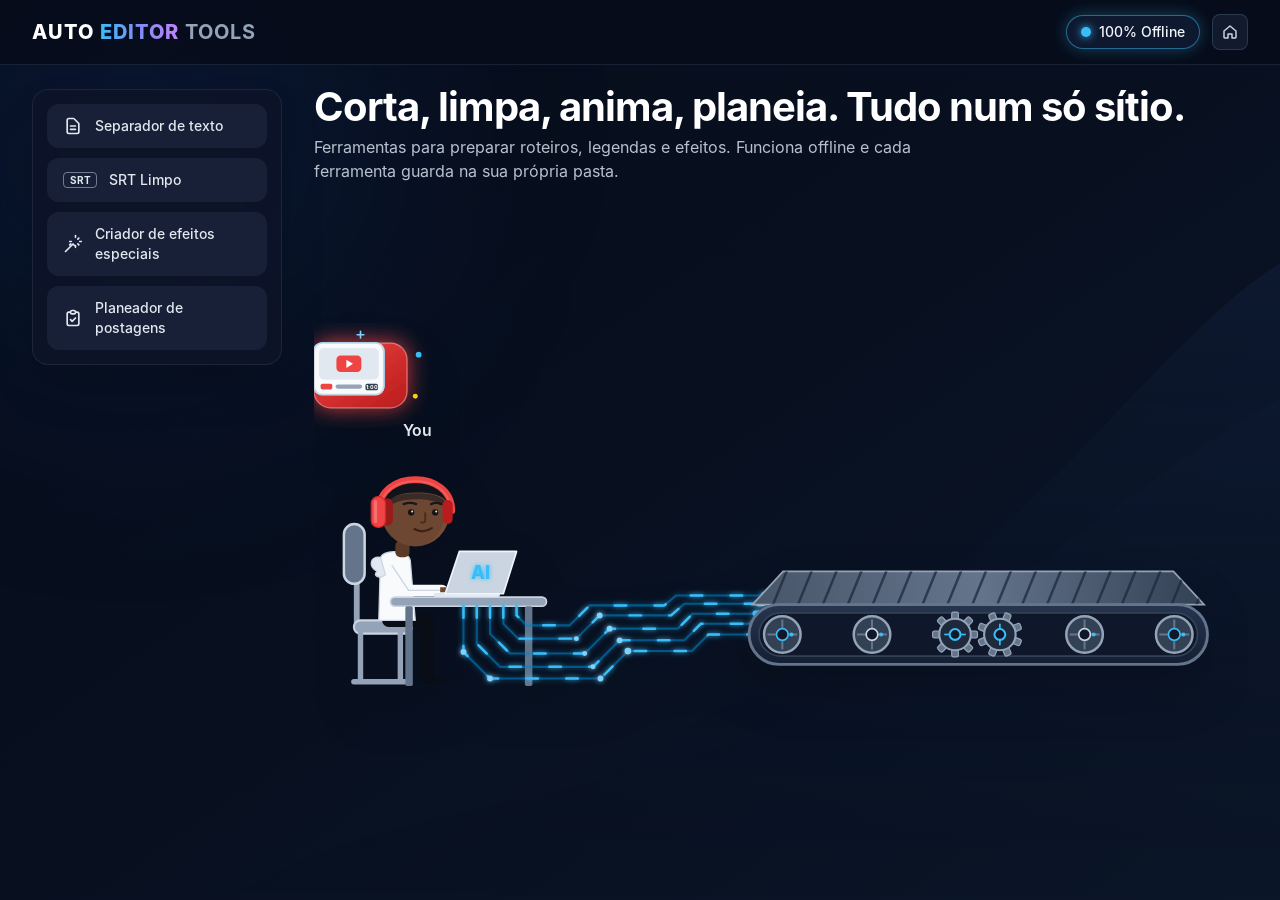
<file: index.html>
<!DOCTYPE html>
<html lang="pt-PT">
<head>
  <meta charset="UTF-8" />
  <meta name="viewport" content="width=device-width, initial-scale=1.0" />
  <title>AUTO EDITOR TOOLS</title>
  <!-- Tailwind CSS -->
  <meta name="theme-color" content="#0B1121">
  <link rel="manifest" href="manifest.webmanifest">
  <link rel="icon" type="image/png" href="icons/favicon-64.png">
  <link rel="apple-touch-icon" href="icons/apple-touch-icon.png">
  <link rel="stylesheet" href="fonts/fonts.css">
  <link rel="stylesheet" href="tw-index.css">
  <!-- Google Fonts: Inter -->
  <style>
    html, body {
      width: 100vw;
      height: 100dvh;
      margin: 0;
      padding: 0;
      overflow: hidden;
    }
    .svg-origin-center {
      transform-box: fill-box;
      transform-origin: center;
    }
    /* Animação dos pulsos nos circuitos usando apenas transform e opacity */
    @keyframes circuitPulse {
      0%, 100% {
        opacity: 0.35;
        transform: translateX(0px);
      }
      50% {
        opacity: 1;
        transform: translateX(6px);
      }
    }
    .animate-circuit-pulse {
      animation: circuitPulse 1.6s ease-in-out infinite;
    }
    .animate-circuit-pulse-fast {
      animation: circuitPulse 1.15s ease-in-out infinite;
    }

    /* Animação contínua dos cartões deslizando sobre a esteira */
    @keyframes conveyorClipRide {
      0% {
        transform: translate(540px, 212px);
        opacity: 0;
      }
      8% {
        opacity: 1;
      }
      90% {
        opacity: 1;
      }
      100% {
        transform: translate(1005px, 212px);
        opacity: 0;
      }
    }
    .conveyor-clip-1 {
      animation: conveyorClipRide 8s linear infinite;
      animation-delay: 0s;
    }
    .conveyor-clip-2 {
      animation: conveyorClipRide 8s linear infinite;
      animation-delay: -2s;
    }
    .conveyor-clip-3 {
      animation: conveyorClipRide 8s linear infinite;
      animation-delay: -4s;
    }
    .conveyor-clip-4 {
      animation: conveyorClipRide 8s linear infinite;
      animation-delay: -6s;
    }

    /* Respeita preferência de movimento reduzido */
    @media (prefers-reduced-motion: reduce) {
      *, *::before, *::after {
        animation-duration: 0.01ms !important;
        animation-iteration-count: 1 !important;
        transition-duration: 0.01ms !important;
      }
      .animate-yt-float {
        transform: translate(765px, 58px) !important;
      }
      .conveyor-clip-1 { transform: translate(575px, 212px) !important; opacity: 1 !important; }
      .conveyor-clip-2 { transform: translate(695px, 212px) !important; opacity: 1 !important; }
      .conveyor-clip-3 { transform: translate(815px, 212px) !important; opacity: 1 !important; }
      .conveyor-clip-4 { transform: translate(935px, 212px) !important; opacity: 1 !important; }
    }
  </style>
<style id="aet-layout">
/* ===== Layout compacto das ferramentas ===== */
main{position:relative}
#bottomNav{display:none}
#navToggle{display:none}
#sidebarNav{position:relative;z-index:30;transition:width .25s ease}
/* Faixa fina de título quando uma ferramenta está aberta (todos os tamanhos) */
body.in-tool #heroTitle{font-size:1.05rem!important;line-height:1.6rem!important;font-weight:600!important;white-space:nowrap;overflow:hidden;text-overflow:ellipsis}
body.in-tool #heroSubtitle{display:none}
body.in-tool main{overflow:hidden}
body.in-tool #toolWorkspaceSection{padding-top:.5rem!important;padding-bottom:0!important}
body.in-tool #toolWorkspaceArea{min-height:0!important;border-radius:.9rem}
body.in-tool #toolStatusWrap{position:absolute;top:0;right:0;padding:0!important}
body.in-tool #toolStatusWrap>div{padding:.2rem .75rem}
body.in-tool #toolStatusText{display:block;max-width:44vw;overflow:hidden;text-overflow:ellipsis;white-space:nowrap}
@media (min-width:1024px){
  body.in-tool #mainWrap{padding:.6rem .8rem!important;gap:.8rem!important}
  body.in-tool:not(.nav-expanded) #sidebarNav{width:72px!important}
  body.in-tool:not(.nav-expanded) #sidebarNav>div{padding:.5rem!important}
  body.in-tool:not(.nav-expanded) .nav-item{justify-content:center;padding-left:0!important;padding-right:0!important;gap:0!important;position:relative}
  body.in-tool:not(.nav-expanded) .nav-item>span:last-child{display:none}
  body.in-tool:not(.nav-expanded) .nav-item[data-label]:hover::after,
  body.in-tool:not(.nav-expanded) .nav-item[data-label]:focus-visible::after{content:attr(data-label);position:absolute;left:calc(100% + 12px);top:50%;transform:translateY(-50%);background:#0F182B;color:#e2e8f0;border:1px solid #334155;padding:.35rem .6rem;border-radius:.5rem;font-size:.75rem;white-space:nowrap;box-shadow:0 8px 20px rgba(0,0,0,.45);z-index:60;pointer-events:none}
  body.in-tool #navToggle{display:flex;align-items:center;justify-content:center;width:100%;height:34px;margin-top:.5rem;border-radius:.6rem;background:#111A2E;border:1px solid #334155;color:#94a3b8;cursor:pointer}
  body.in-tool #navToggle:hover{color:#fff;border-color:#64748b}
  body.in-tool:not(.nav-expanded) #navToggle svg{transform:rotate(180deg)}
}
@media (max-width:1023px){
  #sidebarNav,#mobileMenuBtn,#homeBtn{display:none!important}
  header>div{height:48px!important}
  #mainWrap{height:calc(100dvh - 48px)!important;padding:.6rem .6rem calc(64px + env(safe-area-inset-bottom,0px) + .4rem)!important}
  body.in-tool #mainWrap{padding:.4rem .4rem calc(64px + env(safe-area-inset-bottom,0px) + .3rem)!important;gap:.4rem!important}
  body.in-tool #heroTitle{padding-bottom:1.35rem}
  body.in-tool #toolStatusWrap{top:1.7rem;left:0;right:auto}
  body.in-tool #toolStatusText{font-size:.7rem;max-width:88vw}
  #bottomNav{display:flex;position:fixed;left:0;right:0;bottom:0;z-index:40;height:calc(56px + env(safe-area-inset-bottom,0px));padding-bottom:env(safe-area-inset-bottom,0px);background:rgba(7,13,26,.96);border-top:1px solid rgba(51,65,85,.8);backdrop-filter:blur(10px)}
  #bottomNav .bnav{flex:1;min-height:48px;display:flex;flex-direction:column;align-items:center;justify-content:center;gap:2px;font-size:.68rem;font-weight:600;color:#94a3b8;background:none;border:0;cursor:pointer;transition:color .2s}
  #bottomNav .bnav svg{width:22px;height:22px}
  body:not(.in-tool) #bottomNav .bnav[data-home],
  body[data-tool="separador"] #bottomNav .bnav[data-tool="separador"],
  body[data-tool="srt"] #bottomNav .bnav[data-tool="srt"],
  body[data-tool="fx"] #bottomNav .bnav[data-tool="fx"],
  body[data-tool="planeador"] #bottomNav .bnav[data-tool="planeador"]{color:#38bdf8}
}
@media (prefers-reduced-motion:reduce){#sidebarNav{transition:none}}
</style>
</head>
<body class="bg-gradient-to-br from-[#060c18] via-[#081020] to-[#0b1628] text-white font-sans antialiased w-screen h-[100dvh] flex flex-col justify-between selection:bg-blue-500 selection:text-white overflow-hidden">

  <!-- Background Ambient Glows & Wave Layers -->
  <div class="fixed inset-0 pointer-events-none z-0 overflow-hidden">
    <div class="absolute -top-32 -left-32 w-[520px] h-[520px] rounded-full bg-blue-600/10 blur-[120px]"></div>
    <svg class="absolute bottom-0 right-0 w-full h-[75%] opacity-40" viewBox="0 0 1440 700" fill="none" preserveAspectRatio="none">
      <path d="M550 700C680 510 920 490 1120 320C1260 200 1350 90 1440 40V700H550Z" fill="url(#waveGrad1)" />
      <path d="M250 700C450 580 780 610 1050 430C1230 310 1360 220 1440 180V700H250Z" fill="url(#waveGrad2)" />
      <defs>
        <linearGradient id="waveGrad1" x1="995" y1="40" x2="995" y2="700" gradientUnits="userSpaceOnUse">
          <stop offset="0%" stop-color="#1E3566" stop-opacity="0.55" />
          <stop offset="100%" stop-color="#060c18" stop-opacity="0" />
        </linearGradient>
        <linearGradient id="waveGrad2" x1="845" y1="180" x2="845" y2="700" gradientUnits="userSpaceOnUse">
          <stop offset="0%" stop-color="#142447" stop-opacity="0.7" />
          <stop offset="100%" stop-color="#060c18" stop-opacity="0" />
        </linearGradient>
      </defs>
    </svg>
  </div>

  <!-- TOP NAVIGATION BAR -->
  <header class="relative z-20 w-full shrink-0 border-b border-slate-800/80 bg-[#070d1a]/90 backdrop-blur-md">
    <div class="w-full px-5 sm:px-8 h-14 sm:h-16 flex items-center justify-between gap-3">
      
      <!-- Left: Mobile Sidebar Toggle + Brand Title -->
      <div class="flex items-center gap-3">
        <button id="mobileMenuBtn" aria-label="Abrir Menu" class="lg:hidden p-2 rounded-lg bg-slate-800/70 border border-slate-700/70 text-slate-300 hover:text-white hover:bg-slate-700 transition cursor-pointer">
          <svg class="w-5 h-5" fill="none" stroke="currentColor" stroke-width="2" viewBox="0 0 24 24">
            <path stroke-linecap="round" stroke-linejoin="round" d="M4 6h16M4 12h16M4 18h16" />
          </svg>
        </button>

        <button id="brandHomeBtn" type="button" class="flex items-center gap-1.5 tracking-wider font-extrabold text-lg sm:text-xl select-none cursor-pointer">
          <span class="text-white">AUTO</span>
          <span class="bg-gradient-to-r from-sky-400 via-indigo-400 to-purple-400 bg-clip-text text-transparent">EDITOR</span>
          <span class="text-slate-400 font-bold">TOOLS</span>
        </button>
      </div>

      <!-- Right: Static 100% Offline Badge & Home Icon -->
      <div class="flex items-center gap-2.5 sm:gap-3">
        <!-- Fixed 100% Offline Pill (Non-interactive) -->
        <div class="flex items-center gap-2 px-3.5 py-1.5 rounded-full bg-[#0E1930] border border-sky-400/50 shadow-[0_0_16px_rgba(56,189,248,0.32)] select-none">
          <span class="w-2.5 h-2.5 rounded-full bg-sky-400 shadow-[0_0_8px_#38bdf8]"></span>
          <span class="text-xs sm:text-sm font-medium text-slate-100">100% Offline</span>
        </div>

        <!-- Instalar app (só aparece se o navegador permitir) -->
        <button id="installBtn" type="button" style="display:none" class="items-center gap-1.5 px-3 h-9 rounded-lg bg-gradient-to-r from-[#3898EC] to-[#2563EB] text-white text-xs sm:text-sm font-semibold shadow-lg shadow-blue-500/20 hover:brightness-110 transition cursor-pointer">
          <svg class="w-4 h-4" fill="none" stroke="currentColor" stroke-width="2.2" viewBox="0 0 24 24"><path stroke-linecap="round" stroke-linejoin="round" d="M12 4v11m0 0l-4-4m4 4l4-4M5 19h14"/></svg>
          <span>Instalar app</span>
        </button>
        <!-- Como instalar (quando o navegador não oferece o botão) -->
        <button id="howInstallBtn" type="button" style="display:none" class="items-center gap-1.5 px-3 h-9 rounded-lg bg-[#111A2E] border border-slate-700/80 text-slate-300 hover:text-white hover:border-slate-500 text-xs sm:text-sm font-medium transition cursor-pointer">
          <svg class="w-4 h-4" fill="none" stroke="currentColor" stroke-width="2" viewBox="0 0 24 24"><circle cx="12" cy="12" r="9"/><path stroke-linecap="round" d="M12 11v5m0-8.5v.01"/></svg>
          <span>Como instalar</span>
        </button>

        <!-- Home Button -->
        <button id="homeBtn" aria-label="Página Inicial" title="Página Inicial" class="w-9 h-9 rounded-lg bg-[#111A2E] border border-slate-700/80 flex items-center justify-center text-slate-300 hover:text-white hover:border-slate-500 transition cursor-pointer">
          <svg class="w-4 h-4" fill="none" stroke="currentColor" stroke-width="2.2" viewBox="0 0 24 24">
            <path stroke-linecap="round" stroke-linejoin="round" d="M3 10.5L12 3l9 7.5V20a1 1 0 01-1 1h-5v-6H9v6H4a1 1 0 01-1-1v-9.5z" />
          </svg>
        </button>
      </div>
    </div>
  </header>

  <!-- MAIN WORKSPACE CONTAINER -->
  <div id="mainWrap" class="relative z-10 flex-1 w-full h-[calc(100dvh-4rem)] flex flex-col lg:flex-row px-5 sm:px-8 py-4 lg:py-6 gap-5 lg:gap-8 overflow-hidden">

    <!-- LEFT SIDEBAR NAVIGATION (4 Items, Neutral by default on Home) -->
    <aside id="sidebarNav" class="hidden lg:flex flex-col justify-start w-[250px] shrink-0">
      <div class="rounded-2xl bg-[#0D1528]/85 border border-slate-800/90 p-3.5 shadow-2xl backdrop-blur-md space-y-2.5">
        
        <!-- Item 1: Separador de texto -->
        <button data-tool="separador" class="nav-item w-full flex items-center gap-3 px-4 py-3 rounded-xl font-medium text-sm text-left transition-opacity duration-200 bg-[#1B253B]/80 hover:bg-[#23314E] text-slate-200 cursor-pointer">
          <svg class="w-5 h-5 shrink-0" fill="none" stroke="currentColor" stroke-width="2" viewBox="0 0 24 24">
            <path stroke-linecap="round" stroke-linejoin="round" d="M9 12h6m-6 4h6m2 5H7a2 2 0 01-2-2V5a2 2 0 012-2h5.586a1 1 0 01.707.293l5.414 5.414a1 1 0 01.293.707V19a2 2 0 01-2 2z" />
          </svg>
          <span>Separador de texto</span>
        </button>

        <!-- Item 2: SRT Limpo -->
        <button data-tool="srt" class="nav-item w-full flex items-center gap-3 px-4 py-3 rounded-xl font-medium text-sm text-left transition-opacity duration-200 bg-[#1B253B]/80 hover:bg-[#23314E] text-slate-200 cursor-pointer">
          <span class="px-1.5 py-0.5 text-[10px] font-bold tracking-tight rounded border border-slate-400/70 text-slate-200 leading-none">SRT</span>
          <span>SRT Limpo</span>
        </button>

        <!-- Item 3: Criador de efeitos especiais -->
        <button data-tool="fx" class="nav-item w-full flex items-center gap-3 px-4 py-3 rounded-xl font-medium text-sm text-left transition-opacity duration-200 bg-[#1B253B]/80 hover:bg-[#23314E] text-slate-200 cursor-pointer">
          <svg class="w-5 h-5 shrink-0" fill="none" stroke="currentColor" stroke-width="2" viewBox="0 0 24 24">
            <path stroke-linecap="round" stroke-linejoin="round" d="M15 4V2m0 14v-2M8 9h2m10 0h2M17.8 11.8L19 13m-9.8-1.2L8 13m9.8-6.8L19 5M3 21l9-9m0 0l3 3" />
          </svg>
          <span>Criador de efeitos especiais</span>
        </button>

        <!-- Item 4: Planeador de postagens -->
        <button data-tool="planeador" class="nav-item w-full flex items-center gap-3 px-4 py-3 rounded-xl font-medium text-sm text-left transition-opacity duration-200 bg-[#1B253B]/80 hover:bg-[#23314E] text-slate-200 cursor-pointer">
          <svg class="w-5 h-5 shrink-0" fill="none" stroke="currentColor" stroke-width="2" viewBox="0 0 24 24">
            <path stroke-linecap="round" stroke-linejoin="round" d="M9 5H7a2 2 0 00-2 2v12a2 2 0 002 2h10a2 2 0 002-2V7a2 2 0 00-2-2h-2M9 5a2 2 0 002 2h2a2 2 0 002-2M9 5a2 2 0 012-2h2a2 2 0 012 2m-6 9l2 2 4-4" />
          </svg>
          <span>Planeador de postagens</span>
        </button>

      </div>
    </aside>

    <!-- RIGHT CONTENT AREA (Own Scroll) -->
    <main class="flex-1 h-full flex flex-col justify-between overflow-y-auto pr-1">
      
      <!-- Header Section (Title & Subtitle) -->
      <section class="max-w-4xl shrink-0">
        <h1 id="heroTitle" class="text-2xl sm:text-3xl xl:text-[40px] font-bold tracking-tight text-white leading-tight">
          Corta, limpa, anima, planeia. Tudo num só sítio.
        </h1>
        <p id="heroSubtitle" class="mt-2.5 text-xs sm:text-sm xl:text-base text-slate-300/90 leading-relaxed max-w-2xl">
          Ferramentas para preparar roteiros, legendas e efeitos. Funciona offline e cada ferramenta guarda na sua própria pasta.
        </p>
      </section>

      <!-- HOME VIEW: ILLUSTRATED PIPELINE GRAPHIC (Visible only on Home) -->
      <section id="homeSceneSection" class="flex-1 min-h-0 flex flex-col justify-center relative w-full pt-2">
        <div class="flex-1 min-h-0 w-full flex items-center justify-center">
          <svg viewBox="0 0 1120 460" preserveAspectRatio="xMidYMid meet" class="w-full h-full max-h-[66vh] drop-shadow-2xl select-none" fill="none" xmlns="http://www.w3.org/2000/svg">
            <defs>
              <!-- Glowing Cyan Circuit Filter -->
              <filter id="cyanGlow" x="-25%" y="-25%" width="150%" height="150%">
                <feGaussianBlur stdDeviation="3.5" result="blur" />
                <feMerge>
                  <feMergeNode in="blur" />
                  <feMergeNode in="SourceGraphic" />
                </feMerge>
              </filter>

              <!-- Floating YouTube Red Card Glow -->
              <filter id="redGlow" x="-30%" y="-30%" width="160%" height="160%">
                <feGaussianBlur stdDeviation="13" result="blur" />
                <feMerge>
                  <feMergeNode in="blur" />
                  <feMergeNode in="SourceGraphic" />
                </feMerge>
              </filter>

              <!-- Metallic Conveyor Gradients -->
              <linearGradient id="beltTop" x1="0" y1="0" x2="1" y2="0">
                <stop offset="0%" stop-color="#475569" />
                <stop offset="50%" stop-color="#64748B" />
                <stop offset="100%" stop-color="#334155" />
              </linearGradient>

              <linearGradient id="beltBodyGrad" x1="0" y1="0" x2="0" y2="1">
                <stop offset="0%" stop-color="#27354F" />
                <stop offset="100%" stop-color="#141E33" />
              </linearGradient>

              <linearGradient id="ytRed" x1="0" y1="0" x2="1" y2="1">
                <stop offset="0%" stop-color="#EF4444" />
                <stop offset="100%" stop-color="#B91C1C" />
              </linearGradient>

              <!-- ClipPath para manter as ripas da esteira estritamente dentro da superfície superior -->
              <clipPath id="beltSurfaceClip">
                <path d="M565 275 L1035 275 L1072 315 L528 315 Z" />
              </clipPath>
            </defs>

            <!-- ================= 1. LEFT: EXPRESSIVE CHARACTER ("You") ================= -->
            <g id="characterGroup">
              <!-- "You" Label -->
              <text x="125" y="112" fill="#E2E8F0" font-family="Inter, sans-serif" font-size="19" font-weight="600" text-anchor="middle">You</text>

              <!-- Modern Office Chair -->
              <g id="modernChair">
                <rect x="48" y="280" width="7" height="60" rx="3.5" fill="#94A3B8" />
                <rect x="36" y="218" width="25" height="72" rx="12.5" fill="#64748B" stroke="#CBD5E1" stroke-width="3" />
                <rect x="48" y="334" width="70" height="16" rx="8" fill="#94A3B8" stroke="#CBD5E1" stroke-width="2.5" />
                <path d="M56 350 V408 M104 350 V408 M48 408 H110" stroke="#94A3B8" stroke-width="6.5" stroke-linecap="round" stroke-linejoin="round" />
              </g>

              <!-- Character Legs & Shoes -->
              <g id="characterLegs">
                <path d="M90 334 H136 V403" stroke="#090D16" stroke-width="16" stroke-linecap="round" stroke-linejoin="round" />
                <path d="M129 403 H152 C156 403 158 406 158 409 H129 Z" fill="#090D16" />
              </g>

              <!-- Character Torso (White Hoodie with Hood) -->
              <g id="characterTorso">
                <path d="M80 260 C80 248 114 248 116 262 L122 334 H78 Z" fill="#F8FAFC" stroke="#CBD5E1" stroke-width="1.5" stroke-linejoin="round" />
                <path d="M80 258 C67 256 65 270 76 275 C70 280 78 285 86 279 Z" fill="#E2E8F0" stroke="#CBD5E1" stroke-width="1.5" stroke-linejoin="round" />
              </g>

              <!-- Animated Head & Expressive Face -->
              <g class="animate-head-bob svg-origin-center">
                <!-- Neck -->
                <rect x="98" y="238" width="17" height="20" rx="6" fill="#5C3A28" />

                <!-- Head Base -->
                <circle cx="122" cy="204" r="41" fill="#6E4733" />
                <path d="M122 163 A41 41 0 0 1 122 245 A35 41 0 0 0 122 163 Z" fill="#7D523C" opacity="0.55" />

                <!-- Fade Haircut -->
                <path d="M82 197 C82 170 101 160 123 160 C145 160 161 171 162 193 C154 183 143 180 123 180 C104 180 92 184 88 198 Z" fill="#12131A" />
                <path d="M83 197 C89 185 103 181 123 181 C143 181 154 184 161 194 L159 199 C151 191 141 188 123 188 C105 188 92 192 86 203 Z" fill="#2A2223" opacity="0.75" />

                <!-- Red Headphones Band -->
                <path d="M78 202 C78 152 166 152 166 202" stroke="#EF4444" stroke-width="8" stroke-linecap="round" fill="none" />
                <path d="M80 200 C80 155 164 155 164 200" stroke="#F87171" stroke-width="2" stroke-linecap="round" fill="none" opacity="0.6" />

                <!-- Right Ear Cup (Background) -->
                <rect x="155" y="189" width="12" height="29" rx="6" fill="#B91C1C" />

                <!-- Eyebrows -->
                <path d="M108 194 Q116 191 123 194" stroke="#18181B" stroke-width="2.8" stroke-linecap="round" fill="none" />
                <path d="M141 194 Q147 191 153 194" stroke="#18181B" stroke-width="2.8" stroke-linecap="round" fill="none" />

                <!-- Blinking Eyes -->
                <g class="animate-blink svg-origin-center">
                  <circle cx="117" cy="204" r="3.8" fill="#141418" />
                  <circle cx="118.2" cy="202.8" r="1.2" fill="#FFFFFF" opacity="0.9" />
                  <circle cx="146" cy="204" r="3.8" fill="#141418" />
                  <circle cx="147.2" cy="202.8" r="1.2" fill="#FFFFFF" opacity="0.9" />
                </g>

                <!-- Nose -->
                <path d="M134 205 V214 C134 216 131 217 129 216" stroke="#472B1D" stroke-width="2.3" stroke-linecap="round" fill="none" />

                <!-- Smile -->
                <path d="M121 224 Q131 230 142 223" stroke="#3B2216" stroke-width="2.6" stroke-linecap="round" fill="none" />

                <!-- Left Red Headphone Ear Cup (Foreground) -->
                <rect x="81" y="187" width="14" height="33" rx="6.5" fill="#991B1B" />
                <rect x="69" y="185" width="17" height="37" rx="8" fill="#EF4444" stroke="#DC2626" stroke-width="1.5" />
                <rect x="72" y="189" width="4" height="28" rx="2" fill="#FCA5A5" opacity="0.45" />
              </g>

              <!-- Animated Typing Arms -->
              <g class="animate-type-left">
                <path d="M94 268 L114 298 L154 298" stroke="#F8FAFC" stroke-width="14" stroke-linecap="round" stroke-linejoin="round" fill="none" />
                <path d="M94 268 L114 298 L154 298" stroke="#CBD5E1" stroke-width="1.5" stroke-linecap="round" stroke-linejoin="round" fill="none" />
                <path d="M152 294 H164 C167 294 169 297 169 300 H152 Z" fill="#6E4733" />
              </g>

              <!-- Modern Desk -->
              <g id="modernDesk">
                <rect x="92" y="306" width="188" height="11" rx="5.5" fill="#94A3B8" stroke="#CBD5E1" stroke-width="2" />
                <rect x="110" y="317" width="9" height="96" rx="2" fill="#64748B" />
                <rect x="254" y="317" width="9" height="96" rx="2" fill="#64748B" />
              </g>

              <!-- Laptop with Glowing "AI" Logo -->
              <g id="aiLaptop">
                <rect x="144" y="301" width="80" height="5" rx="2.5" fill="#E2E8F0" />
                <path d="M158 302 L228 302 L244 251 L175 251 Z" fill="#CBD5E1" stroke="#F1F5F9" stroke-width="2" stroke-linejoin="round" />
                <text x="201" y="284" fill="#38BDF8" font-family="Inter, sans-serif" font-size="22" font-weight="800" text-anchor="middle" filter="url(#cyanGlow)" class="animate-pulse">AI</text>
              </g>
            </g>

            <!-- ================= 2. CENTER: GLOWING CIRCUIT TRACES ================= -->
            <g id="circuitTraces" filter="url(#cyanGlow)">
              <!-- Base Circuit Paths -->
              <g stroke="#0284C7" stroke-width="2.5" stroke-linecap="round" stroke-linejoin="round" opacity="0.55">
                <path d="M180 317 V372 L212 404 H345 L378 371 H455 L475 351 H535" />
                <path d="M196 317 V362 L224 390 H336 L368 358 H446 L466 338 H535" />
                <path d="M212 317 V350 L236 374 H326 L356 344 H438 L456 326 H538" />
                <path d="M228 317 V338 L246 356 H316 L344 328 H430 L446 314 H542" />
                <path d="M244 317 V328 L256 340 H308 L332 316 H422 L436 304 H548" />
              </g>

              <!-- Animated Flowing Light Dashes (Using transform/opacity only) -->
              <g stroke="#38BDF8" stroke-width="3" stroke-linecap="round" stroke-linejoin="round" stroke-dasharray="14 34">
                <path d="M180 317 V372 L212 404 H345 L378 371 H455 L475 351 H535" class="animate-circuit-pulse" />
                <path d="M196 317 V362 L224 390 H336 L368 358 H446 L466 338 H535" class="animate-circuit-pulse-fast" />
                <path d="M212 317 V350 L236 374 H326 L356 344 H438 L456 326 H538" class="animate-circuit-pulse" />
                <path d="M228 317 V338 L246 356 H316 L344 328 H430 L446 314 H542" class="animate-circuit-pulse-fast" />
                <path d="M244 317 V328 L256 340 H308 L332 316 H422 L436 304 H548" class="animate-circuit-pulse" />
              </g>

              <!-- Glowing Circuit Nodes & Junctions -->
              <g fill="#7DD3FC">
                <circle cx="180" cy="372" r="3.5" />
                <circle cx="212" cy="404" r="3.5" />
                <circle cx="345" cy="404" r="3.5" />
                <circle cx="378" cy="371" r="4" />
                <circle cx="336" cy="390" r="3" />
                <circle cx="368" cy="358" r="3.5" />
                <circle cx="326" cy="374" r="3" />
                <circle cx="356" cy="344" r="3.5" />
                <circle cx="316" cy="356" r="3" />
                <circle cx="344" cy="328" r="3.5" />
                <!-- Connector pins entering conveyor -->
                <rect x="526" y="347" width="12" height="7" rx="3.5" fill="#38BDF8" />
                <rect x="526" y="334" width="12" height="7" rx="3.5" fill="#7DD3FC" />
                <rect x="528" y="322" width="12" height="7" rx="3.5" fill="#38BDF8" />
                <rect x="532" y="310" width="12" height="7" rx="3.5" fill="#7DD3FC" />
                <rect x="538" y="300" width="12" height="7" rx="3.5" fill="#38BDF8" />
              </g>
            </g>

            <!-- ================= 3. RIGHT: ANIMATED CONVEYOR BELT & ITEMS ================= -->
            <g id="conveyorAssembly">
              
              <!-- Floating Red YouTube Play Badge Centered Directly Above Conveyor -->
              <g class="animate-yt-float">
                <rect x="0" y="0" width="112" height="78" rx="20" fill="url(#ytRed)" filter="url(#redGlow)" stroke="#FCA5A5" stroke-width="1.5" stroke-opacity="0.6" />
                <polygon points="45,23 45,55 74,39" fill="#FFFFFF" />
                <!-- Crisp White & Colored Sparkles -->
                <circle cx="-12" cy="18" r="3" fill="#FFFFFF" class="animate-ping" style="animation-duration: 2.6s" />
                <circle cx="126" cy="14" r="3.5" fill="#38BDF8" class="animate-pulse" />
                <circle cx="122" cy="64" r="3" fill="#FACC15" class="animate-pulse" />
                <path d="M-16 54 L-10 54 M-13 51 L-13 57" stroke="#FFFFFF" stroke-width="2" stroke-linecap="round" />
                <path d="M56 -14 L56 -6 M52 -10 L60 -10" stroke="#7DD3FC" stroke-width="2" stroke-linecap="round" />
              </g>

              <!-- Conveyor Top Belt Surface -->
              <path d="M565 275 L1035 275 L1072 315 L528 315 Z" fill="url(#beltTop)" stroke="#94A3B8" stroke-width="2" />

              <!-- Moving Diagonal Belt Slats (Clipped inside Top Belt Surface) -->
              <g clip-path="url(#beltSurfaceClip)">
                <g class="animate-belt-slats" stroke="#1E293B" stroke-width="3" opacity="0.75">
                  <line x1="480" y1="273" x2="462" y2="317" />
                  <line x1="510" y1="273" x2="492" y2="317" />
                  <line x1="540" y1="273" x2="522" y2="317" />
                  <line x1="570" y1="273" x2="552" y2="317" />
                  <line x1="600" y1="273" x2="582" y2="317" />
                  <line x1="630" y1="273" x2="612" y2="317" />
                  <line x1="660" y1="273" x2="642" y2="317" />
                  <line x1="690" y1="273" x2="672" y2="317" />
                  <line x1="720" y1="273" x2="702" y2="317" />
                  <line x1="750" y1="273" x2="732" y2="317" />
                  <line x1="780" y1="273" x2="762" y2="317" />
                  <line x1="810" y1="273" x2="792" y2="317" />
                  <line x1="840" y1="273" x2="822" y2="317" />
                  <line x1="870" y1="273" x2="852" y2="317" />
                  <line x1="900" y1="273" x2="882" y2="317" />
                  <line x1="930" y1="273" x2="912" y2="317" />
                  <line x1="960" y1="273" x2="942" y2="317" />
                  <line x1="990" y1="273" x2="972" y2="317" />
                  <line x1="1020" y1="273" x2="1002" y2="317" />
                  <line x1="1050" y1="273" x2="1032" y2="317" />
                  <line x1="1080" y1="273" x2="1062" y2="317" />
                </g>
              </g>

              <!-- Conveyor Side Chassis / Frame -->
              <rect x="524" y="315" width="552" height="72" rx="36" fill="url(#beltBodyGrad)" stroke="#64748B" stroke-width="3.5" />
              <rect x="536" y="325" width="528" height="52" rx="26" fill="#0F172A" stroke="#334155" stroke-width="2" />

              <!-- Roller 1 (Far Left) -->
              <g transform="translate(564, 351)">
                <g class="animate-roller-spin svg-origin-center">
                  <circle cx="0" cy="0" r="22" fill="#334155" stroke="#94A3B8" stroke-width="3" />
                  <line x1="-18" y1="0" x2="18" y2="0" stroke="#64748B" stroke-width="2.5" />
                  <line x1="0" y1="-18" x2="0" y2="18" stroke="#64748B" stroke-width="2.5" />
                  <circle cx="11" cy="0" r="2.5" fill="#38BDF8" />
                  <circle cx="0" cy="0" r="7" fill="#0F172A" stroke="#38BDF8" stroke-width="2" />
                </g>
              </g>

              <!-- Roller 2 (Mid Left) -->
              <g transform="translate(672, 351)">
                <g class="animate-roller-spin svg-origin-center">
                  <circle cx="0" cy="0" r="22" fill="#334155" stroke="#94A3B8" stroke-width="3" />
                  <line x1="-18" y1="0" x2="18" y2="0" stroke="#64748B" stroke-width="2.5" />
                  <line x1="0" y1="-18" x2="0" y2="18" stroke="#64748B" stroke-width="2.5" />
                  <circle cx="11" cy="0" r="2.5" fill="#38BDF8" />
                  <circle cx="0" cy="0" r="7" fill="#0F172A" stroke="#CBD5E1" stroke-width="2" />
                </g>
              </g>

              <!-- Central Interlocking Gear 1 (Clockwise) -->
              <g transform="translate(772, 351)">
                <g class="animate-spin-cw svg-origin-center">
                  <g fill="#64748B" stroke="#94A3B8" stroke-width="1.5">
                    <rect x="-4" y="-27" width="8" height="54" rx="2" />
                    <rect x="-27" y="-4" width="54" height="8" rx="2" />
                    <rect x="-4" y="-27" width="8" height="54" rx="2" transform="rotate(45)" />
                    <rect x="-4" y="-27" width="8" height="54" rx="2" transform="rotate(-45)" />
                  </g>
                  <circle cx="0" cy="0" r="19" fill="#1E293B" stroke="#94A3B8" stroke-width="2.5" />
                  <line x1="-13" y1="0" x2="13" y2="0" stroke="#38BDF8" stroke-width="2" />
                  <circle cx="0" cy="0" r="6.5" fill="#0F172A" stroke="#38BDF8" stroke-width="2.5" />
                </g>
              </g>

              <!-- Central Interlocking Gear 2 (Counter-Clockwise) -->
              <g transform="translate(826, 351)">
                <g class="animate-spin-ccw svg-origin-center">
                  <g fill="#64748B" stroke="#94A3B8" stroke-width="1.5" transform="rotate(22.5)">
                    <rect x="-4" y="-27" width="8" height="54" rx="2" />
                    <rect x="-27" y="-4" width="54" height="8" rx="2" />
                    <rect x="-4" y="-27" width="8" height="54" rx="2" transform="rotate(45)" />
                    <rect x="-4" y="-27" width="8" height="54" rx="2" transform="rotate(-45)" />
                  </g>
                  <circle cx="0" cy="0" r="19" fill="#1E293B" stroke="#94A3B8" stroke-width="2.5" />
                  <line x1="0" y1="-13" x2="0" y2="13" stroke="#38BDF8" stroke-width="2" />
                  <circle cx="0" cy="0" r="6.5" fill="#0F172A" stroke="#38BDF8" stroke-width="2.5" />
                </g>
              </g>

              <!-- Roller 3 (Mid Right) -->
              <g transform="translate(928, 351)">
                <g class="animate-roller-spin svg-origin-center">
                  <circle cx="0" cy="0" r="22" fill="#334155" stroke="#94A3B8" stroke-width="3" />
                  <line x1="-18" y1="0" x2="18" y2="0" stroke="#64748B" stroke-width="2.5" />
                  <line x1="0" y1="-18" x2="0" y2="18" stroke="#64748B" stroke-width="2.5" />
                  <circle cx="11" cy="0" r="2.5" fill="#38BDF8" />
                  <circle cx="0" cy="0" r="7" fill="#0F172A" stroke="#CBD5E1" stroke-width="2" />
                </g>
              </g>

              <!-- Roller 4 (Far Right) -->
              <g transform="translate(1036, 351)">
                <g class="animate-roller-spin svg-origin-center">
                  <circle cx="0" cy="0" r="22" fill="#334155" stroke="#94A3B8" stroke-width="3" />
                  <line x1="-18" y1="0" x2="18" y2="0" stroke="#64748B" stroke-width="2.5" />
                  <line x1="0" y1="-18" x2="0" y2="18" stroke="#64748B" stroke-width="2.5" />
                  <circle cx="11" cy="0" r="2.5" fill="#38BDF8" />
                  <circle cx="0" cy="0" r="7" fill="#0F172A" stroke="#38BDF8" stroke-width="2" />
                </g>
              </g>

              <!-- 4 Animated YouTube Cards Gliding Along the Conveyor Belt -->
              <!-- Card 1 -->
              <g class="conveyor-clip-1">
                <g class="animate-clip-bob">
                  <rect x="0" y="0" width="84" height="62" rx="10" fill="#F8FAFC" stroke="#38BDF8" stroke-width="2" />
                  <rect x="6" y="6" width="72" height="38" rx="6" fill="#E2E8F0" />
                  <rect x="27" y="15" width="30" height="20" rx="5" fill="#EF4444" />
                  <polygon points="39,20 39,30 47,25" fill="#FFFFFF" />
                  <rect x="8" y="49" width="14" height="7" rx="2" fill="#EF4444" />
                  <rect x="26" y="50" width="32" height="5" rx="2.5" fill="#94A3B8" />
                  <rect x="62" y="49" width="15" height="8" rx="2" fill="#334155" />
                  <text x="69.5" y="55" fill="#FFFFFF" font-family="Inter, sans-serif" font-size="6.5" font-weight="700" text-anchor="middle">0:15</text>
                </g>
              </g>

              <!-- Card 2 -->
              <g class="conveyor-clip-2">
                <g class="animate-clip-bob" style="animation-delay: 0.4s">
                  <rect x="0" y="0" width="84" height="62" rx="10" fill="#F8FAFC" stroke="#CBD5E1" stroke-width="2" />
                  <rect x="6" y="6" width="72" height="38" rx="6" fill="#E2E8F0" />
                  <rect x="27" y="15" width="30" height="20" rx="5" fill="#EF4444" />
                  <polygon points="39,20 39,30 47,25" fill="#FFFFFF" />
                  <rect x="8" y="49" width="14" height="7" rx="2" fill="#EF4444" />
                  <rect x="26" y="50" width="32" height="5" rx="2.5" fill="#94A3B8" />
                  <rect x="62" y="49" width="15" height="8" rx="2" fill="#334155" />
                  <text x="69.5" y="55" fill="#FFFFFF" font-family="Inter, sans-serif" font-size="6.5" font-weight="700" text-anchor="middle">0:30</text>
                </g>
              </g>

              <!-- Card 3 -->
              <g class="conveyor-clip-3">
                <g class="animate-clip-bob" style="animation-delay: 0.8s">
                  <rect x="0" y="0" width="84" height="62" rx="10" fill="#F8FAFC" stroke="#38BDF8" stroke-width="2" />
                  <rect x="6" y="6" width="72" height="38" rx="6" fill="#E2E8F0" />
                  <rect x="27" y="15" width="30" height="20" rx="5" fill="#EF4444" />
                  <polygon points="39,20 39,30 47,25" fill="#FFFFFF" />
                  <rect x="8" y="49" width="14" height="7" rx="2" fill="#EF4444" />
                  <rect x="26" y="50" width="32" height="5" rx="2.5" fill="#94A3B8" />
                  <rect x="62" y="49" width="15" height="8" rx="2" fill="#334155" />
                  <text x="69.5" y="55" fill="#FFFFFF" font-family="Inter, sans-serif" font-size="6.5" font-weight="700" text-anchor="middle">0:45</text>
                </g>
              </g>

              <!-- Card 4 -->
              <g class="conveyor-clip-4">
                <g class="animate-clip-bob" style="animation-delay: 1.2s">
                  <rect x="0" y="0" width="84" height="62" rx="10" fill="#F8FAFC" stroke="#CBD5E1" stroke-width="2" />
                  <rect x="6" y="6" width="72" height="38" rx="6" fill="#E2E8F0" />
                  <rect x="27" y="15" width="30" height="20" rx="5" fill="#EF4444" />
                  <polygon points="39,20 39,30 47,25" fill="#FFFFFF" />
                  <rect x="8" y="49" width="14" height="7" rx="2" fill="#EF4444" />
                  <rect x="26" y="50" width="32" height="5" rx="2.5" fill="#94A3B8" />
                  <rect x="62" y="49" width="15" height="8" rx="2" fill="#334155" />
                  <text x="69.5" y="55" fill="#FFFFFF" font-family="Inter, sans-serif" font-size="6.5" font-weight="700" text-anchor="middle">1:00</text>
                </g>
              </g>
            </g>
          </svg>
        </div>
      </section>

      <!-- TOOL VIEW: EMPTY WORKSPACE AREA + DISCRETE STATUS TAG (Visible when a tool is selected) -->
      <section id="toolWorkspaceSection" class="hidden flex-1 flex-col justify-between pt-6 pb-1">
        <!-- Reserved Empty Area for the Tool -->
        <div id="toolWorkspaceArea" class="relative flex-1 w-full min-h-[62dvh] overflow-hidden rounded-2xl border border-slate-800/80 bg-[#0D1528]/40"></div>

        <!-- Bottom Right Discrete Status Tag (Same position as previous progress pill) -->
        <div id="toolStatusWrap" class="shrink-0 pt-4 flex justify-center lg:justify-end lg:pr-8">
          <div class="inline-flex items-center gap-2.5 px-4 py-1.5 rounded-full bg-[#111A2E]/90 border border-slate-700/80 text-slate-300 shadow-lg">
            <span class="w-2 h-2 rounded-full bg-sky-400"></span>
            <span id="toolStatusText" class="text-xs sm:text-sm font-medium tracking-wide"></span>
          </div>
        </div>
      </section>

    </main>
  </div>

  <!-- INTERACTIVE SCRIPT -->
  <script>
    document.addEventListener('DOMContentLoaded', () => {
      const homeConfig = {
        title: 'Corta, limpa, anima, planeia. Tudo num só sítio.',
        subtitle: 'Ferramentas para preparar roteiros, legendas e efeitos. Funciona offline e cada ferramenta guarda na sua própria pasta.'
      };

      const toolConfigs = {
        separador: {
          title: 'Divide o roteiro em blocos para a narração',
          subtitle: 'Corta o texto em partes de até 2200 caracteres sem partir frases, prontas a colar na ferramenta de voz.',
          status: 'Limite: 2200 caracteres por bloco'
        },
        srt: {
          title: 'Limpa a legenda do TurboScribe',
          subtitle: 'Remove a marca de água e grava o ficheiro _limpo na tua pasta, em SRT ou TXT.',
          status: 'Pasta: Download/SRT Clean'
        },
        fx: {
          title: 'Transforma o bloco de efeitos num ficheiro',
          subtitle: 'Cola o código de animações que a IA te deu e guarda-o como .txt com o nome certo, ex.: L12 FX.txt.',
          status: 'Pasta: (escolhe uma pasta)'
        },
        planeador: {
          title: 'Planeia os teus vídeos',
          subtitle: 'Organiza títulos, datas e estado de cada vídeo dos teus canais, sem depender da nuvem.',
          status: 'Dados guardados neste dispositivo'
        }
      };

      const neutralBtnClass = 'nav-item w-full flex items-center gap-3 px-4 py-3 rounded-xl font-medium text-sm text-left transition-opacity duration-200 bg-[#1B253B]/80 hover:bg-[#23314E] text-slate-200 cursor-pointer';
      const activeBtnClass = 'nav-item active w-full flex items-center gap-3 px-4 py-3 rounded-xl font-semibold text-sm text-left transition-opacity duration-200 bg-gradient-to-r from-[#3898EC] to-[#2B7DE0] text-white border border-sky-300/60 shadow-[0_0_20px_rgba(56,152,236,0.45)] cursor-pointer';

      const navItems = document.querySelectorAll('.nav-item');
      const heroTitle = document.getElementById('heroTitle');
      const heroSubtitle = document.getElementById('heroSubtitle');
      const homeSceneSection = document.getElementById('homeSceneSection');
      const toolWorkspaceSection = document.getElementById('toolWorkspaceSection');
      const toolStatusText = document.getElementById('toolStatusText');
      const mobileMenuBtn = document.getElementById('mobileMenuBtn');
      const sidebarNav = document.getElementById('sidebarNav');
      const homeBtn = document.getElementById('homeBtn');
      const brandHomeBtn = document.getElementById('brandHomeBtn');

      function closeMobileMenu() {
        if (window.innerWidth < 1024) {
          sidebarNav.classList.add('hidden');
        }
      }

      function showHome() {
        navItems.forEach((btn) => {
          btn.className = neutralBtnClass;
        });

        heroTitle.textContent = homeConfig.title;
        heroSubtitle.textContent = homeConfig.subtitle;

        toolWorkspaceSection.classList.add('hidden');
        toolWorkspaceSection.classList.remove('flex');
        homeSceneSection.classList.remove('hidden');
        homeSceneSection.classList.add('flex');

        document.body.classList.remove('in-tool'); document.body.removeAttribute('data-tool');
        closeMobileMenu();
      }

      function activateTool(toolKey) {
        const config = toolConfigs[toolKey];
        if (!config) return;

        navItems.forEach((btn) => {
          btn.className = btn.dataset.tool === toolKey ? activeBtnClass : neutralBtnClass;
        });

        heroTitle.textContent = config.title;
        heroSubtitle.textContent = config.subtitle;
        toolStatusText.textContent = config.status;

        homeSceneSection.classList.add('hidden');
        homeSceneSection.classList.remove('flex');
        toolWorkspaceSection.classList.remove('hidden');
        toolWorkspaceSection.classList.add('flex');

        document.body.classList.add('in-tool'); document.body.setAttribute('data-tool', toolKey);
        closeMobileMenu();
      }

      mobileMenuBtn.addEventListener('click', () => {
        sidebarNav.classList.toggle('hidden');
      });

      homeBtn.addEventListener('click', showHome);
      brandHomeBtn.addEventListener('click', showHome);

      navItems.forEach((btn) => {
        btn.addEventListener('click', () => activateTool(btn.dataset.tool));
      });

      // Inicializa explicitamente no Home
      showHome();
    });
  </script>

  <!-- Modal: como instalar -->
  <div id="installModal" style="display:none" class="fixed inset-0 z-[100] items-center justify-center p-4 bg-slate-950/80 backdrop-blur-sm" role="dialog" aria-modal="true" aria-labelledby="installTitle">
    <div class="w-full max-w-md rounded-2xl bg-[#0F182B] border border-slate-700/80 p-6 shadow-2xl text-slate-200">
      <h2 id="installTitle" class="text-lg font-bold text-white">Instalar Auto Editor Tools</h2>
      <p class="mt-1 text-sm text-slate-400">O teu navegador não ofereceu o botão automático. Faz assim:</p>
      <ul class="mt-4 space-y-3 text-sm leading-relaxed">
        <li><span class="font-semibold text-white">Chrome / Quetta no Android:</span> toca no menu ⋮ e escolhe «Instalar app» ou «Adicionar ao ecrã principal».</li>
        <li><span class="font-semibold text-white">Chrome / Edge no computador:</span> clica no ícone de instalar na barra de endereço, ou no menu ⋮ → «Guardar e partilhar» → «Instalar».</li>
        <li><span class="font-semibold text-white">iPhone / iPad (Safari):</span> toca em Partilhar → «Adicionar ao ecrã principal».</li>
      </ul>
      <p class="mt-4 text-xs text-slate-500">Só é possível instalar quando a página está aberta pelo endereço https (por exemplo, o do GitHub Pages) e não a partir de um ficheiro guardado no telemóvel.</p>
      <button id="installModalClose" type="button" class="mt-5 w-full py-2.5 rounded-xl bg-[#1B253B] hover:bg-[#23314E] text-sm font-semibold text-white transition cursor-pointer">Fechar</button>
    </div>
  </div>

  <script>
  (function () {
    var FRAMES = { separador: 'tools/separador.html', srt: 'tools/srt.html', fx: 'tools/fx.html', planeador: 'tools/planeador.html' };
    var area = document.getElementById('toolWorkspaceArea'), made = {}, current = null, timer = null;

    function openFrame(key) {
      if (!FRAMES[key]) return;
      if (!made[key]) {
        var f = document.createElement('iframe');
        f.src = FRAMES[key]; f.title = key;
        f.className = 'absolute inset-0 w-full h-full border-0 bg-[#0B1121]';
        f.setAttribute('allow', 'clipboard-read; clipboard-write');
        area.appendChild(f); made[key] = f;
      }
      Object.keys(made).forEach(function (k) { made[k].style.display = (k === key ? 'block' : 'none'); });
    }

    // Pasta de cada ferramenta (lida da base de dados própria de cada uma)
    function readDir(dbName) {
      return new Promise(function (res) {
        try {
          var r = indexedDB.open(dbName);
          r.onerror = function () { res(null); };
          r.onsuccess = function () {
            var db = r.result;
            if (!db.objectStoreNames.contains('kv')) { db.close(); return res(null); }
            var q = db.transaction('kv').objectStore('kv').get('dir');
            q.onsuccess = function () { var v = q.result; db.close(); res(v && v.name ? v.name : null); };
            q.onerror = function () { db.close(); res(null); };
          };
        } catch (e) { res(null); }
      });
    }
    var DBS = { srt: 'srt-clean', fx: 'aet-fx' };
    function refreshStatus(key) {
      if (!DBS[key]) return;
      readDir(DBS[key]).then(function (name) {
        if (current !== key) return;
        document.getElementById('toolStatusText').textContent = name ? 'Pasta: …/' + name : 'Pasta: Downloads do navegador (escolhe uma na ferramenta)';
      });
    }
    function track(key) {
      current = key; clearInterval(timer);
      if (DBS[key]) { refreshStatus(key); timer = setInterval(function () { refreshStatus(key); }, 2500); }
    }
    document.querySelectorAll('.nav-item').forEach(function (b) {
      b.addEventListener('click', function () { openFrame(b.dataset.tool); track(b.dataset.tool); });
    });
    function goHome() { current = null; clearInterval(timer); }
    document.getElementById('homeBtn').addEventListener('click', goHome);
    document.getElementById('brandHomeBtn').addEventListener('click', goHome);

    // ---------- Instalação ----------
    var deferred = null, ib = document.getElementById('installBtn'), hb = document.getElementById('howInstallBtn');
    var standalone = (window.matchMedia && matchMedia('(display-mode: standalone)').matches) || navigator.standalone === true;
    var settled = false;
    function updateInstallUI() {
      if (standalone) { ib.style.display = 'none'; hb.style.display = 'none'; return; }
      if (deferred) { ib.style.display = 'inline-flex'; hb.style.display = 'none'; }
      else if (settled) { ib.style.display = 'none'; hb.style.display = 'inline-flex'; }
    }
    window.addEventListener('beforeinstallprompt', function (e) { e.preventDefault(); deferred = e; updateInstallUI(); });
    window.addEventListener('appinstalled', function () { standalone = true; deferred = null; updateInstallUI(); });
    setTimeout(function () { settled = true; updateInstallUI(); }, 2500);
    ib.addEventListener('click', function () {
      if (!deferred) return;
      deferred.prompt();
      deferred.userChoice.then(function () { deferred = null; updateInstallUI(); });
    });
    var modal = document.getElementById('installModal');
    hb.addEventListener('click', function () { modal.style.display = 'flex'; });
    document.getElementById('installModalClose').addEventListener('click', function () { modal.style.display = 'none'; });
    modal.addEventListener('click', function (e) { if (e.target === modal) modal.style.display = 'none'; });
    document.addEventListener('keydown', function (e) { if (e.key === 'Escape') modal.style.display = 'none'; });

    // ---------- Armazenamento persistente (o Android não apaga o cache nem a pasta guardada) ----------
    try { if (navigator.storage && navigator.storage.persist) navigator.storage.persist(); } catch (e) {}

    // ---------- Service worker ----------
    if ('serviceWorker' in navigator) {
      var hadController = !!navigator.serviceWorker.controller;
      navigator.serviceWorker.addEventListener('controllerchange', function () {
        if (!hadController || document.getElementById('updBanner')) return;
        var d = document.createElement('div'); d.id = 'updBanner';
        d.style.cssText = 'position:fixed;left:50%;transform:translateX(-50%);bottom:calc(72px + env(safe-area-inset-bottom,0px));z-index:200;display:flex;gap:12px;align-items:center;padding:10px 14px;border-radius:14px;background:#0F182B;border:1px solid #38bdf8;color:#e2e8f0;font:600 13px Inter,sans-serif;box-shadow:0 10px 30px rgba(0,0,0,.5)';
        d.innerHTML = '<span>Nova versão disponível</span><button type="button" style="background:#2563EB;color:#fff;border:0;border-radius:9px;padding:7px 12px;font:inherit;cursor:pointer">Atualizar</button>';
        d.querySelector('button').onclick = function () { location.reload(); };
        document.body.appendChild(d);
      });
      window.addEventListener('load', function () { navigator.serviceWorker.register('sw.js').catch(function (e) { console.warn('SW falhou:', e); }); });
    }
  })();
  </script>

  <!-- Barra de navegação inferior (telemóvel) -->
  <nav id="bottomNav" aria-label="Ferramentas">
    <button type="button" class="bnav" data-home aria-label="Início"><svg fill="none" stroke="currentColor" stroke-width="2" viewBox="0 0 24 24"><path stroke-linecap="round" stroke-linejoin="round" d="M3 11l9-8 9 8M5 10v10h5v-6h4v6h5V10"/></svg><span>Início</span></button>
    <button type="button" class="bnav" data-tool="separador" aria-label="Separador de texto"><svg fill="none" stroke="currentColor" stroke-width="2" viewBox="0 0 24 24"><path stroke-linecap="round" stroke-linejoin="round" d="M9 12h6m-6 4h6m2 5H7a2 2 0 01-2-2V5a2 2 0 012-2h5.586a1 1 0 01.707.293l5.414 5.414a1 1 0 01.293.707V19a2 2 0 01-2 2z"/></svg><span>Texto</span></button>
    <button type="button" class="bnav" data-tool="srt" aria-label="SRT Limpo"><svg fill="none" stroke="currentColor" stroke-width="2" viewBox="0 0 24 24"><rect x="3" y="5" width="18" height="14" rx="2"/><path stroke-linecap="round" d="M7 11h4m3 0h3M7 15h2m3 0h5"/></svg><span>SRT</span></button>
    <button type="button" class="bnav" data-tool="fx" aria-label="Criador de efeitos"><svg fill="none" stroke="currentColor" stroke-width="2" viewBox="0 0 24 24"><path stroke-linecap="round" stroke-linejoin="round" d="M5 19L19 5m-3 0v2m3 3h-2M7 3v2M4 6h2m13 11v2m-1-1h2"/></svg><span>FX</span></button>
    <button type="button" class="bnav" data-tool="planeador" aria-label="Planeador de postagens"><svg fill="none" stroke="currentColor" stroke-width="2" viewBox="0 0 24 24"><path stroke-linecap="round" stroke-linejoin="round" d="M9 5H7a2 2 0 00-2 2v12a2 2 0 002 2h10a2 2 0 002-2V7a2 2 0 00-2-2h-2M9 5a2 2 0 002 2h2a2 2 0 002-2M9 5a2 2 0 012-2h2a2 2 0 012 2m-6 9l2 2 4-4"/></svg><span>Plano</span></button>
  </nav>

  <script>
  (function () {
    // Etiquetas (tooltips) dos ícones e botão de expandir/recolher o menu
    document.querySelectorAll('.nav-item').forEach(function (b) {
      var sp = b.querySelectorAll('span'); var t = sp.length ? sp[sp.length - 1].textContent.trim() : '';
      b.setAttribute('data-label', t); b.setAttribute('aria-label', t); b.setAttribute('title', t);
    });
    var aside = document.getElementById('sidebarNav');
    var tg = document.createElement('button');
    tg.id = 'navToggle'; tg.type = 'button'; tg.setAttribute('aria-label', 'Expandir ou recolher o menu'); tg.title = 'Expandir / recolher o menu';
    tg.innerHTML = '<svg width="16" height="16" fill="none" stroke="currentColor" stroke-width="2.2" viewBox="0 0 24 24"><path stroke-linecap="round" stroke-linejoin="round" d="M15 6l-6 6 6 6"/></svg>';
    aside.appendChild(tg);
    try { if (sessionStorage.getItem('aet-nav') === 'open') document.body.classList.add('nav-expanded'); } catch (e) {}
    tg.addEventListener('click', function () {
      var on = document.body.classList.toggle('nav-expanded');
      try { sessionStorage.setItem('aet-nav', on ? 'open' : 'closed'); } catch (e) {}
    });
    // Barra inferior reutiliza a navegação existente
    document.querySelectorAll('#bottomNav .bnav').forEach(function (b) {
      b.addEventListener('click', function () {
        if (b.hasAttribute('data-home')) { document.getElementById('homeBtn').click(); return; }
        var t = document.querySelector('.nav-item[data-tool="' + b.dataset.tool + '"]'); if (t) t.click();
      });
    });
  })();
  </script>
</body>
</html>
</file>
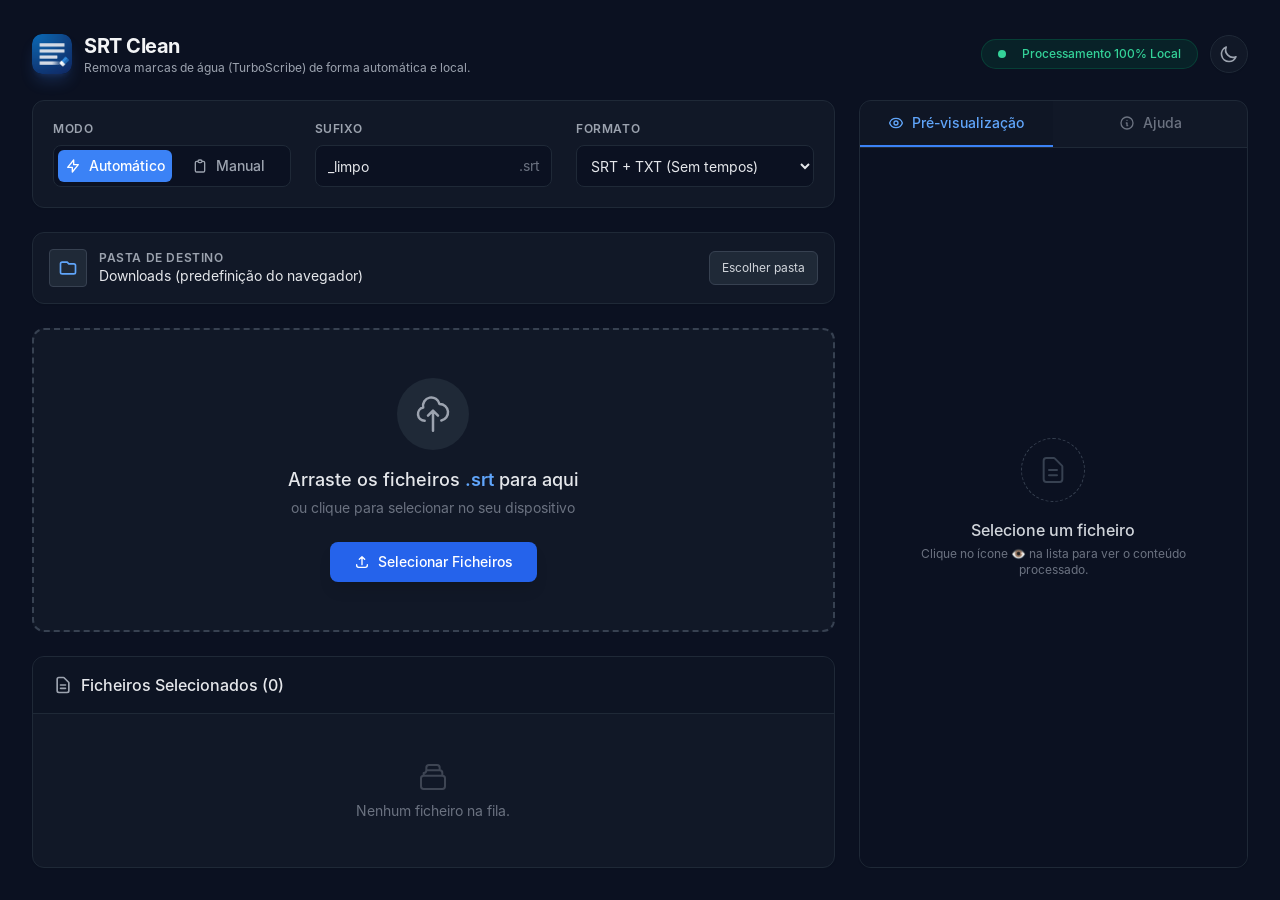
<file: tools/srt/index.html>
<!DOCTYPE html>
<html lang="pt-PT">
<head>
    <meta charset="UTF-8">
    <meta name="viewport" content="width=device-width, initial-scale=1.0, viewport-fit=cover">
    <title>SRT Clean</title>
    <meta name="theme-color" content="#0B1121">
    <meta name="description" content="Remove marcas de água (TurboScribe) de ficheiros SRT, 100% offline.">
    <meta name="mobile-web-app-capable" content="yes">
    <meta name="apple-mobile-web-app-capable" content="yes">
    <meta name="apple-mobile-web-app-title" content="SRT Clean">
    <meta name="apple-mobile-web-app-status-bar-style" content="black-translucent">
    <link rel="stylesheet" href="../../fonts/fonts.css">
    <link rel="icon" type="image/png" href="icons/favicon-64.png">
    <link rel="apple-touch-icon" href="icons/apple-touch-icon.png">
    <link rel="stylesheet" href="css/tw-local.css">
    <link rel="stylesheet" href="css/app.css">
    
</head>
<body class="min-h-screen p-4 md:p-6 lg:p-8 flex flex-col font-sans">

    <!-- Header -->
    <header class="flex flex-col sm:flex-row justify-between items-start sm:items-center mb-6 gap-4 animate-fade-in">
        <div class="flex items-center gap-3">
            <img src="icons/icon-header.png" alt="SRT Clean" width="40" height="40" class="w-10 h-10 rounded-lg shadow-lg shadow-blue-500/20" style="border-radius:10px">
            <div>
                <h1 class="text-xl font-bold tracking-tight">SRT Clean</h1>
                <p class="text-xs text-gray-400 hidden sm:block">Remova marcas de água (TurboScribe) de forma automática e local.</p>
            </div>
        </div>
        <div class="flex items-center gap-3">
            <div class="hidden sm:flex items-center gap-4 bg-emerald-900/30 border border-emerald-800/50 rounded-full px-4 py-1.5">
                <div class="w-2 h-2 rounded-full bg-emerald-400 animate-pulse"></div>
                <span class="text-xs font-medium text-emerald-400">Processamento 100% Local</span>
            </div>
            <button id="installBtn" onclick="installApp()" class="text-xs font-medium bg-blue-600 hover:bg-blue-500 text-white px-3 py-2 rounded-lg shadow-lg">Instalar app</button>
            <!-- Theme Toggle Button -->
            <button onclick="toggleTheme()" class="p-2 rounded-full bg-dark-800 border border-dark-700 text-gray-400 hover:text-blue-400 transition-colors shadow-sm" title="Alternar Tema Claro/Escuro" id="themeToggleBtn">
                <!-- Sun Icon -->
                <svg id="iconSun" xmlns="http://www.w3.org/2000/svg" class="h-5 w-5 hidden" fill="none" viewBox="0 0 24 24" stroke="currentColor"><path stroke-linecap="round" stroke-linejoin="round" stroke-width="2" d="M12 3v1m0 16v1m9-9h-1M4 12H3m15.364 6.364l-.707-.707M6.343 6.343l-.707-.707m12.728 0l-.707.707M6.343 17.657l-.707.707M16 12a4 4 0 11-8 0 4 4 0 018 0z" /></svg>
                <!-- Moon Icon -->
                <svg id="iconMoon" xmlns="http://www.w3.org/2000/svg" class="h-5 w-5" fill="none" viewBox="0 0 24 24" stroke="currentColor"><path stroke-linecap="round" stroke-linejoin="round" stroke-width="2" d="M20.354 15.354A9 9 0 018.646 3.646 9.003 9.003 0 0012 21a9.003 9.003 0 008.354-5.646z" /></svg>
            </button>
        </div>
    </header>

    <!-- Main Grid Layout -->
    <main class="flex-1 grid grid-cols-1 lg:grid-cols-3 gap-6 animate-fade-in" style="animation-delay: 0.1s;">
        
        <!-- LEFT COLUMN (Config & Queue) -->
        <div class="lg:col-span-2 flex flex-col gap-6">
            
            <!-- Compact Config Panel -->
            <section class="bg-dark-800 border border-dark-700 rounded-xl p-5 flex flex-col sm:flex-row gap-6 shadow-sm">
                
                <!-- Mode Toggle -->
                <div class="flex-1">
                    <label class="block text-xs font-semibold text-gray-400 uppercase tracking-wider mb-2">Modo</label>
                    <div class="flex bg-dark-900 p-1 rounded-lg border border-dark-700 h-[42px]">
                        <button id="modeAuto" onclick="setMode('auto')" class="toggle-btn active flex-1 flex items-center justify-center gap-2 rounded-md text-sm font-medium transition-all">
                            <svg xmlns="http://www.w3.org/2000/svg" class="h-4 w-4" fill="none" viewBox="0 0 24 24" stroke="currentColor"><path stroke-linecap="round" stroke-linejoin="round" stroke-width="2" d="M13 10V3L4 14h7v7l9-11h-7z" /></svg>
                            Automático
                        </button>
                        <button id="modeManual" onclick="setMode('manual')" class="toggle-btn flex-1 flex items-center justify-center gap-2 rounded-md text-sm font-medium transition-all">
                            <svg xmlns="http://www.w3.org/2000/svg" class="h-4 w-4" fill="none" viewBox="0 0 24 24" stroke="currentColor"><path stroke-linecap="round" stroke-linejoin="round" stroke-width="2" d="M9 5H7a2 2 0 00-2 2v12a2 2 0 002 2h10a2 2 0 002-2V7a2 2 0 00-2-2h-2M9 5a2 2 0 002 2h2a2 2 0 002-2M9 5a2 2 0 012-2h2a2 2 0 012 2" /></svg>
                            Manual
                        </button>
                    </div>
                </div>

                <!-- Suffix Input -->
                <div class="flex-1">
                    <label class="block text-xs font-semibold text-gray-400 uppercase tracking-wider mb-2">Sufixo</label>
                    <div class="relative">
                        <input type="text" id="suffixInput" value="_limpo" 
                            class="w-full bg-dark-900 border border-dark-700 text-gray-200 text-sm rounded-lg block p-2.5 pl-3 pr-10 focus:ring-blue-500 focus:border-blue-500 h-[42px]" 
                            placeholder="Ex: _limpo">
                        <div class="absolute inset-y-0 right-0 flex items-center pr-3 pointer-events-none text-gray-500 text-sm">.srt</div>
                    </div>
                </div>

                <!-- Format Output -->
                <div class="flex-1">
                    <label class="block text-xs font-semibold text-gray-400 uppercase tracking-wider mb-2">Formato</label>
                    <select id="formatSelect" class="bg-dark-900 border border-dark-700 text-gray-200 text-sm rounded-lg focus:ring-blue-500 focus:border-blue-500 block w-full p-2.5 h-[42px]">
                        <option value="srt">Apenas SRT</option>
                        <option value="txt">Apenas TXT</option>
                        <option value="both" selected>SRT + TXT (Sem tempos)</option>
                        <option value="both_times">SRT + TXT (Com tempos)</option>
                    </select>
                </div>
            </section>

            <!-- Folder Panel -->
            <section class="bg-dark-800 border border-dark-700 rounded-xl p-4 flex flex-col sm:flex-row sm:items-center justify-between gap-3 shadow-sm">
                <div class="flex items-center gap-3 min-w-0">
                    <div class="bg-dark-700 p-2 rounded text-blue-400 shrink-0 border border-dark-600">
                        <svg xmlns="http://www.w3.org/2000/svg" class="h-5 w-5" fill="none" viewBox="0 0 24 24" stroke="currentColor"><path stroke-linecap="round" stroke-linejoin="round" stroke-width="2" d="M3 7v10a2 2 0 002 2h14a2 2 0 002-2V9a2 2 0 00-2-2h-6l-2-2H5a2 2 0 00-2 2z" /></svg>
                    </div>
                    <div class="flex flex-col min-w-0">
                        <span class="text-xs font-semibold text-gray-400 uppercase tracking-wider">Pasta de destino</span>
                        <span id="folderLabel" class="text-sm text-gray-200 truncate">Downloads (predefinição do navegador)</span>
                    </div>
                </div>
                <div class="flex items-center gap-2 shrink-0">
                    <button id="folderBtn" onclick="chooseFolder()" class="text-xs bg-dark-700 hover:bg-dark-600 text-gray-300 px-3 py-2 rounded-md border border-dark-600 transition-colors">Escolher pasta</button>
                    <button id="folderResetBtn" onclick="resetFolder()" class="hidden text-xs text-red-400 hover:text-red-300 px-2 py-2 transition-colors">Remover</button>
                </div>
            </section>

            <!-- Dropzone -->
            <section id="dropzone" class="border-2 border-dashed border-dark-600 bg-dark-800 rounded-xl p-8 sm:p-12 flex flex-col items-center justify-center text-center group transition-all duration-300 relative">
                <div class="bg-dark-700 p-4 rounded-full mb-4 group-hover:bg-blue-600/20 transition-colors">
                    <svg xmlns="http://www.w3.org/2000/svg" class="h-10 w-10 text-gray-400 group-hover:text-blue-400 transition-colors" fill="none" viewBox="0 0 24 24" stroke="currentColor">
                        <path stroke-linecap="round" stroke-linejoin="round" stroke-width="1.5" d="M7 16a4 4 0 01-.88-7.903A5 5 0 1115.9 6L16 6a5 5 0 011 9.9M15 13l-3-3m0 0l-3 3m3-3v12" />
                    </svg>
                </div>
                <h3 class="text-lg font-medium text-gray-200 mb-1">Arraste os ficheiros <span class="text-blue-400 font-semibold">.srt</span> para aqui</h3>
                <p class="text-sm text-gray-500 mb-6">ou clique para selecionar no seu dispositivo</p>
                <button onclick="document.getElementById('fileInput').click()" class="bg-blue-600 hover:bg-blue-500 text-white text-sm font-medium py-2.5 px-6 rounded-lg shadow-lg flex items-center gap-2 transition-transform active:scale-95 z-10 relative">
                    <svg xmlns="http://www.w3.org/2000/svg" class="h-4 w-4" fill="none" viewBox="0 0 24 24" stroke="currentColor"><path stroke-linecap="round" stroke-linejoin="round" stroke-width="2" d="M4 16v1a3 3 0 003 3h10a3 3 0 003-3v-1m-4-8l-4-4m0 0L8 8m4-4v12" /></svg>
                    Selecionar Ficheiros
                </button>
                <input type="file" id="fileInput" multiple accept="*/*" class="absolute inset-0 w-full h-full opacity-0 cursor-pointer z-0">
            </section>

            <!-- File Queue -->
            <section class="bg-dark-800 border border-dark-700 rounded-xl flex flex-col flex-1 shadow-sm overflow-hidden">
                <div class="px-5 py-4 border-b border-dark-700 flex justify-between items-center bg-dark-900/50">
                    <div class="flex items-center gap-2">
                        <svg xmlns="http://www.w3.org/2000/svg" class="h-5 w-5 text-gray-400" fill="none" viewBox="0 0 24 24" stroke="currentColor"><path stroke-linecap="round" stroke-linejoin="round" stroke-width="2" d="M9 12h6m-6 4h6m2 5H7a2 2 0 01-2-2V5a2 2 0 012-2h5.586a1 1 0 01.707.293l5.414 5.414a1 1 0 01.293.707V19a2 2 0 01-2 2z" /></svg>
                        <h2 class="font-medium text-gray-200">Ficheiros Selecionados (<span id="queueCount">0</span>)</h2>
                    </div>
                    <div id="batchActions" class="hidden flex items-center gap-2">
                        <button onclick="downloadZip()" class="text-xs bg-dark-700 hover:bg-dark-600 text-gray-300 px-3 py-1.5 rounded-md transition-colors flex items-center gap-1" title="Um único ficheiro SRT Clean.zip">ZIP</button>
                        <button onclick="downloadAll()" class="text-xs bg-dark-700 hover:bg-dark-600 text-gray-300 px-3 py-1.5 rounded-md transition-colors flex items-center gap-1">
                            <svg xmlns="http://www.w3.org/2000/svg" class="h-3 w-3" fill="none" viewBox="0 0 24 24" stroke="currentColor"><path stroke-linecap="round" stroke-linejoin="round" stroke-width="2" d="M4 16v1a3 3 0 003 3h10a3 3 0 003-3v-1m-4-4l-4 4m0 0l-4-4m4 4V4" /></svg>
                            Descarregar Todos
                        </button>
                        <button onclick="clearQueue()" class="text-xs text-red-400 hover:text-red-300 px-2 py-1.5 transition-colors">Limpar</button>
                    </div>
                </div>
                
                <div class="flex-1 p-2 overflow-y-auto max-h-[300px] min-h-[150px]" id="queueList">
                    <!-- Empty State -->
                    <div id="emptyQueue" class="h-full flex flex-col items-center justify-center text-gray-500 gap-2">
                        <svg xmlns="http://www.w3.org/2000/svg" class="h-8 w-8 opacity-50" fill="none" viewBox="0 0 24 24" stroke="currentColor"><path stroke-linecap="round" stroke-linejoin="round" stroke-width="1.5" d="M19 11H5m14 0a2 2 0 012 2v6a2 2 0 01-2 2H5a2 2 0 01-2-2v-6a2 2 0 012-2m14 0V9a2 2 0 00-2-2M5 11V9a2 2 0 002-2m0 0V5a2 2 0 012-2h6a2 2 0 012 2v2M7 7h10" /></svg>
                        <p class="text-sm">Nenhum ficheiro na fila.</p>
                    </div>
                    <!-- List items will be injected here -->
                </div>
            </section>
        </div>

        <!-- RIGHT COLUMN (Sidebar / Preview) -->
        <div class="lg:col-span-1 flex flex-col gap-6 h-full">
            
            <section class="bg-dark-800 border border-dark-700 rounded-xl shadow-sm flex flex-col h-full overflow-hidden">
                <!-- Tabs -->
                <div class="flex border-b border-dark-700">
                    <button id="tabPreview" onclick="switchTab('preview')" class="flex-1 py-3 text-sm font-medium border-b-2 border-blue-500 text-blue-400 bg-dark-900/30 flex justify-center items-center gap-2 transition-colors">
                        <svg xmlns="http://www.w3.org/2000/svg" class="h-4 w-4" fill="none" viewBox="0 0 24 24" stroke="currentColor"><path stroke-linecap="round" stroke-linejoin="round" stroke-width="2" d="M15 12a3 3 0 11-6 0 3 3 0 016 0z" /><path stroke-linecap="round" stroke-linejoin="round" stroke-width="2" d="M2.458 12C3.732 7.943 7.523 5 12 5c4.478 0 8.268 2.943 9.542 7-1.274 4.057-5.064 7-9.542 7-4.477 0-8.268-2.943-9.542-7z" /></svg>
                        Pré-visualização
                    </button>
                    <button id="tabHelp" onclick="switchTab('help')" class="flex-1 py-3 text-sm font-medium border-b-2 border-transparent text-gray-500 hover:text-gray-300 flex justify-center items-center gap-2 transition-colors">
                        <svg xmlns="http://www.w3.org/2000/svg" class="h-4 w-4" fill="none" viewBox="0 0 24 24" stroke="currentColor"><path stroke-linecap="round" stroke-linejoin="round" stroke-width="2" d="M13 16h-1v-4h-1m1-4h.01M21 12a9 9 0 11-18 0 9 9 0 0118 0z" /></svg>
                        Ajuda
                    </button>
                </div>

                <!-- Preview Content Area -->
                <div class="flex-1 relative bg-dark-900 p-4 min-h-[300px] flex flex-col overflow-hidden">
                    
                    <!-- PREVIEW PANEL -->
                    <div id="previewPanel" class="flex-1 flex flex-col h-full relative">
                        <!-- Empty Preview State -->
                        <div id="emptyPreview" class="absolute inset-0 flex flex-col items-center justify-center text-center p-6 text-gray-500">
                            <div class="w-16 h-16 rounded-full border border-dashed border-dark-600 flex items-center justify-center mb-4">
                                <svg xmlns="http://www.w3.org/2000/svg" class="h-8 w-8 text-dark-600" fill="none" viewBox="0 0 24 24" stroke="currentColor"><path stroke-linecap="round" stroke-linejoin="round" stroke-width="1.5" d="M9 12h6m-6 4h6m2 5H7a2 2 0 01-2-2V5a2 2 0 012-2h5.586a1 1 0 01.707.293l5.414 5.414a1 1 0 01.293.707V19a2 2 0 01-2 2z" /></svg>
                            </div>
                            <p class="font-medium text-gray-300 mb-1">Selecione um ficheiro</p>
                            <p class="text-xs">Clique no ícone 👁️ na lista para ver o conteúdo processado.</p>
                        </div>

                        <!-- Active Preview State (Hidden initially) -->
                        <div id="activePreview" class="hidden flex-col h-full animate-fade-in z-10 bg-dark-900">
                            <div class="flex justify-between items-center mb-2">
                                <span id="previewFilename" class="text-xs font-semibold text-blue-400 truncate max-w-[200px]">filename.srt</span>
                                <span class="text-[10px] bg-dark-700 px-2 py-0.5 rounded text-gray-400">Pós-limpeza</span>
                            </div>
                            <textarea id="previewTextarea" readonly class="flex-1 w-full bg-dark-800 border border-dark-700 rounded-lg p-3 text-sm text-gray-300 font-mono resize-none focus:outline-none focus:border-dark-600"></textarea>
                            
                            <div class="mt-4 pt-4 border-t border-dark-700 flex gap-2">
                                <button onclick="downloadActivePreview('srt')" class="flex-1 bg-dark-700 hover:bg-dark-600 text-gray-200 text-xs font-medium py-2 rounded transition-colors flex items-center justify-center gap-1 border border-dark-600">
                                    Descarregar .SRT
                                </button>
                                <button onclick="downloadActivePreview('txt')" class="flex-1 bg-dark-700 hover:bg-dark-600 text-gray-200 text-xs font-medium py-2 rounded transition-colors flex items-center justify-center gap-1 border border-dark-600">
                                    Descarregar .TXT
                                </button>
                            </div>
                        </div>
                    </div>

                    <!-- HELP PANEL (Hidden initially) -->
                    <div id="helpPanel" class="hidden flex-col h-full animate-fade-in overflow-y-auto pr-2 text-sm text-gray-300">
                        <h3 class="font-semibold text-gray-100 mb-4 text-base">Instruções de Uso</h3>
                        
                        <div class="space-y-4">
                            <div class="bg-dark-800/50 p-3 rounded-lg border border-dark-700">
                                <h4 class="text-blue-400 font-medium mb-1 flex items-center gap-2">
                                    <svg xmlns="http://www.w3.org/2000/svg" class="h-4 w-4" fill="none" viewBox="0 0 24 24" stroke="currentColor"><path stroke-linecap="round" stroke-linejoin="round" stroke-width="2" d="M13 10V3L4 14h7v7l9-11h-7z" /></svg>
                                    Modo Automático
                                </h4>
                                <p class="text-gray-400 text-xs leading-relaxed">A forma mais rápida. Arraste um ou dezenas de ficheiros para a área tracejada. O sistema processa e descarrega tudo automaticamente com base nas configurações, sem necessitar de cliques extra.</p>
                            </div>
                            
                            <div class="bg-dark-800/50 p-3 rounded-lg border border-dark-700">
                                <h4 class="text-blue-400 font-medium mb-1 flex items-center gap-2">
                                    <svg xmlns="http://www.w3.org/2000/svg" class="h-4 w-4" fill="none" viewBox="0 0 24 24" stroke="currentColor"><path stroke-linecap="round" stroke-linejoin="round" stroke-width="2" d="M9 5H7a2 2 0 00-2 2v12a2 2 0 002 2h10a2 2 0 002-2V7a2 2 0 00-2-2h-2M9 5a2 2 0 002 2h2a2 2 0 002-2M9 5a2 2 0 012-2h2a2 2 0 012 2" /></svg>
                                    Modo Manual
                                </h4>
                                <p class="text-gray-400 text-xs leading-relaxed">Ideal para controlo. Arraste ficheiros para criar uma lista. Selecione o ícone 👁️ para verificar como a legenda ficou antes de descarregar individualmente ou todas de uma vez.</p>
                            </div>

                            <div class="bg-dark-800/50 p-3 rounded-lg border border-dark-700">
                                <h4 class="text-blue-400 font-medium mb-2 flex items-center gap-2">
                                    <svg xmlns="http://www.w3.org/2000/svg" class="h-4 w-4" fill="none" viewBox="0 0 24 24" stroke="currentColor"><path stroke-linecap="round" stroke-linejoin="round" stroke-width="2" d="M8 7v8a2 2 0 002 2h6M8 7V5a2 2 0 012-2h4.586a1 1 0 01.707.293l4.414 4.414a1 1 0 01.293.707V15a2 2 0 01-2 2h-2M8 7H6a2 2 0 00-2 2v10a2 2 0 002 2h8a2 2 0 002-2v-2" /></svg>
                                    Formatos de Saída
                                </h4>
                                <ul class="list-disc pl-4 text-xs text-gray-400 space-y-1.5">
                                    <li><strong class="text-gray-300">Apenas SRT:</strong> Mantém a legenda funcional para vídeos, removendo apenas a marca de água.</li>
                                    <li><strong class="text-gray-300">Ambos (Sem tempos):</strong> Cria o SRT e também um documento TXT limpo, excelente para ler como um resumo.</li>
                                    <li><strong class="text-gray-300">Ambos (Com tempos):</strong> Cria o SRT e um TXT preservando todas as timestamps e numerações de linhas.</li>
                                </ul>
                            </div>
                        </div>
                    </div>
                </div>
            </section>

        </div>
    </main>
    <div id="toast" class="toast" role="status"></div>

    <script src="js/pwa.js"></script>
    <!-- Application Script -->
    <script>
        // --- State Management ---
        const state = {
            mode: 'auto', // 'auto' | 'manual'
            files: [],    // Array of { id, originalName, content, cleanedSrt, cleanedTxt, size, status }
            selectedId: null
        };

        // --- DOM Elements ---
        const els = {
            dropzone: document.getElementById('dropzone'),
            fileInput: document.getElementById('fileInput'),
            suffixInput: document.getElementById('suffixInput'),
            formatSelect: document.getElementById('formatSelect'),
            queueList: document.getElementById('queueList'),
            emptyQueue: document.getElementById('emptyQueue'),
            queueCount: document.getElementById('queueCount'),
            batchActions: document.getElementById('batchActions'),
            emptyPreview: document.getElementById('emptyPreview'),
            activePreview: document.getElementById('activePreview'),
            previewFilename: document.getElementById('previewFilename'),
            previewTextarea: document.getElementById('previewTextarea'),
            tabPreview: document.getElementById('tabPreview'),
            tabHelp: document.getElementById('tabHelp'),
            previewPanel: document.getElementById('previewPanel'),
            helpPanel: document.getElementById('helpPanel'),
        };

        // --- Setup Event Listeners ---
        // Dropzone Events
        els.dropzone.addEventListener('dragover', (e) => { e.preventDefault(); els.dropzone.classList.add('dragover'); });
        els.dropzone.addEventListener('dragleave', (e) => { e.preventDefault(); els.dropzone.classList.remove('dragover'); });
        els.dropzone.addEventListener('drop', (e) => {
            e.preventDefault();
            els.dropzone.classList.remove('dragover');
            handleFileSelection(e.dataTransfer.files);
        });
        
        // Input Event
        els.fileInput.addEventListener('change', (e) => {
            handleFileSelection(e.target.files);
            els.fileInput.value = ''; // Reset
        });

        // Mode Toggle
        window.setMode = function(mode) {
            state.mode = mode;
            document.getElementById('modeAuto').classList.toggle('active', mode === 'auto');
            document.getElementById('modeManual').classList.toggle('active', mode === 'manual');
            
            if (typeof savePreferences === 'function') savePreferences();
            
            // Re-render UI based on mode if needed (hide/show some batch actions)
            renderQueue();
        };

        // Theme Toggle Logic
        window.toggleTheme = function() {
            document.body.classList.toggle('light-mode');
            const isLight = document.body.classList.contains('light-mode');
            localStorage.setItem('srtCleanerTheme', isLight ? 'light' : 'dark');
            
            document.getElementById('iconSun').classList.toggle('hidden', !isLight);
            document.getElementById('iconMoon').classList.toggle('hidden', isLight);
        };

        // Initialize Theme from LocalStorage
        if (localStorage.getItem('srtCleanerTheme') === 'light') {
            toggleTheme();
        }

        // --- Preferences Management ---
        function savePreferences() {
            localStorage.setItem('srtCleanerMode', state.mode);
            localStorage.setItem('srtCleanerSuffix', els.suffixInput.value);
            localStorage.setItem('srtCleanerFormat', els.formatSelect.value);
        }

        // Save preferences whenever suffix or format changes
        els.suffixInput.addEventListener('input', savePreferences);
        els.formatSelect.addEventListener('change', savePreferences);

        function loadPreferences() {
            const savedSuffix = localStorage.getItem('srtCleanerSuffix');
            if (savedSuffix !== null) els.suffixInput.value = savedSuffix;

            const savedFormat = localStorage.getItem('srtCleanerFormat');
            if (savedFormat) els.formatSelect.value = savedFormat;

            const savedMode = localStorage.getItem('srtCleanerMode');
            if (savedMode) setMode(savedMode);
        }

        // Load all saved settings when the app starts
        loadPreferences();

        // --- Core Logic ---

        function handleFileSelection(fileList) {
            if (!fileList || fileList.length === 0) return;
            
            Array.from(fileList).forEach(file => {
                if (file.name.toLowerCase().endsWith('.srt')) {
                    const fileId = Date.now().toString() + Math.random().toString(36).substr(2, 5);
                    const fileObj = {
                        id: fileId,
                        originalName: file.name,
                        size: formatBytes(file.size),
                        status: 'A LER...',
                        content: '',
                        cleanedSrt: '',
                        cleanedTxt: ''
                    };
                    state.files.push(fileObj);
                    readFile(file, fileObj);
                }
            });
            renderQueue();
        }

        function readFile(file, fileObj) {
            const reader = new FileReader();
            reader.onload = (e) => {
                fileObj.content = e.target.result;
                processContent(fileObj);
                
                // If Auto mode, download immediately based on config
                if (state.mode === 'auto') {
                    executeDownloads(fileObj);
                }
            };
            reader.readAsText(file, 'UTF-8');
        }

        function processContent(fileObj) {
            // Regex to remove TurboScribe watermark and trailing whitespace/newlines
            const watermarkRegex = /\([^\)]*TurboScribe[^\)]*\)\s*/gi;
            
            // Generate Cleaned SRT
            let srt = fileObj.content.replace(watermarkRegex, '');
            
            // Edge case: if removing watermark left a completely empty cue (just number and timestamp), remove the cue.
            // A basic cue looks like: "1\n00:00:00,000 --> 00:00:00,000\n\n"
            const emptyCueRegex = /^\d+\r?\n\d{2}:\d{2}:\d{2},\d{3} --> \d{2}:\d{2}:\d{2},\d{3}\r?\n\r?\n/gm;
            srt = srt.replace(emptyCueRegex, '');
            
            fileObj.cleanedSrt = srt;

            // Generate Cleaned TXT (Strip Sequence Numbers and Timestamps)
            let txt = srt;
            txt = txt.replace(/^\d+\r?\n/gm, ''); // Remove sequence numbers
            txt = txt.replace(/^\d{2}:\d{2}:\d{2},\d{3} --> \d{2}:\d{2}:\d{2},\d{3}\r?\n/gm, ''); // Remove timestamps
            txt = txt.replace(/\n{2,}/g, '\n\n'); // Normalize multiple blank lines to double breaks for readability
            
            fileObj.cleanedTxt = txt.trim();
            fileObj.status = 'Pronto';
            
            renderQueue();
            
            // If this is the currently previewed file, update the preview
            if (state.selectedId === fileObj.id) {
                openPreview(fileObj.id);
            }
        }

        function getOutputs(fileObj) {
            const format = els.formatSelect.value;
            const out = [];
            if (format === 'srt' || format === 'both' || format === 'both_times') {
                out.push({ name: getNewFilename(fileObj.originalName, 'srt'), content: fileObj.cleanedSrt });
            }
            if (format === 'txt' || format === 'both') {
                out.push({ name: getNewFilename(fileObj.originalName, 'txt'), content: fileObj.cleanedTxt });
            }
            if (format === 'both_times') {
                // O TXT com tempos tem o mesmo conteúdo exato do SRT, apenas muda a extensão
                out.push({ name: getNewFilename(fileObj.originalName, 'txt'), content: fileObj.cleanedSrt });
            }
            return out;
        }

        async function executeDownloads(fileObj) {
            for (const o of getOutputs(fileObj)) {
                await triggerDownload(o.content, o.name);
            }
        }

        // --- UI Rendering ---

        function renderQueue() {
            els.queueCount.textContent = state.files.length;
            
            if (state.files.length === 0) {
                els.emptyQueue.style.display = 'flex';
                els.batchActions.classList.add('hidden');
                els.queueList.innerHTML = '';
                els.queueList.appendChild(els.emptyQueue);
                closePreview();
                return;
            }

            els.emptyQueue.style.display = 'none';
            els.batchActions.classList.remove('hidden');
            
            // Save empty queue element
            const emptyEl = els.emptyQueue;
            els.queueList.innerHTML = '';
            els.queueList.appendChild(emptyEl);

            // Build List
            state.files.slice().reverse().forEach(f => {
                const item = document.createElement('div');
                const isSelected = f.id === state.selectedId;
                
                item.className = `flex items-center justify-between p-3 mb-2 rounded-lg border transition-all ${isSelected ? 'bg-dark-700 border-blue-500/50' : 'bg-dark-900 border-dark-700 hover:border-dark-600'}`;
                
                item.innerHTML = `
                    <div class="flex items-center gap-3 overflow-hidden">
                        <div class="bg-dark-800 p-2 rounded text-blue-400 shrink-0 border border-dark-700">
                            <svg xmlns="http://www.w3.org/2000/svg" class="h-4 w-4" fill="none" viewBox="0 0 24 24" stroke="currentColor"><path stroke-linecap="round" stroke-linejoin="round" stroke-width="2" d="M9 12h6m-6 4h6m2 5H7a2 2 0 01-2-2V5a2 2 0 012-2h5.586a1 1 0 01.707.293l5.414 5.414a1 1 0 01.293.707V19a2 2 0 01-2 2z" /></svg>
                        </div>
                        <div class="flex flex-col min-w-0">
                            <span class="text-sm font-medium text-gray-200 truncate" title="${f.originalName}">${f.originalName}</span>
                            <div class="flex items-center gap-2 mt-0.5">
                                <span class="text-[10px] text-gray-500">${f.size}</span>
                                ${f.status === 'Pronto' 
                                    ? `<span class="flex items-center gap-1 text-[10px] text-emerald-400 bg-emerald-400/10 px-1.5 py-0.5 rounded"><svg xmlns="http://www.w3.org/2000/svg" class="h-3 w-3" viewBox="0 0 20 20" fill="currentColor"><path fill-rule="evenodd" d="M10 18a8 8 0 100-16 8 8 0 000 16zm3.707-9.293a1 1 0 00-1.414-1.414L9 10.586 7.707 9.293a1 1 0 00-1.414 1.414l2 2a1 1 0 001.414 0l4-4z" clip-rule="evenodd" /></svg> Pronto</span>`
                                    : `<span class="text-[10px] text-yellow-400 animate-pulse">${f.status}</span>`
                                }
                            </div>
                        </div>
                    </div>
                    
                    <div class="flex items-center gap-1 sm:gap-2 shrink-0 ml-2">
                        <button onclick="openPreview('${f.id}')" class="p-1.5 text-gray-400 hover:text-blue-400 hover:bg-dark-700 rounded transition-colors" title="Pré-visualizar">
                            <svg xmlns="http://www.w3.org/2000/svg" class="h-4 w-4" fill="none" viewBox="0 0 24 24" stroke="currentColor"><path stroke-linecap="round" stroke-linejoin="round" stroke-width="2" d="M15 12a3 3 0 11-6 0 3 3 0 016 0z" /><path stroke-linecap="round" stroke-linejoin="round" stroke-width="2" d="M2.458 12C3.732 7.943 7.523 5 12 5c4.478 0 8.268 2.943 9.542 7-1.274 4.057-5.064 7-9.542 7-4.477 0-8.268-2.943-9.542-7z" /></svg>
                        </button>
                        ${state.mode === 'manual' ? `
                            <button onclick="downloadSingle('${f.id}')" class="hidden sm:flex items-center gap-1 text-[10px] uppercase font-bold tracking-wider text-blue-400 border border-blue-900/50 hover:bg-blue-900/30 px-2 py-1.5 rounded transition-colors">
                                Baixar
                            </button>
                        ` : ''}
                        <div class="w-px h-4 bg-dark-700 mx-1 hidden sm:block"></div>
                        <button onclick="removeFile('${f.id}')" class="p-1.5 text-gray-500 hover:text-red-400 hover:bg-dark-700 rounded transition-colors" title="Remover">
                            <svg xmlns="http://www.w3.org/2000/svg" class="h-4 w-4" fill="none" viewBox="0 0 24 24" stroke="currentColor"><path stroke-linecap="round" stroke-linejoin="round" stroke-width="2" d="M19 7l-.867 12.142A2 2 0 0116.138 21H7.862a2 2 0 01-1.995-1.858L5 7m5 4v6m4-6v6m1-10V4a1 1 0 00-1-1h-4a1 1 0 00-1 1v3M4 7h16" /></svg>
                        </button>
                    </div>
                `;
                els.queueList.appendChild(item);
            });
        }

        // --- Interaction Handlers ---

        window.switchTab = function(tabName) {
            if (tabName === 'preview') {
                els.tabPreview.classList.add('border-blue-500', 'text-blue-400', 'bg-dark-900/30');
                els.tabPreview.classList.remove('border-transparent', 'text-gray-500');
                
                els.tabHelp.classList.remove('border-blue-500', 'text-blue-400', 'bg-dark-900/30');
                els.tabHelp.classList.add('border-transparent', 'text-gray-500');
                
                els.previewPanel.classList.remove('hidden');
                els.previewPanel.classList.add('flex');
                els.helpPanel.classList.add('hidden');
                els.helpPanel.classList.remove('flex');
            } else if (tabName === 'help') {
                els.tabHelp.classList.add('border-blue-500', 'text-blue-400', 'bg-dark-900/30');
                els.tabHelp.classList.remove('border-transparent', 'text-gray-500');
                
                els.tabPreview.classList.remove('border-blue-500', 'text-blue-400', 'bg-dark-900/30');
                els.tabPreview.classList.add('border-transparent', 'text-gray-500');
                
                els.helpPanel.classList.remove('hidden');
                els.helpPanel.classList.add('flex');
                els.previewPanel.classList.add('hidden');
                els.previewPanel.classList.remove('flex');
            }
        };

        window.openPreview = function(id) {
            state.selectedId = id;
            renderQueue(); // Update selection highlight
            
            const file = state.files.find(f => f.id === id);
            if (!file) return;

            switchTab('preview'); // Automatically switch to preview tab if reading a file

            els.emptyPreview.classList.add('hidden');
            els.activePreview.classList.remove('hidden');
            els.activePreview.classList.add('flex');
            
            els.previewFilename.textContent = file.originalName;
            
            // Show SRT by default in preview
            els.previewTextarea.value = file.cleanedSrt;
        }

        function closePreview() {
            state.selectedId = null;
            els.emptyPreview.classList.remove('hidden');
            els.activePreview.classList.add('hidden');
            els.activePreview.classList.remove('flex');
        }

        window.removeFile = function(id) {
            state.files = state.files.filter(f => f.id !== id);
            if (state.selectedId === id) closePreview();
            renderQueue();
        }

        window.clearQueue = function() {
            state.files = [];
            closePreview();
            renderQueue();
        }

        window.downloadSingle = function(id) {
            const file = state.files.find(f => f.id === id);
            if (file) executeDownloads(file);
        }

        window.downloadAll = async function() {
            for (const f of state.files) await executeDownloads(f);
        }

        window.downloadZip = async function() {
            const entries = [];
            const seen = {};
            const enc = new TextEncoder();
            state.files.forEach(f => getOutputs(f).forEach(o => {
                let name = o.name;
                if (seen[name]) { const i = name.lastIndexOf('.'); name = name.slice(0, i) + '_' + seen[name] + name.slice(i); }
                seen[o.name] = (seen[o.name] || 0) + 1;
                entries.push({ name, data: enc.encode(o.content) });
            }));
            if (!entries.length) return;
            await saveBlob(buildZip(entries), 'SRT Clean.zip');
        }

        window.downloadActivePreview = function(format) {
            if (!state.selectedId) return;
            const file = state.files.find(f => f.id === state.selectedId);
            if (!file) return;
            
            const globalFormat = els.formatSelect.value;

            if (format === 'srt') {
                triggerDownload(file.cleanedSrt, getNewFilename(file.originalName, 'srt'));
            }
            if (format === 'txt') {
                // Respeita a escolha do utilizador também no botão de download individual
                const txtContent = (globalFormat === 'both_times') ? file.cleanedSrt : file.cleanedTxt;
                triggerDownload(txtContent, getNewFilename(file.originalName, 'txt'));
            }
        }

        // --- Helpers ---

        function formatBytes(bytes, decimals = 1) {
            if (bytes === 0) return '0 Bytes';
            const k = 1024;
            const dm = decimals < 0 ? 0 : decimals;
            const sizes = ['Bytes', 'KB', 'MB'];
            const i = Math.floor(Math.log(bytes) / Math.log(k));
            return parseFloat((bytes / Math.pow(k, i)).toFixed(dm)) + ' ' + sizes[i];
        }

        function getNewFilename(original, ext) {
            const suffix = els.suffixInput.value.trim();
            const base = original.replace(/\.[^/.]+$/, ""); // Remove extension
            return `${base}${suffix}.${ext}`;
        }

        function triggerDownload(content, filename) {
            return saveBlob(new Blob([content], { type: 'text/plain;charset=utf-8' }), filename);
        }
    </script>
</body>
</html>
</file>
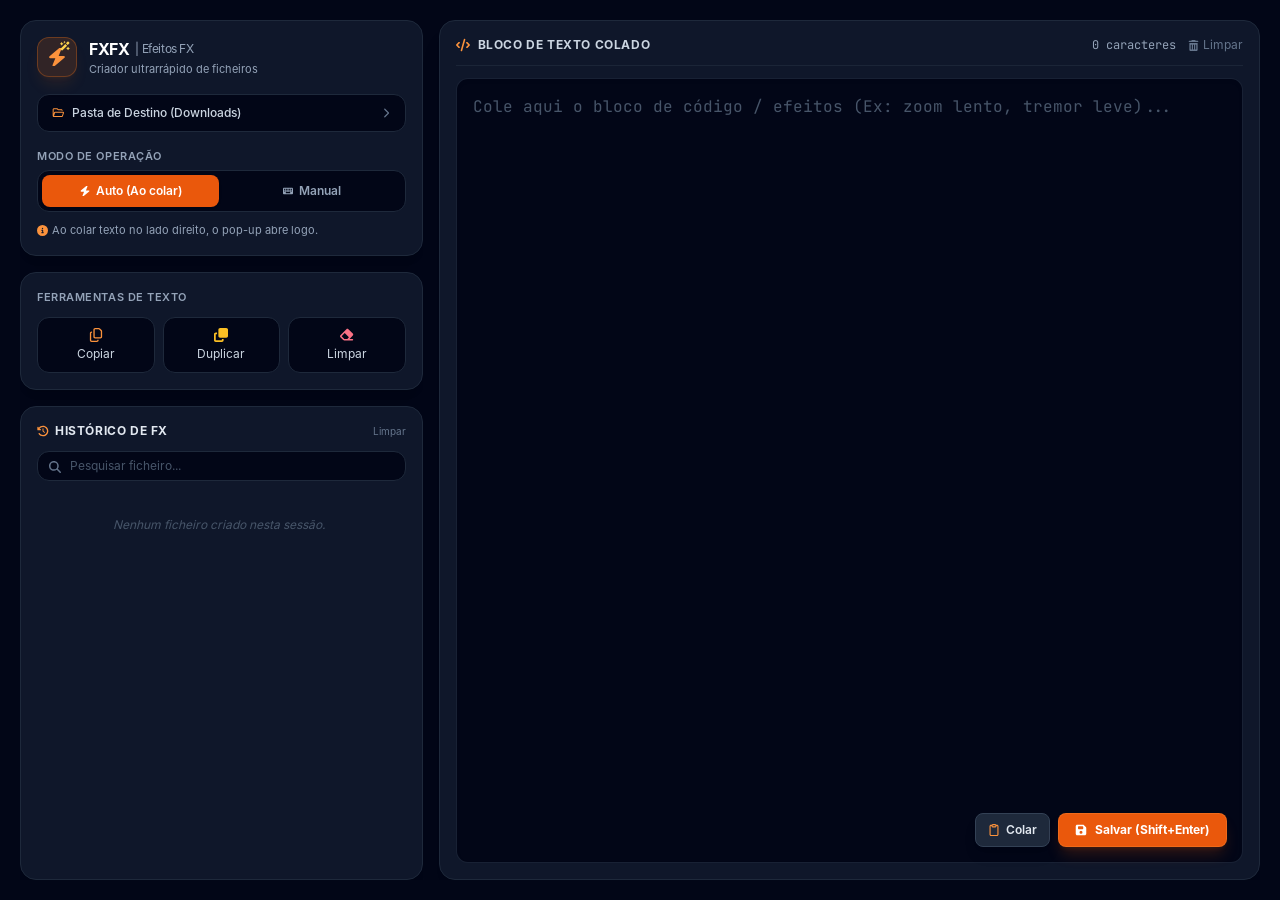
<file: tools/fx.html>
<!DOCTYPE html>
<html lang="pt">
<head>
  <meta charset="UTF-8">
  <meta name="viewport" content="width=device-width, initial-scale=1.0">
  <title>Criador de Ficheiros FX</title>
  <!-- Tailwind CSS CDN -->
  <link rel="stylesheet" href="../fonts/fonts.css">
<link rel="stylesheet" href="fx-tw.css">
  <!-- Font Awesome Icons -->
  <!-- Google Fonts - Inter & JetBrains Mono -->
  <style>
    body {
      background-color: #0b0f17;
      color: #e2e8f0;
      font-family: 'Inter', sans-serif;
    }
    .custom-scrollbar::-webkit-scrollbar {
      width: 6px;
      height: 6px;
    }
    .custom-scrollbar::-webkit-scrollbar-track {
      background: #0f172a;
    }
    .custom-scrollbar::-webkit-scrollbar-thumb {
      background: #1e293b;
      border-radius: 4px;
    }
    .custom-scrollbar::-webkit-scrollbar-thumb:hover {
      background: #334155;
    }
  </style>
</head>
<body class="h-screen w-screen overflow-hidden flex flex-col p-3 md:p-5 bg-slate-950 text-slate-100 antialiased selection:bg-brand-500 selection:text-white">

  <!-- Main Split Layout Container -->
  <div class="flex-1 grid grid-cols-1 lg:grid-cols-12 gap-4 h-full max-w-[1600px] w-full mx-auto overflow-hidden">
    
    <!-- LADO ESQUERDO: Painel de Controlo, Ferramentas e Histórico (4 colunas em desktop) -->
    <aside class="lg:col-span-4 flex flex-col gap-4 h-full overflow-y-auto custom-scrollbar">
      
      <!-- Card Topo: Logótipo FXFX & Seleção de Pasta -->
      <div class="bg-slate-900 border border-slate-800 p-4 rounded-2xl shadow-xl space-y-4">
        
        <!-- Logo Header -->
        <div class="flex items-center justify-between">
          <div class="flex items-center space-x-3">
            <div class="w-10 h-10 rounded-xl bg-brand-500/15 border border-brand-500/30 flex items-center justify-center text-brand-400 shadow-lg shadow-brand-500/10">
              <div class="relative">
                <svg class="text-lg" style="width:1em;height:1em;display:inline-block;vertical-align:-0.125em" viewBox="0 0 448 512" fill="currentColor" aria-hidden="true"><path d="M338.8-9.9c11.9 8.6 16.3 24.2 10.9 37.8L271.3 224H416c13.5 0 25.5 8.4 30.1 21.1s.7 26.9-9.6 35.5l-288 240c-11.3 9.4-27.4 9.9-39.3 1.3s-16.3-24.2-10.9-37.8L176.7 288H32c-13.5 0-25.5-8.4-30.1-21.1s-.7-26.9 9.6-35.5l288-240c11.3-9.4 27.4-9.9 39.3-1.3"/></svg>
                <svg class="text-[10px] absolute -top-1 -right-1 text-amber-300" style="width:1em;height:1em;display:inline-block;vertical-align:-0.125em" viewBox="0 0 576 512" fill="currentColor" aria-hidden="true"><path d="m263.4-27 14.8 36.8L315 24.6c3 1.2 5 4.2 5 7.4s-2 6.2-5 7.4l-36.8 14.8L263.4 91c-1.2 3-4.2 5-7.4 5s-6.2-2-7.4-5l-14.8-36.8L197 39.4c-3-1.2-5-4.2-5-7.4s2-6.2 5-7.4l36.8-14.8L248.6-27c1.2-3 4.2-5 7.4-5s6.2 2 7.4 5M110.7 41.7l21.5 50.1 50.1 21.5c5.9 2.5 9.7 8.3 9.7 14.7s-3.8 12.2-9.7 14.7l-50.1 21.5-21.5 50.1c-2.5 5.9-8.3 9.7-14.7 9.7s-12.2-3.8-14.7-9.7l-21.5-50.1-50.1-21.5C3.8 140.2 0 134.4 0 128s3.8-12.2 9.7-14.7l50.1-21.5 21.5-50.1C83.8 35.8 89.6 32 96 32s12.2 3.8 14.7 9.7M464 304c6.4 0 12.2 3.8 14.7 9.7l21.5 50.1 50.1 21.5c5.9 2.5 9.7 8.3 9.7 14.7s-3.8 12.2-9.7 14.7l-50.1 21.5-21.5 50.1c-2.5 5.9-8.3 9.7-14.7 9.7s-12.2-3.8-14.7-9.7l-21.5-50.1-50.1-21.5c-5.9-2.5-9.7-8.3-9.7-14.7s3.8-12.2 9.7-14.7l50.1-21.5 21.5-50.1c2.5-5.9 8.3-9.7 14.7-9.7M460 0c11 0 21.6 4.4 29.5 12.2l42.3 42.3C539.6 62.4 544 73 544 84s-4.4 21.6-12.2 29.5l-88.2 88.2-101.3-101.3 88.2-88.2C438.4 4.4 449 0 460 0M44.2 398.5l264.2-264.2 101.3 101.3-264.2 264.2C137.6 507.6 127 512 116 512s-21.6-4.4-29.5-12.2l-42.3-42.3C36.4 449.6 32 439 32 428s4.4-21.6 12.2-29.5"/></svg>
              </div>
            </div>
            <div>
              <h1 class="text-base font-bold text-white tracking-tight flex items-center gap-1.5">
                FXFX <span class="text-slate-400 font-normal text-xs">| Efeitos FX</span>
              </h1>
              <p class="text-[11px] text-slate-400">Criador ultrarrápido de ficheiros</p>
            </div>
          </div>
        </div>

        <!-- Botão Escolher Pasta -->
        <button id="btn-select-dir" class="w-full flex items-center justify-between bg-slate-950 hover:bg-slate-800/80 text-slate-300 text-xs font-medium py-2.5 px-3.5 rounded-xl border border-slate-800 transition active:scale-98">
          <span class="flex items-center gap-2 truncate">
            <svg class="text-brand-400" style="width:1em;height:1em;display:inline-block;vertical-align:-0.125em" viewBox="0 0 576 512" fill="currentColor" aria-hidden="true"><path d="m97.5 400 50-160h379.4l-50 160zm190.7 48H477c21 0 39.6-13.6 45.8-33.7l50-160c9.7-30.9-13.4-62.3-45.8-62.3H147.6c-21 0-39.6 13.6-45.8 33.7l-21.6 68.7V96c0-8.8 7.2-16 16-16h138.7c3.5 0 6.8 1.1 9.6 3.2l38.4 28.8c13.8 10.4 30.7 16 48 16h117.3c8.8 0 16 7.2 16 16h48c0-35.3-28.7-64-64-64H330.9c-6.9 0-13.7-2.2-19.2-6.4l-38.4-28.8C262.2 36.5 248.8 32 234.9 32H96.2c-35.3 0-64 28.7-64 64v288c0 35.3 28.7 64 64 64z"/></svg>
            <span id="dir-label" class="truncate">Pasta de Destino (Downloads)</span>
          </span>
          <svg class="text-[10px] text-slate-500" style="width:1em;height:1em;display:inline-block;vertical-align:-0.125em" viewBox="0 0 320 512" fill="currentColor" aria-hidden="true"><path d="M311.1 233.4c12.5 12.5 12.5 32.8 0 45.3l-192 192c-12.5 12.5-32.8 12.5-45.3 0s-12.5-32.8 0-45.3L243.2 256 73.9 86.6c-12.5-12.5-12.5-32.8 0-45.3s32.8-12.5 45.3 0l192 192z"/></svg>
        </button>

        <!-- Seletor de Modo (Auto vs Manual) -->
        <div class="space-y-1.5">
          <label class="text-[11px] font-semibold text-slate-400 uppercase tracking-wider block">Modo de Operação</label>
          <div class="bg-slate-950 p-1 rounded-xl border border-slate-800 grid grid-cols-2 gap-1">
            <button id="mode-auto" class="py-2 px-3 rounded-lg text-xs font-semibold flex items-center justify-center gap-1.5 transition bg-brand-600 text-white shadow">
              <svg class="text-[10px]" style="width:1em;height:1em;display:inline-block;vertical-align:-0.125em" viewBox="0 0 448 512" fill="currentColor" aria-hidden="true"><path d="M338.8-9.9c11.9 8.6 16.3 24.2 10.9 37.8L271.3 224H416c13.5 0 25.5 8.4 30.1 21.1s.7 26.9-9.6 35.5l-288 240c-11.3 9.4-27.4 9.9-39.3 1.3s-16.3-24.2-10.9-37.8L176.7 288H32c-13.5 0-25.5-8.4-30.1-21.1s-.7-26.9 9.6-35.5l288-240c11.3-9.4 27.4-9.9 39.3-1.3"/></svg>
              <span>Auto (Ao colar)</span>
            </button>
            <button id="mode-manual" class="py-2 px-3 rounded-lg text-xs font-semibold flex items-center justify-center gap-1.5 transition text-slate-400 hover:text-slate-200">
              <svg class="text-[10px]" style="width:1em;height:1em;display:inline-block;vertical-align:-0.125em" viewBox="0 0 576 512" fill="currentColor" aria-hidden="true"><path d="M64 64C28.7 64 0 92.7 0 128v256c0 35.3 28.7 64 64 64h448c35.3 0 64-28.7 64-64V128c0-35.3-28.7-64-64-64zm16 64h32c8.8 0 16 7.2 16 16v32c0 8.8-7.2 16-16 16H80c-8.8 0-16-7.2-16-16v-32c0-8.8 7.2-16 16-16M64 240c0-8.8 7.2-16 16-16h32c8.8 0 16 7.2 16 16v32c0 8.8-7.2 16-16 16H80c-8.8 0-16-7.2-16-16zm112-112h32c8.8 0 16 7.2 16 16v32c0 8.8-7.2 16-16 16h-32c-8.8 0-16-7.2-16-16v-32c0-8.8 7.2-16 16-16m-16 112c0-8.8 7.2-16 16-16h32c8.8 0 16 7.2 16 16v32c0 8.8-7.2 16-16 16h-32c-8.8 0-16-7.2-16-16zm16 80h224c8.8 0 16 7.2 16 16v32c0 8.8-7.2 16-16 16H176c-8.8 0-16-7.2-16-16v-32c0-8.8 7.2-16 16-16m80-176c0-8.8 7.2-16 16-16h32c8.8 0 16 7.2 16 16v32c0 8.8-7.2 16-16 16h-32c-8.8 0-16-7.2-16-16zm16 80h32c8.8 0 16 7.2 16 16v32c0 8.8-7.2 16-16 16h-32c-8.8 0-16-7.2-16-16v-32c0-8.8 7.2-16 16-16m80-80c0-8.8 7.2-16 16-16h32c8.8 0 16 7.2 16 16v32c0 8.8-7.2 16-16 16h-32c-8.8 0-16-7.2-16-16zm16 80h32c8.8 0 16 7.2 16 16v32c0 8.8-7.2 16-16 16h-32c-8.8 0-16-7.2-16-16v-32c0-8.8 7.2-16 16-16m80-80c0-8.8 7.2-16 16-16h32c8.8 0 16 7.2 16 16v32c0 8.8-7.2 16-16 16h-32c-8.8 0-16-7.2-16-16zm16 80h32c8.8 0 16 7.2 16 16v32c0 8.8-7.2 16-16 16h-32c-8.8 0-16-7.2-16-16v-32c0-8.8 7.2-16 16-16"/></svg>
              <span>Manual</span>
            </button>
          </div>
          <p id="status-hint" class="text-[11px] text-slate-400 pt-1 flex items-center gap-1">
            <svg class="text-brand-400" style="width:1em;height:1em;display:inline-block;vertical-align:-0.125em" viewBox="0 0 512 512" fill="currentColor" aria-hidden="true"><path d="M256 512a256 256 0 1 0 0-512 256 256 0 1 0 0 512m-32-352a32 32 0 1 1 64 0 32 32 0 1 1-64 0m-8 64h48c13.3 0 24 10.7 24 24v88h8c13.3 0 24 10.7 24 24s-10.7 24-24 24h-80c-13.3 0-24-10.7-24-24s10.7-24 24-24h24v-64h-24c-13.3 0-24-10.7-24-24s10.7-24 24-24"/></svg>
            Ao colar texto no lado direito, o pop-up abre logo.
          </p>
        </div>
      </div>

      <!-- Card Barra de Ferramentas Rápida (Inspirado no Mockup 4) -->
      <div class="bg-slate-900 border border-slate-800 p-4 rounded-2xl shadow-xl space-y-3">
        <span class="text-[11px] font-semibold text-slate-400 uppercase tracking-wider block">Ferramentas de Texto</span>
        <div class="grid grid-cols-3 gap-2">
          <button id="tool-copy" class="flex flex-col items-center justify-center p-2.5 bg-slate-950 hover:bg-slate-800 rounded-xl border border-slate-800 text-slate-300 text-xs transition active:scale-95">
            <svg class="text-brand-400 text-sm mb-1" style="width:1em;height:1em;display:inline-block;vertical-align:-0.125em" viewBox="0 0 448 512" fill="currentColor" aria-hidden="true"><path d="M384 336H192c-8.8 0-16-7.2-16-16V64c0-8.8 7.2-16 16-16h133.5c4.2 0 8.3 1.7 11.3 4.7l58.5 58.5c3 3 4.7 7.1 4.7 11.3V320c0 8.8-7.2 16-16 16m-192 48h192c35.3 0 64-28.7 64-64V122.5c0-17-6.7-33.3-18.7-45.3l-58.6-58.5C358.7 6.7 342.5 0 325.5 0H192c-35.3 0-64 28.7-64 64v256c0 35.3 28.7 64 64 64M64 128c-35.3 0-64 28.7-64 64v256c0 35.3 28.7 64 64 64h192c35.3 0 64-28.7 64-64v-16h-48v16c0 8.8-7.2 16-16 16H64c-8.8 0-16-7.2-16-16V192c0-8.8 7.2-16 16-16h16v-48z"/></svg>
            <span>Copiar</span>
          </button>
          <button id="tool-duplicate" class="flex flex-col items-center justify-center p-2.5 bg-slate-950 hover:bg-slate-800 rounded-xl border border-slate-800 text-slate-300 text-xs transition active:scale-95">
            <svg class="text-amber-400 text-sm mb-1" style="width:1em;height:1em;display:inline-block;vertical-align:-0.125em" viewBox="0 0 512 512" fill="currentColor" aria-hidden="true"><path d="M288 448H64V224h48v-64H64c-35.3 0-64 28.7-64 64v224c0 35.3 28.7 64 64 64h224c35.3 0 64-28.7 64-64v-48h-64zm-64-96h224c35.3 0 64-28.7 64-64V64c0-35.3-28.7-64-64-64H224c-35.3 0-64 28.7-64 64v224c0 35.3 28.7 64 64 64"/></svg>
            <span>Duplicar</span>
          </button>
          <button id="tool-clear" class="flex flex-col items-center justify-center p-2.5 bg-slate-950 hover:bg-slate-800 rounded-xl border border-slate-800 text-slate-300 text-xs transition active:scale-95">
            <svg class="text-rose-400 text-sm mb-1" style="width:1em;height:1em;display:inline-block;vertical-align:-0.125em" viewBox="0 0 576 512" fill="currentColor" aria-hidden="true"><path d="M178.5 416h123l65.3-65.3-173.5-173.5L66.6 303.9l112 112zm45.5 64h-45.5c-17 0-33.3-6.7-45.3-18.7L17 345C6.1 334.1 0 319.4 0 304s6.1-30.1 17-41L263 17c10.9-10.9 25.6-17 41-17s30.1 6.1 41 17l182 182c10.9 10.9 17 25.6 17 41s-6.1 30.1-17 41L392 416h120c17.7 0 32 14.3 32 32s-14.3 32-32 32z"/></svg>
            <span>Limpar</span>
          </button>
        </div>
      </div>

      <!-- Card Histórico de Ficheiros Salvos (Inspirado no Mockup 4) -->
      <div class="bg-slate-900 border border-slate-800 p-4 rounded-2xl shadow-xl flex-1 flex flex-col overflow-hidden min-h-[220px]">
        
        <!-- Header & Pesquisa -->
        <div class="flex items-center justify-between mb-3">
          <span class="text-xs font-bold text-slate-200 uppercase tracking-wider flex items-center gap-1.5">
            <svg class="text-brand-400" style="width:1em;height:1em;display:inline-block;vertical-align:-0.125em" viewBox="0 0 576 512" fill="currentColor" aria-hidden="true"><path d="M288 64c106 0 192 86 192 192s-86 192-192 192c-65.2 0-122.9-32.5-157.6-82.3-10.1-14.5-30.1-18-44.6-7.9s-18 30.1-7.9 44.6C124.1 468.6 201 512 288 512c141.4 0 256-114.6 256-256S429.4 0 288 0C202.3 0 126.5 42.1 80 106.7V80c0-17.7-14.3-32-32-32S16 62.3 16 80v112c0 17.7 14.3 32 32 32h112.1c17.7 0 32-14.3 32-32s-14.3-32-32-32h-38.3C154.9 102.6 217 64 288 64m24 88c0-13.3-10.7-24-24-24s-24 10.7-24 24v104c0 6.4 2.5 12.5 7 17l72 72c9.4 9.4 24.6 9.4 33.9 0s9.4-24.6 0-33.9l-65-65V152z"/></svg>
            Histórico de FX
          </span>
          <button id="btn-clear-history" class="text-[10px] text-slate-500 hover:text-slate-300 transition">Limpar</button>
        </div>

        <!-- Campo de Pesquisa -->
        <div class="relative mb-3">
          <svg class="absolute left-3 top-2.5 text-xs text-slate-500" style="width:1em;height:1em;display:inline-block;vertical-align:-0.125em" viewBox="0 0 512 512" fill="currentColor" aria-hidden="true"><path d="M416 208c0 45.9-14.9 88.3-40 122.7l126.6 126.7c12.5 12.5 12.5 32.8 0 45.3s-32.8 12.5-45.3 0L330.7 376c-34.4 25.1-76.8 40-122.7 40C93.1 416 0 322.9 0 208S93.1 0 208 0s208 93.1 208 208M208 352a144 144 0 1 0 0-288 144 144 0 1 0 0 288"/></svg>
          <input 
            type="text" 
            id="search-history" 
            placeholder="Pesquisar ficheiro..." 
            class="w-full bg-slate-950 border border-slate-800 rounded-xl pl-8 pr-3 py-1.5 text-xs text-slate-200 placeholder-slate-600 focus:outline-none focus:border-brand-500 transition"
          />
        </div>

        <!-- Lista Vertical de Ficheiros -->
        <div id="history-list" class="flex-1 overflow-y-auto custom-scrollbar space-y-2 pr-1">
          <div class="text-slate-600 text-xs italic text-center py-6">Nenhum ficheiro criado nesta sessão.</div>
        </div>
      </div>
    </aside>

    <!-- LADO DIREITO: Área Limpa de Colagem (8 colunas em desktop) -->
    <section class="lg:col-span-8 flex flex-col h-full bg-slate-900 border border-slate-800 rounded-2xl p-4 shadow-xl relative overflow-hidden">
      
      <!-- Informações do Topo da Área de Trabalho -->
      <div class="flex items-center justify-between pb-3 border-b border-slate-800/80 mb-3">
        <div class="flex items-center gap-2 text-slate-300">
          <svg class="text-brand-400 text-sm" style="width:1em;height:1em;display:inline-block;vertical-align:-0.125em" viewBox="0 0 576 512" fill="currentColor" aria-hidden="true"><path d="M360.8 1.2c-17-4.9-34.7 5-39.6 22l-128 448c-4.9 17 5 34.7 22 39.6s34.7-5 39.6-22l128-448c4.9-17-5-34.7-22-39.6m64.6 136.1c-12.5 12.5-12.5 32.8 0 45.3l73.4 73.4-73.4 73.4c-12.5 12.5-12.5 32.8 0 45.3s32.8 12.5 45.3 0l96-96c12.5-12.5 12.5-32.8 0-45.3l-96-96c-12.5-12.5-32.8-12.5-45.3 0zm-274.7 0c-12.5-12.5-32.8-12.5-45.3 0l-96 96c-12.5 12.5-12.5 32.8 0 45.3l96 96c12.5 12.5 32.8 12.5 45.3 0s12.5-32.8 0-45.3L77.3 256l73.3-73.4c12.5-12.5 12.5-32.8 0-45.3z"/></svg>
          <h2 class="text-xs font-bold uppercase tracking-wider text-slate-300">Bloco de Texto Colado</h2>
        </div>
        <div class="flex items-center gap-3">
          <span class="text-xs text-slate-400 font-mono" id="char-count">0 caracteres</span>
          <button id="btn-quick-clear-left" class="text-xs text-slate-500 hover:text-slate-300 transition flex items-center gap-1" title="Limpar Texto">
            <svg class="text-[11px]" style="width:1em;height:1em;display:inline-block;vertical-align:-0.125em" viewBox="0 0 448 512" fill="currentColor" aria-hidden="true"><path d="M136.7 5.9C141.1-7.2 153.3-16 167.1-16H281c13.8 0 26 8.8 30.4 21.9L320 32h96c17.7 0 32 14.3 32 32s-14.3 32-32 32H32C14.3 96 0 81.7 0 64s14.3-32 32-32h96zM32 144h384v304c0 35.3-28.7 64-64 64H96c-35.3 0-64-28.7-64-64zm88 64c-13.3 0-24 10.7-24 24v192c0 13.3 10.7 24 24 24s24-10.7 24-24V232c0-13.3-10.7-24-24-24m104 0c-13.3 0-24 10.7-24 24v192c0 13.3 10.7 24 24 24s24-10.7 24-24V232c0-13.3-10.7-24-24-24m104 0c-13.3 0-24 10.7-24 24v192c0 13.3 10.7 24 24 24s24-10.7 24-24V232c0-13.3-10.7-24-24-24"/></svg>
            <span class="hidden sm:inline">Limpar</span>
          </button>
        </div>
      </div>

      <!-- Textarea Principal (Foco Absoluto) -->
      <div class="relative flex-1 flex flex-col h-full">
        <textarea 
          id="fx-code" 
          class="w-full h-full p-4 bg-slate-950 border border-slate-800/80 rounded-xl font-mono text-sm sm:text-base text-slate-100 placeholder-slate-600 focus:outline-none focus:ring-2 focus:ring-brand-500/80 focus:border-transparent resize-none transition shadow-inner custom-scrollbar"
          placeholder="Cole aqui o bloco de código / efeitos (Ex: zoom lento, tremor leve)..."
          spellcheck="false"
        ></textarea>

        <!-- Botão Flutuante Rápido no Canto Inferior Direito do Textarea -->
        <div class="absolute bottom-4 right-4 flex items-center gap-2">
          <button 
            id="btn-quick-paste" 
            class="bg-slate-800 hover:bg-slate-700 text-slate-200 text-xs font-semibold px-3 py-2 rounded-lg shadow-lg flex items-center gap-1.5 border border-slate-700 transition active:scale-95"
            title="Colar da Área de Transferência"
          >
            <svg class="text-brand-400" style="width:1em;height:1em;display:inline-block;vertical-align:-0.125em" viewBox="0 0 384 512" fill="currentColor" aria-hidden="true"><path d="M232 96h-80c-13.3 0-24-10.7-24-24s10.7-24 24-24h80c13.3 0 24 10.7 24 24s-10.7 24-24 24m0 48c37.1 0 67.6-28 71.6-64H320c8.8 0 16 7.2 16 16v352c0 8.8-7.2 16-16 16H64c-8.8 0-16-7.2-16-16V96c0-8.8 7.2-16 16-16h16.4c4 36 34.5 64 71.6 64zm59.9-112C279 12.7 257 0 232 0h-80c-25 0-47 12.7-59.9 32H64C28.7 32 0 60.7 0 96v352c0 35.3 28.7 64 64 64h256c35.3 0 64-28.7 64-64V96c0-35.3-28.7-64-64-64z"/></svg>
            <span>Colar</span>
          </button>
          <button 
            id="btn-trigger-save" 
            class="bg-brand-600 hover:bg-brand-500 text-white text-xs font-bold px-4 py-2 rounded-lg shadow-lg shadow-brand-600/20 flex items-center gap-2 border border-brand-400/30 transition active:scale-95"
            title="Salvar Ficheiro (Shift + Enter)"
          >
            <svg class="" style="width:1em;height:1em;display:inline-block;vertical-align:-0.125em" viewBox="0 0 448 512" fill="currentColor" aria-hidden="true"><path d="M64 32C28.7 32 0 60.7 0 96v320c0 35.3 28.7 64 64 64h320c35.3 0 64-28.7 64-64V173.3c0-17-6.7-33.3-18.7-45.3L352 50.7c-12-12-28.3-18.7-45.3-18.7zm32 96c0-17.7 14.3-32 32-32h160c17.7 0 32 14.3 32 32v64c0 17.7-14.3 32-32 32H128c-17.7 0-32-14.3-32-32zm128 160a64 64 0 1 1 0 128 64 64 0 1 1 0-128"/></svg>
            <span>Salvar (Shift+Enter)</span>
          </button>
        </div>
      </div>
    </section>

  </div>

  <!-- POP-UP MODAL CENTRAL -->
  <div id="name-modal" class="fixed inset-0 bg-slate-950/85 backdrop-blur-sm z-50 flex items-center justify-center p-4 hidden opacity-0 transition-opacity duration-200">
    <div class="bg-slate-900 border border-slate-800 rounded-2xl w-full max-w-md p-6 shadow-2xl transform scale-95 transition-transform duration-200" id="modal-card">
      
      <!-- Modal Header -->
      <div class="flex items-center justify-between border-b border-slate-800 pb-3 mb-4">
        <div class="flex items-center gap-2.5">
          <div class="w-8 h-8 rounded-xl bg-brand-500/10 text-brand-400 flex items-center justify-center">
            <svg class="text-sm" style="width:1em;height:1em;display:inline-block;vertical-align:-0.125em" viewBox="0 0 640 512" fill="currentColor" aria-hidden="true"><path d="M64.1 64c0-35.3 28.7-64 64-64h149.5c17 0 33.3 6.7 45.3 18.7l106.4 106.6c12 12 18.7 28.3 18.7 45.3v97.5l-132 132h-42.1l-16.1-53.6c-4.7-15.7-19.1-26.4-35.5-26.4-11.3 0-21.9 5.1-28.9 13.9l-60.1 75c-8.3 10.3-6.6 25.5 3.7 33.7s25.5 6.6 33.7-3.8l47.1-58.8 15.2 50.7c3 10.2 12.4 17.1 23 17.1h31.5c-.9 3.1-1.7 6.3-2.3 9.5l-10.9 54.5H128.1c-35.3 0-64-28.7-64-64v-384zm208-5.5V152c0 13.3 10.7 24 24 24h93.5zm60.2 408.4c2.5-12.4 8.6-23.8 17.5-32.7l118.9-118.9 80 80-118.9 118.9c-8.9 8.9-20.3 15-32.7 17.5l-59.6 11.9c-.9.2-1.9.3-2.9.3-8 0-14.6-6.5-14.6-14.6 0-1 .1-1.9.3-2.9l11.9-59.6zm267.8-123-28.8 28.8-80-80 28.8-28.8c22.1-22.1 57.9-22.1 80 0s22.1 57.9 0 80"/></svg>
          </div>
          <h2 class="text-base font-bold text-white">Nome do Ficheiro</h2>
        </div>
        <button id="btn-close-modal" class="text-slate-400 hover:text-white p-1 rounded-lg hover:bg-slate-800 transition">
          <svg class="text-lg" style="width:1em;height:1em;display:inline-block;vertical-align:-0.125em" viewBox="0 0 384 512" fill="currentColor" aria-hidden="true"><path d="M55.1 73.4c-12.5-12.5-32.8-12.5-45.3 0s-12.5 32.8 0 45.3L147.2 256 9.9 393.4c-12.5 12.5-12.5 32.8 0 45.3s32.8 12.5 45.3 0l137.3-137.4 137.4 137.3c12.5 12.5 32.8 12.5 45.3 0s12.5-32.8 0-45.3L237.8 256l137.3-137.4c12.5-12.5 12.5-32.8 0-45.3s-32.8-12.5-45.3 0L192.5 210.7z"/></svg>
        </button>
      </div>

      <!-- Input Area -->
      <div class="space-y-4">
        <div>
          <label class="block text-xs font-medium text-slate-400 mb-1.5">
            Escreva o nome do ficheiro (ex: 7 ou Intro):
          </label>
          <input 
            type="text" 
            id="file-name-input" 
            class="w-full bg-slate-950 border-2 border-brand-500/50 focus:border-brand-500 text-white text-lg font-mono px-4 py-3 rounded-xl focus:outline-none focus:ring-4 focus:ring-brand-500/10 transition"
            placeholder="Digite o nome..."
            autocomplete="off" 
          />
        </div>

        <!-- Aviso Dinâmico / Confirmação de Nome Vazio (ENTER em campo vazio) -->
        <div id="empty-warning" class="hidden bg-amber-500/10 border border-amber-500/30 text-amber-300 text-xs p-3 rounded-xl flex items-center gap-2">
          <svg class="text-amber-400 text-sm" style="width:1em;height:1em;display:inline-block;vertical-align:-0.125em" viewBox="0 0 512 512" fill="currentColor" aria-hidden="true"><path d="M256 0c14.7 0 28.2 8.1 35.2 21l216 400c6.7 12.4 6.4 27.4-.8 39.5S486.1 480 472 480H40c-14.1 0-27.2-7.4-34.4-19.5s-7.5-27.1-.8-39.5l216-400c7-12.9 20.5-21 35.2-21m0 352a32 32 0 1 0 0 64 32 32 0 1 0 0-64m0-192c-18.2 0-32.7 15.5-31.4 33.7l7.4 104c.9 12.5 11.4 22.3 23.9 22.3 12.6 0 23-9.7 23.9-22.3l7.4-104c1.3-18.2-13.1-33.7-31.4-33.7z"/></svg>
          <span>Quer salvar sem nome? Pressione <b>Enter</b> novamente para salvar como <b>FX.txt</b>.</span>
        </div>

        <!-- Automatic Preview Result -->
        <div class="bg-slate-950 border border-slate-800 rounded-xl p-3 flex items-center justify-between">
          <span class="text-xs text-slate-400">Resultado final:</span>
          <span id="name-preview" class="font-mono font-bold text-brand-400 text-sm sm:text-base">FX.txt</span>
        </div>
      </div>

      <!-- Action Buttons -->
      <div class="flex items-center justify-end gap-3 mt-6">
        <button id="btn-cancel" class="px-4 py-2.5 rounded-xl border border-slate-800 text-slate-400 hover:bg-slate-800 hover:text-white text-xs font-semibold transition">
          Cancelar (Esc)
        </button>
        <button id="btn-save" class="flex-1 sm:flex-none px-6 py-2.5 rounded-xl bg-brand-600 hover:bg-brand-500 text-white text-xs font-bold shadow-lg shadow-brand-600/20 transition flex items-center justify-center gap-2 active:scale-95">
          <svg class="" style="width:1em;height:1em;display:inline-block;vertical-align:-0.125em" viewBox="0 0 448 512" fill="currentColor" aria-hidden="true"><path d="M256 32c0-17.7-14.3-32-32-32s-32 14.3-32 32v210.7l-41.4-41.4c-12.5-12.5-32.8-12.5-45.3 0s-12.5 32.8 0 45.3l96 96c12.5 12.5 32.8 12.5 45.3 0l96-96c12.5-12.5 12.5-32.8 0-45.3s-32.8-12.5-45.3 0L256 242.7zM64 320c-35.3 0-64 28.7-64 64v32c0 35.3 28.7 64 64 64h320c35.3 0 64-28.7 64-64v-32c0-35.3-28.7-64-64-64h-46.9l-56.6 56.6c-31.2 31.2-81.9 31.2-113.1 0L110.9 320zm304 56a24 24 0 1 1 0 48 24 24 0 1 1 0-48"/></svg>
          <span id="btn-save-label">Salvar Ficheiro (Enter)</span>
        </button>
      </div>
    </div>
  </div>

  <!-- Notification Toast -->
  <div id="toast" class="fixed bottom-5 right-5 bg-slate-800 border border-slate-700 text-white px-4 py-3 rounded-xl shadow-xl flex items-center gap-3 translate-y-20 opacity-0 transition-all duration-300 z-50">
    <div id="toast-icon" class="text-brand-400 text-lg">
      <svg class="" style="width:1em;height:1em;display:inline-block;vertical-align:-0.125em" viewBox="0 0 512 512" fill="currentColor" aria-hidden="true"><path d="M256 512a256 256 0 1 1 0-512 256 256 0 1 1 0 512m118-366.3c-10.7-7.8-25.7-5.4-33.5 5.3L221.1 315.2 169 263.1c-9.4-9.4-24.6-9.4-33.9 0s-9.4 24.6 0 33.9l72 72c5 5 11.8 7.5 18.8 7s13.4-4.1 17.5-9.8l135.9-187c7.8-10.7 5.4-25.7-5.3-33.5"/></svg>
    </div>
    <div id="toast-message" class="text-xs font-medium">Ficheiro guardado com sucesso!</div>
  </div>

  <script>
    // Referências dos Elementos
    const textarea = document.getElementById('fx-code');
    const charCount = document.getElementById('char-count');
    const statusHint = document.getElementById('status-hint');
    const modal = document.getElementById('name-modal');
    const modalCard = document.getElementById('modal-card');
    const nameInput = document.getElementById('file-name-input');
    const preview = document.getElementById('name-preview');
    const emptyWarning = document.getElementById('empty-warning');
    const btnSaveLabel = document.getElementById('btn-save-label');
    const btnCloseModal = document.getElementById('btn-close-modal');
    const btnCancel = document.getElementById('btn-cancel');
    const btnSave = document.getElementById('btn-save');
    const btnSelectDir = document.getElementById('btn-select-dir');
    const dirLabel = document.getElementById('dir-label');
    const btnQuickPaste = document.getElementById('btn-quick-paste');
    const btnTriggerSave = document.getElementById('btn-trigger-save');
    const btnQuickClearLeft = document.getElementById('btn-quick-clear-left');
    
    // Ferramentas da Direita
    const toolCopy = document.getElementById('tool-copy');
    const toolDuplicate = document.getElementById('tool-duplicate');
    const toolClear = document.getElementById('tool-clear');
    
    // Histórico
    const historyList = document.getElementById('history-list');
    const btnClearHistory = document.getElementById('btn-clear-history');
    const searchHistory = document.getElementById('search-history');

    // Modos
    const modeAutoBtn = document.getElementById('mode-auto');
    const modeManualBtn = document.getElementById('mode-manual');

    // Toast
    const toast = document.getElementById('toast');
    const toastMessage = document.getElementById('toast-message');

    let currentMode = 'auto'; // 'auto' | 'manual'
    let directoryHandle = null;
    // --- pasta guardada (IndexedDB própria desta ferramenta: aet-fx) ---
    const fxDB = () => new Promise((res, rej) => { const r = indexedDB.open('aet-fx', 1); r.onupgradeneeded = () => r.result.createObjectStore('kv'); r.onsuccess = () => res(r.result); r.onerror = () => rej(r.error); });
    const fxGet = (k) => fxDB().then(db => new Promise((res, rej) => { const q = db.transaction('kv').objectStore('kv').get(k); q.onsuccess = () => res(q.result); q.onerror = () => rej(q.error); }));
    const fxSet = (k, v) => fxDB().then(db => new Promise((res, rej) => { const tx = db.transaction('kv', 'readwrite'); v === undefined ? tx.objectStore('kv').delete(k) : tx.objectStore('kv').put(v, k); tx.oncomplete = () => res(); tx.onerror = () => rej(tx.error); }));
    async function fxEnsurePerm(h) { const o = { mode: 'readwrite' }; if ((await h.queryPermission(o)) === 'granted') return true; return (await h.requestPermission(o)) === 'granted'; }
    if ('showDirectoryPicker' in window) {
      fxGet('dir').then(h => { if (h) { directoryHandle = h; const l = document.getElementById('dir-label'); if (l) l.textContent = 'Pasta: ' + h.name; } }).catch(() => {});
    }
    let recentFiles = [];
    let isPasting = false;
    let pendingEmptySaveConfirm = false; // Flag para controlar confirmação de Enter em nome vazio

    // Modo Toggle Logic
    modeAutoBtn.addEventListener('click', () => setMode('auto'));
    modeManualBtn.addEventListener('click', () => setMode('manual'));

    function setMode(mode) {
      currentMode = mode;
      if (mode === 'auto') {
        modeAutoBtn.className = "py-2 px-3 rounded-lg text-xs font-semibold flex items-center justify-center gap-1.5 transition bg-brand-600 text-white shadow";
        modeManualBtn.className = "py-2 px-3 rounded-lg text-xs font-semibold flex items-center justify-center gap-1.5 transition text-slate-400 hover:text-slate-200";
        statusHint.innerHTML = `<svg class="text-brand-400" style="width:1em;height:1em;display:inline-block;vertical-align:-0.125em" viewBox="0 0 512 512" fill="currentColor" aria-hidden="true"><path d="M256 512a256 256 0 1 0 0-512 256 256 0 1 0 0 512m-32-352a32 32 0 1 1 64 0 32 32 0 1 1-64 0m-8 64h48c13.3 0 24 10.7 24 24v88h8c13.3 0 24 10.7 24 24s-10.7 24-24 24h-80c-13.3 0-24-10.7-24-24s10.7-24 24-24h24v-64h-24c-13.3 0-24-10.7-24-24s10.7-24 24-24"/></svg> Ao colar texto no lado direito, o pop-up abre logo.`;
      } else {
        modeManualBtn.className = "py-2 px-3 rounded-lg text-xs font-semibold flex items-center justify-center gap-1.5 transition bg-brand-600 text-white shadow";
        modeAutoBtn.className = "py-2 px-3 rounded-lg text-xs font-semibold flex items-center justify-center gap-1.5 transition text-slate-400 hover:text-slate-200";
        statusHint.innerHTML = `<svg class="text-brand-400" style="width:1em;height:1em;display:inline-block;vertical-align:-0.125em" viewBox="0 0 576 512" fill="currentColor" aria-hidden="true"><path d="M64 64C28.7 64 0 92.7 0 128v256c0 35.3 28.7 64 64 64h448c35.3 0 64-28.7 64-64V128c0-35.3-28.7-64-64-64zm16 64h32c8.8 0 16 7.2 16 16v32c0 8.8-7.2 16-16 16H80c-8.8 0-16-7.2-16-16v-32c0-8.8 7.2-16 16-16M64 240c0-8.8 7.2-16 16-16h32c8.8 0 16 7.2 16 16v32c0 8.8-7.2 16-16 16H80c-8.8 0-16-7.2-16-16zm112-112h32c8.8 0 16 7.2 16 16v32c0 8.8-7.2 16-16 16h-32c-8.8 0-16-7.2-16-16v-32c0-8.8 7.2-16 16-16m-16 112c0-8.8 7.2-16 16-16h32c8.8 0 16 7.2 16 16v32c0 8.8-7.2 16-16 16h-32c-8.8 0-16-7.2-16-16zm16 80h224c8.8 0 16 7.2 16 16v32c0 8.8-7.2 16-16 16H176c-8.8 0-16-7.2-16-16v-32c0-8.8 7.2-16 16-16m80-176c0-8.8 7.2-16 16-16h32c8.8 0 16 7.2 16 16v32c0 8.8-7.2 16-16 16h-32c-8.8 0-16-7.2-16-16zm16 80h32c8.8 0 16 7.2 16 16v32c0 8.8-7.2 16-16 16h-32c-8.8 0-16-7.2-16-16v-32c0-8.8 7.2-16 16-16m80-80c0-8.8 7.2-16 16-16h32c8.8 0 16 7.2 16 16v32c0 8.8-7.2 16-16 16h-32c-8.8 0-16-7.2-16-16zm16 80h32c8.8 0 16 7.2 16 16v32c0 8.8-7.2 16-16 16h-32c-8.8 0-16-7.2-16-16v-32c0-8.8 7.2-16 16-16m80-80c0-8.8 7.2-16 16-16h32c8.8 0 16 7.2 16 16v32c0 8.8-7.2 16-16 16h-32c-8.8 0-16-7.2-16-16zm16 80h32c8.8 0 16 7.2 16 16v32c0 8.8-7.2 16-16 16h-32c-8.8 0-16-7.2-16-16v-32c0-8.8 7.2-16 16-16"/></svg> Pressione Shift + Enter no lado direito para salvar.`;
      }
    }

    // Monitorização Dinâmica para Teclados Virtuais Mobile (Gboard, Samsung, etc)
    textarea.addEventListener('input', (e) => {
      charCount.textContent = `${textarea.value.length} caracteres`;

      if (currentMode === 'auto' && textarea.value.trim().length > 0) {
        if (e.inputType === 'insertFromPaste' || (e.data && e.data.length > 5) || !e.data) {
          if (!isPasting) {
            isPasting = true;
            setTimeout(() => {
              openModal();
              isPasting = false;
            }, 50);
          }
        }
      }
    });

    textarea.addEventListener('paste', () => {
      if (currentMode === 'auto') {
        if (!isPasting) {
          isPasting = true;
          setTimeout(() => {
            openModal();
            isPasting = false;
          }, 80);
        }
      }
    });

    // Atalhos do Textarea
    textarea.addEventListener('keydown', (e) => {
      if (e.shiftKey && e.key === 'Enter') {
        e.preventDefault();
        openModal();
      }
    });

    // Botão visual "Salvar (Shift+Enter)" abre sempre o modal
    btnTriggerSave.addEventListener('click', openModal);

    // Botões de Limpeza Rápida
    btnQuickClearLeft.addEventListener('click', clearTextarea);
    toolClear.addEventListener('click', clearTextarea);

    function clearTextarea() {
      textarea.value = '';
      charCount.textContent = '0 caracteres';
      showToast('Texto limpo!');
    }

    // Botão Colar
    btnQuickPaste.addEventListener('click', async () => {
      try {
        const text = await navigator.clipboard.readText();
        textarea.value = text;
        charCount.textContent = `${textarea.value.length} caracteres`;
        if (currentMode === 'auto') {
          openModal();
        }
      } catch (err) {
        showToast('Utilize a área de transferência do teclado.', 'error');
      }
    });

    // Ferramentas da Direita
    toolCopy.addEventListener('click', () => {
      if (!textarea.value.trim()) return showToast('Nada para copiar!', 'error');
      navigator.clipboard.writeText(textarea.value);
      showToast('Conteúdo copiado!');
    });

    toolDuplicate.addEventListener('click', () => {
      if (!textarea.value.trim()) return showToast('Nada para duplicar!', 'error');
      textarea.value += '\n\n' + textarea.value;
      charCount.textContent = `${textarea.value.length} caracteres`;
      showToast('Conteúdo duplicado!');
    });

    // Modal Operations
    function openModal() {
      if (!textarea.value.trim()) {
        showToast('Escreva ou cole algum efeito primeiro!', 'error');
        return;
      }

      nameInput.value = '';
      pendingEmptySaveConfirm = false;
      emptyWarning.classList.add('hidden');
      btnSaveLabel.textContent = "Salvar Ficheiro (Enter)";
      updatePreview();

      modal.classList.remove('hidden');
      setTimeout(() => {
        modal.classList.remove('opacity-0');
        modalCard.classList.remove('scale-95');
        modalCard.classList.add('scale-100');
        
        nameInput.focus();
      }, 10);
    }

    function closeModal() {
      modal.classList.add('opacity-0');
      modalCard.classList.remove('scale-100');
      modalCard.classList.add('scale-95');
      setTimeout(() => {
        modal.classList.add('hidden');
      }, 200);
    }

    function getFormattedFileName() {
      const raw = nameInput.value.trim();
      if (!raw) {
        return 'FX.txt';
      }
      return `${raw} FX.txt`;
    }

    function updatePreview() {
      preview.textContent = getFormattedFileName();
    }

    nameInput.addEventListener('input', () => {
      // Se começar a digitar, limpa a confirmação de nome vazio
      if (pendingEmptySaveConfirm) {
        pendingEmptySaveConfirm = false;
        emptyWarning.classList.add('hidden');
        btnSaveLabel.textContent = "Salvar Ficheiro (Enter)";
      }
      updatePreview();
    });

    // Teclado no Modal (Regra de Nome Vazio)
    nameInput.addEventListener('keydown', (e) => {
      if (e.key === 'Enter') {
        e.preventDefault();

        // Se o nome está vazio e ainda não deu o 2º Enter
        if (nameInput.value.trim() === '' && !pendingEmptySaveConfirm) {
          pendingEmptySaveConfirm = true;
          emptyWarning.classList.remove('hidden');
          btnSaveLabel.textContent = "Confirmar Salvar como FX.txt (Enter)";
          return;
        }

        saveFile();
      } else if (e.key === 'Escape') {
        closeModal();
      }
    });

    // Clique Manual no Botão Salvar (Salva Direto mesmo se Vazio)
    btnSave.addEventListener('click', () => {
      saveFile();
    });

    btnCloseModal.addEventListener('click', closeModal);
    btnCancel.addEventListener('click', closeModal);

    // Seleção de Pasta
    btnSelectDir.addEventListener('click', async () => {
      if ('showDirectoryPicker' in window) {
        try {
          directoryHandle = await window.showDirectoryPicker({ id: 'aet-fx', mode: 'readwrite', startIn: 'downloads' });
          try { await fxSet('dir', directoryHandle); } catch (e) {}
          dirLabel.textContent = `Pasta: ${directoryHandle.name}`;
          showToast(`Pasta "${directoryHandle.name}" selecionada!`);
        } catch (err) {
          if (err.name !== 'AbortError') {
            showToast('Não foi possível aceder à pasta.', 'error');
          }
        }
      } else {
        showToast('Navegador não suporta escolha de diretório. Usando Downloads padrão.');
      }
    });

    // Execução do Salvar
    async function saveFile() {
      const fileName = getFormattedFileName();
      const content = textarea.value;

      if (!content.trim()) {
        showToast('Escreva ou cole algum efeito primeiro!', 'error');
        closeModal();
        return;
      }

      try {
        if (directoryHandle && !(await fxEnsurePerm(directoryHandle).catch(() => false))) {
          showToast('Sem acesso à pasta. Toque em "Pasta de Destino" e autorize. A usar Downloads.', 'error');
          directoryHandle = null;
        }
        if (directoryHandle) {
          const fileHandle = await directoryHandle.getFileHandle(fileName, { create: true });
          const writable = await fileHandle.createWritable();
          await writable.write(content);
          await writable.close();
        } else {
          const blob = new Blob([content], { type: 'text/plain;charset=utf-8' });
          const link = document.createElement('a');
          link.href = URL.createObjectURL(blob);
          link.download = fileName;
          link.click();
          URL.revokeObjectURL(link.href);
        }

        addHistory(fileName);
        showToast(`Guardado: ${fileName}`);
        clearTextarea();
        closeModal();
      } catch (err) {
        console.error(err);
        showToast('Erro ao guardar o ficheiro.', 'error');
      }
    }

    // Histórico
    function addHistory(fileName) {
      const now = new Date();
      const timeStr = `${String(now.getHours()).padStart(2, '0')}:${String(now.getMinutes()).padStart(2, '0')}`;
      recentFiles.unshift({ name: fileName, time: timeStr });
      if (recentFiles.length > 10) recentFiles.pop();
      renderHistory();
    }

    function renderHistory() {
      const query = searchHistory.value.toLowerCase().trim();
      const filtered = recentFiles.filter(item => item.name.toLowerCase().includes(query));

      if (filtered.length === 0) {
        historyList.innerHTML = `<div class="text-slate-600 text-xs italic text-center py-6">Sem ficheiros encontrados.</div>`;
        return;
      }

      historyList.innerHTML = filtered.map(item => `
        <div class="flex items-center justify-between p-2 bg-slate-950 hover:bg-slate-800/60 rounded-xl border border-slate-800/80 transition">
          <div class="flex items-center gap-2 truncate">
            <svg class="text-brand-400 text-xs" style="width:1em;height:1em;display:inline-block;vertical-align:-0.125em" viewBox="0 0 384 512" fill="currentColor" aria-hidden="true"><path d="M64 48h112v88c0 39.8 32.2 72 72 72h88v240c0 8.8-7.2 16-16 16H64c-8.8 0-16-7.2-16-16V64c0-8.8 7.2-16 16-16m160 19.9 92.1 92.1H248c-13.3 0-24-10.7-24-24zM64 0C28.7 0 0 28.7 0 64v384c0 35.3 28.7 64 64 64h256c35.3 0 64-28.7 64-64V186.5c0-17-6.7-33.3-18.7-45.3L242.7 18.7C230.7 6.7 214.5 0 197.5 0zm56 256c-13.3 0-24 10.7-24 24s10.7 24 24 24h144c13.3 0 24-10.7 24-24s-10.7-24-24-24zm0 96c-13.3 0-24 10.7-24 24s10.7 24 24 24h144c13.3 0 24-10.7 24-24s-10.7-24-24-24z"/></svg>
            <div class="truncate">
              <div class="font-mono text-xs font-semibold text-slate-200 truncate">${item.name}</div>
              <div class="text-[10px] text-slate-500">${item.time}</div>
            </div>
          </div>
        </div>
      `).join('');
    }

    searchHistory.addEventListener('input', renderHistory);

    btnClearHistory.addEventListener('click', () => {
      recentFiles = [];
      renderHistory();
    });

    // Toast Helper
    function showToast(msg, type = 'success') {
      toastMessage.textContent = msg;
      const icon = document.getElementById('toast-icon');
      if (type === 'error') {
        icon.className = 'text-rose-400 text-lg';
        icon.innerHTML = '<svg class="" style="width:1em;height:1em;display:inline-block;vertical-align:-0.125em" viewBox="0 0 512 512" fill="currentColor" aria-hidden="true"><path d="M256 512a256 256 0 1 0 0-512 256 256 0 1 0 0 512m-89-345c9.4-9.4 24.6-9.4 33.9 0l55 55 55-55c9.4-9.4 24.6-9.4 33.9 0s9.4 24.6 0 33.9l-55 55 55 55c9.4 9.4 9.4 24.6 0 33.9s-24.6 9.4-33.9 0l-55-55-55 55c-9.4 9.4-24.6 9.4-33.9 0s-9.4-24.6 0-33.9l55-55-55-55c-9.4-9.4-9.4-24.6 0-33.9"/></svg>';
      } else {
        icon.className = 'text-brand-400 text-lg';
        icon.innerHTML = '<svg class="" style="width:1em;height:1em;display:inline-block;vertical-align:-0.125em" viewBox="0 0 512 512" fill="currentColor" aria-hidden="true"><path d="M256 512a256 256 0 1 1 0-512 256 256 0 1 1 0 512m118-366.3c-10.7-7.8-25.7-5.4-33.5 5.3L221.1 315.2 169 263.1c-9.4-9.4-24.6-9.4-33.9 0s-9.4 24.6 0 33.9l72 72c5 5 11.8 7.5 18.8 7s13.4-4.1 17.5-9.8l135.9-187c7.8-10.7 5.4-25.7-5.3-33.5"/></svg>';
      }
      
      toast.classList.remove('translate-y-20', 'opacity-0');
      setTimeout(() => {
        toast.classList.add('translate-y-20', 'opacity-0');
      }, 3000);
    }
  </script>
</body>
</html>
</file>
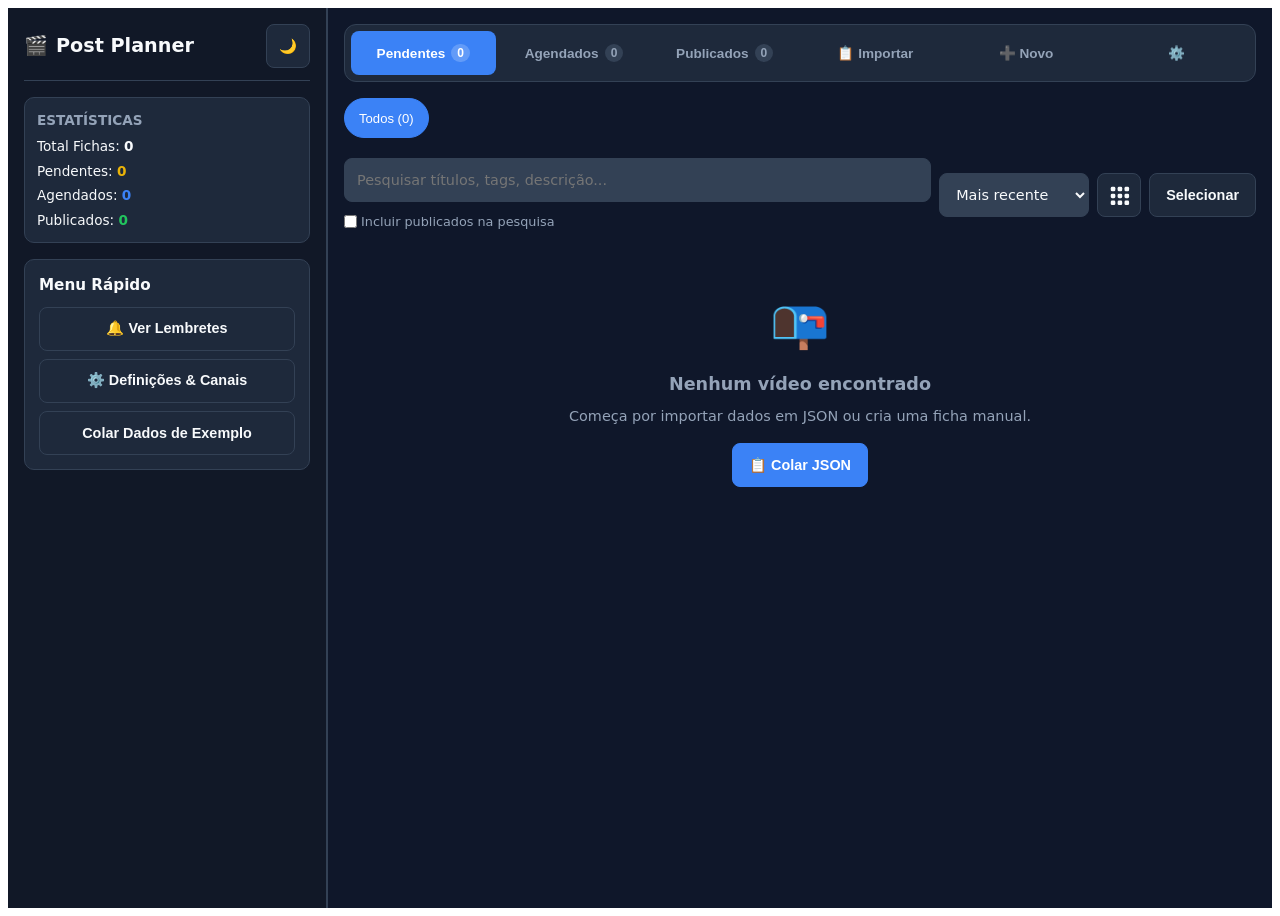
<file: tools/planeador.html>
<!DOCTYPE html>
<html lang="pt-PT">
<head>
  <meta charset="UTF-8">
  <meta name="viewport" content="width=device-width, initial-scale=1.0, maximum-scale=1.0, user-scalable=no">
  <title>Post Planner - Planeador de Vídeos</title>
  <style>
    /* Scope all styles under #pp-root */
    #pp-root {
      --pp-bg-base: #0f172a;
      --pp-bg-card: #1e293b;
      --pp-bg-sidebar: #111827;
      --pp-bg-input: #334155;
      --pp-bg-hover: #475569;
      --pp-border: #334155;
      --pp-border-light: #475569;
      --pp-text-main: #f8fafc;
      --pp-text-muted: #94a3b8;
      --pp-primary: #3b82f6;
      --pp-primary-hover: #2563eb;
      --pp-success: #22c55e;
      --pp-warning: #eab308;
      --pp-danger: #ef4444;
      --pp-code-bg: #090d16;
      
      font-family: system-ui, -apple-system, BlinkMacSystemFont, "Segoe UI", Roboto, Helvetica, Arial, sans-serif;
      background-color: var(--pp-bg-base);
      color: var(--pp-text-main);
      height: 100vh;
      height: 100dvh;
      overflow: hidden;
      box-sizing: border-box;
      line-height: 1.5;
      margin: 0;
    }

    #pp-root.pp-theme-light {
      --pp-bg-base: #f1f5f9;
      --pp-bg-card: #ffffff;
      --pp-bg-sidebar: #e2e8f0;
      --pp-bg-input: #ffffff;
      --pp-bg-hover: #cbd5e1;
      --pp-border: #cbd5e1;
      --pp-border-light: #e2e8f0;
      --pp-text-main: #0f172a;
      --pp-text-muted: #64748b;
      --pp-primary: #2563eb;
      --pp-primary-hover: #1d4ed8;
      --pp-success: #16a34a;
      --pp-warning: #ca8a04;
      --pp-danger: #dc2626;
      --pp-code-bg: #f8fafc;
    }

    #pp-root *, #pp-root *::before, #pp-root *::after {
      box-sizing: border-box;
      margin: 0;
      padding: 0;
    }

    /* Custom Scrollbars */
    #pp-root ::-webkit-scrollbar {
      width: 6px;
      height: 6px;
    }
    #pp-root ::-webkit-scrollbar-track {
      background: rgba(0, 0, 0, 0.15);
    }
    #pp-root ::-webkit-scrollbar-thumb {
      background: var(--pp-border-light);
      border-radius: 4px;
    }
    #pp-root ::-webkit-scrollbar-thumb:hover {
      background: var(--pp-primary);
    }

    /* Layout Structure */
    #pp-root .pp-layout {
      display: flex;
      flex-direction: column;
      height: 100vh;
      height: 100dvh;
      overflow: hidden;
    }

    @media (min-width: 768px) {
      #pp-root .pp-layout {
        display: grid;
        grid-template-columns: 320px 1fr;
        height: 100vh;
        height: 100dvh;
        overflow: hidden;
      }
    }

    /* Sidebar Styling */
    #pp-root .pp-sidebar {
      background-color: var(--pp-bg-sidebar);
      border-right: 2px solid var(--pp-border);
      padding: 16px;
      display: flex;
      flex-direction: column;
      gap: 16px;
      height: 100%;
      max-height: 100vh;
      max-height: 100dvh;
      overflow-y: auto;
      overscroll-behavior: contain;
      -webkit-overflow-scrolling: touch;
    }

    @media (max-width: 767px) {
      #pp-root .pp-sidebar {
        max-height: 40vh;
        border-right: none;
        border-bottom: 2px solid var(--pp-border);
      }
    }

    #pp-root .pp-sidebar-header {
      display: flex;
      justify-content: space-between;
      align-items: center;
      padding-bottom: 12px;
      border-bottom: 1px solid var(--pp-border);
      flex-shrink: 0;
    }

    #pp-root .pp-title {
      font-size: 1.2rem;
      font-weight: 700;
      display: flex;
      align-items: center;
      gap: 8px;
    }

    #pp-root .pp-sidebar-content {
      display: flex;
      flex-direction: column;
      gap: 16px;
      flex: 1;
    }

    /* Main Area Container */
    #pp-root .pp-main-area {
      padding: 16px;
      max-width: 960px;
      width: 100%;
      margin: 0 auto;
      box-sizing: border-box;
      height: 100%;
      max-height: 100vh;
      max-height: 100dvh;
      overflow-y: auto;
      overscroll-behavior: contain;
      -webkit-overflow-scrolling: touch;
      position: relative;
    }

    /* Screens Visibility */
    #pp-root .pp-screen {
      display: none;
    }
    #pp-root .pp-screen.pp-active {
      display: block;
    }

    /* Buttons */
    #pp-root .pp-btn {
      display: inline-flex;
      align-items: center;
      justify-content: center;
      min-height: 44px;
      padding: 8px 16px;
      border-radius: 8px;
      font-size: 0.9rem;
      font-weight: 600;
      border: 1px solid var(--pp-border);
      background-color: var(--pp-bg-card);
      color: var(--pp-text-main);
      cursor: pointer;
      transition: background-color 0.15s ease, border-color 0.15s ease, transform 0.05s ease;
      touch-action: manipulation;
      user-select: none;
    }
    #pp-root .pp-btn:hover {
      background-color: var(--pp-bg-hover);
    }
    #pp-root .pp-btn:active {
      transform: scale(0.98);
    }
    #pp-root .pp-btn:disabled {
      opacity: 0.5;
      cursor: not-allowed;
    }

    #pp-root .pp-btn-primary {
      background-color: var(--pp-primary);
      border-color: var(--pp-primary);
      color: #ffffff;
    }
    #pp-root .pp-btn-primary:hover {
      background-color: var(--pp-primary-hover);
    }

    #pp-root .pp-btn-success {
      background-color: var(--pp-success);
      border-color: var(--pp-success);
      color: #ffffff;
    }

    #pp-root .pp-btn-warning {
      background-color: var(--pp-warning);
      border-color: var(--pp-warning);
      color: #0f172a;
    }

    #pp-root .pp-btn-danger {
      background-color: var(--pp-danger);
      border-color: var(--pp-danger);
      color: #ffffff;
    }

    #pp-root .pp-btn-icon {
      min-width: 44px;
      padding: 8px;
    }

    #pp-root .pp-btn-block {
      width: 100%;
    }

    /* Inputs, Textareas & Selects */
    #pp-root .pp-input,
    #pp-root .pp-textarea,
    #pp-root .pp-select {
      width: 100%;
      min-height: 44px;
      padding: 10px 12px;
      border-radius: 8px;
      border: 1px solid var(--pp-border);
      background-color: var(--pp-bg-input);
      color: var(--pp-text-main);
      font-size: 0.9rem;
      font-family: inherit;
      outline: none;
      transition: border-color 0.15s ease, opacity 0.2s ease;
    }
    #pp-root .pp-input:focus,
    #pp-root .pp-textarea:focus,
    #pp-root .pp-select:focus {
      border-color: var(--pp-primary);
    }

    #pp-root .pp-textarea:disabled {
      opacity: 0.65;
      cursor: pointer;
      background-color: rgba(15, 23, 42, 0.4);
      border-style: dashed;
    }

    /* Navigation Bar / Tabs */
    #pp-root .pp-nav {
      display: flex;
      gap: 6px;
      background-color: var(--pp-bg-card);
      padding: 6px;
      border-radius: 12px;
      border: 1px solid var(--pp-border);
      margin-bottom: 16px;
      overflow-x: auto;
    }
    #pp-root .pp-tab {
      flex: 1;
      min-height: 44px;
      border: none;
      background: transparent;
      color: var(--pp-text-muted);
      font-weight: 600;
      font-size: 0.85rem;
      border-radius: 8px;
      cursor: pointer;
      display: flex;
      align-items: center;
      justify-content: center;
      gap: 6px;
      white-space: nowrap;
      transition: background-color 0.15s ease, color 0.15s ease;
    }
    #pp-root .pp-tab.pp-active {
      background-color: var(--pp-primary);
      color: #ffffff;
    }
    #pp-root .pp-badge {
      background: rgba(255, 255, 255, 0.2);
      padding: 2px 6px;
      border-radius: 10px;
      font-size: 0.75rem;
    }
    #pp-root .pp-tab:not(.pp-active) .pp-badge {
      background: var(--pp-bg-input);
      color: var(--pp-text-muted);
    }

    /* Channel Chips */
    #pp-root .pp-channels-bar {
      display: flex;
      gap: 8px;
      overflow-x: auto;
      padding-bottom: 8px;
      margin-bottom: 12px;
      -webkit-overflow-scrolling: touch;
    }
    #pp-root .pp-chip {
      min-height: 40px;
      padding: 6px 14px;
      border-radius: 20px;
      border: 1px solid var(--pp-border);
      background-color: var(--pp-bg-card);
      color: var(--pp-text-muted);
      font-size: 0.82rem;
      font-weight: 500;
      white-space: nowrap;
      cursor: pointer;
      display: flex;
      align-items: center;
      gap: 6px;
      transition: all 0.15s ease;
    }
    #pp-root .pp-chip.pp-active {
      background-color: var(--pp-primary);
      border-color: var(--pp-primary);
      color: #ffffff;
    }

    /* Status Limit Badges */
    #pp-root .pp-limit-badge {
      font-size: 0.75rem;
      padding: 2px 6px;
      border-radius: 8px;
      font-weight: 700;
    }
    #pp-root .pp-limit-green { background: rgba(34, 197, 94, 0.2); color: var(--pp-success); }
    #pp-root .pp-limit-yellow { background: rgba(234, 179, 8, 0.2); color: var(--pp-warning); }
    #pp-root .pp-limit-red { background: rgba(239, 68, 68, 0.2); color: var(--pp-danger); }

    /* Controls Bar */
    #pp-root .pp-controls {
      display: flex;
      flex-direction: column;
      gap: 8px;
      margin-bottom: 16px;
    }
    @media (min-width: 600px) {
      #pp-root .pp-controls {
        flex-direction: row;
        align-items: center;
        justify-content: space-between;
      }
    }
    #pp-root .pp-search-box {
      flex: 1;
      display: flex;
      flex-direction: column;
      gap: 6px;
    }

    /* Video Cards List & Grid */
    #pp-root .pp-grid {
      display: flex;
      flex-direction: column;
      gap: 12px;
    }
    #pp-root .pp-grid.pp-view-grid {
      display: grid;
      grid-template-columns: repeat(auto-fill, minmax(260px, 1fr));
      gap: 12px;
    }

    #pp-root .pp-card {
      background-color: var(--pp-bg-card);
      border: 1px solid var(--pp-border);
      border-radius: 12px;
      padding: 14px;
      display: flex;
      flex-direction: column;
      gap: 8px;
      cursor: pointer;
      transition: border-color 0.15s ease, transform 0.1s ease;
      position: relative;
    }
    #pp-root .pp-card:hover {
      border-color: var(--pp-border-light);
    }
    #pp-root .pp-card.pp-selected {
      border-color: var(--pp-primary);
      background-color: rgba(59, 130, 246, 0.08);
    }

    #pp-root .pp-card-header {
      display: flex;
      justify-content: space-between;
      align-items: center;
      gap: 8px;
    }
    #pp-root .pp-card-channel {
      font-size: 0.75rem;
      font-weight: 700;
      text-transform: uppercase;
      color: var(--pp-primary);
      background: rgba(59, 130, 246, 0.1);
      padding: 2px 8px;
      border-radius: 4px;
      max-width: 180px;
      overflow: hidden;
      text-overflow: ellipsis;
      white-space: nowrap;
    }

    #pp-root .pp-status-tag {
      font-size: 0.7rem;
      font-weight: 700;
      padding: 2px 8px;
      border-radius: 4px;
      text-transform: uppercase;
    }
    #pp-root .pp-status-pendente {
      background-color: rgba(234, 179, 8, 0.15);
      color: var(--pp-warning);
    }
    #pp-root .pp-status-agendado {
      background-color: rgba(59, 130, 246, 0.15);
      color: var(--pp-primary);
    }
    #pp-root .pp-status-publicado {
      background-color: rgba(34, 197, 94, 0.15);
      color: var(--pp-success);
    }

    #pp-root .pp-card-title {
      font-size: 0.95rem;
      font-weight: 600;
      line-height: 1.3;
      word-break: break-word;
    }
    #pp-root .pp-card-desc-preview {
      font-size: 0.82rem;
      color: var(--pp-text-muted);
      white-space: nowrap;
      overflow: hidden;
      text-overflow: ellipsis;
    }
    #pp-root .pp-card-footer {
      display: flex;
      justify-content: space-between;
      align-items: center;
      font-size: 0.78rem;
      color: var(--pp-text-muted);
      margin-top: 4px;
    }
    #pp-root .pp-overdue-date {
      color: var(--pp-danger);
      font-weight: 700;
    }

    /* Detail Blocks */
    #pp-root .pp-detail-block {
      background: var(--pp-bg-card);
      border: 1px solid var(--pp-border);
      border-radius: 10px;
      padding: 12px;
      margin-bottom: 12px;
      transition: border-color 0.2s ease;
      position: relative;
    }
    #pp-root .pp-detail-block.pp-copied {
      border-left: 4px solid var(--pp-success);
    }
    #pp-root .pp-block-label {
      display: flex;
      justify-content: space-between;
      align-items: center;
      margin-bottom: 8px;
      font-size: 0.8rem;
      font-weight: 700;
      color: var(--pp-text-muted);
    }
    #pp-root .pp-code-box {
      background-color: var(--pp-code-bg);
      border: 1px solid var(--pp-border);
      border-radius: 6px;
      padding: 10px;
      font-family: monospace;
      font-size: 0.88rem;
      white-space: pre-wrap;
      word-break: break-word;
      max-height: 140px;
      overflow-y: auto;
      -webkit-overflow-scrolling: touch;
    }

    /* Char Counter */
    #pp-root .pp-char-counter {
      font-size: 0.75rem;
      color: var(--pp-text-muted);
    }
    #pp-root .pp-char-counter.pp-over-limit {
      color: var(--pp-danger);
      font-weight: bold;
    }

    /* Import & Preview Items */
    #pp-root .pp-preview-item {
      background: var(--pp-bg-card);
      border: 1px solid var(--pp-border);
      border-radius: 8px;
      padding: 10px;
      margin-bottom: 8px;
      font-size: 0.88rem;
    }
    #pp-root .pp-preview-item.pp-duplicate {
      border-color: var(--pp-warning);
    }
    #pp-root .pp-preview-item.pp-error {
      border-color: var(--pp-danger);
    }

    /* Bulk Bar */
    #pp-root .pp-bulk-bar {
      position: sticky;
      bottom: 16px;
      background: var(--pp-bg-card);
      border: 1px solid var(--pp-primary);
      border-radius: 12px;
      padding: 10px 14px;
      box-shadow: 0 8px 24px rgba(0,0,0,0.4);
      display: flex;
      justify-content: space-between;
      align-items: center;
      gap: 12px;
      z-index: 100;
    }

    /* Toasts / Notifications */
    #pp-root .pp-toast-container {
      position: fixed;
      top: 16px;
      right: 16px;
      z-index: 2000;
      display: flex;
      flex-direction: column;
      gap: 8px;
      pointer-events: none;
    }
    #pp-root .pp-toast {
      pointer-events: auto;
      background: var(--pp-bg-card);
      color: var(--pp-text-main);
      border: 1px solid var(--pp-primary);
      padding: 10px 16px;
      border-radius: 8px;
      box-shadow: 0 4px 16px rgba(0,0,0,0.35);
      display: flex;
      align-items: center;
      gap: 12px;
      font-size: 0.88rem;
      font-weight: 500;
      animation: ppToastSlideIn 0.25s cubic-bezier(0.16, 1, 0.3, 1);
    }
    @keyframes ppToastSlideIn { 
      from { opacity: 0; transform: translateY(-12px); } 
      to { opacity: 1; transform: translateY(0); } 
    }

    /* Modal Overlays - Centered on Screen */
    .pp-modal-overlay {
      position: fixed;
      top: 0;
      left: 0;
      right: 0;
      bottom: 0;
      width: 100vw;
      height: 100vh;
      background: rgba(0, 0, 0, 0.75);
      z-index: 2500;
      display: flex;
      align-items: center;
      justify-content: center;
      padding: 16px;
      box-sizing: border-box;
    }
    .pp-modal-content {
      background: var(--pp-bg-card);
      border: 1px solid var(--pp-border-light);
      border-radius: 14px;
      max-width: 540px;
      width: 100%;
      max-height: 85vh;
      display: flex;
      flex-direction: column;
      box-shadow: 0 12px 32px rgba(0,0,0,0.5);
      overflow: hidden;
      margin: auto;
    }

    /* Reminder Modal Pop-up (Matching Reference Image IMG-20261111-WA2842.jpg) */
    #pp-reminder-modal .pp-modal-content {
      background: #182030;
      border: 1px solid rgba(255, 255, 255, 0.1);
      border-radius: 20px;
      max-width: 520px;
      width: 100%;
      padding: 24px;
      box-shadow: 0 20px 45px rgba(0, 0, 0, 0.7);
      display: flex;
      flex-direction: column;
      gap: 16px;
      margin: auto;
      animation: ppModalPopIn 0.2s cubic-bezier(0.16, 1, 0.3, 1);
    }

    @keyframes ppModalPopIn {
      from { opacity: 0; transform: scale(0.95); }
      to { opacity: 1; transform: scale(1); }
    }

    #pp-reminder-modal .pp-reminder-header {
      display: flex;
      justify-content: space-between;
      align-items: center;
    }

    #pp-reminder-modal .pp-reminder-header h3 {
      font-size: 1.35rem;
      font-weight: 700;
      color: #ffffff;
      display: flex;
      align-items: center;
      gap: 10px;
    }

    #pp-reminder-modal .pp-reminder-close {
      background: transparent;
      border: none;
      color: #ffffff;
      font-size: 1.2rem;
      cursor: pointer;
      width: 32px;
      height: 32px;
      display: flex;
      align-items: center;
      justify-content: center;
      border-radius: 8px;
      transition: background 0.15s ease;
    }
    #pp-reminder-modal .pp-reminder-close:hover {
      background: rgba(255, 255, 255, 0.15);
    }

    #pp-reminder-modal .pp-reminder-body {
      display: flex;
      flex-direction: column;
      gap: 14px;
      max-height: 60vh;
      overflow-y: auto;
      padding-right: 4px;
    }

    #pp-reminder-modal .pp-reminder-section-title {
      font-size: 0.95rem;
      font-weight: 700;
      color: #f59e0b;
      display: flex;
      align-items: center;
      gap: 6px;
      margin-bottom: 10px;
    }

    #pp-reminder-modal .pp-reminder-card {
      background: #212b3d;
      border: 1px solid #334155;
      border-radius: 14px;
      padding: 14px 16px;
      display: flex;
      align-items: center;
      justify-content: space-between;
      gap: 14px;
    }

    #pp-reminder-modal .pp-reminder-card-left {
      display: flex;
      align-items: center;
      gap: 12px;
      flex: 1;
      min-width: 0;
    }

    #pp-reminder-modal .pp-reminder-play-icon {
      width: 38px;
      height: 38px;
      border-radius: 10px;
      background: rgba(245, 158, 11, 0.2);
      color: #f59e0b;
      display: flex;
      align-items: center;
      justify-content: center;
      flex-shrink: 0;
    }

    #pp-reminder-modal .pp-reminder-card-info {
      display: flex;
      flex-direction: column;
      gap: 2px;
      min-width: 0;
    }

    #pp-reminder-modal .pp-reminder-card-title {
      font-weight: 700;
      font-size: 0.92rem;
      color: #ffffff;
      white-space: nowrap;
      overflow: hidden;
      text-overflow: ellipsis;
    }

    #pp-reminder-modal .pp-reminder-card-sub {
      font-size: 0.78rem;
      color: #94a3b8;
    }

    #pp-reminder-modal .pp-reminder-action-btn {
      background: #3b82f6;
      border: none;
      color: #ffffff;
      border-radius: 10px;
      padding: 8px 18px;
      font-weight: 600;
      font-size: 0.88rem;
      cursor: pointer;
      flex-shrink: 0;
      transition: background 0.15s ease;
    }
    #pp-reminder-modal .pp-reminder-action-btn:hover {
      background: #2563eb;
    }

    #pp-reminder-modal .pp-reminder-footer {
      display: flex;
      justify-content: space-between;
      align-items: center;
      padding-top: 8px;
      gap: 12px;
    }

    #pp-reminder-modal .pp-reminder-note {
      font-size: 0.8rem;
      color: #64748b;
    }

    #pp-reminder-modal .pp-reminder-close-btn {
      background: #2a3447;
      border: 1px solid #3b4861;
      color: #f1f5f9;
      border-radius: 10px;
      padding: 10px 20px;
      font-weight: 600;
      font-size: 0.9rem;
      cursor: pointer;
      flex-shrink: 0;
    }
    #pp-reminder-modal .pp-reminder-close-btn:hover {
      background: #334155;
    }

    /* Custom Dialog Styles (Centered Pop-ups) */
    .pp-dialog-card {
      background: #1e293b;
      border: 1px solid #334155;
      border-radius: 16px;
      padding: 24px;
      width: 100%;
      max-width: 440px;
      box-shadow: 0 20px 40px rgba(0, 0, 0, 0.6);
      display: flex;
      flex-direction: column;
      gap: 16px;
      position: relative;
      margin: auto;
      animation: ppModalPopIn 0.2s cubic-bezier(0.16, 1, 0.3, 1);
    }

    .pp-dialog-header {
      display: flex;
      justify-content: space-between;
      align-items: center;
    }

    .pp-dialog-title {
      font-size: 1.25rem;
      font-weight: 700;
      color: #ffffff;
    }

    .pp-dialog-close-btn {
      background: #334155;
      border: none;
      color: #94a3b8;
      width: 32px;
      height: 32px;
      border-radius: 8px;
      font-size: 1rem;
      cursor: pointer;
      display: flex;
      align-items: center;
      justify-content: center;
    }
    .pp-dialog-close-btn:hover {
      background: #475569;
      color: #ffffff;
    }

    .pp-dialog-delete-badge {
      width: 54px;
      height: 54px;
      border-radius: 50%;
      background: #ef4444;
      color: #ffffff;
      display: flex;
      align-items: center;
      justify-content: center;
      margin: 0 auto 4px auto;
      font-size: 1.5rem;
    }

    .pp-dialog-delete-title {
      text-align: center;
      font-size: 1.4rem;
      font-weight: 700;
      color: #ffffff;
    }

    .pp-dialog-delete-msg {
      text-align: center;
      color: #94a3b8;
      font-size: 0.92rem;
      line-height: 1.4;
    }

    .pp-dialog-actions {
      display: flex;
      gap: 12px;
      margin-top: 8px;
    }

    .pp-dialog-actions .pp-btn {
      flex: 1;
      height: 44px;
      font-weight: 600;
    }

    /* Highlighting */
    #pp-root mark {
      background: rgba(234, 179, 8, 0.4);
      color: inherit;
      padding: 0 2px;
      border-radius: 2px;
    }
  </style>
<link rel="stylesheet" href="../fonts/fonts.css">
</head>
<body>

<!-- Single Root Container -->
<div id="pp-root">
  <div class="pp-layout">
    
    <!-- LEFT SIDEBAR -->
    <aside class="pp-sidebar">
      <div class="pp-sidebar-header">
        <div class="pp-title">
          <span>🎬</span> Post Planner
        </div>
        <button class="pp-btn pp-btn-icon" id="pp-theme-toggle" title="Alternar Tema">🌙</button>
      </div>

      <div class="pp-sidebar-content">
        <!-- Quick Stats Banner -->
        <div style="background: var(--pp-bg-card); border: 1px solid var(--pp-border); border-radius: 10px; padding: 12px;">
          <h4 style="font-size: 0.85rem; color: var(--pp-text-muted); margin-bottom: 6px;">ESTATÍSTICAS</h4>
          <div id="pp-sidebar-stats" style="font-size: 0.85rem; display: flex; flex-direction: column; gap: 4px;">
            <!-- Stats -->
          </div>
        </div>

        <!-- Section: Settings Quick Menu -->
        <div style="background: var(--pp-bg-card); border: 1px solid var(--pp-border); border-radius: 10px; padding: 14px;">
          <h3 style="font-size: 0.95rem; margin-bottom: 10px;">Menu Rápido</h3>
          <div style="display: flex; flex-direction: column; gap: 8px;">
            <button class="pp-btn pp-btn-block" id="pp-btn-open-popup">🔔 Ver Lembretes</button>
            <button class="pp-btn pp-btn-block" id="pp-btn-go-settings">⚙️ Definições & Canais</button>
            <button class="pp-btn pp-btn-block" id="pp-btn-paste-example">Colar Dados de Exemplo</button>
          </div>
        </div>

        <!-- Section: Backup Reminder -->
        <div id="pp-backup-reminder" style="display: none; background: rgba(234, 179, 8, 0.15); border: 1px solid var(--pp-warning); padding: 10px; border-radius: 8px; font-size: 0.85rem;">
          ⚠️ Não faz um backup há mais de 7 dias.
          <button class="pp-btn pp-btn-warning pp-btn-block" id="pp-btn-quick-export" style="margin-top: 6px; min-height: 32px;">Exportar Agora</button>
        </div>
      </div>
    </aside>

    <!-- RIGHT MAIN AREA -->
    <main class="pp-main-area">
      <!-- Toast Container for Notifications -->
      <div id="pp-toast-container" class="pp-toast-container"></div>

      <!-- Main Navigation Tabs -->
      <nav class="pp-nav" id="pp-main-nav">
        <button class="pp-tab pp-active" data-target="pp-screen-list" data-tab="pendente">
          Pendentes <span class="pp-badge" id="pp-cnt-pendente">0</span>
        </button>
        <button class="pp-tab" data-target="pp-screen-list" data-tab="agendado">
          Agendados <span class="pp-badge" id="pp-cnt-agendado">0</span>
        </button>
        <button class="pp-tab" data-target="pp-screen-list" data-tab="publicado">
          Publicados <span class="pp-badge" id="pp-cnt-publicado">0</span>
        </button>
        <button class="pp-tab" data-target="pp-screen-import" title="Colar JSON">📋 Importar</button>
        <button class="pp-tab" data-target="pp-screen-edit" data-action="new" title="Criar Manual">➕ Novo</button>
        <button class="pp-tab" data-target="pp-screen-settings" title="Definições">⚙️</button>
      </nav>

      <!-- ==================== SCREEN: LIST ==================== -->
      <section id="pp-screen-list" class="pp-screen pp-active">
        
        <!-- Channels Filter Chips -->
        <div class="pp-channels-bar" id="pp-channels-chips">
          <!-- Dynamic chips generated here -->
        </div>

        <!-- Controls: Search & Options -->
        <div class="pp-controls">
          <div class="pp-search-box">
            <input type="text" id="pp-search-input" class="pp-input" placeholder="Pesquisar títulos, tags, descrição...">
            <div style="margin-top: 4px;">
              <label style="display: flex; align-items: center; gap: 4px; font-size: 0.8rem; cursor: pointer; color: var(--pp-text-muted);">
                <input type="checkbox" id="pp-search-inc-pub"> Incluir publicados na pesquisa
              </label>
            </div>
          </div>
          <div style="display: flex; gap: 8px; align-items: center;">
            <select id="pp-sort-select" class="pp-select" style="width: 150px;">
              <option value="recent">Mais recente</option>
              <option value="oldest">Mais antigo</option>
              <option value="alpha">A – Z</option>
              <option value="agendamento">Agendamento</option>
            </select>
            <button class="pp-btn" id="pp-toggle-view" title="Alternar Grelha/Lista" style="padding:6px; min-width:44px; min-height:44px;">
              <span id="pp-view-icon-holder" style="display:flex; align-items:center; justify-content:center;"></span>
            </button>
            <button class="pp-btn" id="pp-btn-select-mode">Selecionar</button>
          </div>
        </div>

        <!-- Video Cards Container -->
        <div id="pp-cards-container" class="pp-grid">
          <!-- Rendered Cards -->
        </div>

        <!-- Empty State -->
        <div id="pp-empty-state" style="display: none; text-align: center; padding: 40px 20px; color: var(--pp-text-muted);">
          <div style="font-size: 3rem; margin-bottom: 12px;">📭</div>
          <p style="font-size: 1.1rem; font-weight: 600; margin-bottom: 8px;">Nenhum vídeo encontrado</p>
          <p style="font-size: 0.9rem; margin-bottom: 16px;">Começa por importar dados em JSON ou cria uma ficha manual.</p>
          <button class="pp-btn pp-btn-primary" id="pp-empty-import-btn">📋 Colar JSON</button>
        </div>

        <!-- Bulk Actions Overlay Bar -->
        <div id="pp-bulk-bar" class="pp-bulk-bar" style="display: none;">
          <span id="pp-bulk-count" style="font-weight: bold; font-size: 0.9rem;">0 selecionados</span>
          <div style="display: flex; gap: 6px; overflow-x: auto;">
            <button class="pp-btn pp-btn-warning" id="pp-bulk-agendar" style="padding: 6px 10px; font-size: 0.8rem;">Agendar</button>
            <button class="pp-btn pp-btn-success" id="pp-bulk-publicar" style="padding: 6px 10px; font-size: 0.8rem;">Publicar</button>
            <button class="pp-btn" id="pp-bulk-canal" style="padding: 6px 10px; font-size: 0.8rem;">Mudar Canal</button>
            <button class="pp-btn pp-btn-danger" id="pp-bulk-delete" style="padding: 6px 10px; font-size: 0.8rem;">Apagar</button>
            <button class="pp-btn" id="pp-bulk-cancel" style="padding: 6px 10px; font-size: 0.8rem;">Cancelar</button>
          </div>
        </div>
      </section>

      <!-- ==================== SCREEN: IMPORT JSON ==================== -->
      <section id="pp-screen-import" class="pp-screen">
        <h2 style="font-size: 1.1rem; margin-bottom: 12px;">Importar Bloco JSON</h2>
        <p style="font-size: 0.85rem; color: var(--pp-text-muted); margin-bottom: 12px;">
          Cola um ou vários blocos de vídeos em JSON. Aceita objetos únicos, listas `[...]`, ou Markdown.<br>
          <small style="color:var(--pp-primary);">💡 Usa Shift + Enter para analisar / Enter para guardar.</small>
        </p>
        
        <textarea id="pp-import-textarea" class="pp-textarea" style="min-height: 180px; font-family: monospace;" placeholder="Cola o JSON aqui..."></textarea>
        
        <div style="display: flex; gap: 8px; margin: 12px 0;">
          <button class="pp-btn pp-btn-primary" id="pp-btn-parse">Analisar (Shift + Enter ou Ctrl + Enter)</button>
          <button class="pp-btn" id="pp-btn-clear-import">Limpar</button>
        </div>

        <!-- Parse Results Preview -->
        <div id="pp-parse-results" style="display: none; margin-top: 16px;">
          <h3 id="pp-parse-summary" style="font-size: 1rem; margin-bottom: 12px;"></h3>
          
          <div id="pp-parse-list" style="max-height: 300px; overflow-y: auto; margin-bottom: 16px;"></div>

          <button class="pp-btn pp-btn-success pp-btn-block" id="pp-btn-save-parsed">Criar Vídeos Válidos (Enter)</button>
        </div>
      </section>

      <!-- ==================== SCREEN: DETAIL (COPY ENGINE) ==================== -->
      <section id="pp-screen-detail" class="pp-screen">
        <!-- Top Navigation within Detail -->
        <div style="display: flex; justify-content: space-between; align-items: center; margin-bottom: 12px;">
          <button class="pp-btn" id="pp-detail-back">← Voltar</button>
          <div style="display: flex; gap: 6px;">
            <button class="pp-btn" id="pp-detail-prev">← Ant.</button>
            <button class="pp-btn" id="pp-detail-next">Seg. →</button>
          </div>
        </div>

        <!-- Header Meta & Sequential Copy Button -->
        <div style="background: var(--pp-bg-card); border: 1px solid var(--pp-border); border-radius: 10px; padding: 12px; margin-bottom: 12px;">
          <div style="display: flex; justify-content: space-between; align-items: center; margin-bottom: 8px;">
            <span id="pp-detail-channel" class="pp-card-channel"></span>
            <span id="pp-detail-status" class="pp-status-tag"></span>
          </div>
          
          <div style="display: flex; justify-content: space-between; align-items: center; gap: 8px; flex-wrap: wrap; margin-top: 10px; border-top: 1px solid var(--pp-border); padding-top: 10px;">
            <div style="display: flex; gap: 8px; align-items: center;">
              <label style="font-size: 0.85rem; color: var(--pp-text-muted);">Agendado para:</label>
              <input type="datetime-local" id="pp-detail-date" class="pp-input" style="width: auto; min-height: 36px; padding: 4px 8px;">
            </div>

            <!-- BOTÃO DE CÓPIA SEQUENCIAL -->
            <button class="pp-btn pp-btn-warning" id="pp-btn-copy-seq" style="font-weight:700; flex:1; max-width:280px;">
              ⚡ Copiar Tags (1/3)
            </button>
          </div>
        </div>

        <!-- 3 Copy Blocks -->
        <!-- BLOCK 1: TITLE -->
        <div class="pp-detail-block" id="pp-block-title">
          <div class="pp-block-label">
            <div style="display:flex; align-items:center; gap:8px;">
              <span>TÍTULO</span>
              <span class="pp-char-counter" id="pp-cnt-title">0/100</span>
            </div>
            <button class="pp-btn pp-btn-primary pp-copy-btn" data-target="title" style="min-height:32px; padding:2px 12px; font-size:0.8rem;">
              Copiar Título
            </button>
          </div>
          <div class="pp-code-box" id="pp-val-title"></div>
        </div>

        <!-- BLOCK 2: DESCRIPTION -->
        <div class="pp-detail-block" id="pp-block-desc">
          <div class="pp-block-label">
            <div style="display:flex; align-items:center; gap:8px;">
              <span>DESCRIÇÃO</span>
              <span class="pp-char-counter" id="pp-cnt-desc">0/5000</span>
            </div>
            <button class="pp-btn pp-btn-primary pp-copy-btn" data-target="desc" style="min-height:32px; padding:2px 12px; font-size:0.8rem;">
              Copiar Descrição
            </button>
          </div>
          <div class="pp-code-box" id="pp-val-desc"></div>
        </div>

        <!-- BLOCK 3: TAGS -->
        <div class="pp-detail-block" id="pp-block-tags">
          <div class="pp-block-label">
            <div style="display:flex; align-items:center; gap:8px;">
              <span>TAGS</span>
              <span class="pp-char-counter" id="pp-cnt-tags">0/500</span>
            </div>
            <button class="pp-btn pp-btn-primary pp-copy-btn" data-target="tags" style="min-height:32px; padding:2px 12px; font-size:0.8rem;">
              Copiar Tags
            </button>
          </div>
          <div class="pp-code-box" id="pp-val-tags"></div>
        </div>

        <!-- Actions Footer -->
        <div style="display: grid; grid-template-columns: 1fr 1fr; gap: 8px; margin-top: 16px;">
          <button class="pp-btn pp-btn-warning" id="pp-detail-btn-sched">Marcar como Agendado</button>
          <button class="pp-btn pp-btn-success" id="pp-detail-btn-pub">Marcar como Publicado</button>
          <button class="pp-btn" id="pp-detail-btn-ics">📅 Adicionar ao Calendário (.ics)</button>
          <button class="pp-btn" id="pp-detail-btn-edit">Editar Ficha</button>
          <button class="pp-btn" id="pp-detail-btn-dup">Duplicar Ficha</button>
          <button class="pp-btn pp-btn-danger" id="pp-detail-btn-del">Apagar Ficha</button>
        </div>
      </section>

      <!-- ==================== SCREEN: EDIT / MANUAL CREATE ==================== -->
      <section id="pp-screen-edit" class="pp-screen">
        <div style="display: flex; justify-content: space-between; align-items: center; margin-bottom: 12px;">
          <h2 style="font-size: 1.1rem;" id="pp-edit-heading">Editar Vídeo</h2>
          <button class="pp-btn" id="pp-edit-cancel">Cancelar</button>
        </div>

        <form id="pp-edit-form" style="display: flex; flex-direction: column; gap: 12px;">
          <input type="hidden" id="pp-edit-id">

          <div>
            <label style="font-size: 0.85rem; font-weight: 600; display: block; margin-bottom: 4px;">Canal</label>
            <div style="display: flex; gap: 8px;">
              <select id="pp-edit-channel-select" class="pp-select" style="flex: 1;"></select>
              <input type="text" id="pp-edit-channel-new" class="pp-input" placeholder="Ou novo canal..." style="flex: 1;">
            </div>
          </div>

          <div>
            <div style="display: flex; justify-content: space-between;">
              <label style="font-size: 0.85rem; font-weight: 600; margin-bottom: 4px;">Título</label>
              <span class="pp-char-counter" id="pp-form-cnt-title">0/100</span>
            </div>
            <input type="text" id="pp-edit-title" class="pp-input" required>
          </div>

          <div>
            <div style="display: flex; justify-content: space-between;">
              <label style="font-size: 0.85rem; font-weight: 600; margin-bottom: 4px;">Descrição</label>
              <span class="pp-char-counter" id="pp-form-cnt-desc">0/5000</span>
            </div>
            <textarea id="pp-edit-desc" class="pp-textarea" style="min-height: 140px;"></textarea>
          </div>

          <div>
            <div style="display: flex; justify-content: space-between;">
              <label style="font-size: 0.85rem; font-weight: 600; margin-bottom: 4px;">Tags (separadas por vírgulas)</label>
              <span class="pp-char-counter" id="pp-form-cnt-tags">0/500</span>
            </div>
            <input type="text" id="pp-edit-tags" class="pp-input" placeholder="tag1, tag2, tag3">
          </div>

          <div style="display: flex; gap: 8px;">
            <div style="flex: 1;">
              <label style="font-size: 0.85rem; font-weight: 600; display: block; margin-bottom: 4px;">Estado</label>
              <select id="pp-edit-status" class="pp-select">
                <option value="pendente">Pendente</option>
                <option value="agendado">Agendado</option>
                <option value="publicado">Publicado</option>
              </select>
            </div>
            <div style="flex: 1;">
              <label style="font-size: 0.85rem; font-weight: 600; display: block; margin-bottom: 4px;">Agendado para</label>
              <input type="datetime-local" id="pp-edit-date" class="pp-input">
            </div>
          </div>

          <button type="submit" class="pp-btn pp-btn-primary pp-btn-block" style="margin-top: 8px;">Guardar Ficha</button>
        </form>
      </section>

      <!-- ==================== SCREEN: SETTINGS & CHANNELS ==================== -->
      <section id="pp-screen-settings" class="pp-screen">
        <h2 style="font-size: 1.1rem; margin-bottom: 12px;">Definições & Gestão de Canais</h2>

        <div style="display: flex; flex-direction: column; gap: 16px;">
          <!-- Section: Channels Management -->
          <div style="background: var(--pp-bg-card); border: 1px solid var(--pp-border); border-radius: 10px; padding: 14px;">
            <h3 style="font-size: 0.95rem; margin-bottom: 10px;">Gestão de Canais</h3>
            <div style="display: flex; gap: 8px; margin-bottom: 12px;">
              <input type="text" id="pp-new-channel-name" class="pp-input" placeholder="Nome do novo canal">
              <button class="pp-btn pp-btn-primary" id="pp-btn-add-channel" style="padding: 8px 12px;">+ Adicionar</button>
            </div>
            <div id="pp-channels-list-settings" style="display: flex; flex-direction: column; gap: 8px;">
              <!-- Channel items rendered dynamically -->
            </div>
          </div>

          <!-- Section: Global Settings -->
          <div style="background: var(--pp-bg-card); border: 1px solid var(--pp-border); border-radius: 10px; padding: 14px;">
            <h3 style="font-size: 0.95rem; margin-bottom: 12px;">Opções Globais</h3>
            
            <div style="display: grid; grid-template-columns: repeat(auto-fill, minmax(220px, 1fr)); gap: 12px;">
              <div>
                <label style="font-size: 0.8rem; font-weight: 600; display: block; margin-bottom: 4px;">Limite Diário Global</label>
                <input type="number" id="pp-set-limite-global" class="pp-input" min="1" max="100">
              </div>

              <div>
                <label style="font-size: 0.8rem; font-weight: 600; display: block; margin-bottom: 4px;">Modo de Contagem</label>
                <select id="pp-set-modo-contagem" class="pp-select">
                  <option value="24h">24h Deslizantes</option>
                  <option value="dia">Dia de Calendário (00:00)</option>
                </select>
              </div>

              <div>
                <label style="font-size: 0.8rem; font-weight: 600; display: block; margin-bottom: 4px;">Horas de Pausa do Limite</label>
                <input type="number" id="pp-set-horas-pausa" class="pp-input" min="1" max="72">
              </div>

              <div>
                <label style="font-size: 0.8rem; font-weight: 600; display: block; margin-bottom: 4px;">Intervalo Pop-up (minutos)</label>
                <input type="number" id="pp-set-intervalo-popup" class="pp-input" min="5" max="1440">
              </div>

              <div>
                <label style="font-size: 0.8rem; font-weight: 600; display: block; margin-bottom: 4px;">Antecedência do Aviso (minutos)</label>
                <input type="number" id="pp-set-antecedencia-aviso" class="pp-input" min="5" max="1440">
              </div>

              <div>
                <label style="font-size: 0.8rem; font-weight: 600; display: block; margin-bottom: 4px;">Passagem a Publicado</label>
                <select id="pp-set-auto-publicar" class="pp-select">
                  <option value="automatico">Automático (por hora)</option>
                  <option value="perguntar">Perguntar no Pop-up</option>
                  <option value="nunca">Nunca alterar sozinho</option>
                </select>
              </div>

              <div>
                <label style="font-size: 0.8rem; font-weight: 600; display: block; margin-bottom: 4px;">Alarme Calendário (.ics) (min)</label>
                <input type="number" id="pp-set-alarme-antes" class="pp-input" min="0" max="1440">
              </div>
            </div>

            <button class="pp-btn pp-btn-primary" id="pp-btn-save-settings" style="margin-top: 12px;">Guardar Opções Globais</button>
          </div>

          <!-- Section: Backup & Restore -->
          <div style="background: var(--pp-bg-card); border: 1px solid var(--pp-border); border-radius: 10px; padding: 14px;">
            <h3 style="font-size: 0.95rem; margin-bottom: 10px;">Backup & Restauro</h3>
            <p style="font-size: 0.85rem; color: var(--pp-text-muted); margin-bottom: 10px;" id="pp-backup-info">
              Total de fichas: 0 | Último backup: Nunca
            </p>

            <div style="display: flex; flex-direction: column; gap: 8px;">
              <button class="pp-btn pp-btn-primary pp-btn-block" id="pp-btn-export">Exportar Backup JSON</button>
              
              <div style="border-top: 1px solid var(--pp-border); padding-top: 10px; margin-top: 4px;">
                <label style="font-size: 0.85rem; font-weight: 600; display: block; margin-bottom: 6px;">Importar Ficheiro de Backup</label>
                <input type="file" id="pp-file-import" accept=".json" class="pp-input" style="padding: 6px;">
                <div style="display: flex; gap: 8px; margin-top: 8px;">
                  <button class="pp-btn pp-btn-success" id="pp-btn-import-merge" style="flex: 1;">Juntar (Manter)</button>
                  <button class="pp-btn pp-btn-danger" id="pp-btn-import-replace" style="flex: 1;">Substituir Tudo</button>
                </div>
              </div>
            </div>
          </div>

          <!-- Danger Zone -->
          <div style="background: var(--pp-bg-card); border: 1px solid var(--pp-danger); border-radius: 10px; padding: 14px;">
            <h3 style="font-size: 0.95rem; color: var(--pp-danger); margin-bottom: 8px;">Zona de Perigo</h3>
            <button class="pp-btn pp-btn-danger pp-btn-block" id="pp-btn-reset-all">Apagar Todos os Dados Permanentemente</button>
          </div>
        </div>
      </section>
    </main>

  </div>

  <!-- REMINDER MODAL POP-UP (Centered Inside Container) -->
  <div id="pp-reminder-modal" class="pp-modal-overlay" style="display: none;">
    <div class="pp-modal-content">
      <div class="pp-reminder-header">
        <h3>🔔 Lembretes do Post Planner</h3>
        <button class="pp-reminder-close" id="pp-modal-close-x" title="Fechar">✕</button>
      </div>
      <div class="pp-reminder-body" id="pp-modal-body-content">
        <!-- Dynamic reminder items -->
      </div>
      <div class="pp-reminder-footer">
        <span class="pp-reminder-note">Estas ações requerem revisão antes da publicação</span>
        <button class="pp-reminder-close-btn" id="pp-modal-close-btn">Fechar Lembretes</button>
      </div>
    </div>
  </div>

  <!-- CUSTOM CONFIRM / PROMPT DIALOG MODAL (Centered Inside Container) -->
  <div id="pp-custom-dialog-modal" class="pp-modal-overlay" style="display: none;">
    <div class="pp-dialog-card" id="pp-dialog-card-content">
      <!-- Injected dynamically -->
    </div>
  </div>

</div>

<!-- JavaScript Logic IIFE -->
<script>
(function() {
  'use strict';

  // ==========================================
  // 1. STORAGE MODULE (IndexedDB + LocalStorage Fallback)
  // ==========================================
  const Storage = {
    db: null,
    DB_NAME: 'post_planner',
    DB_VERSION: 1,

    async init() {
      if ('storage' in navigator && 'persist' in navigator.storage) {
        try { await navigator.storage.persist(); } catch (e) {}
      }

      return new Promise((resolve) => {
        let done = false;
        const finish = (ok) => { if (!done) { done = true; resolve(ok); } };
        setTimeout(() => finish(false), 2000);
        try {
          if (!window.indexedDB) { finish(false); return; }
          const req = indexedDB.open(this.DB_NAME, this.DB_VERSION);
          req.onblocked = () => finish(false);
          req.onupgradeneeded = (e) => {
            const db = e.target.result;
            if (!db.objectStoreNames.contains('videos')) {
              db.createObjectStore('videos', { keyPath: 'id' });
            }
            if (!db.objectStoreNames.contains('settings')) {
              db.createObjectStore('settings', { keyPath: 'key' });
            }
          };
          req.onsuccess = (e) => {
            this.db = e.target.result;
            finish(true);
          };
          req.onerror = () => finish(false);
        } catch (err) { finish(false); }
      });
    },

    async getVideos() {
      if (this.db) {
        return new Promise((resolve) => {
          const tx = this.db.transaction('videos', 'readonly');
          const req = tx.objectStore('videos').getAll();
          req.onsuccess = () => resolve(req.result || []);
          req.onerror = () => resolve(this.getVideosLS());
        });
      }
      return this.getVideosLS();
    },

    async saveVideos(videos) {
      if (this.db) {
        return new Promise((resolve) => {
          const tx = this.db.transaction('videos', 'readwrite');
          const store = tx.objectStore('videos');
          store.clear();
          videos.forEach(v => store.put(v));
          tx.oncomplete = () => resolve(true);
          tx.onerror = () => {
            this.saveVideosLS(videos);
            resolve(false);
          };
        });
      }
      this.saveVideosLS(videos);
    },

    async getSetting(key, defaultValue) {
      if (this.db) {
        return new Promise((resolve) => {
          const tx = this.db.transaction('settings', 'readonly');
          const req = tx.objectStore('settings').get(key);
          req.onsuccess = () => resolve(req.result ? req.result.val : defaultValue);
          req.onerror = () => resolve(this.getSettingLS(key, defaultValue));
        });
      }
      return this.getSettingLS(key, defaultValue);
    },

    async saveSetting(key, val) {
      if (this.db) {
        const tx = this.db.transaction('settings', 'readwrite');
        tx.objectStore('settings').put({ key, val });
      }
      this.saveSettingLS(key, val);
    },

    async clearAll() {
      this.mem = {};
      try {
        localStorage.removeItem('pp_videos');
        localStorage.removeItem('pp_channels');
        localStorage.removeItem('pp_global_settings');
      } catch (e) {}

      if (this.db) {
        try {
          const tx = this.db.transaction(['videos', 'settings'], 'readwrite');
          tx.objectStore('videos').clear();
          tx.objectStore('settings').clear();
        } catch (e) {}
      }
    },

    mem: {},
    getVideosLS() {
      try {
        return JSON.parse(localStorage.getItem('pp_videos') || '[]');
      } catch (e) { return this.mem.videos || []; }
    },
    saveVideosLS(v) {
      try { localStorage.setItem('pp_videos', JSON.stringify(v)); } catch (e) { this.mem.videos = v; }
    },
    getSettingLS(k, d) {
      try {
        const item = localStorage.getItem('pp_' + k);
        return item ? JSON.parse(item) : d;
      } catch (e) { return (k in this.mem) ? this.mem[k] : d; }
    },
    saveSettingLS(k, v) {
      try { localStorage.setItem('pp_' + k, JSON.stringify(v)); } catch (e) { this.mem[k] = v; }
    }
  };

  // ==========================================
  // 2. PARSER MODULE (Robust JSON Chunk Reader)
  // ==========================================
  const Parser = {
    extractObjects(text) {
      if (!text) return [];
      let cleaned = text.replace(/```(?:json)?/gi, '').replace(/```/g, '').trim();

      const objects = [];
      let inString = false;
      let isEscaped = false;
      let depth = 0;
      let startIndex = -1;

      for (let i = 0; i < cleaned.length; i++) {
        const char = cleaned[i];

        if (inString) {
          if (isEscaped) {
            isEscaped = false;
          } else if (char === '\\') {
            isEscaped = true;
          } else if (char === '"') {
            inString = false;
          }
        } else {
          if (char === '"') {
            inString = true;
          } else if (char === '{') {
            if (depth === 0) startIndex = i;
            depth++;
          } else if (char === '}') {
            depth--;
            if (depth === 0 && startIndex !== -1) {
              objects.push(cleaned.substring(startIndex, i + 1));
              startIndex = -1;
            }
          }
        }
      }
      return objects;
    },

    parseBatch(rawText) {
      const chunks = this.extractObjects(rawText);
      const results = [];

      chunks.forEach((chunkStr, idx) => {
        try {
          const parsed = JSON.parse(chunkStr);
          const title = parsed.titulo || parsed.title;
          if (!title || typeof title !== 'string' || !title.trim()) {
            results.push({ success: false, index: idx + 1, error: "Campo 'titulo' ausente ou inválido." });
            return;
          }

          let channel = parsed.canal || parsed.channel || "Sem canal";
          channel = channel.trim();

          const description = parsed.descricao || parsed.description || "";

          let rawTags = parsed.tags || [];
          let normTags = [];
          if (Array.isArray(rawTags)) {
            normTags = rawTags.map(t => String(t).trim()).filter(Boolean);
          } else if (typeof rawTags === 'string') {
            normTags = rawTags.split(',').map(t => t.trim()).filter(Boolean);
          }
          normTags = [...new Set(normTags)];

          let agendarPara = parsed.agendarPara || parsed.schedule || null;
          let warning = null;
          if (agendarPara) {
            const d = new Date(agendarPara);
            if (isNaN(d.getTime())) {
              warning = "Data/Hora de agendamento em formato inválido. Ignorado.";
              agendarPara = null;
            } else {
              const y = d.getFullYear();
              const m = String(d.getMonth() + 1).padStart(2, '0');
              const day = String(d.getDate()).padStart(2, '0');
              const hh = String(d.getHours()).padStart(2, '0');
              const mm = String(d.getMinutes()).padStart(2, '0');
              agendarPara = `${y}-${m}-${day}T${hh}:${mm}`;
            }
          }

          results.push({
            success: true,
            index: idx + 1,
            warning: warning,
            data: {
              canal: channel,
              titulo: title.trim(),
              descricao: String(description),
              tags: normTags,
              agendarPara: agendarPara
            }
          });
        } catch (err) {
          results.push({
            success: false,
            index: idx + 1,
            error: "JSON inválido: " + err.message
          });
        }
      });

      return results;
    }
  };

  // ==========================================
  // 3. CUSTOM DIALOG ENGINE (Matches User Mockup)
  // ==========================================
  const CustomDialog = {
    modal: null,
    card: null,

    init() {
      this.modal = document.getElementById('pp-custom-dialog-modal');
      this.card = document.getElementById('pp-dialog-card-content');
    },

    prompt(title, label, defaultValue, helpText = '') {
      return new Promise((resolve) => {
        this.init();
        this.card.innerHTML = `
          <div class="pp-dialog-header">
            <h3 class="pp-dialog-title">${title}</h3>
            <button class="pp-dialog-close-btn" id="pp-dialog-x">✕</button>
          </div>
          <div>
            <label style="font-size:0.85rem; font-weight:600; color:#94a3b8; display:block; margin-bottom:6px;">${label}</label>
            <input type="text" id="pp-dialog-input" class="pp-input" value="${defaultValue || ''}" style="background:#1e293b; border-color:#334155; font-size:1rem;">
            ${helpText ? `<p style="font-size:0.8rem; color:#64748b; margin-top:6px;">${helpText}</p>` : ''}
          </div>
          <div class="pp-dialog-actions">
            <button class="pp-btn" id="pp-dialog-cancel" style="background:#263346; border-color:#334155;">Cancelar</button>
            <button class="pp-btn pp-btn-primary" id="pp-dialog-confirm">Salvar</button>
          </div>
        `;

        this.modal.style.display = 'flex';
        const input = document.getElementById('pp-dialog-input');
        
        setTimeout(() => {
          if (input) {
            input.focus();
            input.select();
          }
        }, 50);

        const close = (val) => {
          this.modal.style.display = 'none';
          window.removeEventListener('keydown', handleKey);
          resolve(val);
        };

        const handleKey = (e) => {
          if (e.key === 'Enter') {
            e.preventDefault();
            close(input.value.trim());
          } else if (e.key === 'Escape') {
            e.preventDefault();
            close(null);
          }
        };

        window.addEventListener('keydown', handleKey);
        document.getElementById('pp-dialog-confirm').onclick = () => close(input.value.trim());
        document.getElementById('pp-dialog-cancel').onclick = () => close(null);
        document.getElementById('pp-dialog-x').onclick = () => close(null);
      });
    },

    confirmDelete(title, message, confirmBtnText = 'Apagar tudo') {
      return new Promise((resolve) => {
        this.init();
        this.card.innerHTML = `
          <div>
            <div class="pp-dialog-delete-badge">
              <svg width="26" height="26" viewBox="0 0 24 24" fill="currentColor">
                <path d="M6 19c0 1.1.9 2 2 2h8c1.1 0 2-.9 2-2V7H6v12zM19 4h-3.5l-1-1h-5l-1 1H5v2h14V4z"/>
              </svg>
            </div>
            <h3 class="pp-dialog-delete-title">${title}</h3>
          </div>
          <p class="pp-dialog-delete-msg">${message}</p>
          <div class="pp-dialog-actions">
            <button class="pp-btn" id="pp-dialog-cancel" style="background:#263346; border-color:#334155; color:#ffffff;">Voltar</button>
            <button class="pp-btn pp-btn-danger" id="pp-dialog-confirm">${confirmBtnText}</button>
          </div>
        `;

        this.modal.style.display = 'flex';

        const close = (result) => {
          this.modal.style.display = 'none';
          window.removeEventListener('keydown', handleKey);
          resolve(result);
        };

        const handleKey = (e) => {
          if (e.key === 'Enter') {
            e.preventDefault();
            close(true);
          } else if (e.key === 'Escape' || e.key === ' ') {
            e.preventDefault();
            close(false);
          }
        };

        window.addEventListener('keydown', handleKey);
        document.getElementById('pp-dialog-confirm').onclick = () => close(true);
        document.getElementById('pp-dialog-cancel').onclick = () => close(false);
      });
    }
  };

  // ==========================================
  // 4. ICS CALENDAR GENERATOR MODULE
  // ==========================================
  const ICSGenerator = {
    formatICSDate(dateObj) {
      const y = dateObj.getFullYear();
      const m = String(dateObj.getMonth() + 1).padStart(2, '0');
      const d = String(dateObj.getDate()).padStart(2, '0');
      const hh = String(dateObj.getHours()).padStart(2, '0');
      const mm = String(dateObj.getMinutes()).padStart(2, '0');
      const ss = String(dateObj.getSeconds()).padStart(2, '0');
      return `${y}${m}${d}T${hh}${mm}${ss}`;
    },

    formatUTC(dateObj) {
      const y = dateObj.getUTCFullYear();
      const m = String(dateObj.getUTCMonth() + 1).padStart(2, '0');
      const d = String(dateObj.getUTCDate()).padStart(2, '0');
      const hh = String(dateObj.getUTCHours()).padStart(2, '0');
      const mm = String(dateObj.getUTCMinutes()).padStart(2, '0');
      const ss = String(dateObj.getUTCSeconds()).padStart(2, '0');
      return `${y}${m}${d}T${hh}${mm}${ss}Z`;
    },

    foldLine(line) {
      if (line.length <= 75) return line;
      let result = '';
      let current = line;
      while (current.length > 75) {
        result += current.substring(0, 75) + '\r\n ';
        current = current.substring(75);
      }
      result += current;
      return result;
    },

    escapeText(str) {
      return (str || '')
        .replace(/\\/g, '\\\\')
        .replace(/;/g, '\\;')
        .replace(/,/g, '\\,')
        .replace(/\n/g, '\\n');
    },

    createICS(events, alarmBeforeMin = 30) {
      const nowUTC = this.formatUTC(new Date());
      let lines = [
        'BEGIN:VCALENDAR',
        'VERSION:2.0',
        'PRODID:-//Post Planner//PT',
        'CALSCALE:GREGORIAN'
      ];

      events.forEach((evt, idx) => {
        const dtStart = new Date(evt.start);
        const dtEnd = new Date(dtStart.getTime() + (evt.durationMin || 15) * 60000);
        const uid = (evt.id || Date.now() + '_' + idx) + '@postplanner';

        lines.push('BEGIN:VEVENT');
        lines.push(`UID:${uid}`);
        lines.push(`DTSTAMP:${nowUTC}`);
        lines.push(`DTSTART:${this.formatICSDate(dtStart)}`);
        lines.push(`DTEND:${this.formatICSDate(dtEnd)}`);
        lines.push(`SUMMARY:${this.escapeText(evt.title)}`);
        lines.push(`DESCRIPTION:${this.escapeText(evt.description)}`);

        lines.push('BEGIN:VALARM');
        lines.push('ACTION:DISPLAY');
        lines.push(`DESCRIPTION:${this.escapeText(evt.title)}`);
        lines.push(`TRIGGER:-PT${alarmBeforeMin}M`);
        lines.push('END:VALARM');

        lines.push('BEGIN:VALARM');
        lines.push('ACTION:DISPLAY');
        lines.push(`DESCRIPTION:${this.escapeText(evt.title)}`);
        lines.push('TRIGGER:PT0M');
        lines.push('END:VALARM');

        lines.push('END:VEVENT');
      });

      lines.push('END:VCALENDAR');

      return lines.map(l => this.foldLine(l)).join('\r\n') + '\r\n';
    },

    download(filename, content) {
      const blob = new Blob([content], { type: 'text/calendar;charset=utf-8' });
      const url = URL.createObjectURL(blob);
      const a = document.createElement('a');
      a.href = url;
      a.download = filename;
      document.body.appendChild(a);
      a.click();
      document.body.removeChild(a);
      URL.revokeObjectURL(url);
    }
  };

  // ==========================================
  // 5. MAIN APPLICATION LOGIC
  // ==========================================
  const App = {
    videos: [],
    channels: [],
    settings: {
      tema: 'escuro',
      vista: 'lista',
      ordenacao: 'recentes',
      limiteDiarioGlobal: 10,
      modoContagem: '24h',
      horasPausaLimite: 25,
      intervaloPopupMin: 60,
      antecedenciaAvisoMin: 120,
      autoPublicar: 'automatico',
      alarmeAntesMin: 30,
      ultimoPopup: null,
      ultimoBackup: null
    },

    // UI State
    currentTab: 'pendente',
    selectedChannel: 'ALL',
    searchQuery: '',
    searchIncPub: false,
    selectedIds: new Set(),
    isSelectMode: false,
    currentDetailId: null,
    detailList: [],
    copiedSessionBlocks: new Set(),
    parseResultsCache: [],
    copySeqStep: 1,

    async init() {
      try { await Storage.init(); } catch (e) {}

      let savedChannels = [], savedSettings = null;
      try {
        this.videos = await Storage.getVideos();
        savedChannels = await Storage.getSetting('channels', []);
        savedSettings = await Storage.getSetting('global_settings', null);
      } catch (e) { this.videos = this.videos || []; }

      if (savedSettings) {
        this.settings = { ...this.settings, ...savedSettings };
      }
      this.channels = savedChannels;

      this.applyTheme(this.settings.tema);
      this.syncChannelsWithVideos();

      this.bindEvents();
      this.render();
      this.checkBackupReminder();

      this.checkAutoPublish();
      this.checkLembretesPopup(false);

      setInterval(() => {
        this.checkAutoPublish();
        this.checkLembretesPopup(false);
      }, 60000);

      document.addEventListener('visibilitychange', () => {
        if (document.visibilityState === 'visible') {
          this.checkAutoPublish();
          this.checkLembretesPopup(false);
        }
      });
    },

    // --- Helpers & Formatters ---
    normalizeStr(str) {
      return (str || '')
        .toLowerCase()
        .normalize("NFD")
        .replace(/[\u0300-\u036f]/g, "")
        .replace(/\s+/g, ' ')
        .trim();
    },

    generateId() {
      return Date.now().toString(36) + Math.random().toString(36).substring(2, 7);
    },

    formatDatePT(isoStr) {
      if (!isoStr) return '';
      const d = new Date(isoStr);
      if (isNaN(d.getTime())) return isoStr;
      const day = String(d.getDate()).padStart(2, '0');
      const month = String(d.getMonth() + 1).padStart(2, '0');
      const year = d.getFullYear();
      const hh = String(d.getHours()).padStart(2, '0');
      const mm = String(d.getMinutes()).padStart(2, '0');
      return `${day}/${month}/${year} às ${hh}:${mm}`;
    },

    formatDateOnlyPT(dateObj) {
      const d = new Date(dateObj);
      const day = String(d.getDate()).padStart(2, '0');
      const month = String(d.getMonth() + 1).padStart(2, '0');
      const year = d.getFullYear();
      return `${day}/${month}/${year}`;
    },

    getChanName(c) {
      return (typeof c === 'object' && c !== null) ? (c.nome || '') : String(c || '');
    },

    syncChannelsWithVideos() {
      let changed = false;
      this.videos.forEach(v => {
        const norm = this.normalizeStr(v.canal);
        const exists = this.channels.some(c => this.normalizeStr(this.getChanName(c)) === norm);
        if (!exists && v.canal) {
          this.channels.push({
            nome: v.canal.trim(),
            limiteDiario: null,
            pausaAte: null,
            adiarAte: null
          });
          changed = true;
        }
      });
      if (changed) {
        Storage.saveSetting('channels', this.channels);
      }
    },

    async saveState() {
      await Storage.saveVideos(this.videos);
      await Storage.saveSetting('channels', this.channels);
      await Storage.saveSetting('global_settings', this.settings);
      this.render();
    },

    applyTheme(theme) {
      const root = document.getElementById('pp-root');
      if (theme === 'claro') {
        root.classList.add('pp-theme-light');
        document.getElementById('pp-theme-toggle').textContent = '☀️';
      } else {
        root.classList.remove('pp-theme-light');
        document.getElementById('pp-theme-toggle').textContent = '🌙';
      }
      this.settings.tema = theme;
      Storage.saveSetting('global_settings', this.settings);
    },

    showToast(msg, undoCallback = null) {
      const container = document.getElementById('pp-toast-container');
      if (!container) return;

      const toast = document.createElement('div');
      toast.className = 'pp-toast';
      toast.innerHTML = `<span>${msg}</span>`;

      if (undoCallback) {
        const undoBtn = document.createElement('button');
        undoBtn.className = 'pp-btn pp-btn-warning';
        undoBtn.style.padding = '2px 8px';
        undoBtn.style.fontSize = '0.75rem';
        undoBtn.style.minHeight = '28px';
        undoBtn.textContent = 'Desfazer';
        undoBtn.onclick = () => {
          undoCallback();
          toast.remove();
        };
        toast.appendChild(undoBtn);
      }

      container.appendChild(toast);
      setTimeout(() => {
        if (toast.parentNode) toast.remove();
      }, undoCallback ? 5000 : 2500);
    },

    checkBackupReminder() {
      if (this.videos.length === 0) return;
      const SEVEN_DAYS = 7 * 24 * 60 * 60 * 1000;
      const last = this.settings.ultimoBackup;
      if (!last || (Date.now() - last > SEVEN_DAYS)) {
        document.getElementById('pp-backup-reminder').style.display = 'block';
      } else {
        document.getElementById('pp-backup-reminder').style.display = 'none';
      }
    },

    // --- Channel Upload Counter & Pause ---
    getChannelObj(chanName) {
      const norm = this.normalizeStr(chanName);
      return this.channels.find(c => this.normalizeStr(this.getChanName(c)) === norm) || null;
    },

    getChannelLimit(chanName) {
      const ch = this.getChannelObj(chanName);
      if (ch && ch.limiteDiario !== null && ch.limiteDiario !== undefined) {
        return parseInt(ch.limiteDiario, 10);
      }
      return parseInt(this.settings.limiteDiarioGlobal || 10, 10);
    },

    getChannelUploadCount(chanName) {
      const now = Date.now();
      const mode = this.settings.modoContagem || '24h';
      let cutoff = 0;

      if (mode === 'dia') {
        const d = new Date();
        d.setHours(0,0,0,0);
        cutoff = d.getTime();
      } else {
        cutoff = now - (24 * 60 * 60 * 1000);
      }

      const normChan = this.normalizeStr(chanName);
      return this.videos.filter(v => {
        if (this.normalizeStr(v.canal) !== normChan) return false;
        if (!v.enviadoEm) return false;
        return v.enviadoEm >= cutoff;
      }).length;
    },

    async setChannelLimitPause(chanName) {
      const ch = this.getChannelObj(chanName);
      if (!ch) return;
      const hours = parseInt(this.settings.horasPausaLimite || 25, 10);
      ch.pausaAte = Date.now() + (hours * 3600000);
      this.saveState();
      
      this.showToast(`Lembretes de ${this.getChanName(ch)} pausados por ${hours}h.`);

      const confirmed = await CustomDialog.confirmDelete(
        "Lembrete no Calendário?",
        `Atingiu o limite de ${this.getChanName(ch)}.\nDeseja descarregar um lembrete (.ics) para retomar o canal em ${hours} horas?`,
        "Descarregar .ics"
      );

      if (confirmed) {
        const resumeDate = new Date(ch.pausaAte);
        const icsContent = ICSGenerator.createICS([{
          title: `Retomar uploads: ${this.getChanName(ch)}`,
          description: `Pausa do limite atingido concluída para o canal ${this.getChanName(ch)}.`,
          start: resumeDate,
          durationMin: 15
        }], this.settings.alarmeAntesMin);
        
        ICSGenerator.download(`retomar_${this.normalizeStr(this.getChanName(ch))}_${this.formatDateOnlyPT(resumeDate)}.ics`, icsContent);
      }
    },

    cancelChannelPause(chanName) {
      const ch = this.getChannelObj(chanName);
      if (!ch) return;
      ch.pausaAte = null;
      this.saveState();
      this.showToast(`Pausa do canal ${this.getChanName(ch)} cancelada.`);
    },

    // --- Navigation & Views ---
    switchScreen(screenId) {
      document.querySelectorAll('#pp-root .pp-screen').forEach(s => s.classList.remove('pp-active'));
      const target = document.getElementById(screenId);
      if (target) target.classList.add('pp-active');
      const mainArea = document.querySelector('#pp-root .pp-main-area');
      if (mainArea) mainArea.scrollTop = 0;

      if (screenId === 'pp-screen-settings') {
        this.renderSettings();
      }
    },

    render() {
      this.renderTabCounts();
      this.renderChannelChips();
      this.renderCards();
      this.renderSidebarStats();
    },

    renderSidebarStats() {
      const statsElem = document.getElementById('pp-sidebar-stats');
      if (!statsElem) return;
      const total = this.videos.length;
      const pend = this.videos.filter(v => v.estado === 'pendente').length;
      const agend = this.videos.filter(v => v.estado === 'agendado').length;
      const pub = this.videos.filter(v => v.estado === 'publicado').length;

      statsElem.innerHTML = `
        <div>Total Fichas: <strong>${total}</strong></div>
        <div>Pendentes: <span style="color:var(--pp-warning); font-weight:700;">${pend}</span></div>
        <div>Agendados: <span style="color:var(--pp-primary); font-weight:700;">${agend}</span></div>
        <div>Publicados: <span style="color:var(--pp-success); font-weight:700;">${pub}</span></div>
      `;
    },

    renderTabCounts() {
      const counts = { pendente: 0, agendado: 0, publicado: 0 };
      this.videos.forEach(v => {
        if (counts[v.estado] !== undefined) counts[v.estado]++;
      });
      document.getElementById('pp-cnt-pendente').textContent = counts.pendente;
      document.getElementById('pp-cnt-agendado').textContent = counts.agendado;
      document.getElementById('pp-cnt-publicado').textContent = counts.publicado;
    },

    renderChannelChips() {
      const container = document.getElementById('pp-channels-chips');
      container.innerHTML = '';

      const pendingCounts = {};
      this.videos.forEach(v => {
        if (v.estado === 'pendente') {
          const c = v.canal || "Sem canal";
          pendingCounts[c] = (pendingCounts[c] || 0) + 1;
        }
      });

      const totalPend = this.videos.filter(v => v.estado === 'pendente').length;
      const allChip = document.createElement('button');
      allChip.className = `pp-chip ${this.selectedChannel === 'ALL' ? 'pp-active' : ''}`;
      allChip.innerHTML = `Todos (${totalPend})`;
      allChip.onclick = () => { this.selectedChannel = 'ALL'; this.render(); };
      container.appendChild(allChip);

      this.channels.forEach(ch => {
        const cName = this.getChanName(ch);
        const cnt = pendingCounts[cName] || 0;
        const uploadCount = this.getChannelUploadCount(cName);
        const limit = this.getChannelLimit(cName);
        const pct = (uploadCount / limit) * 100;
        
        let limitClass = 'pp-limit-green';
        if (pct >= 100) limitClass = 'pp-limit-red';
        else if (pct >= 70) limitClass = 'pp-limit-yellow';

        let isPaused = ch.pausaAte && ch.pausaAte > Date.now();
        let pauseText = '';
        if (isPaused) {
          const remainingMin = Math.ceil((ch.pausaAte - Date.now()) / 60000);
          const hrs = Math.floor(remainingMin / 60);
          const mins = remainingMin % 60;
          pauseText = ` [⏸ ${hrs}h ${mins}m]`;
        }

        const chip = document.createElement('button');
        chip.className = `pp-chip ${this.selectedChannel === cName ? 'pp-active' : ''}`;
        chip.innerHTML = `
          <span>${this.escapeHtml(cName)} (${cnt})</span>
          <span class="pp-limit-badge ${limitClass}">${uploadCount}/${limit}${pauseText}</span>
        `;
        chip.onclick = () => { this.selectedChannel = cName; this.render(); };
        container.appendChild(chip);
      });
    },

    getFilteredVideos() {
      let list = [...this.videos];

      if (!this.searchQuery || !this.searchIncPub) {
        list = list.filter(v => v.estado === this.currentTab);
      }

      if (this.selectedChannel !== 'ALL') {
        list = list.filter(v => this.normalizeStr(v.canal) === this.normalizeStr(this.selectedChannel));
      }

      if (this.searchQuery) {
        const q = this.normalizeStr(this.searchQuery);
        list = list.filter(v => {
          const t = this.normalizeStr(v.titulo);
          const d = this.normalizeStr(v.descricao);
          const tags = this.normalizeStr((v.tags || []).join(' '));
          return t.includes(q) || d.includes(q) || tags.includes(q);
        });
      }

      const sortMode = document.getElementById('pp-sort-select').value || this.settings.ordenacao;
      if (sortMode === 'recent') {
        list.sort((a, b) => b.criadoEm - a.criadoEm);
      } else if (sortMode === 'oldest') {
        list.sort((a, b) => a.criadoEm - b.criadoEm);
      } else if (sortMode === 'alpha') {
        list.sort((a, b) => a.titulo.localeCompare(b.titulo));
      } else if (sortMode === 'agendamento') {
        list.sort((a, b) => {
          if (!a.agendarPara) return 1;
          if (!b.agendarPara) return -1;
          return new Date(a.agendarPara).getTime() - new Date(b.agendarPara).getTime();
        });
      }

      return list;
    },

    highlightText(text, query) {
      if (!text) return '';
      const escapedFull = this.escapeHtml(text);
      if (!query || !query.trim()) return escapedFull;
      
      const q = query.trim();
      const normText = this.normalizeStr(text);
      const normQ = this.normalizeStr(q);
      const idx = normText.indexOf(normQ);
      if (idx === -1) return escapedFull;

      const matchChunk = text.substring(idx, idx + q.length);
      const escapedMatch = this.escapeHtml(matchChunk);
      
      try {
        const safePattern = escapedMatch.replace(/[.*+?^${}()|[\]\\]/g, '\\$&');
        const regex = new RegExp(safePattern, 'gi');
        return escapedFull.replace(regex, `<mark>$&</mark>`);
      } catch (e) {
        return escapedFull;
      }
    },

    escapeHtml(str) {
      return (str || '')
        .replace(/&/g, "&amp;")
        .replace(/</g, "&lt;")
        .replace(/>/g, "&gt;")
        .replace(/"/g, "&quot;")
        .replace(/'/g, "&#039;");
    },

    renderCards() {
      const container = document.getElementById('pp-cards-container');
      const emptyState = document.getElementById('pp-empty-state');
      const iconHolder = document.getElementById('pp-view-icon-holder');
      const viewToggleBtn = document.getElementById('pp-toggle-view');
      container.innerHTML = '';

      const gridSvg = `<svg width="22" height="22" viewBox="0 0 24 24" fill="currentColor">
        <rect x="3" y="3" width="5" height="5" rx="1.5"/>
        <rect x="10.5" y="3" width="5" height="5" rx="1.5"/>
        <rect x="18" y="3" width="5" height="5" rx="1.5"/>
        <rect x="3" y="10.5" width="5" height="5" rx="1.5"/>
        <rect x="10.5" y="10.5" width="5" height="5" rx="1.5"/>
        <rect x="18" y="10.5" width="5" height="5" rx="1.5"/>
        <rect x="3" y="18" width="5" height="5" rx="1.5"/>
        <rect x="10.5" y="18" width="5" height="5" rx="1.5"/>
        <rect x="18" y="18" width="5" height="5" rx="1.5"/>
      </svg>`;

      const listSvg = `<svg width="22" height="22" viewBox="0 0 24 24" fill="currentColor">
        <circle cx="4.5" cy="5.5" r="2.5"/>
        <rect x="9.5" y="3.5" width="13" height="4" rx="2"/>
        <circle cx="4.5" cy="12" r="2.5"/>
        <rect x="9.5" y="10" width="13" height="4" rx="2"/>
        <circle cx="4.5" cy="18.5" r="2.5"/>
        <rect x="9.5" y="16.5" width="13" height="4" rx="2"/>
      </svg>`;

      if (this.settings.vista === 'grelha') {
        container.classList.add('pp-view-grid');
        iconHolder.innerHTML = listSvg;
        viewToggleBtn.title = 'Mudar para vista de Lista';
      } else {
        container.classList.remove('pp-view-grid');
        iconHolder.innerHTML = gridSvg;
        viewToggleBtn.title = 'Mudar para vista de Grelha';
      }

      const filtered = this.getFilteredVideos();

      if (filtered.length === 0) {
        emptyState.style.display = 'block';
        return;
      }
      emptyState.style.display = 'none';

      const nowTime = Date.now();

      filtered.forEach(v => {
        const card = document.createElement('div');
        card.className = `pp-card ${this.selectedIds.has(v.id) ? 'pp-selected' : ''}`;
        
        const statusClass = `pp-status-${v.estado}`;

        let dateDisplay = '';
        if (v.agendarPara) {
          const isOverdue = v.estado === 'pendente' && new Date(v.agendarPara).getTime() < nowTime;
          const formatted = this.formatDatePT(v.agendarPara);
          dateDisplay = `<span class="${isOverdue ? 'pp-overdue-date' : ''}">📅 ${formatted}${isOverdue ? ' ⚠️ (EM ATRASO)' : ''}</span>`;
        }

        card.innerHTML = `
          <div class="pp-card-header">
            <span class="pp-card-channel">${this.escapeHtml(v.canal)}</span>
            <span class="pp-status-tag ${statusClass}">${v.estado.toUpperCase()}</span>
          </div>
          <div class="pp-card-title">${this.highlightText(v.titulo, this.searchQuery)}</div>
          <div class="pp-card-desc-preview">${this.highlightText(v.descricao.split('\n')[0], this.searchQuery)}</div>
          <div class="pp-card-footer">
            ${dateDisplay}
            <button class="pp-btn pp-btn-icon pp-quick-pub" title="Marcar Publicado" style="min-height:32px; min-width:32px; padding:2px 6px; font-size:0.75rem;">
              ${v.estado === 'publicado' ? '✓' : '🚀'}
            </button>
          </div>
        `;

        let timer = null;
        card.addEventListener('click', (e) => {
          if (e.target.closest('.pp-quick-pub')) {
            e.stopPropagation();
            this.toggleQuickPublish(v);
            return;
          }

          if (this.isSelectMode) {
            this.toggleSelectCard(v.id);
          } else {
            this.openDetail(v.id);
          }
        });

        card.addEventListener('touchstart', () => {
          timer = setTimeout(() => {
            this.isSelectMode = true;
            this.toggleSelectCard(v.id);
            this.updateBulkBar();
          }, 600);
        }, { passive: true });

        card.addEventListener('touchend', () => clearTimeout(timer));
        card.addEventListener('touchmove', () => clearTimeout(timer));

        container.appendChild(card);
      });

      this.updateBulkBar();
    },

    toggleQuickPublish(video) {
      const oldState = video.estado;
      video.estado = oldState === 'publicado' ? 'pendente' : 'publicado';
      video.publicadoEm = video.estado === 'publicado' ? Date.now() : null;
      video.atualizadoEm = Date.now();
      this.saveState();
      if (this.currentDetailId === video.id) {
        this.renderDetail();
      }
      this.showToast(`Vídeo marcado como ${video.estado}`, () => {
        video.estado = oldState;
        this.saveState();
        if (this.currentDetailId === video.id) {
          this.renderDetail();
        }
      });
    },

    toggleSelectCard(id) {
      if (this.selectedIds.has(id)) {
        this.selectedIds.delete(id);
      } else {
        this.selectedIds.add(id);
      }
      this.renderCards();
    },

    updateBulkBar() {
      const bar = document.getElementById('pp-bulk-bar');
      const countLabel = document.getElementById('pp-bulk-count');
      if (this.isSelectMode || this.selectedIds.size > 0) {
        bar.style.display = 'flex';
        countLabel.textContent = `${this.selectedIds.size} sel.`;
      } else {
        bar.style.display = 'none';
      }
    },

    // --- Detail View Logic ---
    openDetail(id) {
      this.currentDetailId = id;
      this.detailList = this.getFilteredVideos().map(v => v.id);
      this.copiedSessionBlocks.clear();
      this.copySeqStep = 1;
      this.renderDetail();
      this.switchScreen('pp-screen-detail');
    },

    renderDetail() {
      const video = this.videos.find(v => v.id === this.currentDetailId);
      if (!video) return;

      if (!this.detailList || this.detailList.length === 0) {
        this.detailList = this.getFilteredVideos().map(v => v.id);
      }

      const currentIdx = this.detailList.indexOf(this.currentDetailId);
      const prevBtn = document.getElementById('pp-detail-prev');
      const nextBtn = document.getElementById('pp-detail-next');

      prevBtn.disabled = (currentIdx <= 0);
      prevBtn.style.opacity = (currentIdx <= 0) ? '0.4' : '1';

      nextBtn.disabled = (currentIdx === -1 || currentIdx >= this.detailList.length - 1);
      nextBtn.style.opacity = (currentIdx === -1 || currentIdx >= this.detailList.length - 1) ? '0.4' : '1';

      document.getElementById('pp-detail-channel').textContent = video.canal;
      
      const statusTag = document.getElementById('pp-detail-status');
      statusTag.textContent = video.estado.toUpperCase();
      statusTag.className = `pp-status-tag pp-status-${video.estado}`;

      document.getElementById('pp-detail-date').value = video.agendarPara || '';

      const titleBox = document.getElementById('pp-val-title');
      titleBox.textContent = video.titulo;
      this.updateCharCounter('pp-cnt-title', video.titulo.length, 100);
      this.updateBlockCopyState('pp-block-title', 'title');

      const descBox = document.getElementById('pp-val-desc');
      descBox.textContent = video.descricao;
      this.updateCharCounter('pp-cnt-desc', video.descricao.length, 5000);
      this.updateBlockCopyState('pp-block-desc', 'desc');

      const tagsStr = (video.tags || []).join(', ');
      const tagsBox = document.getElementById('pp-val-tags');
      tagsBox.textContent = tagsStr;
      this.updateCharCounter('pp-cnt-tags', tagsStr.length, 500);
      this.updateBlockCopyState('pp-block-tags', 'tags');

      this.updateSequentialCopyButton();
    },

    updateSequentialCopyButton() {
      const seqBtn = document.getElementById('pp-btn-copy-seq');
      if (this.copySeqStep === 1) {
        seqBtn.textContent = '⚡ Copiar Tags (1/3)';
        seqBtn.className = 'pp-btn pp-btn-warning';
      } else if (this.copySeqStep === 2) {
        seqBtn.textContent = '⚡ Copiar Descrição (2/3)';
        seqBtn.className = 'pp-btn pp-btn-primary';
      } else if (this.copySeqStep === 3) {
        seqBtn.textContent = '⚡ Copiar Título (3/3)';
        seqBtn.className = 'pp-btn pp-btn-primary';
      } else {
        seqBtn.textContent = '✓ Tudo Copiado (Reiniciar)';
        seqBtn.className = 'pp-btn pp-btn-success';
      }
    },

    handleSequentialCopy() {
      const video = this.videos.find(v => v.id === this.currentDetailId);
      if (!video) return;

      if (this.copySeqStep === 1) {
        const val = (video.tags || []).join(', ');
        const btn = document.querySelector('.pp-copy-btn[data-target="tags"]');
        this.copyToClipboard(val, 'tags', btn, "Tags copiadas (1/3)! ✓");
        this.copySeqStep = 2;
      } else if (this.copySeqStep === 2) {
        const val = video.descricao;
        const btn = document.querySelector('.pp-copy-btn[data-target="desc"]');
        this.copyToClipboard(val, 'desc', btn, "Descrição copiada (2/3)! ✓");
        this.copySeqStep = 3;
      } else if (this.copySeqStep === 3) {
        const val = video.titulo;
        const btn = document.querySelector('.pp-copy-btn[data-target="title"]');
        this.copyToClipboard(val, 'title', btn, "Título copiado (3/3)! ✓");
        this.copySeqStep = 4;
      } else {
        this.copySeqStep = 1;
        this.showToast("Sequência reiniciada. Pronto para copiar Tags.");
      }

      this.updateSequentialCopyButton();
    },

    updateCharCounter(elemId, current, limit) {
      const elem = document.getElementById(elemId);
      if (!elem) return;
      elem.textContent = `${current}/${limit}`;
      if (current > limit) {
        elem.classList.add('pp-over-limit');
      } else {
        elem.classList.remove('pp-over-limit');
      }
    },

    updateBlockCopyState(blockElemId, key) {
      const block = document.getElementById(blockElemId);
      if (!block) return;
      if (this.copiedSessionBlocks.has(key)) {
        block.classList.add('pp-copied');
      } else {
        block.classList.remove('pp-copied');
      }
    },

    async copyToClipboard(text, key, btnElem, customToastMsg = null) {
      let success = false;
      if (navigator.clipboard && navigator.clipboard.writeText) {
        try {
          await navigator.clipboard.writeText(text);
          success = true;
        } catch (e) {}
      }
      if (!success) {
        const ta = document.createElement('textarea');
        ta.value = text;
        ta.style.position = 'fixed';
        ta.style.opacity = '0';
        document.body.appendChild(ta);
        ta.focus();
        ta.select();
        try {
          document.execCommand('copy');
          success = true;
        } catch (e) {}
        document.body.removeChild(ta);
      }

      if (success) {
        this.copiedSessionBlocks.add(key);
        this.renderDetail();
        
        if (btnElem) {
          const origText = btnElem.dataset.origText || btnElem.textContent;
          btnElem.dataset.origText = origText;
          btnElem.textContent = "Copiado ✓";
          btnElem.classList.remove('pp-btn-primary');
          btnElem.classList.add('pp-btn-success');

          setTimeout(() => {
            btnElem.textContent = origText;
            btnElem.classList.remove('pp-btn-success');
            btnElem.classList.add('pp-btn-primary');
          }, 1500);
        }

        this.showToast(customToastMsg || "Copiado para a área de transferência!");
      }
    },

    navigateDetail(dir) {
      if (!this.detailList || this.detailList.length === 0) {
        this.detailList = this.getFilteredVideos().map(v => v.id);
      }
      const idx = this.detailList.indexOf(this.currentDetailId);
      if (idx === -1) return;
      const nextIdx = idx + dir;
      if (nextIdx >= 0 && nextIdx < this.detailList.length) {
        this.openDetail(this.detailList[nextIdx]);
      }
    },

    async markVideoScheduled(video) {
      const count = this.getChannelUploadCount(video.canal);
      const limit = this.getChannelLimit(video.canal);

      if (count >= limit) {
        const confirmed = await CustomDialog.confirmDelete(
          "Limite de Uploads",
          `Atenção: O canal "${video.canal}" já tem ${count} de ${limit} uploads nas últimas 24h.\nDeseja marcar como agendado mesmo assim?`,
          "Marcar mesmo assim"
        );
        if (!confirmed) return;
      }

      if (!video.agendarPara) {
        const dateInput = document.getElementById('pp-detail-date').value;
        if (dateInput) {
          video.agendarPara = dateInput;
        }
      }

      video.estado = 'agendado';
      video.enviadoEm = Date.now();
      video.atualizadoEm = Date.now();
      this.saveState();
      this.renderDetail();
      this.showToast(`Vídeo marcado como agendado! (${count + 1}/${limit} hoje)`);
    },

    exportSingleVideoICS(video) {
      if (!video.agendarPara) {
        alert("Esta ficha não tem data/hora de agendamento definida.");
        return;
      }

      const eventDate = new Date(video.agendarPara);
      const icsContent = ICSGenerator.createICS([{
        id: video.id,
        title: `Agendar/publicar: ${video.titulo}`,
        description: `Canal: ${video.canal}\n\nDescrição:\n${video.descricao}\n\nTags: ${(video.tags||[]).join(', ')}`,
        start: eventDate,
        durationMin: 15
      }], this.settings.alarmeAntesMin);

      const filename = `lembrete_${this.normalizeStr(video.canal)}_${this.formatDateOnlyPT(eventDate)}.ics`;
      ICSGenerator.download(filename, icsContent);
      this.showToast("Ficheiro .ics descarregado!");
    },

    exportChannelPendingICS(chanName) {
      const pendingWithDate = this.videos.filter(v => {
        return this.normalizeStr(v.canal) === this.normalizeStr(chanName) && v.agendarPara && v.estado !== 'publicado';
      });

      if (pendingWithDate.length === 0) {
        alert(`O canal "${chanName}" não tem vídeos com data/hora de agendamento.`);
        return;
      }

      const events = pendingWithDate.map(v => ({
        id: v.id,
        title: `Agendar/publicar: ${v.titulo}`,
        description: `Canal: ${v.canal}\n\n${v.descricao}`,
        start: new Date(v.agendarPara),
        durationMin: 15
      }));

      const icsContent = ICSGenerator.createICS(events, this.settings.alarmeAntesMin);
      ICSGenerator.download(`agenda_${this.normalizeStr(chanName)}.ics`, icsContent);
      this.showToast(`${events.length} agendamento(s) exportado(s) num único .ics!`);
    },

    // --- Parser Preview Screen ---
    analyzeImportJson() {
      const ta = document.getElementById('pp-import-textarea');
      const text = ta.value;
      const parsedResults = Parser.parseBatch(text);

      if (parsedResults.length === 0) {
        this.showToast("Nenhum bloco JSON válido encontrado.");
        return;
      }

      ta.disabled = true;
      ta.blur();

      this.parseResultsCache = [];
      const validItems = [];
      const errorItems = [];

      parsedResults.forEach(res => {
        if (!res.success) {
          errorItems.push(res);
        } else {
          const normTitle = this.normalizeStr(res.data.titulo);
          const normChan = this.normalizeStr(res.data.canal);
          const duplicate = this.videos.find(v => 
            this.normalizeStr(v.titulo) === normTitle && 
            this.normalizeStr(v.canal) === normChan
          );

          res.duplicateOf = duplicate ? duplicate.id : null;
          res.duplicateAction = duplicate ? 'ignore' : 'create';
          validItems.push(res);
        }
      });

      this.parseResultsCache = validItems;

      const summaryElem = document.getElementById('pp-parse-summary');
      summaryElem.textContent = `Encontrei ${parsedResults.length} vídeos (${validItems.length} válidos, ${errorItems.length} com erro).`;

      const listElem = document.getElementById('pp-parse-list');
      listElem.innerHTML = '';

      validItems.forEach((item, idx) => {
        const div = document.createElement('div');
        div.className = `pp-preview-item ${item.duplicateOf ? 'pp-duplicate' : ''}`;

        let dupControls = '';
        if (item.duplicateOf) {
          dupControls = `
            <div style="margin-top:4px; font-size:0.8rem; color:var(--pp-warning);">
              ⚠️ Duplicado detetado. Ação: 
              <select data-idx="${idx}" class="pp-select pp-dup-select" style="min-height:30px; padding:2px; font-size:0.8rem; width:auto; display:inline-block;">
                <option value="ignore">Ignorar</option>
                <option value="create">Criar mesmo assim</option>
                <option value="replace">Substituir existente</option>
              </select>
            </div>
          `;
        }

        let warnMsg = item.warning ? `<div style="color:var(--pp-warning); font-size:0.75rem;">⚠️ ${item.warning}</div>` : '';

        div.innerHTML = `
          <div><strong>#${item.index} [${this.escapeHtml(item.data.canal)}]</strong> ${this.escapeHtml(item.data.titulo)}</div>
          <div style="font-size:0.75rem; color:var(--pp-text-muted);">
            Tags: ${item.data.tags.length} | Desc: ${item.data.descricao.length} chars ${item.data.agendarPara ? '| 📅 ' + item.data.agendarPara : ''}
          </div>
          ${warnMsg}
          ${dupControls}
        `;
        listElem.appendChild(div);
      });

      errorItems.forEach(item => {
        const div = document.createElement('div');
        div.className = 'pp-preview-item pp-error';
        div.innerHTML = `
          <div style="color:var(--pp-danger);"><strong>#${item.index} Erro:</strong> ${this.escapeHtml(item.error)}</div>
        `;
        listElem.appendChild(div);
      });

      document.getElementById('pp-parse-results').style.display = 'block';

      document.querySelectorAll('.pp-dup-select').forEach(sel => {
        sel.onchange = (e) => {
          const index = parseInt(e.target.dataset.idx, 10);
          this.parseResultsCache[index].duplicateAction = e.target.value;
        };
      });
    },

    saveParsedBatch() {
      const now = Date.now();
      let createdCount = 0;
      let replacedCount = 0;

      this.parseResultsCache.forEach((item, i) => {
        if (!item.success) return;

        const action = item.duplicateAction;
        if (action === 'ignore') return;

        if (item.data.canal && !this.channels.some(c => this.normalizeStr(this.getChanName(c)) === this.normalizeStr(item.data.canal))) {
          this.channels.push({
            nome: item.data.canal.trim(),
            limiteDiario: null,
            pausaAte: null,
            adiarAte: null
          });
        }

        if (action === 'replace' && item.duplicateOf) {
          const existingIdx = this.videos.findIndex(v => v.id === item.duplicateOf);
          if (existingIdx !== -1) {
            this.videos[existingIdx] = {
              ...this.videos[existingIdx],
              canal: item.data.canal,
              titulo: item.data.titulo,
              descricao: item.data.descricao,
              tags: item.data.tags,
              agendarPara: item.data.agendarPara || this.videos[existingIdx].agendarPara,
              atualizadoEm: now
            };
            replacedCount++;
          }
        } else {
          const newVid = {
            id: this.generateId(),
            canal: item.data.canal,
            titulo: item.data.titulo,
            descricao: item.data.descricao,
            tags: item.data.tags,
            estado: 'pendente',
            agendarPara: item.data.agendarPara || null,
            enviadoEm: null,
            criadoEm: now + (this.parseResultsCache.length - i),
            atualizadoEm: now,
            publicadoEm: null
          };
          this.videos.unshift(newVid);
          createdCount++;
        }
      });

      this.saveState();
      this.showToast(`Gravado: ${createdCount} criados, ${replacedCount} substituídos.`);
      const ta = document.getElementById('pp-import-textarea');
      ta.value = '';
      ta.disabled = false;
      document.getElementById('pp-parse-results').style.display = 'none';
      this.switchScreen('pp-screen-list');
    },

    // --- Form Edit/Create Manual ---
    openEditForm(videoId = null) {
      const form = document.getElementById('pp-edit-form');
      form.reset();

      const sel = document.getElementById('pp-edit-channel-select');
      sel.innerHTML = '<option value="">-- Escolher Existente --</option>';
      this.channels.forEach(ch => {
        const cName = this.getChanName(ch);
        const opt = document.createElement('option');
        opt.value = cName;
        opt.textContent = cName;
        sel.appendChild(opt);
      });

      if (videoId) {
        document.getElementById('pp-edit-heading').textContent = 'Editar Vídeo';
        const v = this.videos.find(x => x.id === videoId);
        if (v) {
          document.getElementById('pp-edit-id').value = v.id;
          sel.value = v.canal;
          document.getElementById('pp-edit-title').value = v.titulo;
          document.getElementById('pp-edit-desc').value = v.descricao;
          document.getElementById('pp-edit-tags').value = (v.tags || []).join(', ');
          document.getElementById('pp-edit-status').value = v.estado;
          document.getElementById('pp-edit-date').value = v.agendarPara || '';
        }
      } else {
        document.getElementById('pp-edit-heading').textContent = 'Novo Vídeo';
        document.getElementById('pp-edit-id').value = '';
      }

      this.updateFormCounters();
      this.switchScreen('pp-screen-edit');
    },

    saveForm(e) {
      e.preventDefault();
      const id = document.getElementById('pp-edit-id').value;
      const title = document.getElementById('pp-edit-title').value.trim();
      const desc = document.getElementById('pp-edit-desc').value;
      const rawTags = document.getElementById('pp-edit-tags').value;
      const status = document.getElementById('pp-edit-status').value;
      const dateVal = document.getElementById('pp-edit-date').value || null;

      const selChan = document.getElementById('pp-edit-channel-select').value;
      const newChan = document.getElementById('pp-edit-channel-new').value.trim();
      let finalChan = newChan || selChan || "Sem canal";

      if (finalChan && !this.channels.some(c => this.normalizeStr(this.getChanName(c)) === this.normalizeStr(finalChan))) {
        this.channels.push({
          nome: finalChan,
          limiteDiario: null,
          pausaAte: null,
          adiarAte: null
        });
      }

      const normTags = [...new Set(rawTags.split(',').map(t => t.trim()).filter(Boolean))];
      const now = Date.now();

      if (id) {
        const v = this.videos.find(x => x.id === id);
        if (v) {
          v.canal = finalChan;
          v.titulo = title;
          v.descricao = desc;
          v.tags = normTags;
          v.estado = status;
          v.agendarPara = dateVal;
          v.atualizadoEm = now;
          if (status === 'agendado' && !v.enviadoEm) v.enviadoEm = now;
          if (status === 'publicado' && !v.publicadoEm) v.publicadoEm = now;
        }
      } else {
        const newVid = {
          id: this.generateId(),
          canal: finalChan,
          titulo: title,
          descricao: desc,
          tags: normTags,
          estado: status,
          agendarPara: dateVal,
          enviadoEm: status === 'agendado' ? now : null,
          criadoEm: now,
          atualizadoEm: now,
          publicadoEm: status === 'publicado' ? now : null
        };
        this.videos.unshift(newVid);
      }

      this.saveState();
      this.showToast("Ficha guardada com sucesso!");
      this.switchScreen('pp-screen-list');
    },

    updateFormCounters() {
      const t = document.getElementById('pp-edit-title').value || '';
      const d = document.getElementById('pp-edit-desc').value || '';
      const g = document.getElementById('pp-edit-tags').value || '';
      this.updateCharCounter('pp-form-cnt-title', t.length, 100);
      this.updateCharCounter('pp-form-cnt-desc', d.length, 5000);
      this.updateCharCounter('pp-form-cnt-tags', g.length, 500);
    },

    // --- Settings & Channels Screen Render ---
    renderSettings() {
      document.getElementById('pp-set-limite-global').value = this.settings.limiteDiarioGlobal;
      document.getElementById('pp-set-modo-contagem').value = this.settings.modoContagem;
      document.getElementById('pp-set-horas-pausa').value = this.settings.horasPausaLimite;
      document.getElementById('pp-set-intervalo-popup').value = this.settings.intervaloPopupMin;
      document.getElementById('pp-set-antecedencia-aviso').value = this.settings.antecedenciaAvisoMin;
      document.getElementById('pp-set-auto-publicar').value = this.settings.autoPublicar;
      document.getElementById('pp-set-alarme-antes').value = this.settings.alarmeAntesMin;

      const container = document.getElementById('pp-channels-list-settings');
      container.innerHTML = '';

      this.channels.forEach(ch => {
        const cName = this.getChanName(ch);
        const row = document.createElement('div');
        row.style.cssText = 'background:var(--pp-bg-input); padding:10px; border-radius:8px; display:flex; flex-direction:column; gap:8px;';
        
        const isPaused = ch.pausaAte && ch.pausaAte > Date.now();
        const limitVal = ch.limiteDiario !== null && ch.limiteDiario !== undefined ? ch.limiteDiario : '';

        row.innerHTML = `
          <div style="display:flex; justify-content:space-between; align-items:center;">
            <strong style="font-size:0.95rem;">${this.escapeHtml(cName)}</strong>
            <div style="display:flex; gap:6px;">
              <button class="pp-btn pp-rename-chan" style="min-height:32px; padding:2px 10px; font-size:0.75rem;">✎ Renomear</button>
              <button class="pp-btn pp-btn-danger pp-del-chan" style="min-height:32px; padding:2px 10px; font-size:0.75rem;">✕ Apagar</button>
            </div>
          </div>
          <div style="display:flex; gap:8px; align-items:center; flex-wrap:wrap;">
            <div style="display:flex; align-items:center; gap:4px;">
              <label style="font-size:0.8rem;">Limite Próprio:</label>
              <input type="number" class="pp-input pp-chan-limit" value="${limitVal}" placeholder="Global (${this.settings.limiteDiarioGlobal})" style="width:100px; min-height:32px; padding:4px;">
            </div>
            <button class="pp-btn pp-btn-warning pp-chan-ics-all" style="min-height:32px; padding:2px 8px; font-size:0.75rem;">📅 ICS Pendentes</button>
            ${isPaused ? 
              `<button class="pp-btn pp-btn-success pp-cancel-pause" style="min-height:32px; padding:2px 8px; font-size:0.75rem;">▶ Cancelar Pausa</button>` : 
              `<button class="pp-btn pp-btn-warning pp-trigger-pause" style="min-height:32px; padding:2px 8px; font-size:0.75rem;">⏸ Atingi o Limite</button>`}
          </div>
        `;

        row.querySelector('.pp-rename-chan').onclick = () => this.renameChannel(cName);
        row.querySelector('.pp-del-chan').onclick = () => this.deleteChannel(cName);
        row.querySelector('.pp-chan-ics-all').onclick = () => this.exportChannelPendingICS(cName);
        
        const limitInput = row.querySelector('.pp-chan-limit');
        limitInput.onchange = (e) => {
          const val = e.target.value.trim();
          ch.limiteDiario = val !== '' ? parseInt(val, 10) : null;
          this.saveState();
          this.showToast(`Limite do canal ${cName} atualizado.`);
        };

        if (isPaused) {
          row.querySelector('.pp-cancel-pause').onclick = () => {
            this.cancelChannelPause(cName);
            this.renderSettings();
          };
        } else {
          row.querySelector('.pp-trigger-pause').onclick = () => {
            this.setChannelLimitPause(cName);
            this.renderSettings();
          };
        }

        container.appendChild(row);
      });

      const backupInfo = document.getElementById('pp-backup-info');
      const lastDate = this.settings.ultimoBackup ? new Date(this.settings.ultimoBackup).toLocaleDateString('pt-PT') : 'Nunca';
      backupInfo.textContent = `Total: ${this.videos.length} fichas | Último backup: ${lastDate}`;
    },

    saveGlobalSettingsFromUI() {
      this.settings.limiteDiarioGlobal = parseInt(document.getElementById('pp-set-limite-global').value, 10) || 10;
      this.settings.modoContagem = document.getElementById('pp-set-modo-contagem').value;
      this.settings.horasPausaLimite = parseInt(document.getElementById('pp-set-horas-pausa').value, 10) || 25;
      this.settings.intervaloPopupMin = parseInt(document.getElementById('pp-set-intervalo-popup').value, 10) || 60;
      this.settings.antecedenciaAvisoMin = parseInt(document.getElementById('pp-set-antecedencia-aviso').value, 10) || 120;
      this.settings.autoPublicar = document.getElementById('pp-set-auto-publicar').value;
      this.settings.alarmeAntesMin = parseInt(document.getElementById('pp-set-alarme-antes').value, 10) || 30;

      this.saveState();
      this.showToast("Opções globais guardadas!");
    },

    async renameChannel(oldName) {
      const newName = await CustomDialog.prompt(
        "Renomear Canal",
        "Novo nome do canal",
        oldName,
        "Use um nome claro para identificar o canal"
      );

      if (!newName || !newName.trim() || newName.trim() === oldName) return;
      const cleanNew = newName.trim();

      const ch = this.getChannelObj(oldName);
      if (ch) ch.nome = cleanNew;

      this.videos.forEach(v => {
        if (this.normalizeStr(v.canal) === this.normalizeStr(oldName)) {
          v.canal = cleanNew;
        }
      });

      this.saveState();
      this.showToast("Canal renomeado!");
      this.renderSettings();
    },

    async deleteChannel(chanName) {
      const count = this.videos.filter(v => this.normalizeStr(v.canal) === this.normalizeStr(chanName)).length;
      
      const confirmMsg = count > 0 
        ? `${chanName} e ${count} vídeos associados serão afetados.`
        : `O canal ${chanName} será removido permanentemente.`;

      const confirmed = await CustomDialog.confirmDelete("Apagar?", confirmMsg, "Apagar tudo");
      if (!confirmed) return;

      if (count > 0) {
        this.videos.forEach(v => {
          if (this.normalizeStr(v.canal) === this.normalizeStr(chanName)) {
            v.canal = "Sem canal";
          }
        });
        if (!this.channels.some(c => this.normalizeStr(this.getChanName(c)) === 'sem canal')) {
          this.channels.push({ nome: 'Sem canal', limiteDiario: null, pausaAte: null, adiarAte: null });
        }
      }

      this.channels = this.channels.filter(c => this.normalizeStr(this.getChanName(c)) !== this.normalizeStr(chanName));
      this.saveState();
      this.showToast("Canal removido.");
      this.renderSettings();
    },

    async resetAllData() {
      const confirmed = await CustomDialog.confirmDelete(
        "Apagar Todos os Dados?",
        "Atenção: Todos os vídeos, canais e definições serão apagados permanentemente.",
        "Apagar Tudo"
      );

      if (!confirmed) return;

      await Storage.clearAll();
      this.videos = [];
      this.channels = [];
      this.settings.ultimoBackup = null;
      this.saveState();
      this.showToast("Todos os dados foram apagados.");
      this.renderSettings();
    },

    // --- Auto Publish Check ---
    checkAutoPublish() {
      if (this.settings.autoPublicar === 'nunca') return;

      const nowTime = Date.now();
      const overdueAgendados = this.videos.filter(v => {
        return v.estado === 'agendado' && v.agendarPara && new Date(v.agendarPara).getTime() <= nowTime;
      });

      if (overdueAgendados.length === 0) return;

      if (this.settings.autoPublicar === 'automatico') {
        overdueAgendados.forEach(v => {
          v.estado = 'publicado';
          v.publicadoEm = new Date(v.agendarPara).getTime();
          v.atualizadoEm = nowTime;
        });
        this.saveState();
        this.showToast(`${overdueAgendados.length} vídeo(s) agendado(s) passaram a publicado(s) automático!`);
      }
    },

    // --- Lembretes Pop-up ---
    checkLembretesPopup(forceShow = false) {
      const nowTime = Date.now();
      const intervalMs = (parseInt(this.settings.intervaloPopupMin, 10) || 60) * 60000;
      const last = this.settings.ultimoPopup || 0;

      if (!forceShow && (nowTime - last < intervalMs)) {
        return;
      }

      const activeChannels = this.channels.filter(ch => {
        const paused = ch.pausaAte && ch.pausaAte > nowTime;
        const deferred = ch.adiarAte && ch.adiarAte > nowTime;
        return !paused && !deferred;
      });

      const pendingMap = {};
      activeChannels.forEach(ch => {
        const cName = this.getChanName(ch);
        const norm = this.normalizeStr(cName);
        const count = this.videos.filter(v => v.estado === 'pendente' && this.normalizeStr(v.canal) === norm).length;
        if (count > 0) {
          pendingMap[cName] = count;
        }
      });

      const warningMinMs = (parseInt(this.settings.antecedenciaAvisoMin, 10) || 120) * 60000;
      const urgentVideos = this.videos.filter(v => {
        if (v.estado !== 'pendente' || !v.agendarPara) return false;
        const schedTime = new Date(v.agendarPara).getTime();
        return (schedTime - nowTime) <= warningMinMs;
      });

      const overdueScheduled = (this.settings.autoPublicar === 'perguntar') ? 
        this.videos.filter(v => v.estado === 'agendado' && v.agendarPara && new Date(v.agendarPara).getTime() <= nowTime) : [];

      const hasContent = Object.keys(pendingMap).length > 0 || urgentVideos.length > 0 || overdueScheduled.length > 0;

      if (!hasContent && !forceShow) return;

      this.settings.ultimoPopup = nowTime;
      Storage.saveSetting('global_settings', this.settings);

      this.showLembretesModal(pendingMap, urgentVideos, overdueScheduled);
    },

    showLembretesModal(pendingMap, urgentVideos, overdueScheduled) {
      const modal = document.getElementById('pp-reminder-modal');
      const body = document.getElementById('pp-modal-body-content');
      body.innerHTML = '';

      if (Object.keys(pendingMap).length === 0 && urgentVideos.length === 0 && overdueScheduled.length === 0) {
        body.innerHTML = `<p style="text-align:center; color:var(--pp-text-muted); padding:20px 0;">Não há lembretes pendentes de momento. 👍</p>`;
        modal.style.display = 'flex';
        return;
      }

      if (overdueScheduled.length > 0) {
        const sec = document.createElement('div');
        sec.innerHTML = `<div class="pp-reminder-section-title" style="color:#ef4444;">🚀 Vídeos Agendados Prontos a Publicar (${overdueScheduled.length})</div>`;
        
        overdueScheduled.forEach(v => {
          const card = document.createElement('div');
          card.className = 'pp-reminder-card';
          card.innerHTML = `
            <div class="pp-reminder-card-left">
              <div class="pp-reminder-play-icon" style="background:rgba(239, 68, 68, 0.2); color:#ef4444;">
                <svg viewBox="0 0 24 24" width="20" height="20" fill="currentColor">
                  <path d="M8 5v14l11-7z"/>
                </svg>
              </div>
              <div class="pp-reminder-card-info">
                <div class="pp-reminder-card-title">[${this.escapeHtml(v.canal)}] ${this.escapeHtml(v.titulo)}</div>
                <div class="pp-reminder-card-sub">Agendado · Pronto para Publicar</div>
              </div>
            </div>
            <button class="pp-reminder-action-btn pp-pop-pub" style="background:#22c55e;">Publicar</button>
          `;
          card.querySelector('.pp-pop-pub').onclick = () => {
            v.estado = 'publicado';
            v.publicadoEm = Date.now();
            this.saveState();
            card.remove();
            this.showToast("Vídeo publicado!");
          };
          sec.appendChild(card);
        });
        body.appendChild(sec);
      }

      if (urgentVideos.length > 0) {
        const sec = document.createElement('div');
        sec.innerHTML = `<div class="pp-reminder-section-title">⏰ Vídeos Pendentes a Exigir Atenção (${urgentVideos.length})</div>`;
        
        urgentVideos.forEach(v => {
          const formattedDate = this.formatDatePT(v.agendarPara);
          const card = document.createElement('div');
          card.className = 'pp-reminder-card';
          card.innerHTML = `
            <div class="pp-reminder-card-left">
              <div class="pp-reminder-play-icon">
                <svg viewBox="0 0 24 24" width="20" height="20" fill="currentColor">
                  <path d="M8 5v14l11-7z"/>
                </svg>
              </div>
              <div class="pp-reminder-card-info">
                <div class="pp-reminder-card-title">[${this.escapeHtml(v.canal)}] ${this.escapeHtml(v.titulo)}</div>
                <div class="pp-reminder-card-sub">Hora: ${formattedDate} · Pendente</div>
              </div>
            </div>
            <button class="pp-reminder-action-btn pp-pop-open">Abrir</button>
          `;
          card.querySelector('.pp-pop-open').onclick = () => {
            modal.style.display = 'none';
            this.openDetail(v.id);
          };
          sec.appendChild(card);
        });
        body.appendChild(sec);
      }

      if (Object.keys(pendingMap).length > 0) {
        const sec = document.createElement('div');
        sec.innerHTML = `<div class="pp-reminder-section-title" style="color:#3b82f6;">📁 Canais com Vídeos Pendentes</div>`;

        Object.keys(pendingMap).forEach(chanName => {
          const count = pendingMap[chanName];
          const uploadCount = this.getChannelUploadCount(chanName);
          const limit = this.getChannelLimit(chanName);
          const chObj = this.getChannelObj(chanName);

          const card = document.createElement('div');
          card.className = 'pp-reminder-card';
          card.style.flexDirection = 'column';
          card.style.alignItems = 'stretch';
          card.innerHTML = `
            <div style="display:flex; justify-content:space-between; align-items:center;">
              <div style="font-weight:700; color:#fff; font-size:0.92rem;">${this.escapeHtml(chanName)} (${count} pendentes)</div>
              <span class="pp-limit-badge ${uploadCount>=limit?'pp-limit-red':'pp-limit-green'}">${uploadCount}/${limit} hoje</span>
            </div>
            <div style="display:flex; gap:6px; flex-wrap:wrap; margin-top:8px;">
              <button class="pp-reminder-action-btn pp-pop-open" style="padding:6px 14px; font-size:0.8rem;">Abrir Canal</button>
              <button class="pp-btn pp-pop-defer-1" style="min-height:34px; padding:4px 10px; font-size:0.78rem;">Adiar 1h</button>
              <button class="pp-btn pp-pop-defer-25" style="min-height:34px; padding:4px 10px; font-size:0.78rem;">Adiar 25h</button>
              <button class="pp-btn pp-btn-warning pp-pop-limit" style="min-height:34px; padding:4px 10px; font-size:0.78rem;">Atingi o Limite</button>
            </div>
          `;

          card.querySelector('.pp-pop-open').onclick = () => {
            modal.style.display = 'none';
            this.selectedChannel = chanName;
            this.currentTab = 'pendente';
            this.render();
            this.switchScreen('pp-screen-list');
          };

          card.querySelector('.pp-pop-defer-1').onclick = () => {
            if (chObj) chObj.adiarAte = Date.now() + 3600000;
            this.saveState();
            card.remove();
            this.showToast(`Lembrete de ${chanName} adiado por 1h.`);
          };

          card.querySelector('.pp-pop-defer-25').onclick = () => {
            if (chObj) chObj.adiarAte = Date.now() + (25 * 3600000);
            this.saveState();
            card.remove();
            this.showToast(`Lembrete de ${chanName} adiado por 25h.`);
          };

          card.querySelector('.pp-pop-limit').onclick = () => {
            modal.style.display = 'none';
            this.setChannelLimitPause(chanName);
          };

          sec.appendChild(card);
        });
        body.appendChild(sec);
      }

      modal.style.display = 'flex';
    },

    // --- Backup & Export ---
    exportBackup() {
      const backupData = {
        app: "PostPlanner",
        version: 1,
        exportedAt: new Date().toISOString(),
        settings: this.settings,
        channels: this.channels,
        videos: this.videos
      };

      const dateStr = new Date().toISOString().split('T')[0];
      const blob = new Blob([JSON.stringify(backupData, null, 2)], { type: 'application/json' });
      const url = URL.createObjectURL(blob);
      const a = document.createElement('a');
      a.href = url;
      a.download = `post_planner_backup_${dateStr}.json`;
      a.click();
      URL.revokeObjectURL(url);

      this.settings.ultimoBackup = Date.now();
      Storage.saveSetting('global_settings', this.settings);
      this.checkBackupReminder();
      this.showToast("Backup exportado com sucesso!");
    },

    importBackup(mode) {
      const fileInput = document.getElementById('pp-file-import');
      const file = fileInput.files[0];
      if (!file) {
        alert("Por favor selecione um ficheiro de backup JSON.");
        return;
      }

      const reader = new FileReader();
      reader.onload = async (e) => {
        try {
          const data = JSON.parse(e.target.result);
          if (!data.videos || !Array.isArray(data.videos)) {
            alert("Ficheiro de backup inválido.");
            return;
          }

          if (mode === 'replace') {
            const confirmed = await CustomDialog.confirmDelete(
              "Substituir Dados?",
              "Tem a certeza que deseja SUBSTITUIR TODOS os dados atuais pelos do ficheiro de backup?",
              "Substituir Tudo"
            );
            if (!confirmed) return;

            this.videos = data.videos;
            this.channels = data.channels || [];
            if (data.settings) this.settings = { ...this.settings, ...data.settings };
          } else {
            const existingIds = new Set(this.videos.map(v => v.id));
            data.videos.forEach(v => {
              if (existingIds.has(v.id)) {
                const idx = this.videos.findIndex(x => x.id === v.id);
                this.videos[idx] = v;
              } else {
                this.videos.push(v);
              }
            });
            (data.channels || []).forEach(c => {
              const cName = this.getChanName(c);
              if (!this.channels.some(x => this.normalizeStr(this.getChanName(x)) === this.normalizeStr(cName))) {
                this.channels.push(typeof c === 'object' ? c : { nome: cName, limiteDiario: null, pausaAte: null, adiarAte: null });
              }
            });
          }

          this.syncChannelsWithVideos();
          this.saveState();
          this.showToast("Backup importado com sucesso!");
          fileInput.value = '';
          this.switchScreen('pp-screen-list');
        } catch (err) {
          alert("Erro ao ler o ficheiro: " + err.message);
        }
      };
      reader.readAsText(file);
    },

    pasteExampleData() {
      const now = new Date();
      const yesterday = new Date(now.getTime() - 24*3600*1000);
      const in1Hour = new Date(now.getTime() + 3600*1000);

      function toLocalIso(d) {
        const y = d.getFullYear();
        const m = String(d.getMonth() + 1).padStart(2, '0');
        const day = String(d.getDate()).padStart(2, '0');
        const hh = String(d.getHours()).padStart(2, '0');
        const mm = String(d.getMinutes()).padStart(2, '0');
        return `${y}-${m}-${day}T${hh}:${mm}`;
      }

      const exampleStr = [
        `{ "canal": "Canal A", "titulo": "Why Ants Never Sleep", "descricao": "Linha 1\\nLinha 2 com \\"aspas\\"\\n\\n#ants #nature", "tags": ["ants", "insects", "nature"], "agendarPara": "${toLocalIso(yesterday)}" }`,
        `{ "canal": "Canal A", "titulo": "How Bees Talk", "descricao": "Descrição do segundo vídeo.", "tags": "bees, communication, nature", "agendarPara": "${toLocalIso(in1Hour)}" }`,
        `{ "canal": "Canal B", "titulo": "Por que o cérebro procrastina", "descricao": "Texto da descrição.", "tags": ["psicologia", "cérebro"] }`,
        `{ "canal": "Canal B", "titulo": "Bloco com erro", "descricao": "falta uma vírgula" "tags": [] }`
      ].join('\n\n');

      const ta = document.getElementById('pp-import-textarea');
      ta.value = exampleStr;
      ta.disabled = false;
      this.switchScreen('pp-screen-import');
      this.analyzeImportJson();
    },

    // --- Bulk Operations ---
    bulkSetStatus(status) {
      if (this.selectedIds.size === 0) return;
      const now = Date.now();
      this.videos.forEach(v => {
        if (this.selectedIds.has(v.id)) {
          v.estado = status;
          v.atualizadoEm = now;
          if (status === 'agendado' && !v.enviadoEm) v.enviadoEm = now;
          if (status === 'publicado') v.publicadoEm = now;
        }
      });
      this.selectedIds.clear();
      this.isSelectMode = false;
      this.saveState();
      this.showToast(`Fichas alteradas para ${status}`);
    },

    async bulkChangeChannel() {
      if (this.selectedIds.size === 0) return;
      const targetChan = await CustomDialog.prompt(
        "Mudar Canal em Lote",
        "Novo Canal",
        "",
        "Muda o canal de todos os vídeos selecionados"
      );
      if (!targetChan || !targetChan.trim()) return;

      const cleanChan = targetChan.trim();
      if (!this.channels.some(c => this.normalizeStr(this.getChanName(c)) === this.normalizeStr(cleanChan))) {
        this.channels.push({ nome: cleanChan, limiteDiario: null, pausaAte: null, adiarAte: null });
      }

      this.videos.forEach(v => {
        if (this.selectedIds.has(v.id)) {
          v.canal = cleanChan;
        }
      });

      this.selectedIds.clear();
      this.isSelectMode = false;
      this.saveState();
      this.showToast("Canal alterado em lote.");
    },

    async bulkDelete() {
      if (this.selectedIds.size === 0) return;
      
      const confirmed = await CustomDialog.confirmDelete(
        "Apagar Selecionados?",
        `Tem a certeza que deseja apagar ${this.selectedIds.size} ficha(s) selecionada(s)?`,
        "Apagar Seleção"
      );
      if (!confirmed) return;

      const backupVideos = [...this.videos];
      this.videos = this.videos.filter(v => !this.selectedIds.has(v.id));
      this.selectedIds.clear();
      this.isSelectMode = false;
      this.saveState();

      this.showToast("Fichas apagadas.", () => {
        this.videos = backupVideos;
        this.saveState();
      });
    },

    // ==========================================
    // 6. EVENT BINDINGS
    // ==========================================
    bindEvents() {
      document.getElementById('pp-theme-toggle').onclick = () => {
        const nextTheme = this.settings.tema === 'escuro' ? 'claro' : 'escuro';
        this.applyTheme(nextTheme);
      };

      document.querySelectorAll('#pp-main-nav .pp-tab').forEach(tab => {
        tab.onclick = () => {
          document.querySelectorAll('#pp-main-nav .pp-tab').forEach(t => t.classList.remove('pp-active'));
          tab.classList.add('pp-active');

          const targetScreen = tab.dataset.target;
          if (tab.dataset.tab) {
            this.currentTab = tab.dataset.tab;
            this.selectedChannel = 'ALL';
            this.render();
          }

          if (tab.dataset.action === 'new') {
            this.openEditForm();
          } else {
            this.switchScreen(targetScreen);
          }
        };
      });

      document.getElementById('pp-search-input').oninput = (e) => {
        this.searchQuery = e.target.value;
        this.renderCards();
      };
      document.getElementById('pp-search-inc-pub').onchange = (e) => {
        this.searchIncPub = e.target.checked;
        this.renderCards();
      };
      document.getElementById('pp-sort-select').onchange = (e) => {
        this.settings.ordenacao = e.target.value;
        Storage.saveSetting('global_settings', this.settings);
        this.renderCards();
      };
      document.getElementById('pp-toggle-view').onclick = () => {
        this.settings.vista = this.settings.vista === 'lista' ? 'grelha' : 'lista';
        Storage.saveSetting('global_settings', this.settings);
        this.renderCards();
      };

      document.getElementById('pp-btn-select-mode').onclick = () => {
        this.isSelectMode = !this.isSelectMode;
        if (!this.isSelectMode) this.selectedIds.clear();
        this.renderCards();
      };

      const impTa = document.getElementById('pp-import-textarea');
      impTa.addEventListener('click', () => {
        if (impTa.disabled) {
          impTa.disabled = false;
          impTa.focus();
        }
      });

      impTa.addEventListener('keydown', (e) => {
        const isEnter = e.key === 'Enter' || e.code === 'Enter' || e.code === 'NumpadEnter' || e.keyCode === 13;
        if (isEnter && (e.shiftKey || e.ctrlKey || e.metaKey)) {
          e.preventDefault();
          this.analyzeImportJson();
        }
      });

      impTa.addEventListener('paste', () => {
        setTimeout(() => { if (impTa.value.trim()) this.analyzeImportJson(); }, 60);
      });

      document.getElementById('pp-btn-parse').onclick = () => this.analyzeImportJson();

      document.getElementById('pp-btn-clear-import').onclick = () => {
        impTa.disabled = false;
        impTa.value = '';
        document.getElementById('pp-parse-results').style.display = 'none';
        this.parseResultsCache = [];
      };

      document.getElementById('pp-btn-save-parsed').onclick = () => this.saveParsedBatch();

      window.addEventListener('keydown', (e) => {
        const importScreen = document.getElementById('pp-screen-import');
        const parseResults = document.getElementById('pp-parse-results');
        
        if (importScreen && importScreen.classList.contains('pp-active') && parseResults && parseResults.style.display !== 'none') {
          if (e.key === 'Enter' && (document.activeElement === document.body || impTa.disabled)) {
            e.preventDefault();
            this.saveParsedBatch();
          }
        }
      });

      document.getElementById('pp-empty-import-btn').onclick = () => {
        this.switchScreen('pp-screen-import');
      };

      document.getElementById('pp-detail-back').onclick = () => this.switchScreen('pp-screen-list');
      document.getElementById('pp-detail-prev').onclick = () => this.navigateDetail(-1);
      document.getElementById('pp-detail-next').onclick = () => this.navigateDetail(1);

      document.getElementById('pp-btn-copy-seq').onclick = () => this.handleSequentialCopy();

      document.querySelectorAll('.pp-copy-btn').forEach(btn => {
        btn.onclick = (e) => {
          const target = e.target.dataset.target;
          const video = this.videos.find(v => v.id === this.currentDetailId);
          if (!video) return;

          let val = '';
          if (target === 'title') val = video.titulo;
          else if (target === 'desc') val = video.descricao;
          else if (target === 'tags') val = (video.tags || []).join(', ');

          this.copyToClipboard(val, target, e.target);
        };
      });

      document.getElementById('pp-detail-date').onchange = (e) => {
        const video = this.videos.find(v => v.id === this.currentDetailId);
        if (video) {
          video.agendarPara = e.target.value || null;
          video.atualizadoEm = Date.now();
          this.saveState();
        }
      };

      document.getElementById('pp-detail-btn-sched').onclick = () => {
        const video = this.videos.find(v => v.id === this.currentDetailId);
        if (video) this.markVideoScheduled(video);
      };

      document.getElementById('pp-detail-btn-pub').onclick = () => {
        const video = this.videos.find(v => v.id === this.currentDetailId);
        if (video) this.toggleQuickPublish(video);
      };

      document.getElementById('pp-detail-btn-ics').onclick = () => {
        const video = this.videos.find(v => v.id === this.currentDetailId);
        if (video) this.exportSingleVideoICS(video);
      };

      document.getElementById('pp-detail-btn-edit').onclick = () => {
        this.openEditForm(this.currentDetailId);
      };

      document.getElementById('pp-detail-btn-dup').onclick = () => {
        const video = this.videos.find(v => v.id === this.currentDetailId);
        if (video) {
          const dup = {
            ...JSON.parse(JSON.stringify(video)),
            id: this.generateId(),
            titulo: video.titulo + ' (Cópia)',
            criadoEm: Date.now(),
            atualizadoEm: Date.now()
          };
          this.videos.unshift(dup);
          this.saveState();
          this.openDetail(dup.id);
          this.showToast("Ficha duplicada!");
        }
      };

      document.getElementById('pp-detail-btn-del').onclick = async () => {
        const confirmed = await CustomDialog.confirmDelete(
          "Apagar Ficha?",
          "Tem a certeza que deseja apagar esta ficha de vídeo?",
          "Apagar Ficha"
        );
        if (!confirmed) return;

        const backup = [...this.videos];
        this.videos = this.videos.filter(v => v.id !== this.currentDetailId);
        this.saveState();
        this.switchScreen('pp-screen-list');
        this.showToast("Ficha apagada.", () => {
          this.videos = backup;
          this.saveState();
        });
      };

      document.getElementById('pp-edit-form').onsubmit = (e) => this.saveForm(e);
      document.getElementById('pp-edit-cancel').onclick = () => this.switchScreen('pp-screen-list');
      
      ['pp-edit-title', 'pp-edit-desc', 'pp-edit-tags'].forEach(id => {
        document.getElementById(id).oninput = () => this.updateFormCounters();
      });

      document.getElementById('pp-btn-go-settings').onclick = () => this.switchScreen('pp-screen-settings');
      document.getElementById('pp-btn-save-settings').onclick = () => this.saveGlobalSettingsFromUI();

      document.getElementById('pp-btn-add-channel').onclick = () => {
        const input = document.getElementById('pp-new-channel-name');
        const val = input.value.trim();
        if (!val) return;
        if (!this.channels.some(c => this.normalizeStr(this.getChanName(c)) === this.normalizeStr(val))) {
          this.channels.push({ nome: val, limiteDiario: null, pausaAte: null, adiarAte: null });
          this.saveState();
          input.value = '';
          this.renderSettings();
          this.showToast(`Canal "${val}" adicionado!`);
        } else {
          this.showToast("Este canal já existe.");
        }
      };

      document.getElementById('pp-btn-export').onclick = () => this.exportBackup();
      document.getElementById('pp-btn-quick-export').onclick = () => this.exportBackup();
      document.getElementById('pp-btn-import-merge').onclick = () => this.importBackup('merge');
      document.getElementById('pp-btn-import-replace').onclick = () => this.importBackup('replace');
      document.getElementById('pp-btn-paste-example').onclick = () => this.pasteExampleData();
      
      document.getElementById('pp-btn-reset-all').onclick = () => this.resetAllData();

      document.getElementById('pp-btn-open-popup').onclick = () => this.checkLembretesPopup(true);
      document.getElementById('pp-modal-close-x').onclick = () => {
        document.getElementById('pp-reminder-modal').style.display = 'none';
      };
      document.getElementById('pp-modal-close-btn').onclick = () => {
        document.getElementById('pp-reminder-modal').style.display = 'none';
      };

      document.getElementById('pp-bulk-agendar').onclick = () => this.bulkSetStatus('agendado');
      document.getElementById('pp-bulk-publicar').onclick = () => this.bulkSetStatus('publicado');
      document.getElementById('pp-bulk-canal').onclick = () => this.bulkChangeChannel();
      document.getElementById('pp-bulk-delete').onclick = () => this.bulkDelete();
      document.getElementById('pp-bulk-cancel').onclick = () => {
        this.selectedIds.clear();
        this.isSelectMode = false;
        this.renderCards();
      };
    }
  };

  window.addEventListener('DOMContentLoaded', () => {
    App.init();
  });
})();
</script>
</body>
</html>
</file>
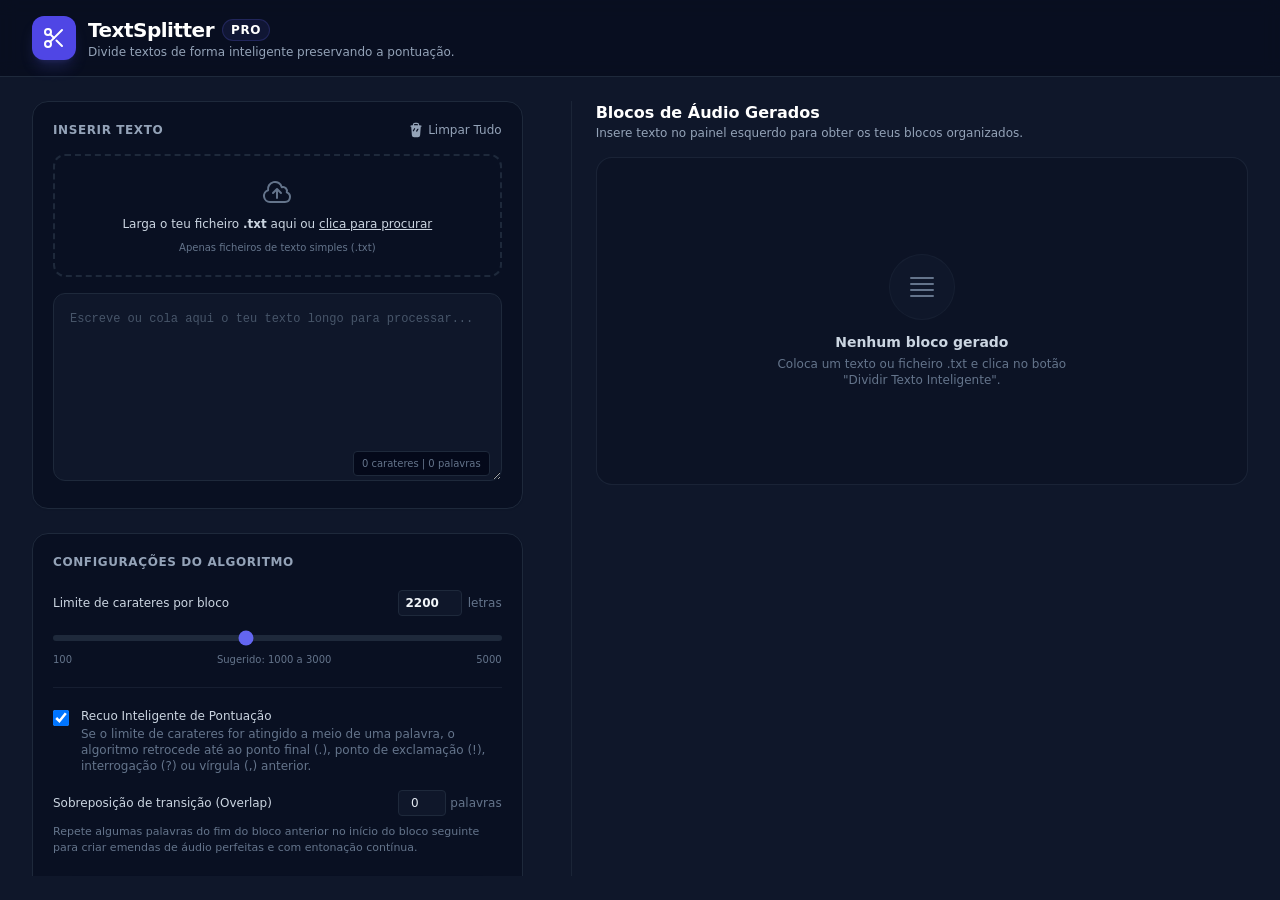
<file: tools/separador.html>
<!DOCTYPE html>
<html lang="pt-PT" class="h-full overflow-y-auto lg:overflow-hidden bg-slate-900 text-slate-100">
<head>
    <meta charset="UTF-8">
    <meta name="viewport" content="width=device-width, initial-scale=1.0">
    <title>TextSplitter PRO - Divisor de Texto Inteligente</title>
    <!-- Tailwind CSS para design responsivo e moderno -->
    <link rel="stylesheet" href="../fonts/fonts.css">
<link rel="stylesheet" href="separador-tw.css">
    <style>
        /* Estilização para as barras de áudio animadas */
        .bar {
            display: inline-block;
            width: 3px;
            height: 100%;
            background-color: #6366f1;
            border-radius: 10px;
            animation: bounce 1s ease-in-out infinite alternate;
        }
        .bar:nth-child(2) { animation-delay: 0.15s; }
        .bar:nth-child(3) { animation-delay: 0.3s; }
        .bar:nth-child(4) { animation-delay: 0.45s; }
        .bar:nth-child(5) { animation-delay: 0.6s; }

        @keyframes bounce {
            0% { transform: scaleY(0.3); }
            100% { transform: scaleY(1.1); }
        }

        /* Scrollbar personalizada minimalista para as colunas independentes */
        .custom-scrollbar::-webkit-scrollbar {
            width: 6px;
            height: 6px;
        }
        .custom-scrollbar::-webkit-scrollbar-track {
            background: transparent;
        }
        .custom-scrollbar::-webkit-scrollbar-thumb {
            background: #334155;
            border-radius: 9999px;
        }
        .custom-scrollbar::-webkit-scrollbar-thumb:hover {
            background: #475569;
        }
    </style>
</head>
<body class="lg:h-screen lg:overflow-hidden flex flex-col font-sans antialiased selection:bg-brand-500 selection:text-white">

    <div class="flex-grow flex flex-col min-h-screen lg:h-screen">
        <!-- Cabeçalho -->
        <header class="border-b border-slate-800 bg-slate-950/50 backdrop-blur shrink-0 px-4 py-4 sm:px-6 lg:px-8">
            <div class="max-w-7xl mx-auto flex flex-col sm:flex-row justify-between items-center gap-4">
                <div class="flex items-center gap-3">
                    <div class="bg-brand-600 text-white p-2.5 rounded-xl shadow-lg shadow-brand-500/20">
                        <svg xmlns="http://www.w3.org/2000/svg" viewBox="0 0 24 24" fill="none" stroke="currentColor" stroke-width="2" stroke-linecap="round" stroke-linejoin="round" class="w-6 h-6">
                            <circle cx="6" cy="6" r="3"></circle>
                            <circle cx="6" cy="18" r="3"></circle>
                            <line x1="20" y1="4" x2="8.12" y2="15.88"></line>
                            <line x1="14.47" y1="14.48" x2="20" y2="20"></line>
                            <line x1="8.12" y1="8.12" x2="12" y2="12"></line>
                        </svg>
                    </div>
                    <div>
                        <h1 class="text-xl font-bold tracking-tight text-white flex items-center gap-2">
                            TextSplitter <span class="text-xs uppercase px-2 py-0.5 rounded-full bg-brand-500/10 text-brand-400 border border-brand-500/20 font-semibold tracking-wider">PRO</span>
                        </h1>
                        <p class="text-xs text-slate-400">Divide textos de forma inteligente preservando a pontuação.</p>
                    </div>
                </div>
            </div>
        </header>

        <!-- Conteúdo Principal com Scroll Independente no Desktop -->
        <main class="flex-grow overflow-y-auto lg:overflow-hidden max-w-7xl w-full mx-auto px-4 py-6 sm:px-6 lg:px-8 flex flex-col lg:flex-row gap-8">
            
            <!-- Painel Esquerdo: Entrada de dados e configurações (Scroll Independente) -->
            <section class="w-full lg:w-5/12 flex flex-col gap-6 lg:h-full lg:overflow-y-auto lg:pr-4 custom-scrollbar shrink-0">
                <!-- Zona de Introdução de Texto -->
                <div class="bg-slate-950/40 border border-slate-800 rounded-2xl p-5 flex flex-col gap-4 shadow-sm">
                    <div class="flex justify-between items-center">
                        <h2 class="text-xs font-semibold text-slate-400 uppercase tracking-wider">Inserir Texto</h2>
                        <button id="clear-btn" class="text-xs text-slate-400 hover:text-rose-400 transition-colors flex items-center gap-1">
                            <svg xmlns="http://www.w3.org/2000/svg" viewBox="0 0 20 20" fill="currentColor" class="w-4 h-4">
                                <path fill-rule="evenodd" d="M8.75 1A2.75 2.75 0 006 3.75v.443c-.795.077-1.584.176-2.365.298a.75.75 0 10.23 1.482l.149-.022.841 10.518A2.75 2.75 0 007.596 19h4.807a2.75 2.75 0 002.742-2.53l.841-10.52.149.023a.75.75 0 00.23-1.482A41.03 41.03 0 0014 4.193V3.75A2.75 2.75 0 0011.25 1h-2.5zM10 4c.84 0 1.673.025 2.5.075V3.75c0-.69-.56-1.25-1.25-1.25h-2.5c-.69 0-1.25.56-1.25 1.25v.325C8.327 4.025 9.16 4 10 4zM8.58 7.72a.75.75 0 00-1.006.306l-1.5 2.5a.75.75 0 101.292.76l1.5-2.5a.75.75 0 00-.286-1.066zm4.132 1.066a.75.75 0 00-1.006-.306l-1.5 2.5a.75.75 0 101.292.76l1.5-2.5a.75.75 0 00-.286-1.066z" clip-rule="evenodd" />
                            </svg>
                            Limpar Tudo
                        </button>
                    </div>

                    <!-- Dropzone (Arrastar ficheiro) -->
                    <div id="dropzone" class="border-2 border-dashed border-slate-800 hover:border-brand-500 rounded-xl p-5 text-center cursor-pointer bg-slate-900/10 hover:bg-brand-500/5 transition-all duration-200">
                        <input type="file" id="file-input" class="hidden" accept=".txt">
                        <div class="flex flex-col items-center gap-2">
                            <svg xmlns="http://www.w3.org/2000/svg" fill="none" viewBox="0 0 24 24" stroke-width="1.5" stroke="currentColor" class="w-8 h-8 text-slate-500">
                                <path stroke-linecap="round" stroke-linejoin="round" d="M12 16.5V9.75m0 0l3 3m-3-3l-3 3M6.75 19.5a4.5 4.5 0 01-1.41-8.775 5.25 5.25 0 0110.233-2.33 3 3 0 013.758 3.848A3.752 3.752 0 0118 19.5H6.75z" />
                            </svg>
                            <p class="text-xs text-slate-300 font-medium">Larga o teu ficheiro <strong class="text-brand-400">.txt</strong> aqui ou <span class="underline">clica para procurar</span></p>
                            <p class="text-[10px] text-slate-500">Apenas ficheiros de texto simples (.txt)</p>
                        </div>
                    </div>

                    <!-- Input de Texto Central -->
                    <div class="relative">
                        <textarea id="text-input" rows="8" placeholder="Escreve ou cola aqui o teu texto longo para processar..." class="w-full bg-slate-900 border border-slate-800 rounded-xl p-4 text-xs text-slate-200 focus:outline-none focus:ring-2 focus:ring-brand-500/50 focus:border-brand-500 resize-y placeholder-slate-600 font-mono custom-scrollbar" style="line-height: 1.6;"></textarea>
                        <div class="absolute bottom-3 right-3 text-[10px] text-slate-500 bg-slate-950/80 px-2 py-1 rounded border border-slate-800" id="char-counter">
                            0 carateres | 0 palavras
                        </div>
                    </div>
                </div>

                <!-- Configurações de Divisão -->
                <div class="bg-slate-950/40 border border-slate-800 rounded-2xl p-5 flex flex-col gap-5 shadow-sm">
                    <h2 class="text-xs font-semibold text-slate-400 uppercase tracking-wider">Configurações do Algoritmo</h2>

                    <!-- Slider Limite de Carateres -->
                    <div>
                        <div class="flex justify-between items-center mb-2">
                            <label for="limit-range" class="text-xs font-medium text-slate-300">Limite de carateres por bloco</label>
                            <div class="flex items-center gap-1.5">
                                <input type="number" id="limit-number" value="2200" min="100" max="5000" class="w-16 bg-slate-900 border border-slate-800 text-xs font-semibold rounded p-1 text-center focus:outline-none focus:ring-1 focus:ring-brand-500 text-brand-400">
                                <span class="text-xs text-slate-500">letras</span>
                            </div>
                        </div>
                        <input type="range" id="limit-range" min="100" max="5000" step="50" value="2200" class="w-full h-1.5 bg-slate-800 rounded-lg appearance-none cursor-pointer accent-brand-500 focus:outline-none">
                        <div class="flex justify-between text-[10px] text-slate-500 mt-1">
                            <span>100</span>
                            <span>Sugerido: 1000 a 3000</span>
                            <span>5000</span>
                        </div>
                    </div>

                    <hr class="border-slate-800/60">

                    <!-- Regras inteligentes de divisão -->
                    <div class="flex flex-col gap-4">
                        <div class="flex items-start gap-3">
                            <div class="flex items-center h-5">
                                <input id="smart-cut" type="checkbox" checked class="w-4 h-4 rounded border-slate-800 text-brand-600 focus:ring-brand-500 bg-slate-900">
                            </div>
                            <div class="text-xs">
                                <label for="smart-cut" class="font-medium text-slate-300 block">Recuo Inteligente de Pontuação</label>
                                <span class="text-slate-500 block mt-0.5">Se o limite de carateres for atingido a meio de uma palavra, o algoritmo retrocede até ao ponto final (.), ponto de exclamação (!), interrogação (?) ou vírgula (,) anterior.</span>
                            </div>
                        </div>

                        <!-- Sobreposição de palavras (Overlap) -->
                        <div class="flex flex-col gap-2">
                            <div class="flex justify-between items-center">
                                <label for="overlap-count" class="text-xs font-medium text-slate-300">Sobreposição de transição (Overlap)</label>
                                <div class="flex items-center gap-1">
                                    <input type="number" id="overlap-count" value="0" min="0" max="15" class="w-12 bg-slate-900 border border-slate-800 text-xs text-center rounded p-1 focus:outline-none focus:ring-1 focus:ring-brand-500 text-slate-200">
                                    <span class="text-xs text-slate-500">palavras</span>
                                </div>
                            </div>
                            <span class="text-[11px] text-slate-555 text-slate-500">Repete algumas palavras do fim do bloco anterior no início do bloco seguinte para criar emendas de áudio perfeitas e com entonação contínua.</span>
                        </div>
                    </div>

                    <!-- Botão de Ação Principal -->
                    <button id="split-btn" class="w-full bg-brand-600 hover:bg-brand-500 text-white font-medium text-xs py-3.5 px-4 rounded-xl shadow-lg shadow-brand-500/20 active:scale-[0.98] transition-all flex items-center justify-center gap-2 uppercase tracking-wider font-semibold shrink-0">
                        <svg xmlns="http://www.w3.org/2000/svg" viewBox="0 0 20 20" fill="currentColor" class="w-4.5 h-4.5">
                            <path d="M2.695 14.763l-1.262 3.154a.5.5 0 00.65.65l3.155-1.262a4 4 0 001.343-.885L17.5 5.5a2.121 2.121 0 10-3-3L3.58 13.42a4 4 0 00-.885 1.343z" />
                        </svg>
                        Dividir Texto Inteligente
                    </button>
                </div>
            </section>

            <!-- Painel Direito: Resultados das Divisões (Scroll Independente, Separado por Linha Elegante) -->
            <section class="w-full lg:w-7/12 flex flex-col gap-4 lg:h-full lg:overflow-y-auto lg:pl-6 border-t lg:border-t-0 lg:border-l border-slate-800/80 custom-scrollbar">
                
                <!-- Dashboard de Progresso Global -->
                <div id="progress-dashboard" class="hidden bg-slate-950/40 border border-slate-800 rounded-2xl p-4 flex flex-col gap-3 shadow-sm shrink-0">
                    <div class="flex flex-col sm:flex-row justify-between items-start sm:items-center gap-2">
                        <div>
                            <span class="text-[10px] text-slate-400 uppercase tracking-widest font-semibold">Progresso do Trabalho</span>
                            <h3 id="progress-text" class="text-sm font-bold text-white mt-0.5">0 de 0 partes concluídas</h3>
                        </div>
                        <div class="text-right">
                            <span class="text-[10px] text-slate-400 block">Tempo total de voz restante</span>
                            <span id="time-remaining" class="text-xs font-bold text-brand-400">~0 seg</span>
                        </div>
                    </div>
                    <!-- Barra de progresso visual -->
                    <div class="w-full bg-slate-800 rounded-full h-2 overflow-hidden">
                        <div id="progress-bar-fill" class="bg-brand-500 h-full w-0 transition-all duration-300"></div>
                    </div>
                </div>

                <!-- Painel de Seleção de Vista (Lista Completa vs Modo Foco) -->
                <div class="flex flex-col sm:flex-row justify-between items-start sm:items-center gap-3 shrink-0">
                    <div>
                        <h2 class="text-base font-bold text-white flex items-center gap-2">
                            Blocos de Áudio Gerados 
                            <span id="blocks-count-badge" class="text-xs font-normal px-2.5 py-0.5 rounded-full bg-slate-800 text-slate-300 hidden">0 partes</span>
                        </h2>
                        <p class="text-xs text-slate-400" id="split-summary-msg">Insere texto no painel esquerdo para obter os teus blocos organizados.</p>
                    </div>
                    
                    <!-- Alternador de Vista (Modo Foco vs Lista) -->
                    <div class="flex items-center gap-2 w-full sm:w-auto self-end">
                        <div id="view-toggle-container" class="hidden bg-slate-950/50 p-1 rounded-xl border border-slate-850 flex">
                            <button id="view-list-btn" onclick="window.setViewMode('list')" class="px-3 py-1.5 rounded-lg text-xs font-semibold flex items-center gap-1.5 transition-all text-brand-400 bg-slate-900 border border-slate-800 shadow">
                                <svg xmlns="http://www.w3.org/2000/svg" fill="none" viewBox="0 0 24 24" stroke-width="1.5" stroke="currentColor" class="w-3.5 h-3.5">
                                    <path stroke-linecap="round" stroke-linejoin="round" d="M8.25 6.75h12M8.25 12h12m-12 5.25h12M3.75 6.75h.007v.008H3.75V6.75zm.375 0a.375.375 0 11-.75 0 .375.375 0 01.75 0zM3.75 12h.007v.008H3.75V12zm.375 0a.375.375 0 11-.75 0 .375.375 0 01.75 0zm-.375 5.25h.007v.008H3.75v-.008zm.375 0a.375.375 0 11-.75 0 .375.375 0 01.75 0z" />
                                </svg>
                                Lista
                            </button>
                            <button id="view-focus-btn" onclick="window.setViewMode('focus')" class="px-3 py-1.5 rounded-lg text-xs font-semibold flex items-center gap-1.5 transition-all text-slate-400 hover:text-white">
                                <svg xmlns="http://www.w3.org/2000/svg" fill="none" viewBox="0 0 24 24" stroke-width="1.5" stroke="currentColor" class="w-3.5 h-3.5">
                                    <path stroke-linecap="round" stroke-linejoin="round" d="M9 9V4.5M9 9H4.5M9 9L3 3m12 6V4.5M15 9h4.5M15 9l6-6M9 15v4.5M9 15H4.5M9 15l-6 6m12-5.5v4.5M15 15h4.5M15 15l6 6" />
                                </svg>
                                Modo Foco (Playlist)
                            </button>
                        </div>
                        <div id="bulk-actions" class="hidden flex gap-2">
                            <button id="step-copy-btn" class="text-xs px-2.5 py-1.5 rounded-lg bg-brand-600 hover:bg-brand-500 text-white transition-colors font-medium shadow-md shadow-brand-500/20 flex items-center gap-1.5" title="A cada clique copia do último ao primeiro">
                                <svg xmlns="http://www.w3.org/2000/svg" fill="none" viewBox="0 0 24 24" stroke-width="1.5" stroke="currentColor" class="w-4 h-4">
                                    <path stroke-linecap="round" stroke-linejoin="round" d="M15.75 17.25v3.375c0 .621-.504 1.125-1.125 1.125h-9.75a1.125 1.125 0 01-1.125-1.125V7.875c0-.621.504-1.125 1.125-1.125H6.75a9.06 9.06 0 011.5.124m7.5 10.376A8.965 8.965 0 0012 12.75c-.197 0-.39.013-.58.037m5.08 1.585a9.016 9.016 0 01-2.25 1.517m0 0H.082m2.133-1.002A3.046 3.046 0 013 13.5h.75m11.25-3.375h1.5a1.125 1.125 0 011.125 1.125v9.75a1.125 1.125 0 01-1.125 1.125h-3a1.125 1.125 0 01-1.125-1.125V18M3 13.5h.008v.008H3V13.5z" />
                                </svg>
                                Copiar Passo-a-Passo
                            </button>
                        </div>
                    </div>
                </div>

                <!-- Lista de Blocos Gerados -->
                <div id="blocks-container" class="flex flex-col gap-4">
                    <!-- Estado Inicial / Sem dados -->
                    <div id="empty-state" class="flex flex-col items-center justify-center py-24 text-center border border-slate-800/80 rounded-2xl bg-slate-950/20">
                        <div class="p-4 rounded-full bg-slate-900 border border-slate-800/50 mb-3 text-slate-500">
                            <svg xmlns="http://www.w3.org/2000/svg" fill="none" viewBox="0 0 24 24" stroke-width="1.5" stroke="currentColor" class="w-8 h-8">
                                <path stroke-linecap="round" stroke-linejoin="round" d="M3.75 5.25h16.5m-16.5 4.5h16.5m-16.5 4.5h16.5m-16.5 4.5h16.5" />
                            </svg>
                        </div>
                        <h3 class="text-sm font-semibold text-slate-300">Nenhum bloco gerado</h3>
                        <p class="text-xs text-slate-500 max-w-xs mt-1">Coloca um texto ou ficheiro .txt e clica no botão "Dividir Texto Inteligente".</p>
                    </div>
                </div>
            </section>

        </main>

        <!-- Modal de Retoma de Cópia -->
        <div id="resume-modal" class="fixed inset-0 bg-slate-950/80 backdrop-blur-sm z-50 hidden flex-col items-center justify-center">
            <div class="bg-slate-900 border border-slate-800 rounded-2xl p-6 max-w-sm w-full mx-4 shadow-2xl flex flex-col gap-4">
                <h3 class="text-lg font-bold text-white">Continuar Cópia?</h3>
                <p class="text-sm text-slate-400">Detetámos que tinhas uma cópia em curso. Queres continuar a partir da <strong class="text-brand-400">Parte <span id="resume-block-id"></span></strong>?</p>
                <div class="flex gap-3 mt-2">
                    <button id="resume-btn-y" class="flex-1 bg-brand-600 hover:bg-brand-500 text-white font-bold py-2.5 rounded-xl transition-all border border-brand-500/50">Sim (S)</button>
                    <button id="resume-btn-n" class="flex-1 bg-slate-800 hover:bg-slate-700 text-slate-300 font-bold py-2.5 rounded-xl transition-all border border-slate-700">Não (N)</button>
                </div>
            </div>
        </div>

        <!-- Toast de Notificações Rápido -->
        <div id="toast" class="fixed bottom-6 right-6 z-50 transform translate-y-20 opacity-0 transition-all duration-300 flex items-center gap-2 bg-emerald-500 text-white font-medium text-xs px-4 py-3.5 rounded-xl shadow-xl shadow-emerald-500/15">
            <svg xmlns="http://www.w3.org/2000/svg" viewBox="0 0 20 20" fill="currentColor" class="w-5 h-5" id="toast-icon">
                <path fill-rule="evenodd" d="M16.704 4.153a.75.75 0 01.143 1.052l-8 10.5a.75.75 0 01-1.127.075l-4.5-4.5a.75.75 0 011.06-1.06l3.894 3.893 7.48-9.817a.75.75 0 011.05-.143z" clip-rule="evenodd" />
            </svg>
            <span id="toast-msg">Sucesso!</span>
        </div>
    </div>

    <!-- Script de lógica do AudioSplitter PRO -->
    <script>
        // Captação de elementos da Interface
        const textInput = document.getElementById('text-input');
        const fileInput = document.getElementById('file-input');
        const dropzone = document.getElementById('dropzone');
        const limitRange = document.getElementById('limit-range');
        const limitNumber = document.getElementById('limit-number');
        const smartCutCheckbox = document.getElementById('smart-cut');
        const overlapInput = document.getElementById('overlap-count');
        const splitBtn = document.getElementById('split-btn');
        const clearBtn = document.getElementById('clear-btn');
        const charCounter = document.getElementById('char-counter');
        const blocksContainer = document.getElementById('blocks-container');
        const emptyState = document.getElementById('empty-state');
        const blocksCountBadge = document.getElementById('blocks-count-badge');
        const splitSummaryMsg = document.getElementById('split-summary-msg');
        const bulkActions = document.getElementById('bulk-actions');
        const stepCopyBtn = document.getElementById('step-copy-btn');
        const resumeModal = document.getElementById('resume-modal');
        const resumeBtnY = document.getElementById('resume-btn-y');
        const resumeBtnN = document.getElementById('resume-btn-n');
        const resumeBlockId = document.getElementById('resume-block-id');
        const toast = document.getElementById('toast');
        const toastMsg = document.getElementById('toast-msg');

        // Alternador de Visualização
        const viewToggleContainer = document.getElementById('view-toggle-container');
        const viewListBtn = document.getElementById('view-list-btn');
        const viewFocusBtn = document.getElementById('view-focus-btn');

        // Painel de progresso
        const progressDashboard = document.getElementById('progress-dashboard');
        const progressText = document.getElementById('progress-text');
        const progressFill = document.getElementById('progress-bar-fill');
        const timeRemainingEl = document.getElementById('time-remaining');

        // Estado Global da Aplicação
        let currentText = '';
        let generatedChunks = [];
        let currentViewMode = 'list'; // 'list' ou 'focus'
        let currentFocusIndex = 0; // Índice do bloco em destaque no Modo Foco
        
        let sequentialCopyMode = false;
        let clickCopyIndex = -1; // Índice atual da cópia passo-a-passo
        let pendingModalAction = false;

        // Sincronizar inputs de carateres
        function loadSettings() {
            const savedLimit = localStorage.getItem('ts_limit');
            const savedSmartCut = localStorage.getItem('ts_smartCut');
            const savedOverlap = localStorage.getItem('ts_overlap');

            if (savedLimit) {
                limitNumber.value = savedLimit;
                limitRange.value = savedLimit;
            }
            if (savedSmartCut !== null) {
                smartCutCheckbox.checked = savedSmartCut === 'true';
            }
            if (savedOverlap !== null) {
                overlapInput.value = savedOverlap;
            }
        }

        function saveSettings() {
            localStorage.setItem('ts_limit', limitNumber.value);
            localStorage.setItem('ts_smartCut', smartCutCheckbox.checked);
            localStorage.setItem('ts_overlap', overlapInput.value);
        }

        // Executar imediatamente para carregar dados guardados de sessões passadas
        loadSettings();

        // -----------------------------------------
        // ATALHOS DE TECLADO (SHIFT+ENTER & ESPAÇO)
        // -----------------------------------------
        document.addEventListener('keydown', (e) => {
            // Ignorar atalhos se o utilizador estiver ativamente a escrever texto no formulário
            if (e.target.tagName === 'INPUT' || e.target.tagName === 'TEXTAREA') {
                return;
            }

            // Ativar Modo Cópia Sequencial Inversa (Shift + Enter)
            if (e.shiftKey && e.key === 'Enter') {
                e.preventDefault();
                if (generatedChunks.length === 0) {
                    showToast('Gera primeiro os blocos de texto!', 'error');
                    return;
                }
                
                sequentialCopyMode = true;
                // Começar pelo último bloco para empilhar no histórico do DeX corretamente
                currentFocusIndex = generatedChunks.length - 1; 
                window.setViewMode('focus');
                
                showToast(`Modo Sequencial Ativado! Pressiona ESPAÇO para copiar a Parte ${generatedChunks[currentFocusIndex].id}.`);
                return;
            }

            // Executar Cópia Inversa (Barra de Espaço)
            if (e.code === 'Space' && sequentialCopyMode) {
                e.preventDefault(); // Evitar que o ecrã faça scroll para baixo
                
                if (currentFocusIndex >= 0 && currentFocusIndex < generatedChunks.length) {
                    const chunk = generatedChunks[currentFocusIndex];
                    
                    // 1. Cópia robusta para a área de transferência
                    const el = document.createElement('textarea');
                    el.value = chunk.text;
                    el.setAttribute('readonly', '');
                    el.style.position = 'absolute';
                    el.style.left = '-9999px';
                    document.body.appendChild(el);
                    el.select();
                    el.setSelectionRange(0, 99999);
                    document.execCommand('copy');
                    document.body.removeChild(el);

                    // 2. Registar progresso
                    chunk.done = true;
                    updateProgressDashboard();
                    showToast(`Parte ${chunk.id} copiada para o histórico!`);

                    // 3. Recuar um slide (para ir do último até ao primeiro)
                    currentFocusIndex--; 

                    if (currentFocusIndex < 0) {
                        sequentialCopyMode = false;
                        renderBlocks(); // Vai desencadear o ecrã de celebração/sucesso
                    } else {
                        renderBlocks(); // Avança a interface para o próximo bloco
                    }
                }
            }
        });

        // Sincronizar inputs de carateres e guardar na memória
        limitRange.addEventListener('input', (e) => {
            limitNumber.value = e.target.value;
            saveSettings();
        });

        limitNumber.addEventListener('input', (e) => {
            let val = parseInt(e.target.value);
            if (isNaN(val)) val = 2200;
            if (val < 100) val = 100;
            if (val > 5000) val = 5000;
            limitRange.value = val;
            saveSettings();
        });

        // Guardar outras alterações nas definições sempre que são mexidas
        smartCutCheckbox.addEventListener('change', saveSettings);
        overlapInput.addEventListener('input', saveSettings);

        // Contadores em tempo real para o input de texto
        textInput.addEventListener('input', updateInputStats);

        // Atualiza contadores de carateres e palavras
        function updateInputStats() {
            currentText = textInput.value;
            const chars = currentText.length;
            const words = currentText.trim() === '' ? 0 : currentText.trim().split(/\s+/).length;
            charCounter.textContent = `${chars.toLocaleString()} carateres | ${words.toLocaleString()} palavras`;
        }

        // Limpeza dos campos
        clearBtn.addEventListener('click', () => {
            textInput.value = '';
            updateInputStats();
            clearGeneratedBlocks();
            showToast('Ecrã de trabalho limpo!');
        });

        // Drag and Drop de ficheiros .txt
        dropzone.addEventListener('click', () => fileInput.click());

        dropzone.addEventListener('dragover', (e) => {
            e.preventDefault();
            dropzone.classList.add('border-brand-500', 'bg-brand-500/10');
        });

        dropzone.addEventListener('dragleave', () => {
            dropzone.classList.remove('border-brand-500', 'bg-brand-500/10');
        });

        dropzone.addEventListener('drop', (e) => {
            e.preventDefault();
            dropzone.classList.remove('border-brand-500', 'bg-brand-500/10');
            const files = e.dataTransfer.files;
            if (files.length > 0) {
                handleFile(files[0]);
            }
        });

        fileInput.addEventListener('change', (e) => {
            if (e.target.files.length > 0) {
                handleFile(e.target.files[0]);
            }
        });

        // Carrega ficheiro local
        function handleFile(file) {
            if (file.type !== 'text/plain' && !file.name.endsWith('.txt')) {
                showToast('Formato inválido! Envia apenas ficheiros .txt', 'error');
                return;
            }

            const reader = new FileReader();
            reader.onload = (e) => {
                textInput.value = e.target.result;
                updateInputStats();
                showToast('Ficheiro de texto carregado!');
            };
            reader.readAsText(file);
        }

        // EXECUTAR CÓPIA INDIVIDUAL (CLIQUE NO BOTÃO)
        function executeCopyStep() {
            if (clickCopyIndex < 0 || clickCopyIndex >= generatedChunks.length) return;
            
            const chunk = generatedChunks[clickCopyIndex];
            
            // Cópia robusta para a área de transferência
            const el = document.createElement('textarea');
            el.value = chunk.text;
            el.setAttribute('readonly', '');
            el.style.position = 'absolute';
            el.style.left = '-9999px';
            document.body.appendChild(el);
            el.select();
            el.setSelectionRange(0, 99999);
            document.execCommand('copy');
            document.body.removeChild(el);

            chunk.done = true;
            updateProgressDashboard();
            renderBlocks(); // Atualiza aspeto visual do card para lido
            showToast(`Parte ${chunk.id} copiada!`);

            clickCopyIndex--;

            if (clickCopyIndex < 0) {
                // Chegou ao fim (primeiro bloco)
                localStorage.removeItem('ts_clickCopyIndex');
                localStorage.removeItem('ts_copyTotal');
                clickCopyIndex = generatedChunks.length - 1; // Prepara para recomeçar da próxima vez
                showToast("Todos os blocos copiados com sucesso!");
            } else {
                // Guarda a paragem atual
                localStorage.setItem('ts_clickCopyIndex', clickCopyIndex);
                localStorage.setItem('ts_copyTotal', generatedChunks.length);
            }
        }

        // LÓGICA DO BOTÃO COPIAR PASSO-A-PASSO
        stepCopyBtn.addEventListener('click', () => {
            if (generatedChunks.length === 0) return;

            const savedIdx = localStorage.getItem('ts_clickCopyIndex');
            const savedTotal = localStorage.getItem('ts_copyTotal');

            // Se for o primeiro clique do botão nesta sessão, verifica se há paragem anterior
            if (clickCopyIndex === -1) {
                if (savedIdx !== null && savedTotal == generatedChunks.length) {
                    const idx = parseInt(savedIdx);
                    // Se parou a meio (não no fim e não na primeira)
                    if (idx >= 0 && idx < generatedChunks.length - 1) {
                        resumeBlockId.textContent = generatedChunks[idx].id;
                        resumeModal.classList.remove('hidden');
                        resumeModal.classList.add('flex');
                        pendingModalAction = true;
                        return;
                    }
                }
                // Sem histórico válido, começa pelo último bloco (de trás para a frente)
                clickCopyIndex = generatedChunks.length - 1;
            }
            
            // Executa a cópia diretamente
            executeCopyStep();
        });

        // AÇÕES DO POPUP MODAL (SIM/NÃO)
        function handleModalDecision(resume) {
            if (!pendingModalAction) return;
            pendingModalAction = false;
            resumeModal.classList.add('hidden');
            resumeModal.classList.remove('flex');

            if (resume) {
                clickCopyIndex = parseInt(localStorage.getItem('ts_clickCopyIndex'));
            } else {
                clickCopyIndex = generatedChunks.length - 1; // Recomeça do fim
            }
            executeCopyStep();
        }

        resumeBtnY.addEventListener('click', () => handleModalDecision(true));
        resumeBtnN.addEventListener('click', () => handleModalDecision(false));

        // ATALHOS DE TECLADO MESTRE
        document.addEventListener('keydown', (e) => {
            // Lidar com o Modal aberto primeiro (teclas S e N)
            if (pendingModalAction) {
                if (e.key.toLowerCase() === 's') {
                    e.preventDefault();
                    handleModalDecision(true);
                } else if (e.key.toLowerCase() === 'n') {
                    e.preventDefault();
                    handleModalDecision(false);
                }
                return;
            }

            // Ignorar atalhos se o utilizador estiver a escrever no formulário
            if (e.target.tagName === 'INPUT' || e.target.tagName === 'TEXTAREA') return;

            // Shift + Enter: Modo Cópia Sequencial em Foco
            if (e.shiftKey && e.key === 'Enter') {
                e.preventDefault();
                if (generatedChunks.length === 0) {
                    showToast('Gera primeiro os blocos de texto!', 'error');
                    return;
                }
                sequentialCopyMode = true;
                currentFocusIndex = generatedChunks.length - 1; 
                window.setViewMode('focus');
                showToast(`Modo Sequencial Ativado! Pressiona ESPAÇO para copiar.`);
                return;
            }

            // Barra de Espaço: Cópia no Modo Foco
            if (e.code === 'Space' && sequentialCopyMode) {
                e.preventDefault(); 
                if (currentFocusIndex >= 0 && currentFocusIndex < generatedChunks.length) {
                    const chunk = generatedChunks[currentFocusIndex];
                    
                    const el = document.createElement('textarea');
                    el.value = chunk.text;
                    el.setAttribute('readonly', '');
                    el.style.position = 'absolute';
                    el.style.left = '-9999px';
                    document.body.appendChild(el);
                    el.select();
                    el.setSelectionRange(0, 99999);
                    document.execCommand('copy');
                    document.body.removeChild(el);

                    chunk.done = true;
                    updateProgressDashboard();
                    showToast(`Parte ${chunk.id} copiada!`);

                    currentFocusIndex--; 

                    if (currentFocusIndex < 0) {
                        sequentialCopyMode = false;
                    }
                    renderBlocks(); 
                }
            }
        });

        // Mostrar Notificação
        function showToast(message, type = 'success') {
            toastMsg.textContent = message;
            toast.classList.remove('translate-y-20', 'opacity-0');
            
            if (type === 'error') {
                toast.classList.replace('bg-emerald-500', 'bg-rose-500');
                toast.classList.replace('shadow-emerald-500/15', 'shadow-rose-500/15');
            } else {
                toast.classList.replace('bg-rose-500', 'bg-emerald-500');
                toast.classList.replace('shadow-rose-500/15', 'shadow-emerald-500/15');
            }

            setTimeout(() => {
                toast.classList.add('translate-y-20', 'opacity-0');
            }, 3000);
        }

        // MOTOR DE DIVISÃO INTELIGENTE DE TEXTO (SPLITTER)
        function processTextSplit(text, maxLength, useSmartCut, overlapWordsCount) {
            const chunks = [];
            let pointer = 0;
            const len = text.length;

            while (pointer < len) {
                let targetEnd = pointer + maxLength;
                
                if (targetEnd >= len) {
                    targetEnd = len;
                }

                let actualEnd = targetEnd;

                // Algoritmo Inteligente de Recuo de Pontuação
                if (useSmartCut && targetEnd < len) {
                    const searchWindow = Math.floor(maxLength * 0.35); // Limita o retrocesso a 35% do bloco
                    const minIndex = Math.max(pointer + 15, targetEnd - searchWindow); // Bloco mínimo de 15 carateres
                    
                    let found = false;
                    let subtext = text.substring(minIndex, targetEnd + 1);

                    // 1ª Prioridade: Finais de frase fortes (. ! ?)
                    for (let i = subtext.length - 1; i >= 0; i--) {
                        let char = subtext[i];
                        let nextChar = subtext[i + 1] || '';
                        if (/[.!]/.test(char) && (nextChar === '' || /\s/.test(nextChar))) {
                            actualEnd = minIndex + i + 1;
                            found = true;
                            break;
                        }
                    }

                    // 2ª Prioridade: Pausas intermédias (, ; :)
                    if (!found) {
                        for (let i = subtext.length - 1; i >= 0; i--) {
                            let char = subtext[i];
                            let nextChar = subtext[i + 1] || '';
                            if (/[,;:]/.test(char) && (nextChar === '' || /\s/.test(nextChar))) {
                                actualEnd = minIndex + i + 1;
                                found = true;
                                break;
                            }
                        }
                    }

                    // 3ª Prioridade: Recuar apenas até um espaço (evita partir palavras)
                    if (!found) {
                        for (let i = subtext.length - 1; i >= 0; i--) {
                            let char = subtext[i];
                            if (/\s/.test(char)) {
                                actualEnd = minIndex + i;
                                found = true;
                                break;
                            }
                        }
                    }
                }

                let chunkRawText = text.substring(pointer, actualEnd).trim();
                
                // Preparação de sobreposição (Overlap)
                let textWithOverlap = chunkRawText;
                let overlapIndicator = '';
                
                if (overlapWordsCount > 0 && chunks.length > 0) {
                    const previousRaw = chunks[chunks.length - 1].rawText;
                    const prevWords = previousRaw.split(/\s+/).filter(w => w.length > 0);
                    const overlapWords = prevWords.slice(-overlapWordsCount).join(' ');
                    
                    if (overlapWords) {
                        overlapIndicator = overlapWords;
                        textWithOverlap = `[REPETIR TRANSIÇÃO: ... ${overlapWords}] ${chunkRawText}`;
                    }
                }

                if (chunkRawText.length > 0) {
                    chunks.push({
                        id: chunks.length + 1,
                        text: textWithOverlap,
                        rawText: chunkRawText,
                        overlapText: overlapIndicator,
                        charCount: textWithOverlap.length,
                        wordCount: textWithOverlap.split(/\s+/).filter(w => w.length > 0).length,
                        done: false
                    });
                }

                // Deslocar o apontador de texto
                pointer = actualEnd;

                // Evitar múltiplos espaços ou linhas vazias no arranque do próximo bloco
                while (pointer < len && /\s/.test(text[pointer])) {
                    pointer++;
                }
            }

            return chunks;
        }

        // Ativar divisão ao clicar no botão
        splitBtn.addEventListener('click', () => {
            const rawText = textInput.value.trim();
            if (!rawText) {
                showToast('Por favor, adiciona ou cola algum texto para poderes processar.', 'error');
                return;
            }

            const maxLen = parseInt(limitNumber.value);
            const useSmart = smartCutCheckbox.checked;
            const overlapCount = parseInt(overlapInput.value) || 0;

            generatedChunks = processTextSplit(rawText, maxLen, useSmart, overlapCount);
            currentFocusIndex = 0; // Começar no primeiro slide
            
            // Ativar seletor de visualização
            viewToggleContainer.classList.remove('hidden');
            
            renderBlocks();
            updateProgressDashboard();
        });

        // DEFINIR MODO DE VISUALIZAÇÃO (LISTA OU FOCO)
        window.setViewMode = function(mode) {
            currentViewMode = mode;
            
            if (mode === 'list') {
                viewListBtn.className = "px-3 py-1.5 rounded-lg text-xs font-semibold flex items-center gap-1.5 transition-all text-brand-400 bg-slate-900 border border-slate-800 shadow";
                viewFocusBtn.className = "px-3 py-1.5 rounded-lg text-xs font-semibold flex items-center gap-1.5 transition-all text-slate-400 hover:text-white";
                bulkActions.classList.remove('hidden');
            } else {
                viewListBtn.className = "px-3 py-1.5 rounded-lg text-xs font-semibold flex items-center gap-1.5 transition-all text-slate-400 hover:text-white";
                viewFocusBtn.className = "px-3 py-1.5 rounded-lg text-xs font-semibold flex items-center gap-1.5 transition-all text-brand-400 bg-slate-900 border border-slate-800 shadow";
                bulkActions.classList.add('hidden');
            }
            
            renderBlocks();
        };

        // Limpar lista de blocos gerados
        function clearGeneratedBlocks() {
            generatedChunks = [];
            sequentialCopyMode = false; // Garantir reset do estado
            blocksContainer.innerHTML = '';
            emptyState.classList.remove('hidden');
            blocksCountBadge.classList.add('hidden');
            bulkActions.classList.add('hidden');
            viewToggleContainer.classList.add('hidden');
            progressDashboard.classList.add('hidden');
            splitSummaryMsg.textContent = 'Insere texto no painel esquerdo para obter os teus blocos organizados.';
        }

        // Estimativa de tempo de voz baseada no rácio PPM
        function formatDuration(wordCount) {
            const wordsPerSecond = 150 / 60;
            const totalSeconds = Math.round(wordCount / wordsPerSecond);
            const minutes = Math.floor(totalSeconds / 60);
            const seconds = totalSeconds % 60;
            
            if (minutes === 0) {
                return `${seconds} seg`;
            }
            return `${minutes}:${seconds.toString().padStart(2, '0')} min`;
        }

        // ATUALIZAR DASHBOARD DE PROGRESSO GLOBAL
        function updateProgressDashboard() {
            if (generatedChunks.length === 0) {
                progressDashboard.classList.add('hidden');
                return;
            }

            progressDashboard.classList.remove('hidden');
            const doneCount = generatedChunks.filter(c => c.done).length;
            const totalCount = generatedChunks.length;
            
            // Percentagem
            const percentage = Math.round((doneCount / totalCount) * 100);
            progressFill.style.width = `${percentage}%`;
            progressText.textContent = `${doneCount} de ${totalCount} partes concluídas (${percentage}%)`;

            // Calcular tempo de leitura restante das partes não feitas
            const remainingWords = generatedChunks
                .filter(c => !c.done)
                .reduce((acc, c) => acc + c.wordCount, 0);

            timeRemainingEl.textContent = `~ ${formatDuration(remainingWords)}`;
        }

        // RENDERIZAR CARDS DOS BLOCOS (ADAPTADO COM MODO FOCO)
        function renderBlocks() {
            if (generatedChunks.length === 0) {
                clearGeneratedBlocks();
                return;
            }

            emptyState.classList.add('hidden');
            blocksCountBadge.classList.remove('hidden');
            blocksCountBadge.textContent = `${generatedChunks.length} ${generatedChunks.length === 1 ? 'parte' : 'partes'}`;
            
            if (currentViewMode === 'list') {
                renderListView();
            } else {
                renderFocusView();
            }
        }

        // 1. RENDERIZAR VISTA DE LISTA COMPLETA (PADRÃO)
        function renderListView() {
            splitSummaryMsg.textContent = `Texto dividido inteligentemente em ${generatedChunks.length} partes independentes.`;
            bulkActions.classList.remove('hidden');
            blocksContainer.innerHTML = '';

            generatedChunks.forEach((chunk) => {
                const card = document.createElement('div');
                card.id = `chunk-card-${chunk.id}`;
                
                const cardClasses = chunk.done 
                    ? 'border-emerald-500/30 bg-emerald-950/10 opacity-75' 
                    : 'border-slate-800 bg-slate-950/40';

                card.className = `border rounded-xl p-5 flex flex-col gap-3 transition-all duration-200 ${cardClasses}`;

                card.innerHTML = `
                    <div class="flex flex-col sm:flex-row justify-between items-start sm:items-center gap-2 border-b border-slate-800/80 pb-3">
                        <div class="flex items-center gap-2.5">
                            <span class="flex h-5 w-5 items-center justify-center rounded-full ${chunk.done ? 'bg-emerald-500/20 text-emerald-400' : 'bg-slate-850 text-slate-300'} text-[11px] font-bold">
                                ${chunk.id}
                            </span>
                            <h3 class="text-xs font-semibold text-slate-300 uppercase tracking-wider">Bloco ${chunk.id} de ${generatedChunks.length}</h3>
                            ${chunk.overlapText ? `
                                <span class="text-[9px] bg-brand-500/10 text-brand-400 border border-brand-500/20 px-1.5 py-0.5 rounded font-mono">
                                    Sobreposição Ativa
                                </span>
                            ` : ''}
                        </div>
                        <div class="flex items-center gap-3 text-[11px] text-slate-500">
                            <span>${chunk.charCount} carateres</span>
                            <span>•</span>
                            <span>${chunk.wordCount} pal. (~${formatDuration(chunk.wordCount)})</span>
                        </div>
                    </div>

                    <!-- Visualização de Texto do Bloco -->
                    <div class="relative mb-2">
                        <textarea readonly id="text-area-${chunk.id}" class="w-full bg-slate-900 border border-slate-800/80 rounded-lg p-3 text-xs text-slate-300 font-normal focus:outline-none focus:ring-1 focus:ring-brand-500/30 resize-none h-24 custom-scrollbar" style="line-height:1.6;">${chunk.text}</textarea>
                    </div>

                    <div class="flex flex-wrap items-center justify-between gap-3 pt-1">
                        <label class="flex items-center gap-2 cursor-pointer select-none">
                            <input type="checkbox" ${chunk.done ? 'checked' : ''} onchange="window.toggleBlockDone(${chunk.id})" class="w-4 h-4 rounded border-slate-700 text-emerald-500 focus:ring-emerald-500/20 bg-slate-900">
                            <span class="text-xs ${chunk.done ? 'text-emerald-400 font-medium' : 'text-slate-400'}">Marcado como Lido</span>
                        </label>

                        <div class="flex items-center gap-1.5">
                            <button onclick="window.downloadChunk(${chunk.id})" class="text-xs px-2 py-1.5 rounded-lg border border-slate-800 bg-slate-900 text-slate-400 hover:text-white hover:bg-slate-800 transition-colors flex items-center gap-1">
                                <svg xmlns="http://www.w3.org/2000/svg" fill="none" viewBox="0 0 24 24" stroke-width="1.5" stroke="currentColor" class="w-3.5 h-3.5 text-slate-500">
                                    <path stroke-linecap="round" stroke-linejoin="round" d="M3 16.5v2.25A2.25 2.25 0 005.25 21h13.5A2.25 2.25 0 0021 18.75V16.5M16.5 12L12 16.5m0 0L7.5 12m4.5 4.5V3" />
                                </svg>
                                <span>Exportar Texto</span>
                            </button>

                            <button onclick="window.copyToClipboard(${chunk.id}, this)" class="text-xs font-semibold px-3 py-1.5 rounded-lg bg-brand-600 hover:bg-brand-500 text-white active:scale-[0.98] transition-all flex items-center gap-1">
                                <svg xmlns="http://www.w3.org/2000/svg" fill="none" viewBox="0 0 24 24" stroke-width="1.5" stroke="currentColor" class="w-3.5 h-3.5">
                                    <path stroke-linecap="round" stroke-linejoin="round" d="M15.75 17.25v3.375c0 .621-.504 1.125-1.125 1.125h-9.75a1.125 1.125 0 01-1.125-1.125V7.875c0-.621.504-1.125 1.125-1.125H6.75a9.06 9.06 0 011.5.124m7.5 10.376A8.965 8.965 0 0012 12.75c-.197 0-.39.013-.58.037m5.08 1.585a9.016 9.016 0 01-2.25 1.517m0 0H.082m2.133-1.002A3.046 3.046 0 013 13.5h.75m11.25-3.375h1.5a1.125 1.125 0 011.125 1.125v9.75a1.125 1.125 0 01-1.125 1.125h-3a1.125 1.125 0 01-1.125-1.125V18M3 13.5h.008v.008H3V13.5z" />
                                </svg>
                                <span>Copiar</span>
                            </button>
                        </div>
                    </div>
                `;

                blocksContainer.appendChild(card);
            });
        }

        // 2. RENDERIZAR MODO FOCO / PLAYLIST (SLIDESHOW DIAPOSITIVOS)
        function renderFocusView() {
            splitSummaryMsg.textContent = `A trabalhar no modo focado para gravação. Avança passo a passo.`;
            blocksContainer.innerHTML = '';

            // Se o utilizador já concluiu todos os blocos, exibir ecrã de celebração festivo!
            const allCompleted = generatedChunks.every(c => c.done);
            if (allCompleted) {
                renderCelebrationScreen();
                return;
            }

            // Garantir que o index atual aponta para um bloco não concluído se acabarmos de entrar no modo foco
            const chunk = generatedChunks[currentFocusIndex];
            
            const card = document.createElement('div');
            card.className = "border border-indigo-500/20 bg-slate-950/60 rounded-2xl p-6 flex flex-col gap-5 shadow-2xl shadow-brand-900/10 transition-all duration-300";
            
            card.innerHTML = `
                <!-- Topo: Paginação e Estatísticas do Slide -->
                <div class="flex justify-between items-center border-b border-slate-800/80 pb-4">
                    <div class="flex items-center gap-3">
                        <span class="px-3 py-1 rounded-full bg-indigo-600/15 border border-indigo-500/20 text-indigo-400 font-bold text-xs">
                            Parte ${chunk.id} de ${generatedChunks.length}
                        </span>
                        ${chunk.done ? `
                            <span class="px-2 py-0.5 rounded text-[10px] bg-emerald-500/10 text-emerald-400 border border-emerald-500/20 font-bold uppercase tracking-wider">
                                Concluído
                            </span>
                        ` : `
                            <span class="px-2 py-0.5 rounded text-[10px] bg-amber-500/10 text-amber-400 border border-amber-500/20 font-bold uppercase tracking-wider">
                                Em Falta
                            </span>
                        `}
                    </div>
                    <div class="flex items-center gap-4 text-xs text-slate-400 font-medium">
                        <span>${chunk.charCount} letras</span>
                        <span>•</span>
                        <span class="text-brand-400">~ ${formatDuration(chunk.wordCount)} de voz</span>
                    </div>
                </div>

                <!-- Corpo: Texto Gigante Confortável para Leitura -->
                <div class="flex flex-col gap-1.5">
                    <label class="text-[10px] text-slate-500 uppercase tracking-widest font-semibold block">Texto do Bloco</label>
                    <div class="bg-slate-900/80 border border-slate-800/85 rounded-xl p-5 relative min-h-[140px] flex items-center justify-center mb-2">
                        <p id="focus-text-display" class="w-full text-slate-200 text-sm sm:text-base text-center leading-relaxed font-normal selection:bg-indigo-500 max-h-52 overflow-y-auto custom-scrollbar whitespace-pre-wrap">${chunk.text}</p>
                        <textarea id="text-area-${chunk.id}" class="hidden">${chunk.text}</textarea>
                    </div>
                </div>

                <!-- Rodapé de Ações do Bloco de Foco -->
                <div class="flex flex-col sm:flex-row justify-between items-center gap-4 border-t border-slate-900 pt-4">
                    
                    <!-- Botões de Controlo Auxiliares -->
                    <div class="flex items-center gap-2 w-full sm:w-auto justify-start">
                        <button onclick="window.downloadChunk(${chunk.id})" class="text-xs px-3 py-2 rounded-lg border border-slate-800 bg-slate-900 text-slate-350 hover:text-white transition-colors flex items-center gap-1.5">
                            <svg xmlns="http://www.w3.org/2000/svg" fill="none" viewBox="0 0 24 24" stroke-width="1.5" stroke="currentColor" class="w-4 h-4 text-slate-500">
                                <path stroke-linecap="round" stroke-linejoin="round" d="M3 16.5v2.25A2.25 2.25 0 005.25 21h13.5A2.25 2.25 0 0021 18.75V16.5M16.5 12L12 16.5m0 0L7.5 12m4.5 4.5V3" />
                            </svg>
                            <span>Exportar Texto</span>
                        </button>
                        <button onclick="window.copyToClipboard(${chunk.id}, this)" class="text-xs px-3.5 py-2 rounded-lg bg-indigo-600/10 border border-indigo-500/20 text-indigo-300 hover:text-white transition-all flex items-center gap-1.5 font-semibold">
                            <svg xmlns="http://www.w3.org/2000/svg" fill="none" viewBox="0 0 24 24" stroke-width="1.5" stroke="currentColor" class="w-4 h-4">
                                <path stroke-linecap="round" stroke-linejoin="round" d="M15.75 17.25v3.375c0 .621-.504 1.125-1.125 1.125h-9.75a1.125 1.125 0 01-1.125-1.125V7.875c0-.621.504-1.125 1.125-1.125H6.75a9.06 9.06 0 011.5.124m7.5 10.376A8.965 8.965 0 0012 12.75c-.197 0-.39.013-.58.037m5.08 1.585a9.016 9.016 0 01-2.25 1.517m0 0H.082m2.133-1.002A3.046 3.046 0 013 13.5h.75m11.25-3.375h1.5a1.125 1.125 0 011.125 1.125v9.75a1.125 1.125 0 01-1.125 1.125h-3a1.125 1.125 0 01-1.125-1.125V18M3 13.5h.008v.008H3V13.5z" />
                            </svg>
                            <span>Copiar Texto</span>
                        </button>
                    </div>

                    <!-- Navegação do Cartão -->
                    <div class="flex items-center gap-2 w-full sm:w-auto justify-end">
                        <button onclick="window.navigateFocus(-1)" class="p-2 rounded-lg border border-slate-800 bg-slate-900 text-slate-400 hover:text-white disabled:opacity-30 disabled:pointer-events-none transition-all" ${currentFocusIndex === 0 ? 'disabled' : ''}>
                            <svg xmlns="http://www.w3.org/2000/svg" fill="none" viewBox="0 0 24 24" stroke-width="2" stroke="currentColor" class="w-4 h-4">
                                <path stroke-linecap="round" stroke-linejoin="round" d="M15.75 19.5L8.25 12l7.5-7.5" />
                            </svg>
                        </button>

                        <!-- Botão Concluir e Próximo (Passagem Automática e Check) -->
                        <button onclick="window.markDoneAndNext(${chunk.id}, this)" class="flex-grow sm:flex-grow-0 text-xs font-bold px-5 py-2.5 rounded-xl bg-emerald-600 hover:bg-emerald-500 text-white flex items-center justify-center gap-2 shadow-lg shadow-emerald-500/10 transition-all active:scale-[0.98]">
                            <span>${chunk.id === generatedChunks.length ? 'Concluir Trabalho' : 'Concluir & Próximo'}</span>
                            <svg xmlns="http://www.w3.org/2000/svg" fill="none" viewBox="0 0 24 24" stroke-width="2.5" stroke="currentColor" class="w-4 h-4">
                                <path stroke-linecap="round" stroke-linejoin="round" d="M4.5 12.75l6 6 9-13.5" />
                            </svg>
                        </button>

                        <button onclick="window.navigateFocus(1)" class="p-2 rounded-lg border border-slate-800 bg-slate-900 text-slate-400 hover:text-white disabled:opacity-30 disabled:pointer-events-none transition-all" ${currentFocusIndex === generatedChunks.length - 1 ? 'disabled' : ''}>
                            <svg xmlns="http://www.w3.org/2000/svg" fill="none" viewBox="0 0 24 24" stroke-width="2" stroke="currentColor" class="w-4 h-4">
                                <path stroke-linecap="round" stroke-linejoin="round" d="M8.25 4.5l7.5 7.5-7.5 7.5" />
                            </svg>
                        </button>
                    </div>

                </div>
            `;

            blocksContainer.appendChild(card);
        }

        // 3. RENDERIZAR ECRÃ DE SUCESSO E CELEBRAÇÃO (QUANDO TODOS ESTÃO CONCLUÍDOS NO MODO FOCO)
        function renderCelebrationScreen() {
            const card = document.createElement('div');
            card.className = "border border-emerald-500/20 bg-emerald-950/5 rounded-2xl p-8 text-center flex flex-col items-center justify-center gap-4 py-16 shadow-2xl animate-fade-in";
            
            card.innerHTML = `
                <div class="h-16 w-16 bg-emerald-500/10 text-emerald-400 rounded-full flex items-center justify-center border border-emerald-500/20 animate-bounce mb-2">
                    <svg xmlns="http://www.w3.org/2000/svg" fill="none" viewBox="0 0 24 24" stroke-width="2" stroke="currentColor" class="w-8 h-8">
                        <path stroke-linecap="round" stroke-linejoin="round" d="M9 12.75L11.25 15 15 9.75M21 12c0 1.268-.63 2.39-1.593 3.068a3.745 3.745 0 01-1.043 3.296 3.745 3.745 0 01-3.296 1.043A3.745 3.745 0 0112 21c-1.268 0-2.39-.63-3.068-1.593a3.746 3.746 0 01-3.296-1.043 3.745 3.745 0 01-1.043-3.296A3.745 3.745 0 013 12c0-1.268.63-2.39 1.593-3.068a3.745 3.745 0 011.043-3.296 3.746 3.746 0 013.296-1.043A3.746 3.746 0 0112 3c1.268 0 2.39.63 3.068 1.593a3.746 3.746 0 013.296 1.043 3.746 3.746 0 011.043 3.296A3.745 3.745 0 0121 12z" />
                    </svg>
                </div>
                <h3 class="text-xl font-bold text-white">Excelente! Gravação Concluída 🎉</h3>
                <p class="text-xs text-slate-400 max-w-sm leading-relaxed">
                    Processaste e concluíste todas as partes do teu texto com sucesso no TextSplitter PRO. O teu texto está pronto para ser narrado!
                </p>
                <div class="flex gap-3 mt-2">
                    <button onclick="window.setViewMode('list')" class="text-xs font-semibold px-4 py-2 rounded-xl bg-slate-800 text-slate-300 hover:bg-slate-700 transition-colors">
                        Ver Lista Completa
                    </button>
                    <button onclick="window.restartFocusPlaylist()" class="text-xs font-bold px-4 py-2 rounded-xl bg-brand-600 text-white hover:bg-brand-500 shadow-md shadow-brand-500/10 transition-all">
                        Reiniciar Playlist
                    </button>
                </div>
            `;
            
            blocksContainer.appendChild(card);
        }

        // REINICIAR PLAYLIST DO MODO FOCO (DESMARCA TODOS OS BLOCOS)
        window.restartFocusPlaylist = function() {
            generatedChunks.forEach(c => c.done = false);
            currentFocusIndex = 0;
            sequentialCopyMode = false; // Garantir reset do estado
            renderBlocks();
            updateProgressDashboard();
            showToast("Modo Playlist reiniciado!");
        };

        // OPERAR BOTÃO "CONCLUIR E PRÓXIMO"
        window.markDoneAndNext = function(id, buttonEl) {
            // Guardar o estado ativo como feito
            const chunkIndex = generatedChunks.findIndex(c => c.id === id);
            if (chunkIndex !== -1 && !generatedChunks[chunkIndex].done) {
                generatedChunks[chunkIndex].done = true;
                updateProgressDashboard();
                showToast(`Parte ${id} concluída!`);
            }

            // Animar e passar suavemente para o próximo slide que não esteja concluído
            if (currentFocusIndex < generatedChunks.length - 1) {
                currentFocusIndex++;
                renderBlocks();
            } else {
                // Chegou ao fim: renderizar ecrã de celebração
                renderBlocks();
            }
        };

        // NAVEGAÇÃO ENTRE OS SLIDES
        window.navigateFocus = function(direction) {
            const targetIndex = currentFocusIndex + direction;
            if (targetIndex >= 0 && targetIndex < generatedChunks.length) {
                currentFocusIndex = targetIndex;
                renderBlocks();
            }
        };

        // DESCARREGAR BLOCO DE TEXTO LOCALMENTE (.TXT)
        window.downloadChunk = function(id) {
            const chunk = generatedChunks.find(c => c.id === id);
            if (!chunk) return;

            const element = document.createElement('a');
            const file = new Blob([chunk.text], {type: 'text/plain;charset=utf-8'});
            element.href = URL.createObjectURL(file);
            element.download = `bloco_${chunk.id}_tts.txt`;
            document.body.appendChild(element);
            element.click();
            document.body.removeChild(element);
            
            showToast(`Ficheiro "bloco_${chunk.id}_tts.txt" descarregado!`);
        };

        // ALTERAR ESTADO DO CARD INDIVIDUAL (PRONTO)
        window.toggleBlockDone = function(id) {
            const index = generatedChunks.findIndex(c => c.id === id);
            if (index !== -1) {
                generatedChunks[index].done = !generatedChunks[index].done;
                
                const card = document.getElementById(`chunk-card-${id}`);
                const isDone = generatedChunks[index].done;

                if (card) {
                    if (isDone) {
                        card.classList.remove('border-slate-800', 'bg-slate-950/40');
                        card.classList.add('border-emerald-500/30', 'bg-emerald-950/10', 'opacity-75');
                    } else {
                        card.classList.add('border-slate-800', 'bg-slate-950/40');
                        card.classList.remove('border-emerald-500/30', 'bg-emerald-950/10', 'opacity-75');
                    }
                }
                
                updateProgressDashboard();
            }
        };

        // COPIAR COM COMPATIBILIDADE iFRAME ROBUSTA
        window.copyToClipboard = function(id, buttonEl) {
            const textArea = document.getElementById(`text-area-${id}`);
            
            // Textarea temporária escondida
            const el = document.createElement('textarea');
            el.value = textArea.value;
            el.setAttribute('readonly', '');
            el.style.position = 'absolute';
            el.style.left = '-9999px';
            document.body.appendChild(el);
            
            el.select();
            el.setSelectionRange(0, 99999);
            
            let success = false;
            try {
                success = document.execCommand('copy');
            } catch (err) {
                success = false;
            }
            
            document.body.removeChild(el);

            if (success) {
                const originalContent = buttonEl.innerHTML;
                buttonEl.innerHTML = `
                    <svg xmlns="http://www.w3.org/2000/svg" viewBox="0 0 20 20" fill="currentColor" class="w-3.5 h-3.5">
                        <path fill-rule="evenodd" d="M16.704 4.153a.75.75 0 01.143 1.052l-8 10.5a.75.75 0 01-1.127.075l-4.5-4.5a.75.75 0 011.06-1.06l3.894 3.893 7.48-9.817a.75.75 0 011.05-.143z" clip-rule="evenodd" />
                    </svg>
                    <span>Copiado!</span>
                `;
                buttonEl.classList.remove('bg-brand-600', 'hover:bg-brand-500');
                buttonEl.classList.add('bg-emerald-600', 'hover:bg-emerald-500');

                // Auto-marcar checkbox se ainda não estava ativo
                const chunkIndex = generatedChunks.findIndex(c => c.id === id);
                if (chunkIndex !== -1 && !generatedChunks[chunkIndex].done) {
                    generatedChunks[chunkIndex].done = true;
                    updateProgressDashboard();
                    
                    // Se estivermos em Modo Lista, atualiza o aspeto do card
                    if (currentViewMode === 'list') {
                        const card = document.getElementById(`chunk-card-${id}`);
                        const checkbox = card?.querySelector('input[type="checkbox"]');
                        if (checkbox) checkbox.checked = true;
                        if (card) {
                            card.classList.remove('border-slate-800', 'bg-slate-950/40');
                            card.classList.add('border-emerald-500/30', 'bg-emerald-950/10', 'opacity-75');
                        }
                    }
                }

                showToast(`Parte ${id} copiada!`);

                setTimeout(() => {
                    buttonEl.innerHTML = originalContent;
                    buttonEl.classList.remove('bg-emerald-600', 'hover:bg-emerald-500');
                    buttonEl.classList.add('bg-brand-600', 'hover:bg-brand-500');
                }, 1800);
            } else {
                showToast('Erro ao copiar! Copia manualmente.', 'error');
            }
        };
    </script>
</body>
</html>
</file>
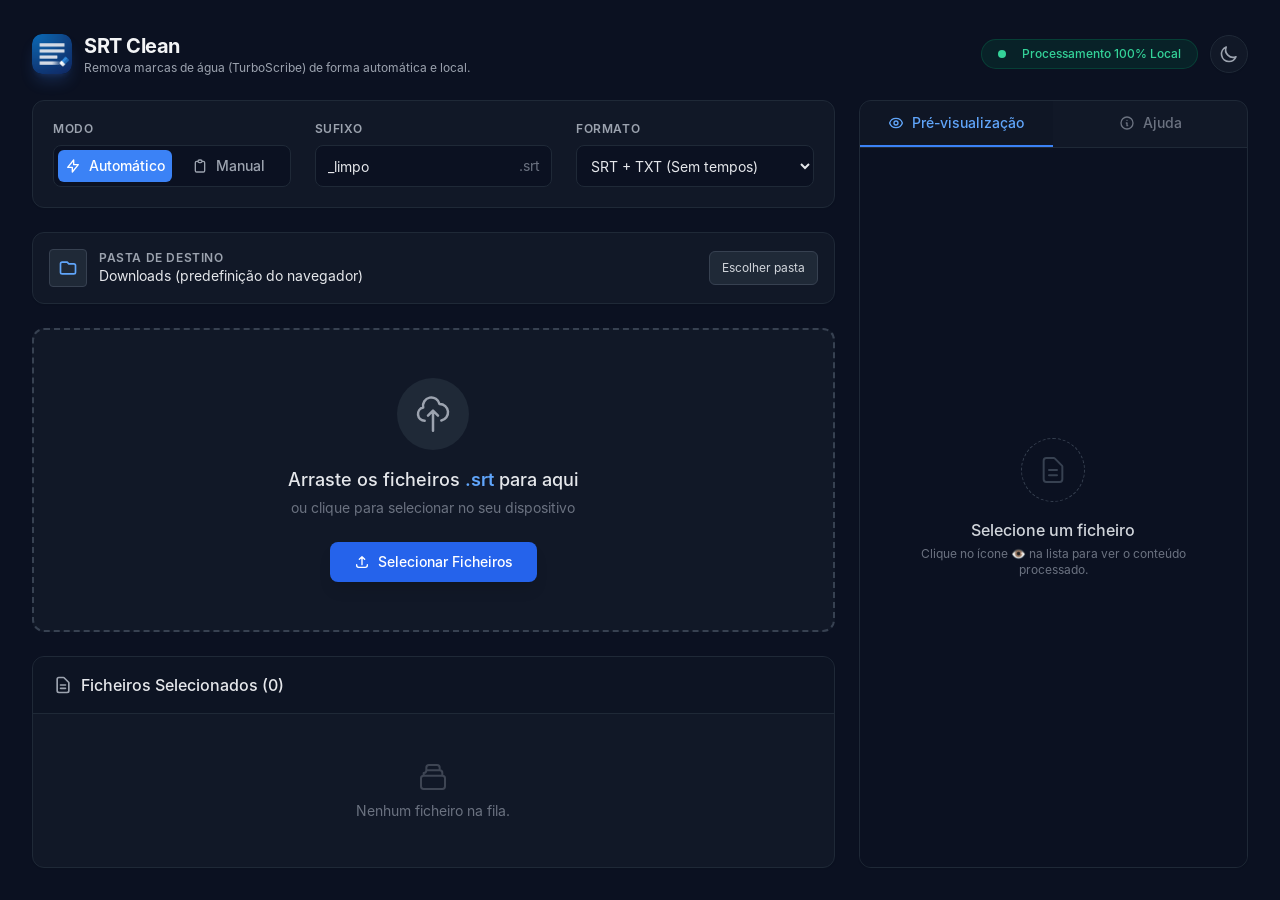
<file: tools/srt.html>
<!DOCTYPE html>
<html lang="pt-PT">
<head>
    <meta charset="UTF-8">
    <meta name="viewport" content="width=device-width, initial-scale=1.0, viewport-fit=cover">
    <title>SRT Clean</title>
    <meta name="theme-color" content="#0B1121">
    <meta name="description" content="Remove marcas de água (TurboScribe) de ficheiros SRT, 100% offline.">
    <meta name="mobile-web-app-capable" content="yes">
    <meta name="apple-mobile-web-app-capable" content="yes">
    <meta name="apple-mobile-web-app-title" content="SRT Clean">
    <meta name="apple-mobile-web-app-status-bar-style" content="black-translucent">
    <link rel="stylesheet" href="../fonts/fonts.css">
    <link rel="icon" type="image/png" href="../icons/srt-favicon-64.png">
    <link rel="stylesheet" href="srt-tw-local.css">
    <link rel="stylesheet" href="srt-app.css">
    
</head>
<body class="min-h-screen p-4 md:p-6 lg:p-8 flex flex-col font-sans">

    <!-- Header -->
    <header class="flex flex-col sm:flex-row justify-between items-start sm:items-center mb-6 gap-4 animate-fade-in">
        <div class="flex items-center gap-3">
            <img src="../icons/srt-icon-header.png" alt="SRT Clean" width="40" height="40" class="w-10 h-10 rounded-lg shadow-lg shadow-blue-500/20" style="border-radius:10px">
            <div>
                <h1 class="text-xl font-bold tracking-tight">SRT Clean</h1>
                <p class="text-xs text-gray-400 hidden sm:block">Remova marcas de água (TurboScribe) de forma automática e local.</p>
            </div>
        </div>
        <div class="flex items-center gap-3">
            <div class="hidden sm:flex items-center gap-4 bg-emerald-900/30 border border-emerald-800/50 rounded-full px-4 py-1.5">
                <div class="w-2 h-2 rounded-full bg-emerald-400 animate-pulse"></div>
                <span class="text-xs font-medium text-emerald-400">Processamento 100% Local</span>
            </div>
            <button id="installBtn" onclick="installApp()" class="text-xs font-medium bg-blue-600 hover:bg-blue-500 text-white px-3 py-2 rounded-lg shadow-lg">Instalar app</button>
            <!-- Theme Toggle Button -->
            <button onclick="toggleTheme()" class="p-2 rounded-full bg-dark-800 border border-dark-700 text-gray-400 hover:text-blue-400 transition-colors shadow-sm" title="Alternar Tema Claro/Escuro" id="themeToggleBtn">
                <!-- Sun Icon -->
                <svg id="iconSun" xmlns="http://www.w3.org/2000/svg" class="h-5 w-5 hidden" fill="none" viewBox="0 0 24 24" stroke="currentColor"><path stroke-linecap="round" stroke-linejoin="round" stroke-width="2" d="M12 3v1m0 16v1m9-9h-1M4 12H3m15.364 6.364l-.707-.707M6.343 6.343l-.707-.707m12.728 0l-.707.707M6.343 17.657l-.707.707M16 12a4 4 0 11-8 0 4 4 0 018 0z" /></svg>
                <!-- Moon Icon -->
                <svg id="iconMoon" xmlns="http://www.w3.org/2000/svg" class="h-5 w-5" fill="none" viewBox="0 0 24 24" stroke="currentColor"><path stroke-linecap="round" stroke-linejoin="round" stroke-width="2" d="M20.354 15.354A9 9 0 018.646 3.646 9.003 9.003 0 0012 21a9.003 9.003 0 008.354-5.646z" /></svg>
            </button>
        </div>
    </header>

    <!-- Main Grid Layout -->
    <main class="flex-1 grid grid-cols-1 lg:grid-cols-3 gap-6 animate-fade-in" style="animation-delay: 0.1s;">
        
        <!-- LEFT COLUMN (Config & Queue) -->
        <div class="lg:col-span-2 flex flex-col gap-6">
            
            <!-- Compact Config Panel -->
            <section class="bg-dark-800 border border-dark-700 rounded-xl p-5 flex flex-col sm:flex-row gap-6 shadow-sm">
                
                <!-- Mode Toggle -->
                <div class="flex-1">
                    <label class="block text-xs font-semibold text-gray-400 uppercase tracking-wider mb-2">Modo</label>
                    <div class="flex bg-dark-900 p-1 rounded-lg border border-dark-700 h-[42px]">
                        <button id="modeAuto" onclick="setMode('auto')" class="toggle-btn active flex-1 flex items-center justify-center gap-2 rounded-md text-sm font-medium transition-all">
                            <svg xmlns="http://www.w3.org/2000/svg" class="h-4 w-4" fill="none" viewBox="0 0 24 24" stroke="currentColor"><path stroke-linecap="round" stroke-linejoin="round" stroke-width="2" d="M13 10V3L4 14h7v7l9-11h-7z" /></svg>
                            Automático
                        </button>
                        <button id="modeManual" onclick="setMode('manual')" class="toggle-btn flex-1 flex items-center justify-center gap-2 rounded-md text-sm font-medium transition-all">
                            <svg xmlns="http://www.w3.org/2000/svg" class="h-4 w-4" fill="none" viewBox="0 0 24 24" stroke="currentColor"><path stroke-linecap="round" stroke-linejoin="round" stroke-width="2" d="M9 5H7a2 2 0 00-2 2v12a2 2 0 002 2h10a2 2 0 002-2V7a2 2 0 00-2-2h-2M9 5a2 2 0 002 2h2a2 2 0 002-2M9 5a2 2 0 012-2h2a2 2 0 012 2" /></svg>
                            Manual
                        </button>
                    </div>
                </div>

                <!-- Suffix Input -->
                <div class="flex-1">
                    <label class="block text-xs font-semibold text-gray-400 uppercase tracking-wider mb-2">Sufixo</label>
                    <div class="relative">
                        <input type="text" id="suffixInput" value="_limpo" 
                            class="w-full bg-dark-900 border border-dark-700 text-gray-200 text-sm rounded-lg block p-2.5 pl-3 pr-10 focus:ring-blue-500 focus:border-blue-500 h-[42px]" 
                            placeholder="Ex: _limpo">
                        <div class="absolute inset-y-0 right-0 flex items-center pr-3 pointer-events-none text-gray-500 text-sm">.srt</div>
                    </div>
                </div>

                <!-- Format Output -->
                <div class="flex-1">
                    <label class="block text-xs font-semibold text-gray-400 uppercase tracking-wider mb-2">Formato</label>
                    <select id="formatSelect" class="bg-dark-900 border border-dark-700 text-gray-200 text-sm rounded-lg focus:ring-blue-500 focus:border-blue-500 block w-full p-2.5 h-[42px]">
                        <option value="srt">Apenas SRT</option>
                        <option value="txt">Apenas TXT</option>
                        <option value="both" selected>SRT + TXT (Sem tempos)</option>
                        <option value="both_times">SRT + TXT (Com tempos)</option>
                    </select>
                </div>
            </section>

            <!-- Folder Panel -->
            <section class="bg-dark-800 border border-dark-700 rounded-xl p-4 flex flex-col sm:flex-row sm:items-center justify-between gap-3 shadow-sm">
                <div class="flex items-center gap-3 min-w-0">
                    <div class="bg-dark-700 p-2 rounded text-blue-400 shrink-0 border border-dark-600">
                        <svg xmlns="http://www.w3.org/2000/svg" class="h-5 w-5" fill="none" viewBox="0 0 24 24" stroke="currentColor"><path stroke-linecap="round" stroke-linejoin="round" stroke-width="2" d="M3 7v10a2 2 0 002 2h14a2 2 0 002-2V9a2 2 0 00-2-2h-6l-2-2H5a2 2 0 00-2 2z" /></svg>
                    </div>
                    <div class="flex flex-col min-w-0">
                        <span class="text-xs font-semibold text-gray-400 uppercase tracking-wider">Pasta de destino</span>
                        <span id="folderLabel" class="text-sm text-gray-200 truncate">Downloads (predefinição do navegador)</span>
                    </div>
                </div>
                <div class="flex items-center gap-2 shrink-0">
                    <button id="folderBtn" onclick="chooseFolder()" class="text-xs bg-dark-700 hover:bg-dark-600 text-gray-300 px-3 py-2 rounded-md border border-dark-600 transition-colors">Escolher pasta</button>
                    <button id="folderResetBtn" onclick="resetFolder()" class="hidden text-xs text-red-400 hover:text-red-300 px-2 py-2 transition-colors">Remover</button>
                </div>
            </section>

            <!-- Dropzone -->
            <section id="dropzone" class="border-2 border-dashed border-dark-600 bg-dark-800 rounded-xl p-8 sm:p-12 flex flex-col items-center justify-center text-center group transition-all duration-300 relative">
                <div class="bg-dark-700 p-4 rounded-full mb-4 group-hover:bg-blue-600/20 transition-colors">
                    <svg xmlns="http://www.w3.org/2000/svg" class="h-10 w-10 text-gray-400 group-hover:text-blue-400 transition-colors" fill="none" viewBox="0 0 24 24" stroke="currentColor">
                        <path stroke-linecap="round" stroke-linejoin="round" stroke-width="1.5" d="M7 16a4 4 0 01-.88-7.903A5 5 0 1115.9 6L16 6a5 5 0 011 9.9M15 13l-3-3m0 0l-3 3m3-3v12" />
                    </svg>
                </div>
                <h3 class="text-lg font-medium text-gray-200 mb-1">Arraste os ficheiros <span class="text-blue-400 font-semibold">.srt</span> para aqui</h3>
                <p class="text-sm text-gray-500 mb-6">ou clique para selecionar no seu dispositivo</p>
                <button onclick="document.getElementById('fileInput').click()" class="bg-blue-600 hover:bg-blue-500 text-white text-sm font-medium py-2.5 px-6 rounded-lg shadow-lg flex items-center gap-2 transition-transform active:scale-95 z-10 relative">
                    <svg xmlns="http://www.w3.org/2000/svg" class="h-4 w-4" fill="none" viewBox="0 0 24 24" stroke="currentColor"><path stroke-linecap="round" stroke-linejoin="round" stroke-width="2" d="M4 16v1a3 3 0 003 3h10a3 3 0 003-3v-1m-4-8l-4-4m0 0L8 8m4-4v12" /></svg>
                    Selecionar Ficheiros
                </button>
                <input type="file" id="fileInput" multiple accept="*/*" class="absolute inset-0 w-full h-full opacity-0 cursor-pointer z-0">
            </section>

            <!-- File Queue -->
            <section class="bg-dark-800 border border-dark-700 rounded-xl flex flex-col flex-1 shadow-sm overflow-hidden">
                <div class="px-5 py-4 border-b border-dark-700 flex justify-between items-center bg-dark-900/50">
                    <div class="flex items-center gap-2">
                        <svg xmlns="http://www.w3.org/2000/svg" class="h-5 w-5 text-gray-400" fill="none" viewBox="0 0 24 24" stroke="currentColor"><path stroke-linecap="round" stroke-linejoin="round" stroke-width="2" d="M9 12h6m-6 4h6m2 5H7a2 2 0 01-2-2V5a2 2 0 012-2h5.586a1 1 0 01.707.293l5.414 5.414a1 1 0 01.293.707V19a2 2 0 01-2 2z" /></svg>
                        <h2 class="font-medium text-gray-200">Ficheiros Selecionados (<span id="queueCount">0</span>)</h2>
                    </div>
                    <div id="batchActions" class="hidden flex items-center gap-2">
                        <button onclick="downloadZip()" class="text-xs bg-dark-700 hover:bg-dark-600 text-gray-300 px-3 py-1.5 rounded-md transition-colors flex items-center gap-1" title="Um único ficheiro SRT Clean.zip">ZIP</button>
                        <button onclick="downloadAll()" class="text-xs bg-dark-700 hover:bg-dark-600 text-gray-300 px-3 py-1.5 rounded-md transition-colors flex items-center gap-1">
                            <svg xmlns="http://www.w3.org/2000/svg" class="h-3 w-3" fill="none" viewBox="0 0 24 24" stroke="currentColor"><path stroke-linecap="round" stroke-linejoin="round" stroke-width="2" d="M4 16v1a3 3 0 003 3h10a3 3 0 003-3v-1m-4-4l-4 4m0 0l-4-4m4 4V4" /></svg>
                            Descarregar Todos
                        </button>
                        <button onclick="clearQueue()" class="text-xs text-red-400 hover:text-red-300 px-2 py-1.5 transition-colors">Limpar</button>
                    </div>
                </div>
                
                <div class="flex-1 p-2 overflow-y-auto max-h-[300px] min-h-[150px]" id="queueList">
                    <!-- Empty State -->
                    <div id="emptyQueue" class="h-full flex flex-col items-center justify-center text-gray-500 gap-2">
                        <svg xmlns="http://www.w3.org/2000/svg" class="h-8 w-8 opacity-50" fill="none" viewBox="0 0 24 24" stroke="currentColor"><path stroke-linecap="round" stroke-linejoin="round" stroke-width="1.5" d="M19 11H5m14 0a2 2 0 012 2v6a2 2 0 01-2 2H5a2 2 0 01-2-2v-6a2 2 0 012-2m14 0V9a2 2 0 00-2-2M5 11V9a2 2 0 002-2m0 0V5a2 2 0 012-2h6a2 2 0 012 2v2M7 7h10" /></svg>
                        <p class="text-sm">Nenhum ficheiro na fila.</p>
                    </div>
                    <!-- List items will be injected here -->
                </div>
            </section>
        </div>

        <!-- RIGHT COLUMN (Sidebar / Preview) -->
        <div class="lg:col-span-1 flex flex-col gap-6 h-full">
            
            <section class="bg-dark-800 border border-dark-700 rounded-xl shadow-sm flex flex-col h-full overflow-hidden">
                <!-- Tabs -->
                <div class="flex border-b border-dark-700">
                    <button id="tabPreview" onclick="switchTab('preview')" class="flex-1 py-3 text-sm font-medium border-b-2 border-blue-500 text-blue-400 bg-dark-900/30 flex justify-center items-center gap-2 transition-colors">
                        <svg xmlns="http://www.w3.org/2000/svg" class="h-4 w-4" fill="none" viewBox="0 0 24 24" stroke="currentColor"><path stroke-linecap="round" stroke-linejoin="round" stroke-width="2" d="M15 12a3 3 0 11-6 0 3 3 0 016 0z" /><path stroke-linecap="round" stroke-linejoin="round" stroke-width="2" d="M2.458 12C3.732 7.943 7.523 5 12 5c4.478 0 8.268 2.943 9.542 7-1.274 4.057-5.064 7-9.542 7-4.477 0-8.268-2.943-9.542-7z" /></svg>
                        Pré-visualização
                    </button>
                    <button id="tabHelp" onclick="switchTab('help')" class="flex-1 py-3 text-sm font-medium border-b-2 border-transparent text-gray-500 hover:text-gray-300 flex justify-center items-center gap-2 transition-colors">
                        <svg xmlns="http://www.w3.org/2000/svg" class="h-4 w-4" fill="none" viewBox="0 0 24 24" stroke="currentColor"><path stroke-linecap="round" stroke-linejoin="round" stroke-width="2" d="M13 16h-1v-4h-1m1-4h.01M21 12a9 9 0 11-18 0 9 9 0 0118 0z" /></svg>
                        Ajuda
                    </button>
                </div>

                <!-- Preview Content Area -->
                <div class="flex-1 relative bg-dark-900 p-4 min-h-[300px] flex flex-col overflow-hidden">
                    
                    <!-- PREVIEW PANEL -->
                    <div id="previewPanel" class="flex-1 flex flex-col h-full relative">
                        <!-- Empty Preview State -->
                        <div id="emptyPreview" class="absolute inset-0 flex flex-col items-center justify-center text-center p-6 text-gray-500">
                            <div class="w-16 h-16 rounded-full border border-dashed border-dark-600 flex items-center justify-center mb-4">
                                <svg xmlns="http://www.w3.org/2000/svg" class="h-8 w-8 text-dark-600" fill="none" viewBox="0 0 24 24" stroke="currentColor"><path stroke-linecap="round" stroke-linejoin="round" stroke-width="1.5" d="M9 12h6m-6 4h6m2 5H7a2 2 0 01-2-2V5a2 2 0 012-2h5.586a1 1 0 01.707.293l5.414 5.414a1 1 0 01.293.707V19a2 2 0 01-2 2z" /></svg>
                            </div>
                            <p class="font-medium text-gray-300 mb-1">Selecione um ficheiro</p>
                            <p class="text-xs">Clique no ícone 👁️ na lista para ver o conteúdo processado.</p>
                        </div>

                        <!-- Active Preview State (Hidden initially) -->
                        <div id="activePreview" class="hidden flex-col h-full animate-fade-in z-10 bg-dark-900">
                            <div class="flex justify-between items-center mb-2">
                                <span id="previewFilename" class="text-xs font-semibold text-blue-400 truncate max-w-[200px]">filename.srt</span>
                                <span class="text-[10px] bg-dark-700 px-2 py-0.5 rounded text-gray-400">Pós-limpeza</span>
                            </div>
                            <textarea id="previewTextarea" readonly class="flex-1 w-full bg-dark-800 border border-dark-700 rounded-lg p-3 text-sm text-gray-300 font-mono resize-none focus:outline-none focus:border-dark-600"></textarea>
                            
                            <div class="mt-4 pt-4 border-t border-dark-700 flex gap-2">
                                <button onclick="downloadActivePreview('srt')" class="flex-1 bg-dark-700 hover:bg-dark-600 text-gray-200 text-xs font-medium py-2 rounded transition-colors flex items-center justify-center gap-1 border border-dark-600">
                                    Descarregar .SRT
                                </button>
                                <button onclick="downloadActivePreview('txt')" class="flex-1 bg-dark-700 hover:bg-dark-600 text-gray-200 text-xs font-medium py-2 rounded transition-colors flex items-center justify-center gap-1 border border-dark-600">
                                    Descarregar .TXT
                                </button>
                            </div>
                        </div>
                    </div>

                    <!-- HELP PANEL (Hidden initially) -->
                    <div id="helpPanel" class="hidden flex-col h-full animate-fade-in overflow-y-auto pr-2 text-sm text-gray-300">
                        <h3 class="font-semibold text-gray-100 mb-4 text-base">Instruções de Uso</h3>
                        
                        <div class="space-y-4">
                            <div class="bg-dark-800/50 p-3 rounded-lg border border-dark-700">
                                <h4 class="text-blue-400 font-medium mb-1 flex items-center gap-2">
                                    <svg xmlns="http://www.w3.org/2000/svg" class="h-4 w-4" fill="none" viewBox="0 0 24 24" stroke="currentColor"><path stroke-linecap="round" stroke-linejoin="round" stroke-width="2" d="M13 10V3L4 14h7v7l9-11h-7z" /></svg>
                                    Modo Automático
                                </h4>
                                <p class="text-gray-400 text-xs leading-relaxed">A forma mais rápida. Arraste um ou dezenas de ficheiros para a área tracejada. O sistema processa e descarrega tudo automaticamente com base nas configurações, sem necessitar de cliques extra.</p>
                            </div>
                            
                            <div class="bg-dark-800/50 p-3 rounded-lg border border-dark-700">
                                <h4 class="text-blue-400 font-medium mb-1 flex items-center gap-2">
                                    <svg xmlns="http://www.w3.org/2000/svg" class="h-4 w-4" fill="none" viewBox="0 0 24 24" stroke="currentColor"><path stroke-linecap="round" stroke-linejoin="round" stroke-width="2" d="M9 5H7a2 2 0 00-2 2v12a2 2 0 002 2h10a2 2 0 002-2V7a2 2 0 00-2-2h-2M9 5a2 2 0 002 2h2a2 2 0 002-2M9 5a2 2 0 012-2h2a2 2 0 012 2" /></svg>
                                    Modo Manual
                                </h4>
                                <p class="text-gray-400 text-xs leading-relaxed">Ideal para controlo. Arraste ficheiros para criar uma lista. Selecione o ícone 👁️ para verificar como a legenda ficou antes de descarregar individualmente ou todas de uma vez.</p>
                            </div>

                            <div class="bg-dark-800/50 p-3 rounded-lg border border-dark-700">
                                <h4 class="text-blue-400 font-medium mb-2 flex items-center gap-2">
                                    <svg xmlns="http://www.w3.org/2000/svg" class="h-4 w-4" fill="none" viewBox="0 0 24 24" stroke="currentColor"><path stroke-linecap="round" stroke-linejoin="round" stroke-width="2" d="M8 7v8a2 2 0 002 2h6M8 7V5a2 2 0 012-2h4.586a1 1 0 01.707.293l4.414 4.414a1 1 0 01.293.707V15a2 2 0 01-2 2h-2M8 7H6a2 2 0 00-2 2v10a2 2 0 002 2h8a2 2 0 002-2v-2" /></svg>
                                    Formatos de Saída
                                </h4>
                                <ul class="list-disc pl-4 text-xs text-gray-400 space-y-1.5">
                                    <li><strong class="text-gray-300">Apenas SRT:</strong> Mantém a legenda funcional para vídeos, removendo apenas a marca de água.</li>
                                    <li><strong class="text-gray-300">Ambos (Sem tempos):</strong> Cria o SRT e também um documento TXT limpo, excelente para ler como um resumo.</li>
                                    <li><strong class="text-gray-300">Ambos (Com tempos):</strong> Cria o SRT e um TXT preservando todas as timestamps e numerações de linhas.</li>
                                </ul>
                            </div>
                        </div>
                    </div>
                </div>
            </section>

        </div>
    </main>
    <div id="toast" class="toast" role="status"></div>

    <script src="srt-pwa.js"></script>
    <!-- Application Script -->
    <script>
        // --- State Management ---
        const state = {
            mode: 'auto', // 'auto' | 'manual'
            files: [],    // Array of { id, originalName, content, cleanedSrt, cleanedTxt, size, status }
            selectedId: null
        };

        // --- DOM Elements ---
        const els = {
            dropzone: document.getElementById('dropzone'),
            fileInput: document.getElementById('fileInput'),
            suffixInput: document.getElementById('suffixInput'),
            formatSelect: document.getElementById('formatSelect'),
            queueList: document.getElementById('queueList'),
            emptyQueue: document.getElementById('emptyQueue'),
            queueCount: document.getElementById('queueCount'),
            batchActions: document.getElementById('batchActions'),
            emptyPreview: document.getElementById('emptyPreview'),
            activePreview: document.getElementById('activePreview'),
            previewFilename: document.getElementById('previewFilename'),
            previewTextarea: document.getElementById('previewTextarea'),
            tabPreview: document.getElementById('tabPreview'),
            tabHelp: document.getElementById('tabHelp'),
            previewPanel: document.getElementById('previewPanel'),
            helpPanel: document.getElementById('helpPanel'),
        };

        // --- Setup Event Listeners ---
        // Dropzone Events
        els.dropzone.addEventListener('dragover', (e) => { e.preventDefault(); els.dropzone.classList.add('dragover'); });
        els.dropzone.addEventListener('dragleave', (e) => { e.preventDefault(); els.dropzone.classList.remove('dragover'); });
        els.dropzone.addEventListener('drop', (e) => {
            e.preventDefault();
            els.dropzone.classList.remove('dragover');
            handleFileSelection(e.dataTransfer.files);
        });
        
        // Input Event
        els.fileInput.addEventListener('change', (e) => {
            handleFileSelection(e.target.files);
            els.fileInput.value = ''; // Reset
        });

        // Mode Toggle
        window.setMode = function(mode) {
            state.mode = mode;
            document.getElementById('modeAuto').classList.toggle('active', mode === 'auto');
            document.getElementById('modeManual').classList.toggle('active', mode === 'manual');
            
            if (typeof savePreferences === 'function') savePreferences();
            
            // Re-render UI based on mode if needed (hide/show some batch actions)
            renderQueue();
        };

        // Theme Toggle Logic
        window.toggleTheme = function() {
            document.body.classList.toggle('light-mode');
            const isLight = document.body.classList.contains('light-mode');
            localStorage.setItem('srtCleanerTheme', isLight ? 'light' : 'dark');
            
            document.getElementById('iconSun').classList.toggle('hidden', !isLight);
            document.getElementById('iconMoon').classList.toggle('hidden', isLight);
        };

        // Initialize Theme from LocalStorage
        if (localStorage.getItem('srtCleanerTheme') === 'light') {
            toggleTheme();
        }

        // --- Preferences Management ---
        function savePreferences() {
            localStorage.setItem('srtCleanerMode', state.mode);
            localStorage.setItem('srtCleanerSuffix', els.suffixInput.value);
            localStorage.setItem('srtCleanerFormat', els.formatSelect.value);
        }

        // Save preferences whenever suffix or format changes
        els.suffixInput.addEventListener('input', savePreferences);
        els.formatSelect.addEventListener('change', savePreferences);

        function loadPreferences() {
            const savedSuffix = localStorage.getItem('srtCleanerSuffix');
            if (savedSuffix !== null) els.suffixInput.value = savedSuffix;

            const savedFormat = localStorage.getItem('srtCleanerFormat');
            if (savedFormat) els.formatSelect.value = savedFormat;

            const savedMode = localStorage.getItem('srtCleanerMode');
            if (savedMode) setMode(savedMode);
        }

        // Load all saved settings when the app starts
        loadPreferences();

        // --- Core Logic ---

        function handleFileSelection(fileList) {
            if (!fileList || fileList.length === 0) return;
            
            Array.from(fileList).forEach(file => {
                if (file.name.toLowerCase().endsWith('.srt')) {
                    const fileId = Date.now().toString() + Math.random().toString(36).substr(2, 5);
                    const fileObj = {
                        id: fileId,
                        originalName: file.name,
                        size: formatBytes(file.size),
                        status: 'A LER...',
                        content: '',
                        cleanedSrt: '',
                        cleanedTxt: ''
                    };
                    state.files.push(fileObj);
                    readFile(file, fileObj);
                }
            });
            renderQueue();
        }

        function readFile(file, fileObj) {
            const reader = new FileReader();
            reader.onload = (e) => {
                fileObj.content = e.target.result;
                processContent(fileObj);
                
                // If Auto mode, download immediately based on config
                if (state.mode === 'auto') {
                    executeDownloads(fileObj);
                }
            };
            reader.readAsText(file, 'UTF-8');
        }

        function processContent(fileObj) {
            // Regex to remove TurboScribe watermark and trailing whitespace/newlines
            const watermarkRegex = /\([^\)]*TurboScribe[^\)]*\)\s*/gi;
            
            // Generate Cleaned SRT
            let srt = fileObj.content.replace(watermarkRegex, '');
            
            // Edge case: if removing watermark left a completely empty cue (just number and timestamp), remove the cue.
            // A basic cue looks like: "1\n00:00:00,000 --> 00:00:00,000\n\n"
            const emptyCueRegex = /^\d+\r?\n\d{2}:\d{2}:\d{2},\d{3} --> \d{2}:\d{2}:\d{2},\d{3}\r?\n\r?\n/gm;
            srt = srt.replace(emptyCueRegex, '');
            
            fileObj.cleanedSrt = srt;

            // Generate Cleaned TXT (Strip Sequence Numbers and Timestamps)
            let txt = srt;
            txt = txt.replace(/^\d+\r?\n/gm, ''); // Remove sequence numbers
            txt = txt.replace(/^\d{2}:\d{2}:\d{2},\d{3} --> \d{2}:\d{2}:\d{2},\d{3}\r?\n/gm, ''); // Remove timestamps
            txt = txt.replace(/\n{2,}/g, '\n\n'); // Normalize multiple blank lines to double breaks for readability
            
            fileObj.cleanedTxt = txt.trim();
            fileObj.status = 'Pronto';
            
            renderQueue();
            
            // If this is the currently previewed file, update the preview
            if (state.selectedId === fileObj.id) {
                openPreview(fileObj.id);
            }
        }

        function getOutputs(fileObj) {
            const format = els.formatSelect.value;
            const out = [];
            if (format === 'srt' || format === 'both' || format === 'both_times') {
                out.push({ name: getNewFilename(fileObj.originalName, 'srt'), content: fileObj.cleanedSrt });
            }
            if (format === 'txt' || format === 'both') {
                out.push({ name: getNewFilename(fileObj.originalName, 'txt'), content: fileObj.cleanedTxt });
            }
            if (format === 'both_times') {
                // O TXT com tempos tem o mesmo conteúdo exato do SRT, apenas muda a extensão
                out.push({ name: getNewFilename(fileObj.originalName, 'txt'), content: fileObj.cleanedSrt });
            }
            return out;
        }

        async function executeDownloads(fileObj) {
            for (const o of getOutputs(fileObj)) {
                await triggerDownload(o.content, o.name);
            }
        }

        // --- UI Rendering ---

        function renderQueue() {
            els.queueCount.textContent = state.files.length;
            
            if (state.files.length === 0) {
                els.emptyQueue.style.display = 'flex';
                els.batchActions.classList.add('hidden');
                els.queueList.innerHTML = '';
                els.queueList.appendChild(els.emptyQueue);
                closePreview();
                return;
            }

            els.emptyQueue.style.display = 'none';
            els.batchActions.classList.remove('hidden');
            
            // Save empty queue element
            const emptyEl = els.emptyQueue;
            els.queueList.innerHTML = '';
            els.queueList.appendChild(emptyEl);

            // Build List
            state.files.slice().reverse().forEach(f => {
                const item = document.createElement('div');
                const isSelected = f.id === state.selectedId;
                
                item.className = `flex items-center justify-between p-3 mb-2 rounded-lg border transition-all ${isSelected ? 'bg-dark-700 border-blue-500/50' : 'bg-dark-900 border-dark-700 hover:border-dark-600'}`;
                
                item.innerHTML = `
                    <div class="flex items-center gap-3 overflow-hidden">
                        <div class="bg-dark-800 p-2 rounded text-blue-400 shrink-0 border border-dark-700">
                            <svg xmlns="http://www.w3.org/2000/svg" class="h-4 w-4" fill="none" viewBox="0 0 24 24" stroke="currentColor"><path stroke-linecap="round" stroke-linejoin="round" stroke-width="2" d="M9 12h6m-6 4h6m2 5H7a2 2 0 01-2-2V5a2 2 0 012-2h5.586a1 1 0 01.707.293l5.414 5.414a1 1 0 01.293.707V19a2 2 0 01-2 2z" /></svg>
                        </div>
                        <div class="flex flex-col min-w-0">
                            <span class="text-sm font-medium text-gray-200 truncate" title="${f.originalName}">${f.originalName}</span>
                            <div class="flex items-center gap-2 mt-0.5">
                                <span class="text-[10px] text-gray-500">${f.size}</span>
                                ${f.status === 'Pronto' 
                                    ? `<span class="flex items-center gap-1 text-[10px] text-emerald-400 bg-emerald-400/10 px-1.5 py-0.5 rounded"><svg xmlns="http://www.w3.org/2000/svg" class="h-3 w-3" viewBox="0 0 20 20" fill="currentColor"><path fill-rule="evenodd" d="M10 18a8 8 0 100-16 8 8 0 000 16zm3.707-9.293a1 1 0 00-1.414-1.414L9 10.586 7.707 9.293a1 1 0 00-1.414 1.414l2 2a1 1 0 001.414 0l4-4z" clip-rule="evenodd" /></svg> Pronto</span>`
                                    : `<span class="text-[10px] text-yellow-400 animate-pulse">${f.status}</span>`
                                }
                            </div>
                        </div>
                    </div>
                    
                    <div class="flex items-center gap-1 sm:gap-2 shrink-0 ml-2">
                        <button onclick="openPreview('${f.id}')" class="p-1.5 text-gray-400 hover:text-blue-400 hover:bg-dark-700 rounded transition-colors" title="Pré-visualizar">
                            <svg xmlns="http://www.w3.org/2000/svg" class="h-4 w-4" fill="none" viewBox="0 0 24 24" stroke="currentColor"><path stroke-linecap="round" stroke-linejoin="round" stroke-width="2" d="M15 12a3 3 0 11-6 0 3 3 0 016 0z" /><path stroke-linecap="round" stroke-linejoin="round" stroke-width="2" d="M2.458 12C3.732 7.943 7.523 5 12 5c4.478 0 8.268 2.943 9.542 7-1.274 4.057-5.064 7-9.542 7-4.477 0-8.268-2.943-9.542-7z" /></svg>
                        </button>
                        ${state.mode === 'manual' ? `
                            <button onclick="downloadSingle('${f.id}')" class="hidden sm:flex items-center gap-1 text-[10px] uppercase font-bold tracking-wider text-blue-400 border border-blue-900/50 hover:bg-blue-900/30 px-2 py-1.5 rounded transition-colors">
                                Baixar
                            </button>
                        ` : ''}
                        <div class="w-px h-4 bg-dark-700 mx-1 hidden sm:block"></div>
                        <button onclick="removeFile('${f.id}')" class="p-1.5 text-gray-500 hover:text-red-400 hover:bg-dark-700 rounded transition-colors" title="Remover">
                            <svg xmlns="http://www.w3.org/2000/svg" class="h-4 w-4" fill="none" viewBox="0 0 24 24" stroke="currentColor"><path stroke-linecap="round" stroke-linejoin="round" stroke-width="2" d="M19 7l-.867 12.142A2 2 0 0116.138 21H7.862a2 2 0 01-1.995-1.858L5 7m5 4v6m4-6v6m1-10V4a1 1 0 00-1-1h-4a1 1 0 00-1 1v3M4 7h16" /></svg>
                        </button>
                    </div>
                `;
                els.queueList.appendChild(item);
            });
        }

        // --- Interaction Handlers ---

        window.switchTab = function(tabName) {
            if (tabName === 'preview') {
                els.tabPreview.classList.add('border-blue-500', 'text-blue-400', 'bg-dark-900/30');
                els.tabPreview.classList.remove('border-transparent', 'text-gray-500');
                
                els.tabHelp.classList.remove('border-blue-500', 'text-blue-400', 'bg-dark-900/30');
                els.tabHelp.classList.add('border-transparent', 'text-gray-500');
                
                els.previewPanel.classList.remove('hidden');
                els.previewPanel.classList.add('flex');
                els.helpPanel.classList.add('hidden');
                els.helpPanel.classList.remove('flex');
            } else if (tabName === 'help') {
                els.tabHelp.classList.add('border-blue-500', 'text-blue-400', 'bg-dark-900/30');
                els.tabHelp.classList.remove('border-transparent', 'text-gray-500');
                
                els.tabPreview.classList.remove('border-blue-500', 'text-blue-400', 'bg-dark-900/30');
                els.tabPreview.classList.add('border-transparent', 'text-gray-500');
                
                els.helpPanel.classList.remove('hidden');
                els.helpPanel.classList.add('flex');
                els.previewPanel.classList.add('hidden');
                els.previewPanel.classList.remove('flex');
            }
        };

        window.openPreview = function(id) {
            state.selectedId = id;
            renderQueue(); // Update selection highlight
            
            const file = state.files.find(f => f.id === id);
            if (!file) return;

            switchTab('preview'); // Automatically switch to preview tab if reading a file

            els.emptyPreview.classList.add('hidden');
            els.activePreview.classList.remove('hidden');
            els.activePreview.classList.add('flex');
            
            els.previewFilename.textContent = file.originalName;
            
            // Show SRT by default in preview
            els.previewTextarea.value = file.cleanedSrt;
        }

        function closePreview() {
            state.selectedId = null;
            els.emptyPreview.classList.remove('hidden');
            els.activePreview.classList.add('hidden');
            els.activePreview.classList.remove('flex');
        }

        window.removeFile = function(id) {
            state.files = state.files.filter(f => f.id !== id);
            if (state.selectedId === id) closePreview();
            renderQueue();
        }

        window.clearQueue = function() {
            state.files = [];
            closePreview();
            renderQueue();
        }

        window.downloadSingle = function(id) {
            const file = state.files.find(f => f.id === id);
            if (file) executeDownloads(file);
        }

        window.downloadAll = async function() {
            for (const f of state.files) await executeDownloads(f);
        }

        window.downloadZip = async function() {
            const entries = [];
            const seen = {};
            const enc = new TextEncoder();
            state.files.forEach(f => getOutputs(f).forEach(o => {
                let name = o.name;
                if (seen[name]) { const i = name.lastIndexOf('.'); name = name.slice(0, i) + '_' + seen[name] + name.slice(i); }
                seen[o.name] = (seen[o.name] || 0) + 1;
                entries.push({ name, data: enc.encode(o.content) });
            }));
            if (!entries.length) return;
            await saveBlob(buildZip(entries), 'SRT Clean.zip');
        }

        window.downloadActivePreview = function(format) {
            if (!state.selectedId) return;
            const file = state.files.find(f => f.id === state.selectedId);
            if (!file) return;
            
            const globalFormat = els.formatSelect.value;

            if (format === 'srt') {
                triggerDownload(file.cleanedSrt, getNewFilename(file.originalName, 'srt'));
            }
            if (format === 'txt') {
                // Respeita a escolha do utilizador também no botão de download individual
                const txtContent = (globalFormat === 'both_times') ? file.cleanedSrt : file.cleanedTxt;
                triggerDownload(txtContent, getNewFilename(file.originalName, 'txt'));
            }
        }

        // --- Helpers ---

        function formatBytes(bytes, decimals = 1) {
            if (bytes === 0) return '0 Bytes';
            const k = 1024;
            const dm = decimals < 0 ? 0 : decimals;
            const sizes = ['Bytes', 'KB', 'MB'];
            const i = Math.floor(Math.log(bytes) / Math.log(k));
            return parseFloat((bytes / Math.pow(k, i)).toFixed(dm)) + ' ' + sizes[i];
        }

        function getNewFilename(original, ext) {
            const suffix = els.suffixInput.value.trim();
            const base = original.replace(/\.[^/.]+$/, ""); // Remove extension
            return `${base}${suffix}.${ext}`;
        }

        function triggerDownload(content, filename) {
            return saveBlob(new Blob([content], { type: 'text/plain;charset=utf-8' }), filename);
        }
    </script>
</body>
</html>
</file>
<file: fonts/fonts.css>
@font-face{font-family:Inter;font-weight:400;font-style:normal;font-display:swap;src:url(Inter-Regular.woff) format("woff")}
@font-face{font-family:Inter;font-weight:500;font-style:normal;font-display:swap;src:url(Inter-Medium.woff) format("woff")}
@font-face{font-family:Inter;font-weight:600;font-style:normal;font-display:swap;src:url(Inter-SemiBold.woff) format("woff")}
@font-face{font-family:Inter;font-weight:700;font-style:normal;font-display:swap;src:url(Inter-Bold.woff) format("woff")}
@font-face{font-family:Inter;font-weight:800;font-style:normal;font-display:swap;src:url(Inter-ExtraBold.woff) format("woff")}
@font-face{font-family:"JetBrains Mono";font-weight:400 500;font-style:normal;font-display:swap;src:url(JetBrainsMono-Regular.woff) format("woff")}
</file>
<file: tw-index.css>
*, ::before, ::after{--tw-border-spacing-x:0;--tw-border-spacing-y:0;--tw-translate-x:0;--tw-translate-y:0;--tw-rotate:0;--tw-skew-x:0;--tw-skew-y:0;--tw-scale-x:1;--tw-scale-y:1;--tw-pan-x: ;--tw-pan-y: ;--tw-pinch-zoom: ;--tw-scroll-snap-strictness:proximity;--tw-gradient-from-position: ;--tw-gradient-via-position: ;--tw-gradient-to-position: ;--tw-ordinal: ;--tw-slashed-zero: ;--tw-numeric-figure: ;--tw-numeric-spacing: ;--tw-numeric-fraction: ;--tw-ring-inset: ;--tw-ring-offset-width:0px;--tw-ring-offset-color:#fff;--tw-ring-color:rgb(59 130 246 / 0.5);--tw-ring-offset-shadow:0 0 #0000;--tw-ring-shadow:0 0 #0000;--tw-shadow:0 0 #0000;--tw-shadow-colored:0 0 #0000;--tw-blur: ;--tw-brightness: ;--tw-contrast: ;--tw-grayscale: ;--tw-hue-rotate: ;--tw-invert: ;--tw-saturate: ;--tw-sepia: ;--tw-drop-shadow: ;--tw-backdrop-blur: ;--tw-backdrop-brightness: ;--tw-backdrop-contrast: ;--tw-backdrop-grayscale: ;--tw-backdrop-hue-rotate: ;--tw-backdrop-invert: ;--tw-backdrop-opacity: ;--tw-backdrop-saturate: ;--tw-backdrop-sepia: ;--tw-contain-size: ;--tw-contain-layout: ;--tw-contain-paint: ;--tw-contain-style: }::backdrop{--tw-border-spacing-x:0;--tw-border-spacing-y:0;--tw-translate-x:0;--tw-translate-y:0;--tw-rotate:0;--tw-skew-x:0;--tw-skew-y:0;--tw-scale-x:1;--tw-scale-y:1;--tw-pan-x: ;--tw-pan-y: ;--tw-pinch-zoom: ;--tw-scroll-snap-strictness:proximity;--tw-gradient-from-position: ;--tw-gradient-via-position: ;--tw-gradient-to-position: ;--tw-ordinal: ;--tw-slashed-zero: ;--tw-numeric-figure: ;--tw-numeric-spacing: ;--tw-numeric-fraction: ;--tw-ring-inset: ;--tw-ring-offset-width:0px;--tw-ring-offset-color:#fff;--tw-ring-color:rgb(59 130 246 / 0.5);--tw-ring-offset-shadow:0 0 #0000;--tw-ring-shadow:0 0 #0000;--tw-shadow:0 0 #0000;--tw-shadow-colored:0 0 #0000;--tw-blur: ;--tw-brightness: ;--tw-contrast: ;--tw-grayscale: ;--tw-hue-rotate: ;--tw-invert: ;--tw-saturate: ;--tw-sepia: ;--tw-drop-shadow: ;--tw-backdrop-blur: ;--tw-backdrop-brightness: ;--tw-backdrop-contrast: ;--tw-backdrop-grayscale: ;--tw-backdrop-hue-rotate: ;--tw-backdrop-invert: ;--tw-backdrop-opacity: ;--tw-backdrop-saturate: ;--tw-backdrop-sepia: ;--tw-contain-size: ;--tw-contain-layout: ;--tw-contain-paint: ;--tw-contain-style: }/* ! tailwindcss v3.4.17 | MIT License | https://tailwindcss.com */*,::after,::before{box-sizing:border-box;border-width:0;border-style:solid;border-color:#e5e7eb}::after,::before{--tw-content:''}:host,html{line-height:1.5;-webkit-text-size-adjust:100%;-moz-tab-size:4;tab-size:4;font-family:Inter, sans-serif;font-feature-settings:normal;font-variation-settings:normal;-webkit-tap-highlight-color:transparent}body{margin:0;line-height:inherit}hr{height:0;color:inherit;border-top-width:1px}abbr:where([title]){-webkit-text-decoration:underline dotted;text-decoration:underline dotted}h1,h2,h3,h4,h5,h6{font-size:inherit;font-weight:inherit}a{color:inherit;text-decoration:inherit}b,strong{font-weight:bolder}code,kbd,pre,samp{font-family:ui-monospace, SFMono-Regular, Menlo, Monaco, Consolas, "Liberation Mono", "Courier New", monospace;font-feature-settings:normal;font-variation-settings:normal;font-size:1em}small{font-size:80%}sub,sup{font-size:75%;line-height:0;position:relative;vertical-align:baseline}sub{bottom:-.25em}sup{top:-.5em}table{text-indent:0;border-color:inherit;border-collapse:collapse}button,input,optgroup,select,textarea{font-family:inherit;font-feature-settings:inherit;font-variation-settings:inherit;font-size:100%;font-weight:inherit;line-height:inherit;letter-spacing:inherit;color:inherit;margin:0;padding:0}button,select{text-transform:none}button,input:where([type=button]),input:where([type=reset]),input:where([type=submit]){-webkit-appearance:button;background-color:transparent;background-image:none}:-moz-focusring{outline:auto}:-moz-ui-invalid{box-shadow:none}progress{vertical-align:baseline}::-webkit-inner-spin-button,::-webkit-outer-spin-button{height:auto}[type=search]{-webkit-appearance:textfield;outline-offset:-2px}::-webkit-search-decoration{-webkit-appearance:none}::-webkit-file-upload-button{-webkit-appearance:button;font:inherit}summary{display:list-item}blockquote,dd,dl,figure,h1,h2,h3,h4,h5,h6,hr,p,pre{margin:0}fieldset{margin:0;padding:0}legend{padding:0}menu,ol,ul{list-style:none;margin:0;padding:0}dialog{padding:0}textarea{resize:vertical}input::placeholder,textarea::placeholder{opacity:1;color:#9ca3af}[role=button],button{cursor:pointer}:disabled{cursor:default}audio,canvas,embed,iframe,img,object,svg,video{display:block;vertical-align:middle}img,video{max-width:100%;height:auto}[hidden]:where(:not([hidden=until-found])){display:none}.pointer-events-none{pointer-events:none}.fixed{position:fixed}.absolute{position:absolute}.relative{position:relative}.inset-0{inset:0px}.-left-32{left:-8rem}.-top-32{top:-8rem}.bottom-0{bottom:0px}.right-0{right:0px}.z-0{z-index:0}.z-10{z-index:10}.z-20{z-index:20}.z-\[100\]{z-index:100}.mt-2\.5{margin-top:0.625rem}.mt-1{margin-top:0.25rem}.mt-4{margin-top:1rem}.mt-5{margin-top:1.25rem}.block{display:block}.flex{display:flex}.inline-flex{display:inline-flex}.hidden{display:none}.h-14{height:3.5rem}.h-2{height:0.5rem}.h-2\.5{height:0.625rem}.h-4{height:1rem}.h-5{height:1.25rem}.h-9{height:2.25rem}.h-\[100dvh\]{height:100dvh}.h-\[520px\]{height:520px}.h-\[75\%\]{height:75%}.h-\[calc\(100dvh-4rem\)\]{height:calc(100dvh - 4rem)}.h-full{height:100%}.max-h-\[66vh\]{max-height:66vh}.min-h-0{min-height:0px}.min-h-\[62dvh\]{min-height:62dvh}.w-2{width:0.5rem}.w-2\.5{width:0.625rem}.w-4{width:1rem}.w-5{width:1.25rem}.w-9{width:2.25rem}.w-\[250px\]{width:250px}.w-\[520px\]{width:520px}.w-full{width:100%}.w-screen{width:100vw}.max-w-2xl{max-width:42rem}.max-w-4xl{max-width:56rem}.max-w-md{max-width:28rem}.flex-1{flex:1 1 0%}.shrink-0{flex-shrink:0}.transform{transform:translate(var(--tw-translate-x), var(--tw-translate-y)) rotate(var(--tw-rotate)) skewX(var(--tw-skew-x)) skewY(var(--tw-skew-y)) scaleX(var(--tw-scale-x)) scaleY(var(--tw-scale-y))}@keyframes beltSlats{0%{transform:translateX(0px)}100%{transform:translateX(30px)}}.animate-belt-slats{animation:beltSlats 0.85s linear infinite}@keyframes blinkEye{0%, 88%, 100%{transform:scaleY(1)}92%, 95%{transform:scaleY(0.08)}}.animate-blink{animation:blinkEye 4.2s infinite}@keyframes clipBob{0%, 100%{transform:translateY(0px)}50%{transform:translateY(-3px)}}.animate-clip-bob{animation:clipBob 2.2s ease-in-out infinite}@keyframes headBob{0%, 100%{transform:translateY(0px) rotate(-1.5deg)}50%{transform:translateY(3.5px) rotate(3deg)}}.animate-head-bob{animation:headBob 2.4s ease-in-out infinite}@keyframes ping{75%, 100%{transform:scale(2);opacity:0}}.animate-ping{animation:ping 1s cubic-bezier(0, 0, 0.2, 1) infinite}@keyframes pulse{50%{opacity:.5}}.animate-pulse{animation:pulse 2s cubic-bezier(0.4, 0, 0.6, 1) infinite}@keyframes spinCw{0%{transform:rotate(0deg)}100%{transform:rotate(360deg)}}.animate-roller-spin{animation:spinCw 2.4s linear infinite}@keyframes spinCcw{0%{transform:rotate(360deg)}100%{transform:rotate(0deg)}}.animate-spin-ccw{animation:spinCcw 3.2s linear infinite}@keyframes spinCw{0%{transform:rotate(0deg)}100%{transform:rotate(360deg)}}.animate-spin-cw{animation:spinCw 3.2s linear infinite}@keyframes typeHand{0%{transform:translateY(0px)}100%{transform:translateY(-4px)}}.animate-type-left{animation:typeHand 0.42s ease-in-out infinite alternate}@keyframes ytFloat{0%, 100%{transform:translate(765px, 64px)}50%{transform:translate(765px, 50px)}}.animate-yt-float{animation:ytFloat 3.4s ease-in-out infinite}.cursor-pointer{cursor:pointer}.select-none{-webkit-user-select:none;user-select:none}.flex-col{flex-direction:column}.items-center{align-items:center}.justify-start{justify-content:flex-start}.justify-center{justify-content:center}.justify-between{justify-content:space-between}.gap-1\.5{gap:0.375rem}.gap-2{gap:0.5rem}.gap-2\.5{gap:0.625rem}.gap-3{gap:0.75rem}.gap-5{gap:1.25rem}.space-y-2\.5 > :not([hidden]) ~ :not([hidden]){--tw-space-y-reverse:0;margin-top:calc(0.625rem * calc(1 - var(--tw-space-y-reverse)));margin-bottom:calc(0.625rem * var(--tw-space-y-reverse))}.space-y-3 > :not([hidden]) ~ :not([hidden]){--tw-space-y-reverse:0;margin-top:calc(0.75rem * calc(1 - var(--tw-space-y-reverse)));margin-bottom:calc(0.75rem * var(--tw-space-y-reverse))}.overflow-hidden{overflow:hidden}.overflow-y-auto{overflow-y:auto}.rounded{border-radius:0.25rem}.rounded-2xl{border-radius:1rem}.rounded-full{border-radius:9999px}.rounded-lg{border-radius:0.5rem}.rounded-xl{border-radius:0.75rem}.border{border-width:1px}.border-0{border-width:0px}.border-b{border-bottom-width:1px}.border-sky-400\/50{border-color:rgb(56 189 248 / 0.5)}.border-slate-400\/70{border-color:rgb(148 163 184 / 0.7)}.border-slate-700\/70{border-color:rgb(51 65 85 / 0.7)}.border-slate-700\/80{border-color:rgb(51 65 85 / 0.8)}.border-slate-800\/80{border-color:rgb(30 41 59 / 0.8)}.border-slate-800\/90{border-color:rgb(30 41 59 / 0.9)}.border-sky-300\/60{border-color:rgb(125 211 252 / 0.6)}.bg-\[\#070d1a\]\/90{background-color:rgb(7 13 26 / 0.9)}.bg-\[\#0D1528\]\/40{background-color:rgb(13 21 40 / 0.4)}.bg-\[\#0D1528\]\/85{background-color:rgb(13 21 40 / 0.85)}.bg-\[\#0E1930\]{--tw-bg-opacity:1;background-color:rgb(14 25 48 / var(--tw-bg-opacity, 1))}.bg-\[\#111A2E\]{--tw-bg-opacity:1;background-color:rgb(17 26 46 / var(--tw-bg-opacity, 1))}.bg-\[\#111A2E\]\/90{background-color:rgb(17 26 46 / 0.9)}.bg-\[\#1B253B\]\/80{background-color:rgb(27 37 59 / 0.8)}.bg-blue-600\/10{background-color:rgb(37 99 235 / 0.1)}.bg-sky-400{--tw-bg-opacity:1;background-color:rgb(56 189 248 / var(--tw-bg-opacity, 1))}.bg-slate-800\/70{background-color:rgb(30 41 59 / 0.7)}.bg-\[\#0F182B\]{--tw-bg-opacity:1;background-color:rgb(15 24 43 / var(--tw-bg-opacity, 1))}.bg-\[\#1B253B\]{--tw-bg-opacity:1;background-color:rgb(27 37 59 / var(--tw-bg-opacity, 1))}.bg-slate-950\/80{background-color:rgb(2 6 23 / 0.8)}.bg-\[\#0B1121\]{--tw-bg-opacity:1;background-color:rgb(11 17 33 / var(--tw-bg-opacity, 1))}.bg-gradient-to-br{background-image:linear-gradient(to bottom right, var(--tw-gradient-stops))}.bg-gradient-to-r{background-image:linear-gradient(to right, var(--tw-gradient-stops))}.from-\[\#060c18\]{--tw-gradient-from:#060c18 var(--tw-gradient-from-position);--tw-gradient-to:rgb(6 12 24 / 0) var(--tw-gradient-to-position);--tw-gradient-stops:var(--tw-gradient-from), var(--tw-gradient-to)}.from-\[\#3898EC\]{--tw-gradient-from:#3898EC var(--tw-gradient-from-position);--tw-gradient-to:rgb(56 152 236 / 0) var(--tw-gradient-to-position);--tw-gradient-stops:var(--tw-gradient-from), var(--tw-gradient-to)}.from-sky-400{--tw-gradient-from:#38bdf8 var(--tw-gradient-from-position);--tw-gradient-to:rgb(56 189 248 / 0) var(--tw-gradient-to-position);--tw-gradient-stops:var(--tw-gradient-from), var(--tw-gradient-to)}.via-\[\#081020\]{--tw-gradient-to:rgb(8 16 32 / 0)  var(--tw-gradient-to-position);--tw-gradient-stops:var(--tw-gradient-from), #081020 var(--tw-gradient-via-position), var(--tw-gradient-to)}.via-indigo-400{--tw-gradient-to:rgb(129 140 248 / 0)  var(--tw-gradient-to-position);--tw-gradient-stops:var(--tw-gradient-from), #818cf8 var(--tw-gradient-via-position), var(--tw-gradient-to)}.to-\[\#0b1628\]{--tw-gradient-to:#0b1628 var(--tw-gradient-to-position)}.to-\[\#2563EB\]{--tw-gradient-to:#2563EB var(--tw-gradient-to-position)}.to-purple-400{--tw-gradient-to:#c084fc var(--tw-gradient-to-position)}.to-\[\#2B7DE0\]{--tw-gradient-to:#2B7DE0 var(--tw-gradient-to-position)}.bg-clip-text{-webkit-background-clip:text;background-clip:text}.p-2{padding:0.5rem}.p-3\.5{padding:0.875rem}.p-4{padding:1rem}.p-6{padding:1.5rem}.px-1\.5{padding-left:0.375rem;padding-right:0.375rem}.px-3{padding-left:0.75rem;padding-right:0.75rem}.px-3\.5{padding-left:0.875rem;padding-right:0.875rem}.px-4{padding-left:1rem;padding-right:1rem}.px-5{padding-left:1.25rem;padding-right:1.25rem}.py-0\.5{padding-top:0.125rem;padding-bottom:0.125rem}.py-1\.5{padding-top:0.375rem;padding-bottom:0.375rem}.py-3{padding-top:0.75rem;padding-bottom:0.75rem}.py-4{padding-top:1rem;padding-bottom:1rem}.py-2\.5{padding-top:0.625rem;padding-bottom:0.625rem}.pb-1{padding-bottom:0.25rem}.pr-1{padding-right:0.25rem}.pt-2{padding-top:0.5rem}.pt-4{padding-top:1rem}.pt-6{padding-top:1.5rem}.text-left{text-align:left}.font-sans{font-family:Inter, sans-serif}.text-2xl{font-size:1.5rem;line-height:2rem}.text-\[10px\]{font-size:10px}.text-lg{font-size:1.125rem;line-height:1.75rem}.text-sm{font-size:0.875rem;line-height:1.25rem}.text-xs{font-size:0.75rem;line-height:1rem}.font-bold{font-weight:700}.font-extrabold{font-weight:800}.font-medium{font-weight:500}.font-semibold{font-weight:600}.leading-none{line-height:1}.leading-relaxed{line-height:1.625}.leading-tight{line-height:1.25}.tracking-tight{letter-spacing:-0.025em}.tracking-wide{letter-spacing:0.025em}.tracking-wider{letter-spacing:0.05em}.text-slate-100{--tw-text-opacity:1;color:rgb(241 245 249 / var(--tw-text-opacity, 1))}.text-slate-200{--tw-text-opacity:1;color:rgb(226 232 240 / var(--tw-text-opacity, 1))}.text-slate-300{--tw-text-opacity:1;color:rgb(203 213 225 / var(--tw-text-opacity, 1))}.text-slate-300\/90{color:rgb(203 213 225 / 0.9)}.text-slate-400{--tw-text-opacity:1;color:rgb(148 163 184 / var(--tw-text-opacity, 1))}.text-transparent{color:transparent}.text-white{--tw-text-opacity:1;color:rgb(255 255 255 / var(--tw-text-opacity, 1))}.text-slate-500{--tw-text-opacity:1;color:rgb(100 116 139 / var(--tw-text-opacity, 1))}.antialiased{-webkit-font-smoothing:antialiased;-moz-osx-font-smoothing:grayscale}.opacity-40{opacity:0.4}.shadow-2xl{--tw-shadow:0 25px 50px -12px rgb(0 0 0 / 0.25);--tw-shadow-colored:0 25px 50px -12px var(--tw-shadow-color);box-shadow:var(--tw-ring-offset-shadow, 0 0 #0000), var(--tw-ring-shadow, 0 0 #0000), var(--tw-shadow)}.shadow-\[0_0_16px_rgba\(56\2c 189\2c 248\2c 0\.32\)\]{--tw-shadow:0 0 16px rgba(56,189,248,0.32);--tw-shadow-colored:0 0 16px var(--tw-shadow-color);box-shadow:var(--tw-ring-offset-shadow, 0 0 #0000), var(--tw-ring-shadow, 0 0 #0000), var(--tw-shadow)}.shadow-\[0_0_8px_\#38bdf8\]{--tw-shadow:0 0 8px #38bdf8;--tw-shadow-colored:0 0 8px var(--tw-shadow-color);box-shadow:var(--tw-ring-offset-shadow, 0 0 #0000), var(--tw-ring-shadow, 0 0 #0000), var(--tw-shadow)}.shadow-lg{--tw-shadow:0 10px 15px -3px rgb(0 0 0 / 0.1), 0 4px 6px -4px rgb(0 0 0 / 0.1);--tw-shadow-colored:0 10px 15px -3px var(--tw-shadow-color), 0 4px 6px -4px var(--tw-shadow-color);box-shadow:var(--tw-ring-offset-shadow, 0 0 #0000), var(--tw-ring-shadow, 0 0 #0000), var(--tw-shadow)}.shadow-\[0_0_20px_rgba\(56\2c 152\2c 236\2c 0\.45\)\]{--tw-shadow:0 0 20px rgba(56,152,236,0.45);--tw-shadow-colored:0 0 20px var(--tw-shadow-color);box-shadow:var(--tw-ring-offset-shadow, 0 0 #0000), var(--tw-ring-shadow, 0 0 #0000), var(--tw-shadow)}.shadow-blue-500\/20{--tw-shadow-color:rgb(59 130 246 / 0.2);--tw-shadow:var(--tw-shadow-colored)}.blur-\[120px\]{--tw-blur:blur(120px);filter:var(--tw-blur) var(--tw-brightness) var(--tw-contrast) var(--tw-grayscale) var(--tw-hue-rotate) var(--tw-invert) var(--tw-saturate) var(--tw-sepia) var(--tw-drop-shadow)}.blur{--tw-blur:blur(8px);filter:var(--tw-blur) var(--tw-brightness) var(--tw-contrast) var(--tw-grayscale) var(--tw-hue-rotate) var(--tw-invert) var(--tw-saturate) var(--tw-sepia) var(--tw-drop-shadow)}.drop-shadow-2xl{--tw-drop-shadow:drop-shadow(0 25px 25px rgb(0 0 0 / 0.15));filter:var(--tw-blur) var(--tw-brightness) var(--tw-contrast) var(--tw-grayscale) var(--tw-hue-rotate) var(--tw-invert) var(--tw-saturate) var(--tw-sepia) var(--tw-drop-shadow)}.filter{filter:var(--tw-blur) var(--tw-brightness) var(--tw-contrast) var(--tw-grayscale) var(--tw-hue-rotate) var(--tw-invert) var(--tw-saturate) var(--tw-sepia) var(--tw-drop-shadow)}.backdrop-blur-md{--tw-backdrop-blur:blur(12px);-webkit-backdrop-filter:var(--tw-backdrop-blur) var(--tw-backdrop-brightness) var(--tw-backdrop-contrast) var(--tw-backdrop-grayscale) var(--tw-backdrop-hue-rotate) var(--tw-backdrop-invert) var(--tw-backdrop-opacity) var(--tw-backdrop-saturate) var(--tw-backdrop-sepia);backdrop-filter:var(--tw-backdrop-blur) var(--tw-backdrop-brightness) var(--tw-backdrop-contrast) var(--tw-backdrop-grayscale) var(--tw-backdrop-hue-rotate) var(--tw-backdrop-invert) var(--tw-backdrop-opacity) var(--tw-backdrop-saturate) var(--tw-backdrop-sepia)}.backdrop-blur-sm{--tw-backdrop-blur:blur(4px);-webkit-backdrop-filter:var(--tw-backdrop-blur) var(--tw-backdrop-brightness) var(--tw-backdrop-contrast) var(--tw-backdrop-grayscale) var(--tw-backdrop-hue-rotate) var(--tw-backdrop-invert) var(--tw-backdrop-opacity) var(--tw-backdrop-saturate) var(--tw-backdrop-sepia);backdrop-filter:var(--tw-backdrop-blur) var(--tw-backdrop-brightness) var(--tw-backdrop-contrast) var(--tw-backdrop-grayscale) var(--tw-backdrop-hue-rotate) var(--tw-backdrop-invert) var(--tw-backdrop-opacity) var(--tw-backdrop-saturate) var(--tw-backdrop-sepia)}.transition{transition-property:color, background-color, border-color, fill, stroke, opacity, box-shadow, transform, filter, -webkit-text-decoration-color, -webkit-backdrop-filter;transition-property:color, background-color, border-color, text-decoration-color, fill, stroke, opacity, box-shadow, transform, filter, backdrop-filter;transition-property:color, background-color, border-color, text-decoration-color, fill, stroke, opacity, box-shadow, transform, filter, backdrop-filter, -webkit-text-decoration-color, -webkit-backdrop-filter;transition-timing-function:cubic-bezier(0.4, 0, 0.2, 1);transition-duration:150ms}.transition-opacity{transition-property:opacity;transition-timing-function:cubic-bezier(0.4, 0, 0.2, 1);transition-duration:150ms}.duration-200{transition-duration:200ms}.ease-in-out{transition-timing-function:cubic-bezier(0.4, 0, 0.2, 1)}.selection\:bg-blue-500 *::selection{--tw-bg-opacity:1;background-color:rgb(59 130 246 / var(--tw-bg-opacity, 1))}.selection\:text-white *::selection{--tw-text-opacity:1;color:rgb(255 255 255 / var(--tw-text-opacity, 1))}.selection\:bg-blue-500::selection{--tw-bg-opacity:1;background-color:rgb(59 130 246 / var(--tw-bg-opacity, 1))}.selection\:text-white::selection{--tw-text-opacity:1;color:rgb(255 255 255 / var(--tw-text-opacity, 1))}.hover\:border-slate-500:hover{--tw-border-opacity:1;border-color:rgb(100 116 139 / var(--tw-border-opacity, 1))}.hover\:bg-\[\#23314E\]:hover{--tw-bg-opacity:1;background-color:rgb(35 49 78 / var(--tw-bg-opacity, 1))}.hover\:bg-slate-700:hover{--tw-bg-opacity:1;background-color:rgb(51 65 85 / var(--tw-bg-opacity, 1))}.hover\:text-white:hover{--tw-text-opacity:1;color:rgb(255 255 255 / var(--tw-text-opacity, 1))}.hover\:brightness-110:hover{--tw-brightness:brightness(1.1);filter:var(--tw-blur) var(--tw-brightness) var(--tw-contrast) var(--tw-grayscale) var(--tw-hue-rotate) var(--tw-invert) var(--tw-saturate) var(--tw-sepia) var(--tw-drop-shadow)}@media (min-width: 640px){.sm\:h-16{height:4rem}.sm\:gap-3{gap:0.75rem}.sm\:px-8{padding-left:2rem;padding-right:2rem}.sm\:text-3xl{font-size:1.875rem;line-height:2.25rem}.sm\:text-sm{font-size:0.875rem;line-height:1.25rem}.sm\:text-xl{font-size:1.25rem;line-height:1.75rem}}@media (min-width: 1024px){.lg\:flex{display:flex}.lg\:hidden{display:none}.lg\:flex-row{flex-direction:row}.lg\:justify-end{justify-content:flex-end}.lg\:gap-8{gap:2rem}.lg\:py-6{padding-top:1.5rem;padding-bottom:1.5rem}.lg\:pr-8{padding-right:2rem}}@media (min-width: 1280px){.xl\:text-\[40px\]{font-size:40px}.xl\:text-base{font-size:1rem;line-height:1.5rem}}
</file>
<file: tools/srt/css/app.css>
/* Estilos personalizados do SRT Clean */
body { background-color: #0B1121; color: #f3f4f6; }
        
        /* Custom Scrollbar for inner elements */
        ::-webkit-scrollbar { width: 6px; height: 6px; }
        ::-webkit-scrollbar-track { background: #111827; border-radius: 4px; }
        ::-webkit-scrollbar-thumb { background: #374151; border-radius: 4px; }
        ::-webkit-scrollbar-thumb:hover { background: #4B5563; }
        
        /* Animations */
        @keyframes fadeIn { from { opacity: 0; transform: translateY(10px); } to { opacity: 1; transform: translateY(0); } }
        .animate-fade-in { animation: fadeIn 0.4s ease-out forwards; }
        
        @keyframes pulseBorder {
            0% { border-color: #3b82f6; box-shadow: 0 0 0 0 rgba(59, 130, 246, 0.4); }
            70% { box-shadow: 0 0 0 10px rgba(59, 130, 246, 0); }
            100% { border-color: #3b82f6; box-shadow: 0 0 0 0 rgba(59, 130, 246, 0); }
        }
        .dragover {
            animation: pulseBorder 1.5s infinite;
            background-color: rgba(31, 41, 55, 0.8) !important;
            border-color: #3b82f6 !important;
        }

        /* Toggle Button Styles */
        .toggle-btn.active { background-color: #3b82f6; color: white; border-color: #3b82f6; }
        .toggle-btn:not(.active) { background-color: transparent; color: #9ca3af; border-color: transparent; }
        .toggle-btn:not(.active):hover { color: #f3f4f6; background-color: rgba(255,255,255,0.05); }

        /* Light Mode Overrides */
        body.light-mode { background-color: #f3f4f6; color: #111827; }
        .light-mode .bg-dark-900 { background-color: #f9fafb !important; }
        .light-mode .bg-dark-800 { background-color: #ffffff !important; box-shadow: 0 1px 3px 0 rgba(0, 0, 0, 0.1); }
        .light-mode .bg-dark-700 { background-color: #f3f4f6 !important; }
        .light-mode .border-dark-700 { border-color: #e5e7eb !important; }
        .light-mode .border-dark-600 { border-color: #d1d5db !important; }
        .light-mode .text-gray-200, .light-mode .text-gray-300 { color: #1f2937 !important; }
        .light-mode .text-gray-400, .light-mode .text-gray-500 { color: #6b7280 !important; }
        .light-mode input, .light-mode select, .light-mode textarea { background-color: #ffffff !important; border-color: #d1d5db !important; color: #111827 !important; }
        .light-mode .toggle-btn:not(.active):hover { color: #111827; background-color: rgba(0,0,0,0.05); }
        .light-mode #dropzone { background-color: #f9fafb !important; border-color: #d1d5db !important; }
        .light-mode #dropzone.dragover { background-color: #eff6ff !important; border-color: #3b82f6 !important; }
        .light-mode ::-webkit-scrollbar-track { background: #e5e7eb; }
        .light-mode ::-webkit-scrollbar-thumb { background: #9ca3af; }
        .light-mode ::-webkit-scrollbar-thumb:hover { background: #6b7280; }
        .light-mode .bg-emerald-900\/30 { background-color: #d1fae5 !important; border-color: #a7f3d0 !important; }
        .light-mode .text-emerald-400 { color: #059669 !important; }

/* PWA / folder bar */
html{background:#0B1121}
body{padding-bottom:calc(1rem + env(safe-area-inset-bottom,0px));padding-top:calc(1rem + env(safe-area-inset-top,0px))}
.toast{position:fixed;left:50%;bottom:calc(1.25rem + env(safe-area-inset-bottom,0px));transform:translate(-50%,20px);background:#1F2937;color:#f3f4f6;border:1px solid #374151;padding:.6rem 1rem;border-radius:.75rem;font-size:.8rem;max-width:90vw;opacity:0;pointer-events:none;transition:all .25s;z-index:50;box-shadow:0 10px 25px rgba(0,0,0,.4)}
.toast.show{opacity:1;transform:translate(-50%,0)}
.light-mode .toast{background:#fff;color:#111827;border-color:#d1d5db}
#installBtn{display:none}
</file>
<file: tools/fx-tw.css>
*, ::before, ::after{--tw-border-spacing-x:0;--tw-border-spacing-y:0;--tw-translate-x:0;--tw-translate-y:0;--tw-rotate:0;--tw-skew-x:0;--tw-skew-y:0;--tw-scale-x:1;--tw-scale-y:1;--tw-pan-x: ;--tw-pan-y: ;--tw-pinch-zoom: ;--tw-scroll-snap-strictness:proximity;--tw-gradient-from-position: ;--tw-gradient-via-position: ;--tw-gradient-to-position: ;--tw-ordinal: ;--tw-slashed-zero: ;--tw-numeric-figure: ;--tw-numeric-spacing: ;--tw-numeric-fraction: ;--tw-ring-inset: ;--tw-ring-offset-width:0px;--tw-ring-offset-color:#fff;--tw-ring-color:rgb(59 130 246 / 0.5);--tw-ring-offset-shadow:0 0 #0000;--tw-ring-shadow:0 0 #0000;--tw-shadow:0 0 #0000;--tw-shadow-colored:0 0 #0000;--tw-blur: ;--tw-brightness: ;--tw-contrast: ;--tw-grayscale: ;--tw-hue-rotate: ;--tw-invert: ;--tw-saturate: ;--tw-sepia: ;--tw-drop-shadow: ;--tw-backdrop-blur: ;--tw-backdrop-brightness: ;--tw-backdrop-contrast: ;--tw-backdrop-grayscale: ;--tw-backdrop-hue-rotate: ;--tw-backdrop-invert: ;--tw-backdrop-opacity: ;--tw-backdrop-saturate: ;--tw-backdrop-sepia: ;--tw-contain-size: ;--tw-contain-layout: ;--tw-contain-paint: ;--tw-contain-style: }::backdrop{--tw-border-spacing-x:0;--tw-border-spacing-y:0;--tw-translate-x:0;--tw-translate-y:0;--tw-rotate:0;--tw-skew-x:0;--tw-skew-y:0;--tw-scale-x:1;--tw-scale-y:1;--tw-pan-x: ;--tw-pan-y: ;--tw-pinch-zoom: ;--tw-scroll-snap-strictness:proximity;--tw-gradient-from-position: ;--tw-gradient-via-position: ;--tw-gradient-to-position: ;--tw-ordinal: ;--tw-slashed-zero: ;--tw-numeric-figure: ;--tw-numeric-spacing: ;--tw-numeric-fraction: ;--tw-ring-inset: ;--tw-ring-offset-width:0px;--tw-ring-offset-color:#fff;--tw-ring-color:rgb(59 130 246 / 0.5);--tw-ring-offset-shadow:0 0 #0000;--tw-ring-shadow:0 0 #0000;--tw-shadow:0 0 #0000;--tw-shadow-colored:0 0 #0000;--tw-blur: ;--tw-brightness: ;--tw-contrast: ;--tw-grayscale: ;--tw-hue-rotate: ;--tw-invert: ;--tw-saturate: ;--tw-sepia: ;--tw-drop-shadow: ;--tw-backdrop-blur: ;--tw-backdrop-brightness: ;--tw-backdrop-contrast: ;--tw-backdrop-grayscale: ;--tw-backdrop-hue-rotate: ;--tw-backdrop-invert: ;--tw-backdrop-opacity: ;--tw-backdrop-saturate: ;--tw-backdrop-sepia: ;--tw-contain-size: ;--tw-contain-layout: ;--tw-contain-paint: ;--tw-contain-style: }/* ! tailwindcss v3.4.17 | MIT License | https://tailwindcss.com */*,::after,::before{box-sizing:border-box;border-width:0;border-style:solid;border-color:#e5e7eb}::after,::before{--tw-content:''}:host,html{line-height:1.5;-webkit-text-size-adjust:100%;-moz-tab-size:4;tab-size:4;font-family:Inter, sans-serif;font-feature-settings:normal;font-variation-settings:normal;-webkit-tap-highlight-color:transparent}body{margin:0;line-height:inherit}hr{height:0;color:inherit;border-top-width:1px}abbr:where([title]){-webkit-text-decoration:underline dotted;text-decoration:underline dotted}h1,h2,h3,h4,h5,h6{font-size:inherit;font-weight:inherit}a{color:inherit;text-decoration:inherit}b,strong{font-weight:bolder}code,kbd,pre,samp{font-family:JetBrains Mono, monospace;font-feature-settings:normal;font-variation-settings:normal;font-size:1em}small{font-size:80%}sub,sup{font-size:75%;line-height:0;position:relative;vertical-align:baseline}sub{bottom:-.25em}sup{top:-.5em}table{text-indent:0;border-color:inherit;border-collapse:collapse}button,input,optgroup,select,textarea{font-family:inherit;font-feature-settings:inherit;font-variation-settings:inherit;font-size:100%;font-weight:inherit;line-height:inherit;letter-spacing:inherit;color:inherit;margin:0;padding:0}button,select{text-transform:none}button,input:where([type=button]),input:where([type=reset]),input:where([type=submit]){-webkit-appearance:button;background-color:transparent;background-image:none}:-moz-focusring{outline:auto}:-moz-ui-invalid{box-shadow:none}progress{vertical-align:baseline}::-webkit-inner-spin-button,::-webkit-outer-spin-button{height:auto}[type=search]{-webkit-appearance:textfield;outline-offset:-2px}::-webkit-search-decoration{-webkit-appearance:none}::-webkit-file-upload-button{-webkit-appearance:button;font:inherit}summary{display:list-item}blockquote,dd,dl,figure,h1,h2,h3,h4,h5,h6,hr,p,pre{margin:0}fieldset{margin:0;padding:0}legend{padding:0}menu,ol,ul{list-style:none;margin:0;padding:0}dialog{padding:0}textarea{resize:vertical}input::placeholder,textarea::placeholder{opacity:1;color:#9ca3af}[role=button],button{cursor:pointer}:disabled{cursor:default}audio,canvas,embed,iframe,img,object,svg,video{display:block;vertical-align:middle}img,video{max-width:100%;height:auto}[hidden]:where(:not([hidden=until-found])){display:none}.fixed{position:fixed}.absolute{position:absolute}.relative{position:relative}.inset-0{inset:0px}.-right-1{right:-0.25rem}.-top-1{top:-0.25rem}.bottom-4{bottom:1rem}.bottom-5{bottom:1.25rem}.left-3{left:0.75rem}.right-4{right:1rem}.right-5{right:1.25rem}.top-2\.5{top:0.625rem}.z-50{z-index:50}.mx-auto{margin-left:auto;margin-right:auto}.mb-1{margin-bottom:0.25rem}.mb-1\.5{margin-bottom:0.375rem}.mb-3{margin-bottom:0.75rem}.mb-4{margin-bottom:1rem}.mt-6{margin-top:1.5rem}.block{display:block}.flex{display:flex}.grid{display:grid}.hidden{display:none}.h-10{height:2.5rem}.h-8{height:2rem}.h-full{height:100%}.h-screen{height:100vh}.min-h-\[220px\]{min-height:220px}.w-10{width:2.5rem}.w-8{width:2rem}.w-full{width:100%}.w-screen{width:100vw}.max-w-\[1600px\]{max-width:1600px}.max-w-md{max-width:28rem}.flex-1{flex:1 1 0%}.translate-y-20{--tw-translate-y:5rem;transform:translate(var(--tw-translate-x), var(--tw-translate-y)) rotate(var(--tw-rotate)) skewX(var(--tw-skew-x)) skewY(var(--tw-skew-y)) scaleX(var(--tw-scale-x)) scaleY(var(--tw-scale-y))}.scale-95{--tw-scale-x:.95;--tw-scale-y:.95;transform:translate(var(--tw-translate-x), var(--tw-translate-y)) rotate(var(--tw-rotate)) skewX(var(--tw-skew-x)) skewY(var(--tw-skew-y)) scaleX(var(--tw-scale-x)) scaleY(var(--tw-scale-y))}.scale-100{--tw-scale-x:1;--tw-scale-y:1;transform:translate(var(--tw-translate-x), var(--tw-translate-y)) rotate(var(--tw-rotate)) skewX(var(--tw-skew-x)) skewY(var(--tw-skew-y)) scaleX(var(--tw-scale-x)) scaleY(var(--tw-scale-y))}.transform{transform:translate(var(--tw-translate-x), var(--tw-translate-y)) rotate(var(--tw-rotate)) skewX(var(--tw-skew-x)) skewY(var(--tw-skew-y)) scaleX(var(--tw-scale-x)) scaleY(var(--tw-scale-y))}.resize-none{resize:none}.grid-cols-1{grid-template-columns:repeat(1, minmax(0, 1fr))}.grid-cols-2{grid-template-columns:repeat(2, minmax(0, 1fr))}.grid-cols-3{grid-template-columns:repeat(3, minmax(0, 1fr))}.flex-col{flex-direction:column}.items-center{align-items:center}.justify-end{justify-content:flex-end}.justify-center{justify-content:center}.justify-between{justify-content:space-between}.gap-1{gap:0.25rem}.gap-1\.5{gap:0.375rem}.gap-2{gap:0.5rem}.gap-2\.5{gap:0.625rem}.gap-3{gap:0.75rem}.gap-4{gap:1rem}.space-x-3 > :not([hidden]) ~ :not([hidden]){--tw-space-x-reverse:0;margin-right:calc(0.75rem * var(--tw-space-x-reverse));margin-left:calc(0.75rem * calc(1 - var(--tw-space-x-reverse)))}.space-y-1\.5 > :not([hidden]) ~ :not([hidden]){--tw-space-y-reverse:0;margin-top:calc(0.375rem * calc(1 - var(--tw-space-y-reverse)));margin-bottom:calc(0.375rem * var(--tw-space-y-reverse))}.space-y-2 > :not([hidden]) ~ :not([hidden]){--tw-space-y-reverse:0;margin-top:calc(0.5rem * calc(1 - var(--tw-space-y-reverse)));margin-bottom:calc(0.5rem * var(--tw-space-y-reverse))}.space-y-3 > :not([hidden]) ~ :not([hidden]){--tw-space-y-reverse:0;margin-top:calc(0.75rem * calc(1 - var(--tw-space-y-reverse)));margin-bottom:calc(0.75rem * var(--tw-space-y-reverse))}.space-y-4 > :not([hidden]) ~ :not([hidden]){--tw-space-y-reverse:0;margin-top:calc(1rem * calc(1 - var(--tw-space-y-reverse)));margin-bottom:calc(1rem * var(--tw-space-y-reverse))}.overflow-hidden{overflow:hidden}.overflow-y-auto{overflow-y:auto}.truncate{overflow:hidden;text-overflow:ellipsis;white-space:nowrap}.rounded-2xl{border-radius:1rem}.rounded-lg{border-radius:0.5rem}.rounded-xl{border-radius:0.75rem}.border{border-width:1px}.border-2{border-width:2px}.border-b{border-bottom-width:1px}.border-amber-500\/30{border-color:rgb(245 158 11 / 0.3)}.border-brand-400\/30{border-color:rgb(251 146 60 / 0.3)}.border-brand-500\/30{border-color:rgb(249 115 22 / 0.3)}.border-brand-500\/50{border-color:rgb(249 115 22 / 0.5)}.border-slate-700{--tw-border-opacity:1;border-color:rgb(51 65 85 / var(--tw-border-opacity, 1))}.border-slate-800{--tw-border-opacity:1;border-color:rgb(30 41 59 / var(--tw-border-opacity, 1))}.border-slate-800\/80{border-color:rgb(30 41 59 / 0.8)}.bg-amber-500\/10{background-color:rgb(245 158 11 / 0.1)}.bg-brand-500\/10{background-color:rgb(249 115 22 / 0.1)}.bg-brand-500\/15{background-color:rgb(249 115 22 / 0.15)}.bg-brand-600{--tw-bg-opacity:1;background-color:rgb(234 88 12 / var(--tw-bg-opacity, 1))}.bg-slate-800{--tw-bg-opacity:1;background-color:rgb(30 41 59 / var(--tw-bg-opacity, 1))}.bg-slate-900{--tw-bg-opacity:1;background-color:rgb(15 23 42 / var(--tw-bg-opacity, 1))}.bg-slate-950{--tw-bg-opacity:1;background-color:rgb(2 6 23 / var(--tw-bg-opacity, 1))}.bg-slate-950\/85{background-color:rgb(2 6 23 / 0.85)}.p-1{padding:0.25rem}.p-2\.5{padding:0.625rem}.p-3{padding:0.75rem}.p-4{padding:1rem}.p-6{padding:1.5rem}.p-2{padding:0.5rem}.px-3{padding-left:0.75rem;padding-right:0.75rem}.px-3\.5{padding-left:0.875rem;padding-right:0.875rem}.px-4{padding-left:1rem;padding-right:1rem}.px-6{padding-left:1.5rem;padding-right:1.5rem}.py-1\.5{padding-top:0.375rem;padding-bottom:0.375rem}.py-2{padding-top:0.5rem;padding-bottom:0.5rem}.py-2\.5{padding-top:0.625rem;padding-bottom:0.625rem}.py-3{padding-top:0.75rem;padding-bottom:0.75rem}.py-6{padding-top:1.5rem;padding-bottom:1.5rem}.pb-3{padding-bottom:0.75rem}.pl-8{padding-left:2rem}.pr-1{padding-right:0.25rem}.pr-3{padding-right:0.75rem}.pt-1{padding-top:0.25rem}.text-center{text-align:center}.font-mono{font-family:JetBrains Mono, monospace}.text-\[10px\]{font-size:10px}.text-\[11px\]{font-size:11px}.text-base{font-size:1rem;line-height:1.5rem}.text-lg{font-size:1.125rem;line-height:1.75rem}.text-sm{font-size:0.875rem;line-height:1.25rem}.text-xs{font-size:0.75rem;line-height:1rem}.font-bold{font-weight:700}.font-medium{font-weight:500}.font-normal{font-weight:400}.font-semibold{font-weight:600}.uppercase{text-transform:uppercase}.italic{font-style:italic}.tracking-tight{letter-spacing:-0.025em}.tracking-wider{letter-spacing:0.05em}.text-amber-300{--tw-text-opacity:1;color:rgb(252 211 77 / var(--tw-text-opacity, 1))}.text-amber-400{--tw-text-opacity:1;color:rgb(251 191 36 / var(--tw-text-opacity, 1))}.text-brand-400{--tw-text-opacity:1;color:rgb(251 146 60 / var(--tw-text-opacity, 1))}.text-rose-400{--tw-text-opacity:1;color:rgb(251 113 133 / var(--tw-text-opacity, 1))}.text-slate-100{--tw-text-opacity:1;color:rgb(241 245 249 / var(--tw-text-opacity, 1))}.text-slate-200{--tw-text-opacity:1;color:rgb(226 232 240 / var(--tw-text-opacity, 1))}.text-slate-300{--tw-text-opacity:1;color:rgb(203 213 225 / var(--tw-text-opacity, 1))}.text-slate-400{--tw-text-opacity:1;color:rgb(148 163 184 / var(--tw-text-opacity, 1))}.text-slate-500{--tw-text-opacity:1;color:rgb(100 116 139 / var(--tw-text-opacity, 1))}.text-slate-600{--tw-text-opacity:1;color:rgb(71 85 105 / var(--tw-text-opacity, 1))}.text-white{--tw-text-opacity:1;color:rgb(255 255 255 / var(--tw-text-opacity, 1))}.antialiased{-webkit-font-smoothing:antialiased;-moz-osx-font-smoothing:grayscale}.placeholder-slate-600::placeholder{--tw-placeholder-opacity:1;color:rgb(71 85 105 / var(--tw-placeholder-opacity, 1))}.opacity-0{opacity:0}.shadow{--tw-shadow:0 1px 3px 0 rgb(0 0 0 / 0.1), 0 1px 2px -1px rgb(0 0 0 / 0.1);--tw-shadow-colored:0 1px 3px 0 var(--tw-shadow-color), 0 1px 2px -1px var(--tw-shadow-color);box-shadow:var(--tw-ring-offset-shadow, 0 0 #0000), var(--tw-ring-shadow, 0 0 #0000), var(--tw-shadow)}.shadow-2xl{--tw-shadow:0 25px 50px -12px rgb(0 0 0 / 0.25);--tw-shadow-colored:0 25px 50px -12px var(--tw-shadow-color);box-shadow:var(--tw-ring-offset-shadow, 0 0 #0000), var(--tw-ring-shadow, 0 0 #0000), var(--tw-shadow)}.shadow-inner{--tw-shadow:inset 0 2px 4px 0 rgb(0 0 0 / 0.05);--tw-shadow-colored:inset 0 2px 4px 0 var(--tw-shadow-color);box-shadow:var(--tw-ring-offset-shadow, 0 0 #0000), var(--tw-ring-shadow, 0 0 #0000), var(--tw-shadow)}.shadow-lg{--tw-shadow:0 10px 15px -3px rgb(0 0 0 / 0.1), 0 4px 6px -4px rgb(0 0 0 / 0.1);--tw-shadow-colored:0 10px 15px -3px var(--tw-shadow-color), 0 4px 6px -4px var(--tw-shadow-color);box-shadow:var(--tw-ring-offset-shadow, 0 0 #0000), var(--tw-ring-shadow, 0 0 #0000), var(--tw-shadow)}.shadow-xl{--tw-shadow:0 20px 25px -5px rgb(0 0 0 / 0.1), 0 8px 10px -6px rgb(0 0 0 / 0.1);--tw-shadow-colored:0 20px 25px -5px var(--tw-shadow-color), 0 8px 10px -6px var(--tw-shadow-color);box-shadow:var(--tw-ring-offset-shadow, 0 0 #0000), var(--tw-ring-shadow, 0 0 #0000), var(--tw-shadow)}.shadow-brand-500\/10{--tw-shadow-color:rgb(249 115 22 / 0.1);--tw-shadow:var(--tw-shadow-colored)}.shadow-brand-600\/20{--tw-shadow-color:rgb(234 88 12 / 0.2);--tw-shadow:var(--tw-shadow-colored)}.backdrop-blur-sm{--tw-backdrop-blur:blur(4px);-webkit-backdrop-filter:var(--tw-backdrop-blur) var(--tw-backdrop-brightness) var(--tw-backdrop-contrast) var(--tw-backdrop-grayscale) var(--tw-backdrop-hue-rotate) var(--tw-backdrop-invert) var(--tw-backdrop-opacity) var(--tw-backdrop-saturate) var(--tw-backdrop-sepia);backdrop-filter:var(--tw-backdrop-blur) var(--tw-backdrop-brightness) var(--tw-backdrop-contrast) var(--tw-backdrop-grayscale) var(--tw-backdrop-hue-rotate) var(--tw-backdrop-invert) var(--tw-backdrop-opacity) var(--tw-backdrop-saturate) var(--tw-backdrop-sepia)}.transition{transition-property:color, background-color, border-color, fill, stroke, opacity, box-shadow, transform, filter, -webkit-text-decoration-color, -webkit-backdrop-filter;transition-property:color, background-color, border-color, text-decoration-color, fill, stroke, opacity, box-shadow, transform, filter, backdrop-filter;transition-property:color, background-color, border-color, text-decoration-color, fill, stroke, opacity, box-shadow, transform, filter, backdrop-filter, -webkit-text-decoration-color, -webkit-backdrop-filter;transition-timing-function:cubic-bezier(0.4, 0, 0.2, 1);transition-duration:150ms}.transition-all{transition-property:all;transition-timing-function:cubic-bezier(0.4, 0, 0.2, 1);transition-duration:150ms}.transition-opacity{transition-property:opacity;transition-timing-function:cubic-bezier(0.4, 0, 0.2, 1);transition-duration:150ms}.transition-transform{transition-property:transform;transition-timing-function:cubic-bezier(0.4, 0, 0.2, 1);transition-duration:150ms}.duration-200{transition-duration:200ms}.duration-300{transition-duration:300ms}.selection\:bg-brand-500 *::selection{--tw-bg-opacity:1;background-color:rgb(249 115 22 / var(--tw-bg-opacity, 1))}.selection\:text-white *::selection{--tw-text-opacity:1;color:rgb(255 255 255 / var(--tw-text-opacity, 1))}.selection\:bg-brand-500::selection{--tw-bg-opacity:1;background-color:rgb(249 115 22 / var(--tw-bg-opacity, 1))}.selection\:text-white::selection{--tw-text-opacity:1;color:rgb(255 255 255 / var(--tw-text-opacity, 1))}.hover\:bg-brand-500:hover{--tw-bg-opacity:1;background-color:rgb(249 115 22 / var(--tw-bg-opacity, 1))}.hover\:bg-slate-700:hover{--tw-bg-opacity:1;background-color:rgb(51 65 85 / var(--tw-bg-opacity, 1))}.hover\:bg-slate-800:hover{--tw-bg-opacity:1;background-color:rgb(30 41 59 / var(--tw-bg-opacity, 1))}.hover\:bg-slate-800\/80:hover{background-color:rgb(30 41 59 / 0.8)}.hover\:bg-slate-800\/60:hover{background-color:rgb(30 41 59 / 0.6)}.hover\:text-slate-200:hover{--tw-text-opacity:1;color:rgb(226 232 240 / var(--tw-text-opacity, 1))}.hover\:text-slate-300:hover{--tw-text-opacity:1;color:rgb(203 213 225 / var(--tw-text-opacity, 1))}.hover\:text-white:hover{--tw-text-opacity:1;color:rgb(255 255 255 / var(--tw-text-opacity, 1))}.focus\:border-brand-500:focus{--tw-border-opacity:1;border-color:rgb(249 115 22 / var(--tw-border-opacity, 1))}.focus\:border-transparent:focus{border-color:transparent}.focus\:outline-none:focus{outline:2px solid transparent;outline-offset:2px}.focus\:ring-2:focus{--tw-ring-offset-shadow:var(--tw-ring-inset) 0 0 0 var(--tw-ring-offset-width) var(--tw-ring-offset-color);--tw-ring-shadow:var(--tw-ring-inset) 0 0 0 calc(2px + var(--tw-ring-offset-width)) var(--tw-ring-color);box-shadow:var(--tw-ring-offset-shadow), var(--tw-ring-shadow), var(--tw-shadow, 0 0 #0000)}.focus\:ring-4:focus{--tw-ring-offset-shadow:var(--tw-ring-inset) 0 0 0 var(--tw-ring-offset-width) var(--tw-ring-offset-color);--tw-ring-shadow:var(--tw-ring-inset) 0 0 0 calc(4px + var(--tw-ring-offset-width)) var(--tw-ring-color);box-shadow:var(--tw-ring-offset-shadow), var(--tw-ring-shadow), var(--tw-shadow, 0 0 #0000)}.focus\:ring-brand-500\/10:focus{--tw-ring-color:rgb(249 115 22 / 0.1)}.focus\:ring-brand-500\/80:focus{--tw-ring-color:rgb(249 115 22 / 0.8)}.active\:scale-95:active{--tw-scale-x:.95;--tw-scale-y:.95;transform:translate(var(--tw-translate-x), var(--tw-translate-y)) rotate(var(--tw-rotate)) skewX(var(--tw-skew-x)) skewY(var(--tw-skew-y)) scaleX(var(--tw-scale-x)) scaleY(var(--tw-scale-y))}@media (min-width: 640px){.sm\:inline{display:inline}.sm\:flex-none{flex:none}.sm\:text-base{font-size:1rem;line-height:1.5rem}}@media (min-width: 768px){.md\:p-5{padding:1.25rem}}@media (min-width: 1024px){.lg\:col-span-4{grid-column:span 4 / span 4}.lg\:col-span-8{grid-column:span 8 / span 8}.lg\:grid-cols-12{grid-template-columns:repeat(12, minmax(0, 1fr))}}
</file>
<file: tools/separador-tw.css>
*, ::before, ::after{--tw-border-spacing-x:0;--tw-border-spacing-y:0;--tw-translate-x:0;--tw-translate-y:0;--tw-rotate:0;--tw-skew-x:0;--tw-skew-y:0;--tw-scale-x:1;--tw-scale-y:1;--tw-pan-x: ;--tw-pan-y: ;--tw-pinch-zoom: ;--tw-scroll-snap-strictness:proximity;--tw-gradient-from-position: ;--tw-gradient-via-position: ;--tw-gradient-to-position: ;--tw-ordinal: ;--tw-slashed-zero: ;--tw-numeric-figure: ;--tw-numeric-spacing: ;--tw-numeric-fraction: ;--tw-ring-inset: ;--tw-ring-offset-width:0px;--tw-ring-offset-color:#fff;--tw-ring-color:rgb(59 130 246 / 0.5);--tw-ring-offset-shadow:0 0 #0000;--tw-ring-shadow:0 0 #0000;--tw-shadow:0 0 #0000;--tw-shadow-colored:0 0 #0000;--tw-blur: ;--tw-brightness: ;--tw-contrast: ;--tw-grayscale: ;--tw-hue-rotate: ;--tw-invert: ;--tw-saturate: ;--tw-sepia: ;--tw-drop-shadow: ;--tw-backdrop-blur: ;--tw-backdrop-brightness: ;--tw-backdrop-contrast: ;--tw-backdrop-grayscale: ;--tw-backdrop-hue-rotate: ;--tw-backdrop-invert: ;--tw-backdrop-opacity: ;--tw-backdrop-saturate: ;--tw-backdrop-sepia: ;--tw-contain-size: ;--tw-contain-layout: ;--tw-contain-paint: ;--tw-contain-style: }::backdrop{--tw-border-spacing-x:0;--tw-border-spacing-y:0;--tw-translate-x:0;--tw-translate-y:0;--tw-rotate:0;--tw-skew-x:0;--tw-skew-y:0;--tw-scale-x:1;--tw-scale-y:1;--tw-pan-x: ;--tw-pan-y: ;--tw-pinch-zoom: ;--tw-scroll-snap-strictness:proximity;--tw-gradient-from-position: ;--tw-gradient-via-position: ;--tw-gradient-to-position: ;--tw-ordinal: ;--tw-slashed-zero: ;--tw-numeric-figure: ;--tw-numeric-spacing: ;--tw-numeric-fraction: ;--tw-ring-inset: ;--tw-ring-offset-width:0px;--tw-ring-offset-color:#fff;--tw-ring-color:rgb(59 130 246 / 0.5);--tw-ring-offset-shadow:0 0 #0000;--tw-ring-shadow:0 0 #0000;--tw-shadow:0 0 #0000;--tw-shadow-colored:0 0 #0000;--tw-blur: ;--tw-brightness: ;--tw-contrast: ;--tw-grayscale: ;--tw-hue-rotate: ;--tw-invert: ;--tw-saturate: ;--tw-sepia: ;--tw-drop-shadow: ;--tw-backdrop-blur: ;--tw-backdrop-brightness: ;--tw-backdrop-contrast: ;--tw-backdrop-grayscale: ;--tw-backdrop-hue-rotate: ;--tw-backdrop-invert: ;--tw-backdrop-opacity: ;--tw-backdrop-saturate: ;--tw-backdrop-sepia: ;--tw-contain-size: ;--tw-contain-layout: ;--tw-contain-paint: ;--tw-contain-style: }/* ! tailwindcss v3.4.17 | MIT License | https://tailwindcss.com */*,::after,::before{box-sizing:border-box;border-width:0;border-style:solid;border-color:#e5e7eb}::after,::before{--tw-content:''}:host,html{line-height:1.5;-webkit-text-size-adjust:100%;-moz-tab-size:4;tab-size:4;font-family:ui-sans-serif, system-ui, sans-serif, "Apple Color Emoji", "Segoe UI Emoji", "Segoe UI Symbol", "Noto Color Emoji";font-feature-settings:normal;font-variation-settings:normal;-webkit-tap-highlight-color:transparent}body{margin:0;line-height:inherit}hr{height:0;color:inherit;border-top-width:1px}abbr:where([title]){-webkit-text-decoration:underline dotted;text-decoration:underline dotted}h1,h2,h3,h4,h5,h6{font-size:inherit;font-weight:inherit}a{color:inherit;text-decoration:inherit}b,strong{font-weight:bolder}code,kbd,pre,samp{font-family:ui-monospace, SFMono-Regular, Menlo, Monaco, Consolas, "Liberation Mono", "Courier New", monospace;font-feature-settings:normal;font-variation-settings:normal;font-size:1em}small{font-size:80%}sub,sup{font-size:75%;line-height:0;position:relative;vertical-align:baseline}sub{bottom:-.25em}sup{top:-.5em}table{text-indent:0;border-color:inherit;border-collapse:collapse}button,input,optgroup,select,textarea{font-family:inherit;font-feature-settings:inherit;font-variation-settings:inherit;font-size:100%;font-weight:inherit;line-height:inherit;letter-spacing:inherit;color:inherit;margin:0;padding:0}button,select{text-transform:none}button,input:where([type=button]),input:where([type=reset]),input:where([type=submit]){-webkit-appearance:button;background-color:transparent;background-image:none}:-moz-focusring{outline:auto}:-moz-ui-invalid{box-shadow:none}progress{vertical-align:baseline}::-webkit-inner-spin-button,::-webkit-outer-spin-button{height:auto}[type=search]{-webkit-appearance:textfield;outline-offset:-2px}::-webkit-search-decoration{-webkit-appearance:none}::-webkit-file-upload-button{-webkit-appearance:button;font:inherit}summary{display:list-item}blockquote,dd,dl,figure,h1,h2,h3,h4,h5,h6,hr,p,pre{margin:0}fieldset{margin:0;padding:0}legend{padding:0}menu,ol,ul{list-style:none;margin:0;padding:0}dialog{padding:0}textarea{resize:vertical}input::placeholder,textarea::placeholder{opacity:1;color:#9ca3af}[role=button],button{cursor:pointer}:disabled{cursor:default}audio,canvas,embed,iframe,img,object,svg,video{display:block;vertical-align:middle}img,video{max-width:100%;height:auto}[hidden]:where(:not([hidden=until-found])){display:none}.fixed{position:fixed}.absolute{position:absolute}.relative{position:relative}.inset-0{inset:0px}.bottom-3{bottom:0.75rem}.bottom-6{bottom:1.5rem}.right-3{right:0.75rem}.right-6{right:1.5rem}.z-50{z-index:50}.mx-4{margin-left:1rem;margin-right:1rem}.mx-auto{margin-left:auto;margin-right:auto}.mb-2{margin-bottom:0.5rem}.mb-3{margin-bottom:0.75rem}.mt-0\.5{margin-top:0.125rem}.mt-1{margin-top:0.25rem}.mt-2{margin-top:0.5rem}.block{display:block}.inline-block{display:inline-block}.flex{display:flex}.hidden{display:none}.h-1\.5{height:0.375rem}.h-2{height:0.5rem}.h-3\.5{height:0.875rem}.h-4{height:1rem}.h-5{height:1.25rem}.h-6{height:1.5rem}.h-8{height:2rem}.h-full{height:100%}.h-16{height:4rem}.h-24{height:6rem}.max-h-52{max-height:13rem}.min-h-screen{min-height:100vh}.min-h-\[140px\]{min-height:140px}.w-0{width:0px}.w-12{width:3rem}.w-16{width:4rem}.w-3\.5{width:0.875rem}.w-4{width:1rem}.w-5{width:1.25rem}.w-6{width:1.5rem}.w-8{width:2rem}.w-full{width:100%}.max-w-7xl{max-width:80rem}.max-w-sm{max-width:24rem}.max-w-xs{max-width:20rem}.flex-1{flex:1 1 0%}.shrink-0{flex-shrink:0}.flex-grow{flex-grow:1}.translate-y-20{--tw-translate-y:5rem;transform:translate(var(--tw-translate-x), var(--tw-translate-y)) rotate(var(--tw-rotate)) skewX(var(--tw-skew-x)) skewY(var(--tw-skew-y)) scaleX(var(--tw-scale-x)) scaleY(var(--tw-scale-y))}.transform{transform:translate(var(--tw-translate-x), var(--tw-translate-y)) rotate(var(--tw-rotate)) skewX(var(--tw-skew-x)) skewY(var(--tw-skew-y)) scaleX(var(--tw-scale-x)) scaleY(var(--tw-scale-y))}@keyframes bounce{0%, 100%{transform:translateY(-25%);animation-timing-function:cubic-bezier(0.8,0,1,1)}50%{transform:none;animation-timing-function:cubic-bezier(0,0,0.2,1)}}.animate-bounce{animation:bounce 1s infinite}.cursor-pointer{cursor:pointer}.select-none{-webkit-user-select:none;user-select:none}.resize-none{resize:none}.resize-y{resize:vertical}.appearance-none{-webkit-appearance:none;appearance:none}.flex-col{flex-direction:column}.flex-wrap{flex-wrap:wrap}.items-start{align-items:flex-start}.items-center{align-items:center}.justify-start{justify-content:flex-start}.justify-end{justify-content:flex-end}.justify-center{justify-content:center}.justify-between{justify-content:space-between}.gap-1{gap:0.25rem}.gap-1\.5{gap:0.375rem}.gap-2{gap:0.5rem}.gap-3{gap:0.75rem}.gap-4{gap:1rem}.gap-5{gap:1.25rem}.gap-6{gap:1.5rem}.gap-8{gap:2rem}.gap-2\.5{gap:0.625rem}.self-end{align-self:flex-end}.overflow-hidden{overflow:hidden}.overflow-y-auto{overflow-y:auto}.whitespace-pre-wrap{white-space:pre-wrap}.rounded{border-radius:0.25rem}.rounded-2xl{border-radius:1rem}.rounded-full{border-radius:9999px}.rounded-lg{border-radius:0.5rem}.rounded-xl{border-radius:0.75rem}.border{border-width:1px}.border-2{border-width:2px}.border-b{border-bottom-width:1px}.border-t{border-top-width:1px}.border-dashed{border-style:dashed}.border-brand-500\/20{border-color:rgb(99 102 241 / 0.2)}.border-brand-500\/50{border-color:rgb(99 102 241 / 0.5)}.border-slate-700{--tw-border-opacity:1;border-color:rgb(51 65 85 / var(--tw-border-opacity, 1))}.border-slate-800{--tw-border-opacity:1;border-color:rgb(30 41 59 / var(--tw-border-opacity, 1))}.border-slate-800\/50{border-color:rgb(30 41 59 / 0.5)}.border-slate-800\/60{border-color:rgb(30 41 59 / 0.6)}.border-slate-800\/80{border-color:rgb(30 41 59 / 0.8)}.border-amber-500\/20{border-color:rgb(245 158 11 / 0.2)}.border-brand-500{--tw-border-opacity:1;border-color:rgb(99 102 241 / var(--tw-border-opacity, 1))}.border-emerald-500\/20{border-color:rgb(16 185 129 / 0.2)}.border-emerald-500\/30{border-color:rgb(16 185 129 / 0.3)}.border-indigo-500\/20{border-color:rgb(99 102 241 / 0.2)}.border-slate-800\/85{border-color:rgb(30 41 59 / 0.85)}.border-slate-900{--tw-border-opacity:1;border-color:rgb(15 23 42 / var(--tw-border-opacity, 1))}.bg-brand-500{--tw-bg-opacity:1;background-color:rgb(99 102 241 / var(--tw-bg-opacity, 1))}.bg-brand-500\/10{background-color:rgb(99 102 241 / 0.1)}.bg-brand-600{--tw-bg-opacity:1;background-color:rgb(79 70 229 / var(--tw-bg-opacity, 1))}.bg-emerald-500{--tw-bg-opacity:1;background-color:rgb(16 185 129 / var(--tw-bg-opacity, 1))}.bg-slate-800{--tw-bg-opacity:1;background-color:rgb(30 41 59 / var(--tw-bg-opacity, 1))}.bg-slate-900{--tw-bg-opacity:1;background-color:rgb(15 23 42 / var(--tw-bg-opacity, 1))}.bg-slate-900\/10{background-color:rgb(15 23 42 / 0.1)}.bg-slate-950\/20{background-color:rgb(2 6 23 / 0.2)}.bg-slate-950\/40{background-color:rgb(2 6 23 / 0.4)}.bg-slate-950\/50{background-color:rgb(2 6 23 / 0.5)}.bg-slate-950\/80{background-color:rgb(2 6 23 / 0.8)}.bg-amber-500\/10{background-color:rgb(245 158 11 / 0.1)}.bg-emerald-500\/10{background-color:rgb(16 185 129 / 0.1)}.bg-emerald-500\/20{background-color:rgb(16 185 129 / 0.2)}.bg-emerald-600{--tw-bg-opacity:1;background-color:rgb(5 150 105 / var(--tw-bg-opacity, 1))}.bg-emerald-950\/10{background-color:rgb(2 44 34 / 0.1)}.bg-emerald-950\/5{background-color:rgb(2 44 34 / 0.05)}.bg-indigo-600\/10{background-color:rgb(79 70 229 / 0.1)}.bg-indigo-600\/15{background-color:rgb(79 70 229 / 0.15)}.bg-rose-500{--tw-bg-opacity:1;background-color:rgb(244 63 94 / var(--tw-bg-opacity, 1))}.bg-slate-900\/80{background-color:rgb(15 23 42 / 0.8)}.bg-slate-950\/60{background-color:rgb(2 6 23 / 0.6)}.p-1{padding:0.25rem}.p-2\.5{padding:0.625rem}.p-4{padding:1rem}.p-5{padding:1.25rem}.p-6{padding:1.5rem}.p-2{padding:0.5rem}.p-3{padding:0.75rem}.p-8{padding:2rem}.px-2{padding-left:0.5rem;padding-right:0.5rem}.px-2\.5{padding-left:0.625rem;padding-right:0.625rem}.px-3{padding-left:0.75rem;padding-right:0.75rem}.px-4{padding-left:1rem;padding-right:1rem}.py-0\.5{padding-top:0.125rem;padding-bottom:0.125rem}.py-1{padding-top:0.25rem;padding-bottom:0.25rem}.py-1\.5{padding-top:0.375rem;padding-bottom:0.375rem}.py-2\.5{padding-top:0.625rem;padding-bottom:0.625rem}.py-24{padding-top:6rem;padding-bottom:6rem}.py-3\.5{padding-top:0.875rem;padding-bottom:0.875rem}.py-4{padding-top:1rem;padding-bottom:1rem}.py-6{padding-top:1.5rem;padding-bottom:1.5rem}.px-1\.5{padding-left:0.375rem;padding-right:0.375rem}.px-3\.5{padding-left:0.875rem;padding-right:0.875rem}.px-5{padding-left:1.25rem;padding-right:1.25rem}.py-16{padding-top:4rem;padding-bottom:4rem}.py-2{padding-top:0.5rem;padding-bottom:0.5rem}.pb-3{padding-bottom:0.75rem}.pb-4{padding-bottom:1rem}.pt-1{padding-top:0.25rem}.pt-4{padding-top:1rem}.text-center{text-align:center}.text-right{text-align:right}.font-mono{font-family:ui-monospace, SFMono-Regular, Menlo, Monaco, Consolas, "Liberation Mono", "Courier New", monospace}.font-sans{font-family:ui-sans-serif, system-ui, sans-serif, "Apple Color Emoji", "Segoe UI Emoji", "Segoe UI Symbol", "Noto Color Emoji"}.text-\[10px\]{font-size:10px}.text-\[11px\]{font-size:11px}.text-base{font-size:1rem;line-height:1.5rem}.text-lg{font-size:1.125rem;line-height:1.75rem}.text-sm{font-size:0.875rem;line-height:1.25rem}.text-xl{font-size:1.25rem;line-height:1.75rem}.text-xs{font-size:0.75rem;line-height:1rem}.text-\[9px\]{font-size:9px}.font-bold{font-weight:700}.font-medium{font-weight:500}.font-normal{font-weight:400}.font-semibold{font-weight:600}.uppercase{text-transform:uppercase}.leading-relaxed{line-height:1.625}.tracking-tight{letter-spacing:-0.025em}.tracking-wider{letter-spacing:0.05em}.tracking-widest{letter-spacing:0.1em}.text-brand-600{--tw-text-opacity:1;color:rgb(79 70 229 / var(--tw-text-opacity, 1))}.text-slate-100{--tw-text-opacity:1;color:rgb(241 245 249 / var(--tw-text-opacity, 1))}.text-slate-200{--tw-text-opacity:1;color:rgb(226 232 240 / var(--tw-text-opacity, 1))}.text-slate-300{--tw-text-opacity:1;color:rgb(203 213 225 / var(--tw-text-opacity, 1))}.text-slate-400{--tw-text-opacity:1;color:rgb(148 163 184 / var(--tw-text-opacity, 1))}.text-slate-500{--tw-text-opacity:1;color:rgb(100 116 139 / var(--tw-text-opacity, 1))}.text-white{--tw-text-opacity:1;color:rgb(255 255 255 / var(--tw-text-opacity, 1))}.text-amber-400{--tw-text-opacity:1;color:rgb(251 191 36 / var(--tw-text-opacity, 1))}.text-emerald-400{--tw-text-opacity:1;color:rgb(52 211 153 / var(--tw-text-opacity, 1))}.text-emerald-500{--tw-text-opacity:1;color:rgb(16 185 129 / var(--tw-text-opacity, 1))}.text-indigo-300{--tw-text-opacity:1;color:rgb(165 180 252 / var(--tw-text-opacity, 1))}.text-indigo-400{--tw-text-opacity:1;color:rgb(129 140 248 / var(--tw-text-opacity, 1))}.underline{-webkit-text-decoration-line:underline;text-decoration-line:underline}.antialiased{-webkit-font-smoothing:antialiased;-moz-osx-font-smoothing:grayscale}.placeholder-slate-600::placeholder{--tw-placeholder-opacity:1;color:rgb(71 85 105 / var(--tw-placeholder-opacity, 1))}.accent-brand-500{accent-color:#6366f1}.opacity-0{opacity:0}.opacity-75{opacity:0.75}.shadow{--tw-shadow:0 1px 3px 0 rgb(0 0 0 / 0.1), 0 1px 2px -1px rgb(0 0 0 / 0.1);--tw-shadow-colored:0 1px 3px 0 var(--tw-shadow-color), 0 1px 2px -1px var(--tw-shadow-color);box-shadow:var(--tw-ring-offset-shadow, 0 0 #0000), var(--tw-ring-shadow, 0 0 #0000), var(--tw-shadow)}.shadow-2xl{--tw-shadow:0 25px 50px -12px rgb(0 0 0 / 0.25);--tw-shadow-colored:0 25px 50px -12px var(--tw-shadow-color);box-shadow:var(--tw-ring-offset-shadow, 0 0 #0000), var(--tw-ring-shadow, 0 0 #0000), var(--tw-shadow)}.shadow-lg{--tw-shadow:0 10px 15px -3px rgb(0 0 0 / 0.1), 0 4px 6px -4px rgb(0 0 0 / 0.1);--tw-shadow-colored:0 10px 15px -3px var(--tw-shadow-color), 0 4px 6px -4px var(--tw-shadow-color);box-shadow:var(--tw-ring-offset-shadow, 0 0 #0000), var(--tw-ring-shadow, 0 0 #0000), var(--tw-shadow)}.shadow-md{--tw-shadow:0 4px 6px -1px rgb(0 0 0 / 0.1), 0 2px 4px -2px rgb(0 0 0 / 0.1);--tw-shadow-colored:0 4px 6px -1px var(--tw-shadow-color), 0 2px 4px -2px var(--tw-shadow-color);box-shadow:var(--tw-ring-offset-shadow, 0 0 #0000), var(--tw-ring-shadow, 0 0 #0000), var(--tw-shadow)}.shadow-sm{--tw-shadow:0 1px 2px 0 rgb(0 0 0 / 0.05);--tw-shadow-colored:0 1px 2px 0 var(--tw-shadow-color);box-shadow:var(--tw-ring-offset-shadow, 0 0 #0000), var(--tw-ring-shadow, 0 0 #0000), var(--tw-shadow)}.shadow-xl{--tw-shadow:0 20px 25px -5px rgb(0 0 0 / 0.1), 0 8px 10px -6px rgb(0 0 0 / 0.1);--tw-shadow-colored:0 20px 25px -5px var(--tw-shadow-color), 0 8px 10px -6px var(--tw-shadow-color);box-shadow:var(--tw-ring-offset-shadow, 0 0 #0000), var(--tw-ring-shadow, 0 0 #0000), var(--tw-shadow)}.shadow-brand-500\/20{--tw-shadow-color:rgb(99 102 241 / 0.2);--tw-shadow:var(--tw-shadow-colored)}.shadow-emerald-500\/15{--tw-shadow-color:rgb(16 185 129 / 0.15);--tw-shadow:var(--tw-shadow-colored)}.shadow-brand-500\/10{--tw-shadow-color:rgb(99 102 241 / 0.1);--tw-shadow:var(--tw-shadow-colored)}.shadow-brand-900\/10{--tw-shadow-color:rgb(49 46 129 / 0.1);--tw-shadow:var(--tw-shadow-colored)}.shadow-emerald-500\/10{--tw-shadow-color:rgb(16 185 129 / 0.1);--tw-shadow:var(--tw-shadow-colored)}.shadow-rose-500\/15{--tw-shadow-color:rgb(244 63 94 / 0.15);--tw-shadow:var(--tw-shadow-colored)}.backdrop-blur{--tw-backdrop-blur:blur(8px);-webkit-backdrop-filter:var(--tw-backdrop-blur) var(--tw-backdrop-brightness) var(--tw-backdrop-contrast) var(--tw-backdrop-grayscale) var(--tw-backdrop-hue-rotate) var(--tw-backdrop-invert) var(--tw-backdrop-opacity) var(--tw-backdrop-saturate) var(--tw-backdrop-sepia);backdrop-filter:var(--tw-backdrop-blur) var(--tw-backdrop-brightness) var(--tw-backdrop-contrast) var(--tw-backdrop-grayscale) var(--tw-backdrop-hue-rotate) var(--tw-backdrop-invert) var(--tw-backdrop-opacity) var(--tw-backdrop-saturate) var(--tw-backdrop-sepia)}.backdrop-blur-sm{--tw-backdrop-blur:blur(4px);-webkit-backdrop-filter:var(--tw-backdrop-blur) var(--tw-backdrop-brightness) var(--tw-backdrop-contrast) var(--tw-backdrop-grayscale) var(--tw-backdrop-hue-rotate) var(--tw-backdrop-invert) var(--tw-backdrop-opacity) var(--tw-backdrop-saturate) var(--tw-backdrop-sepia);backdrop-filter:var(--tw-backdrop-blur) var(--tw-backdrop-brightness) var(--tw-backdrop-contrast) var(--tw-backdrop-grayscale) var(--tw-backdrop-hue-rotate) var(--tw-backdrop-invert) var(--tw-backdrop-opacity) var(--tw-backdrop-saturate) var(--tw-backdrop-sepia)}.transition-all{transition-property:all;transition-timing-function:cubic-bezier(0.4, 0, 0.2, 1);transition-duration:150ms}.transition-colors{transition-property:color, background-color, border-color, fill, stroke, -webkit-text-decoration-color;transition-property:color, background-color, border-color, text-decoration-color, fill, stroke;transition-property:color, background-color, border-color, text-decoration-color, fill, stroke, -webkit-text-decoration-color;transition-timing-function:cubic-bezier(0.4, 0, 0.2, 1);transition-duration:150ms}.duration-200{transition-duration:200ms}.duration-300{transition-duration:300ms}.ease-in-out{transition-timing-function:cubic-bezier(0.4, 0, 0.2, 1)}.selection\:bg-brand-500 *::selection{--tw-bg-opacity:1;background-color:rgb(99 102 241 / var(--tw-bg-opacity, 1))}.selection\:bg-indigo-500 *::selection{--tw-bg-opacity:1;background-color:rgb(99 102 241 / var(--tw-bg-opacity, 1))}.selection\:text-white *::selection{--tw-text-opacity:1;color:rgb(255 255 255 / var(--tw-text-opacity, 1))}.selection\:bg-brand-500::selection{--tw-bg-opacity:1;background-color:rgb(99 102 241 / var(--tw-bg-opacity, 1))}.selection\:bg-indigo-500::selection{--tw-bg-opacity:1;background-color:rgb(99 102 241 / var(--tw-bg-opacity, 1))}.selection\:text-white::selection{--tw-text-opacity:1;color:rgb(255 255 255 / var(--tw-text-opacity, 1))}.hover\:border-brand-500:hover{--tw-border-opacity:1;border-color:rgb(99 102 241 / var(--tw-border-opacity, 1))}.hover\:bg-brand-500:hover{--tw-bg-opacity:1;background-color:rgb(99 102 241 / var(--tw-bg-opacity, 1))}.hover\:bg-brand-500\/5:hover{background-color:rgb(99 102 241 / 0.05)}.hover\:bg-slate-700:hover{--tw-bg-opacity:1;background-color:rgb(51 65 85 / var(--tw-bg-opacity, 1))}.hover\:bg-emerald-500:hover{--tw-bg-opacity:1;background-color:rgb(16 185 129 / var(--tw-bg-opacity, 1))}.hover\:bg-slate-800:hover{--tw-bg-opacity:1;background-color:rgb(30 41 59 / var(--tw-bg-opacity, 1))}.hover\:text-rose-400:hover{--tw-text-opacity:1;color:rgb(251 113 133 / var(--tw-text-opacity, 1))}.hover\:text-white:hover{--tw-text-opacity:1;color:rgb(255 255 255 / var(--tw-text-opacity, 1))}.focus\:border-brand-500:focus{--tw-border-opacity:1;border-color:rgb(99 102 241 / var(--tw-border-opacity, 1))}.focus\:outline-none:focus{outline:2px solid transparent;outline-offset:2px}.focus\:ring-1:focus{--tw-ring-offset-shadow:var(--tw-ring-inset) 0 0 0 var(--tw-ring-offset-width) var(--tw-ring-offset-color);--tw-ring-shadow:var(--tw-ring-inset) 0 0 0 calc(1px + var(--tw-ring-offset-width)) var(--tw-ring-color);box-shadow:var(--tw-ring-offset-shadow), var(--tw-ring-shadow), var(--tw-shadow, 0 0 #0000)}.focus\:ring-2:focus{--tw-ring-offset-shadow:var(--tw-ring-inset) 0 0 0 var(--tw-ring-offset-width) var(--tw-ring-offset-color);--tw-ring-shadow:var(--tw-ring-inset) 0 0 0 calc(2px + var(--tw-ring-offset-width)) var(--tw-ring-color);box-shadow:var(--tw-ring-offset-shadow), var(--tw-ring-shadow), var(--tw-shadow, 0 0 #0000)}.focus\:ring-brand-500:focus{--tw-ring-opacity:1;--tw-ring-color:rgb(99 102 241 / var(--tw-ring-opacity, 1))}.focus\:ring-brand-500\/50:focus{--tw-ring-color:rgb(99 102 241 / 0.5)}.focus\:ring-brand-500\/30:focus{--tw-ring-color:rgb(99 102 241 / 0.3)}.focus\:ring-emerald-500\/20:focus{--tw-ring-color:rgb(16 185 129 / 0.2)}.active\:scale-\[0\.98\]:active{--tw-scale-x:0.98;--tw-scale-y:0.98;transform:translate(var(--tw-translate-x), var(--tw-translate-y)) rotate(var(--tw-rotate)) skewX(var(--tw-skew-x)) skewY(var(--tw-skew-y)) scaleX(var(--tw-scale-x)) scaleY(var(--tw-scale-y))}.disabled\:pointer-events-none:disabled{pointer-events:none}.disabled\:opacity-30:disabled{opacity:0.3}@media (min-width: 640px){.sm\:w-auto{width:auto}.sm\:flex-grow-0{flex-grow:0}.sm\:flex-row{flex-direction:row}.sm\:items-center{align-items:center}.sm\:px-6{padding-left:1.5rem;padding-right:1.5rem}.sm\:text-base{font-size:1rem;line-height:1.5rem}}@media (min-width: 1024px){.lg\:h-full{height:100%}.lg\:h-screen{height:100vh}.lg\:w-5\/12{width:41.666667%}.lg\:w-7\/12{width:58.333333%}.lg\:flex-row{flex-direction:row}.lg\:overflow-hidden{overflow:hidden}.lg\:overflow-y-auto{overflow-y:auto}.lg\:border-l{border-left-width:1px}.lg\:border-t-0{border-top-width:0px}.lg\:px-8{padding-left:2rem;padding-right:2rem}.lg\:pl-6{padding-left:1.5rem}.lg\:pr-4{padding-right:1rem}}
</file>
<file: tools/srt-app.css>
/* Estilos personalizados do SRT Clean */
body { background-color: #0B1121; color: #f3f4f6; }
        
        /* Custom Scrollbar for inner elements */
        ::-webkit-scrollbar { width: 6px; height: 6px; }
        ::-webkit-scrollbar-track { background: #111827; border-radius: 4px; }
        ::-webkit-scrollbar-thumb { background: #374151; border-radius: 4px; }
        ::-webkit-scrollbar-thumb:hover { background: #4B5563; }
        
        /* Animations */
        @keyframes fadeIn { from { opacity: 0; transform: translateY(10px); } to { opacity: 1; transform: translateY(0); } }
        .animate-fade-in { animation: fadeIn 0.4s ease-out forwards; }
        
        @keyframes pulseBorder {
            0% { border-color: #3b82f6; box-shadow: 0 0 0 0 rgba(59, 130, 246, 0.4); }
            70% { box-shadow: 0 0 0 10px rgba(59, 130, 246, 0); }
            100% { border-color: #3b82f6; box-shadow: 0 0 0 0 rgba(59, 130, 246, 0); }
        }
        .dragover {
            animation: pulseBorder 1.5s infinite;
            background-color: rgba(31, 41, 55, 0.8) !important;
            border-color: #3b82f6 !important;
        }

        /* Toggle Button Styles */
        .toggle-btn.active { background-color: #3b82f6; color: white; border-color: #3b82f6; }
        .toggle-btn:not(.active) { background-color: transparent; color: #9ca3af; border-color: transparent; }
        .toggle-btn:not(.active):hover { color: #f3f4f6; background-color: rgba(255,255,255,0.05); }

        /* Light Mode Overrides */
        body.light-mode { background-color: #f3f4f6; color: #111827; }
        .light-mode .bg-dark-900 { background-color: #f9fafb !important; }
        .light-mode .bg-dark-800 { background-color: #ffffff !important; box-shadow: 0 1px 3px 0 rgba(0, 0, 0, 0.1); }
        .light-mode .bg-dark-700 { background-color: #f3f4f6 !important; }
        .light-mode .border-dark-700 { border-color: #e5e7eb !important; }
        .light-mode .border-dark-600 { border-color: #d1d5db !important; }
        .light-mode .text-gray-200, .light-mode .text-gray-300 { color: #1f2937 !important; }
        .light-mode .text-gray-400, .light-mode .text-gray-500 { color: #6b7280 !important; }
        .light-mode input, .light-mode select, .light-mode textarea { background-color: #ffffff !important; border-color: #d1d5db !important; color: #111827 !important; }
        .light-mode .toggle-btn:not(.active):hover { color: #111827; background-color: rgba(0,0,0,0.05); }
        .light-mode #dropzone { background-color: #f9fafb !important; border-color: #d1d5db !important; }
        .light-mode #dropzone.dragover { background-color: #eff6ff !important; border-color: #3b82f6 !important; }
        .light-mode ::-webkit-scrollbar-track { background: #e5e7eb; }
        .light-mode ::-webkit-scrollbar-thumb { background: #9ca3af; }
        .light-mode ::-webkit-scrollbar-thumb:hover { background: #6b7280; }
        .light-mode .bg-emerald-900\/30 { background-color: #d1fae5 !important; border-color: #a7f3d0 !important; }
        .light-mode .text-emerald-400 { color: #059669 !important; }

/* PWA / folder bar */
html{background:#0B1121}
body{padding-bottom:calc(1rem + env(safe-area-inset-bottom,0px));padding-top:calc(1rem + env(safe-area-inset-top,0px))}
.toast{position:fixed;left:50%;bottom:calc(1.25rem + env(safe-area-inset-bottom,0px));transform:translate(-50%,20px);background:#1F2937;color:#f3f4f6;border:1px solid #374151;padding:.6rem 1rem;border-radius:.75rem;font-size:.8rem;max-width:90vw;opacity:0;pointer-events:none;transition:all .25s;z-index:50;box-shadow:0 10px 25px rgba(0,0,0,.4)}
.toast.show{opacity:1;transform:translate(-50%,0)}
.light-mode .toast{background:#fff;color:#111827;border-color:#d1d5db}
#installBtn{display:none}
</file>
<file: tools/srt/css/tw-local.css>
/* SRT Clean - CSS local (substitui o Tailwind CDN para funcionar 100% offline) */
:root{--font-sans:Inter,system-ui,-apple-system,"Segoe UI",Roboto,"Helvetica Neue",Arial,sans-serif}
*,::before,::after{box-sizing:border-box;border-width:0;border-style:solid;border-color:#e5e7eb}
html{line-height:1.5;-webkit-text-size-adjust:100%;font-family:var(--font-sans);-webkit-tap-highlight-color:transparent}
body{margin:0;line-height:inherit}
h1,h2,h3,h4,p,ul,li{margin:0;padding:0}h1,h2,h3,h4{font-size:inherit;font-weight:inherit}ul{list-style:none}
button,input,select,textarea{font-family:inherit;font-size:100%;font-weight:inherit;line-height:inherit;color:inherit;margin:0;padding:0}
button{background:transparent;cursor:pointer;-webkit-appearance:button}
svg,img{display:block;vertical-align:middle}img{max-width:100%;height:auto}
textarea{resize:vertical}
::placeholder{color:#9ca3af}
@keyframes pulse{50%{opacity:.5}}
.block{display:block}
.flex{display:flex}
.grid{display:grid}

.flex-1{flex:1 1 0%}
.flex-col{flex-direction:column}
.shrink-0{flex-shrink:0}
.min-w-0{min-width:0}
.items-center{align-items:center}
.items-start{align-items:flex-start}
.justify-between{justify-content:space-between}
.justify-center{justify-content:center}
.relative{position:relative}
.absolute{position:absolute}
.inset-0{top:0;right:0;bottom:0;left:0}
.inset-y-0{top:0;bottom:0}
.right-0{right:0}
.z-0{z-index:0}
.z-10{z-index:10}
.overflow-hidden{overflow:hidden}
.overflow-y-auto{overflow-y:auto}
.pointer-events-none{pointer-events:none}
.cursor-pointer{cursor:pointer}
.opacity-0{opacity:0}
.opacity-50{opacity:.5}
.resize-none{resize:none}
.truncate{overflow:hidden;text-overflow:ellipsis;white-space:nowrap}
.text-center{text-align:center}
.uppercase{text-transform:uppercase}
.list-disc{list-style-type:disc}
.font-mono{font-family:ui-monospace,SFMono-Regular,Menlo,Consolas,monospace}
.font-sans{font-family:var(--font-sans)}
.min-h-screen{min-height:100vh}
.h-1{height:0.25rem}
.w-1{width:0.25rem}
.h-2{height:0.5rem}
.w-2{width:0.5rem}
.h-3{height:0.75rem}
.w-3{width:0.75rem}
.h-4{height:1rem}
.w-4{width:1rem}
.h-5{height:1.25rem}
.w-5{width:1.25rem}
.h-6{height:1.5rem}
.w-6{width:1.5rem}
.h-8{height:2rem}
.w-8{width:2rem}
.h-10{height:2.5rem}
.w-10{width:2.5rem}
.h-16{height:4rem}
.w-16{width:4rem}
.h-full{height:100%}
.w-full{width:100%}
.w-px{width:1px}
.h-\[42px\]{height:42px}
.max-h-\[300px\]{max-height:300px}
.max-w-\[200px\]{max-width:200px}
.min-h-\[150px\]{min-height:150px}
.min-h-\[300px\]{min-height:300px}
.gap-1{gap:0.25rem}
.gap-2{gap:0.5rem}
.gap-3{gap:0.75rem}
.gap-4{gap:1rem}
.gap-6{gap:1.5rem}
.p-1{padding:0.25rem}
.p-1\.5{padding:0.375rem}
.p-2{padding:0.5rem}
.p-2\.5{padding:0.625rem}
.p-3{padding:0.75rem}
.p-4{padding:1rem}
.p-5{padding:1.25rem}
.p-6{padding:1.5rem}
.p-8{padding:2rem}
.px-1\.5{padding-left:0.375rem;padding-right:0.375rem}
.px-2{padding-left:0.5rem;padding-right:0.5rem}
.px-3{padding-left:0.75rem;padding-right:0.75rem}
.px-4{padding-left:1rem;padding-right:1rem}
.px-5{padding-left:1.25rem;padding-right:1.25rem}
.px-6{padding-left:1.5rem;padding-right:1.5rem}
.py-0\.5{padding-top:0.125rem;padding-bottom:0.125rem}
.py-1\.5{padding-top:0.375rem;padding-bottom:0.375rem}
.py-2{padding-top:0.5rem;padding-bottom:0.5rem}
.py-2\.5{padding-top:0.625rem;padding-bottom:0.625rem}
.py-3{padding-top:0.75rem;padding-bottom:0.75rem}
.py-4{padding-top:1rem;padding-bottom:1rem}
.pl-3{padding-left:.75rem}
.pl-4{padding-left:1rem}
.pr-2{padding-right:.5rem}
.pr-3{padding-right:.75rem}
.pr-10{padding-right:2.5rem}
.pt-4{padding-top:1rem}
.mb-1{margin-bottom:0.25rem}
.mb-2{margin-bottom:0.5rem}
.mb-4{margin-bottom:1rem}
.mb-6{margin-bottom:1.5rem}
.mt-4{margin-top:1rem}
.mt-0\.5{margin-top:.125rem}
.ml-2{margin-left:.5rem}
.mx-1{margin-left:.25rem;margin-right:.25rem}
.space-y-4>:not([hidden])~:not([hidden]){margin-top:1rem}.space-y-1\.5>:not([hidden])~:not([hidden]){margin-top:.375rem}
.text-xs{font-size:.75rem;line-height:1rem}
.text-sm{font-size:.875rem;line-height:1.25rem}
.text-base{font-size:1rem;line-height:1.5rem}
.text-lg{font-size:1.125rem;line-height:1.75rem}
.text-xl{font-size:1.25rem;line-height:1.75rem}
.text-\[10px\]{font-size:10px}
.font-medium{font-weight:500}
.font-semibold{font-weight:600}
.font-bold{font-weight:700}
.tracking-tight{letter-spacing:-.025em}
.tracking-wider{letter-spacing:.05em}
.leading-relaxed{line-height:1.625}
.rounded{border-radius:.25rem}
.rounded-md{border-radius:.375rem}
.rounded-lg{border-radius:.5rem}
.rounded-xl{border-radius:.75rem}
.rounded-full{border-radius:9999px}
.border{border-width:1px}
.border-2{border-width:2px}
.border-b{border-bottom-width:1px}
.border-t{border-top-width:1px}
.border-b-2{border-bottom-width:2px}
.border-dashed{border-style:dashed}
.bg-blue-600{background-color:#2563eb}
.bg-dark-700{background-color:#1F2937}
.bg-dark-800{background-color:#111827}
.bg-dark-800\/50{background-color:rgba(17,24,39,0.5)}
.bg-dark-900{background-color:#0B1121}
.bg-dark-900\/30{background-color:rgba(11,17,33,0.3)}
.bg-dark-900\/50{background-color:rgba(11,17,33,0.5)}
.bg-emerald-400{background-color:#34d399}
.bg-emerald-400\/10{background-color:rgba(52,211,153,0.1)}
.bg-emerald-900{background-color:#064e3b}
.bg-emerald-900\/30{background-color:rgba(6,78,59,0.3)}
.border-blue-500{border-color:#3b82f6}
.border-blue-500\/50{border-color:rgba(59,130,246,0.5)}
.border-blue-900{border-color:#1e3a8a}
.border-blue-900\/50{border-color:rgba(30,58,138,0.5)}
.border-dark-600{border-color:#374151}
.border-dark-700{border-color:#1F2937}
.border-emerald-800{border-color:#065f46}
.border-emerald-800\/50{border-color:rgba(6,95,70,0.5)}
.border-transparent{border-color:transparent}
.text-blue-400{color:#60a5fa}
.text-dark-600{color:#374151}
.text-emerald-400{color:#34d399}
.text-gray-100{color:#f3f4f6}
.text-gray-200{color:#e5e7eb}
.text-gray-300{color:#d1d5db}
.text-gray-400{color:#9ca3af}
.text-gray-500{color:#6b7280}
.text-red-400{color:#f87171}
.text-yellow-400{color:#facc15}
.text-white{color:#ffffff}
.shadow-sm{box-shadow:0 1px 2px 0 rgba(0,0,0,.05)}
.shadow-lg{box-shadow:0 10px 15px -3px rgba(0,0,0,.1),0 4px 6px -4px rgba(0,0,0,.1)}
.shadow-blue-500\/20{box-shadow:0 10px 15px -3px rgba(59,130,246,.2),0 4px 6px -4px rgba(59,130,246,.2)}
.transition-all{transition-property:all;transition-duration:150ms;transition-timing-function:cubic-bezier(.4,0,.2,1)}
.transition-colors{transition-property:color,background-color,border-color;transition-duration:150ms;transition-timing-function:cubic-bezier(.4,0,.2,1)}
.transition-transform{transition-property:transform;transition-duration:150ms;transition-timing-function:cubic-bezier(.4,0,.2,1)}
.duration-300{transition-duration:300ms}
.animate-pulse{animation:pulse 2s cubic-bezier(.4,0,.6,1) infinite}
.hidden{display:none}
.grid-cols-1{grid-template-columns:repeat(1,minmax(0,1fr))}
.group:hover .group-hover\:bg-blue-600\/20{background-color:rgba(37,99,235,0.2)}
.group:hover .group-hover\:text-blue-400{color:#60a5fa}
.hover\:bg-blue-500:hover{background-color:#3b82f6}
.hover\:bg-blue-900\/30:hover{background-color:rgba(30,58,138,0.3)}
.hover\:bg-dark-600:hover{background-color:#374151}
.hover\:bg-dark-700:hover{background-color:#1F2937}
.hover\:border-dark-600:hover{border-color:#374151}
.hover\:text-blue-400:hover{color:#60a5fa}
.hover\:text-gray-300:hover{color:#d1d5db}
.hover\:text-red-300:hover{color:#fca5a5}
.hover\:text-red-400:hover{color:#f87171}
.focus\:border-blue-500:focus{border-color:#3b82f6}
.focus\:border-dark-600:focus{border-color:#374151}
.focus\:outline-none:focus{outline:2px solid transparent;outline-offset:2px}
.active\:scale-95:active{transform:scale(.95)}
@media (min-width:640px){.sm\:block{display:block}
.sm\:flex{display:flex}
.sm\:flex-row{flex-direction:row}
.sm\:items-center{align-items:center}
.sm\:gap-2{gap:.5rem}
.sm\:p-12{padding:3rem}}
@media (min-width:768px){.md\:p-6{padding:1.5rem}}
@media (min-width:1024px){.lg\:p-8{padding:2rem}
.lg\:grid-cols-3{grid-template-columns:repeat(3,minmax(0,1fr))}
.lg\:col-span-1{grid-column:span 1/span 1}
.lg\:col-span-2{grid-column:span 2/span 2}}
</file>
<file: tools/srt-tw-local.css>
/* SRT Clean - CSS local (substitui o Tailwind CDN para funcionar 100% offline) */
:root{--font-sans:Inter,system-ui,-apple-system,"Segoe UI",Roboto,"Helvetica Neue",Arial,sans-serif}
*,::before,::after{box-sizing:border-box;border-width:0;border-style:solid;border-color:#e5e7eb}
html{line-height:1.5;-webkit-text-size-adjust:100%;font-family:var(--font-sans);-webkit-tap-highlight-color:transparent}
body{margin:0;line-height:inherit}
h1,h2,h3,h4,p,ul,li{margin:0;padding:0}h1,h2,h3,h4{font-size:inherit;font-weight:inherit}ul{list-style:none}
button,input,select,textarea{font-family:inherit;font-size:100%;font-weight:inherit;line-height:inherit;color:inherit;margin:0;padding:0}
button{background:transparent;cursor:pointer;-webkit-appearance:button}
svg,img{display:block;vertical-align:middle}img{max-width:100%;height:auto}
textarea{resize:vertical}
::placeholder{color:#9ca3af}
@keyframes pulse{50%{opacity:.5}}
.block{display:block}
.flex{display:flex}
.grid{display:grid}

.flex-1{flex:1 1 0%}
.flex-col{flex-direction:column}
.shrink-0{flex-shrink:0}
.min-w-0{min-width:0}
.items-center{align-items:center}
.items-start{align-items:flex-start}
.justify-between{justify-content:space-between}
.justify-center{justify-content:center}
.relative{position:relative}
.absolute{position:absolute}
.inset-0{top:0;right:0;bottom:0;left:0}
.inset-y-0{top:0;bottom:0}
.right-0{right:0}
.z-0{z-index:0}
.z-10{z-index:10}
.overflow-hidden{overflow:hidden}
.overflow-y-auto{overflow-y:auto}
.pointer-events-none{pointer-events:none}
.cursor-pointer{cursor:pointer}
.opacity-0{opacity:0}
.opacity-50{opacity:.5}
.resize-none{resize:none}
.truncate{overflow:hidden;text-overflow:ellipsis;white-space:nowrap}
.text-center{text-align:center}
.uppercase{text-transform:uppercase}
.list-disc{list-style-type:disc}
.font-mono{font-family:ui-monospace,SFMono-Regular,Menlo,Consolas,monospace}
.font-sans{font-family:var(--font-sans)}
.min-h-screen{min-height:100vh}
.h-1{height:0.25rem}
.w-1{width:0.25rem}
.h-2{height:0.5rem}
.w-2{width:0.5rem}
.h-3{height:0.75rem}
.w-3{width:0.75rem}
.h-4{height:1rem}
.w-4{width:1rem}
.h-5{height:1.25rem}
.w-5{width:1.25rem}
.h-6{height:1.5rem}
.w-6{width:1.5rem}
.h-8{height:2rem}
.w-8{width:2rem}
.h-10{height:2.5rem}
.w-10{width:2.5rem}
.h-16{height:4rem}
.w-16{width:4rem}
.h-full{height:100%}
.w-full{width:100%}
.w-px{width:1px}
.h-\[42px\]{height:42px}
.max-h-\[300px\]{max-height:300px}
.max-w-\[200px\]{max-width:200px}
.min-h-\[150px\]{min-height:150px}
.min-h-\[300px\]{min-height:300px}
.gap-1{gap:0.25rem}
.gap-2{gap:0.5rem}
.gap-3{gap:0.75rem}
.gap-4{gap:1rem}
.gap-6{gap:1.5rem}
.p-1{padding:0.25rem}
.p-1\.5{padding:0.375rem}
.p-2{padding:0.5rem}
.p-2\.5{padding:0.625rem}
.p-3{padding:0.75rem}
.p-4{padding:1rem}
.p-5{padding:1.25rem}
.p-6{padding:1.5rem}
.p-8{padding:2rem}
.px-1\.5{padding-left:0.375rem;padding-right:0.375rem}
.px-2{padding-left:0.5rem;padding-right:0.5rem}
.px-3{padding-left:0.75rem;padding-right:0.75rem}
.px-4{padding-left:1rem;padding-right:1rem}
.px-5{padding-left:1.25rem;padding-right:1.25rem}
.px-6{padding-left:1.5rem;padding-right:1.5rem}
.py-0\.5{padding-top:0.125rem;padding-bottom:0.125rem}
.py-1\.5{padding-top:0.375rem;padding-bottom:0.375rem}
.py-2{padding-top:0.5rem;padding-bottom:0.5rem}
.py-2\.5{padding-top:0.625rem;padding-bottom:0.625rem}
.py-3{padding-top:0.75rem;padding-bottom:0.75rem}
.py-4{padding-top:1rem;padding-bottom:1rem}
.pl-3{padding-left:.75rem}
.pl-4{padding-left:1rem}
.pr-2{padding-right:.5rem}
.pr-3{padding-right:.75rem}
.pr-10{padding-right:2.5rem}
.pt-4{padding-top:1rem}
.mb-1{margin-bottom:0.25rem}
.mb-2{margin-bottom:0.5rem}
.mb-4{margin-bottom:1rem}
.mb-6{margin-bottom:1.5rem}
.mt-4{margin-top:1rem}
.mt-0\.5{margin-top:.125rem}
.ml-2{margin-left:.5rem}
.mx-1{margin-left:.25rem;margin-right:.25rem}
.space-y-4>:not([hidden])~:not([hidden]){margin-top:1rem}.space-y-1\.5>:not([hidden])~:not([hidden]){margin-top:.375rem}
.text-xs{font-size:.75rem;line-height:1rem}
.text-sm{font-size:.875rem;line-height:1.25rem}
.text-base{font-size:1rem;line-height:1.5rem}
.text-lg{font-size:1.125rem;line-height:1.75rem}
.text-xl{font-size:1.25rem;line-height:1.75rem}
.text-\[10px\]{font-size:10px}
.font-medium{font-weight:500}
.font-semibold{font-weight:600}
.font-bold{font-weight:700}
.tracking-tight{letter-spacing:-.025em}
.tracking-wider{letter-spacing:.05em}
.leading-relaxed{line-height:1.625}
.rounded{border-radius:.25rem}
.rounded-md{border-radius:.375rem}
.rounded-lg{border-radius:.5rem}
.rounded-xl{border-radius:.75rem}
.rounded-full{border-radius:9999px}
.border{border-width:1px}
.border-2{border-width:2px}
.border-b{border-bottom-width:1px}
.border-t{border-top-width:1px}
.border-b-2{border-bottom-width:2px}
.border-dashed{border-style:dashed}
.bg-blue-600{background-color:#2563eb}
.bg-dark-700{background-color:#1F2937}
.bg-dark-800{background-color:#111827}
.bg-dark-800\/50{background-color:rgba(17,24,39,0.5)}
.bg-dark-900{background-color:#0B1121}
.bg-dark-900\/30{background-color:rgba(11,17,33,0.3)}
.bg-dark-900\/50{background-color:rgba(11,17,33,0.5)}
.bg-emerald-400{background-color:#34d399}
.bg-emerald-400\/10{background-color:rgba(52,211,153,0.1)}
.bg-emerald-900{background-color:#064e3b}
.bg-emerald-900\/30{background-color:rgba(6,78,59,0.3)}
.border-blue-500{border-color:#3b82f6}
.border-blue-500\/50{border-color:rgba(59,130,246,0.5)}
.border-blue-900{border-color:#1e3a8a}
.border-blue-900\/50{border-color:rgba(30,58,138,0.5)}
.border-dark-600{border-color:#374151}
.border-dark-700{border-color:#1F2937}
.border-emerald-800{border-color:#065f46}
.border-emerald-800\/50{border-color:rgba(6,95,70,0.5)}
.border-transparent{border-color:transparent}
.text-blue-400{color:#60a5fa}
.text-dark-600{color:#374151}
.text-emerald-400{color:#34d399}
.text-gray-100{color:#f3f4f6}
.text-gray-200{color:#e5e7eb}
.text-gray-300{color:#d1d5db}
.text-gray-400{color:#9ca3af}
.text-gray-500{color:#6b7280}
.text-red-400{color:#f87171}
.text-yellow-400{color:#facc15}
.text-white{color:#ffffff}
.shadow-sm{box-shadow:0 1px 2px 0 rgba(0,0,0,.05)}
.shadow-lg{box-shadow:0 10px 15px -3px rgba(0,0,0,.1),0 4px 6px -4px rgba(0,0,0,.1)}
.shadow-blue-500\/20{box-shadow:0 10px 15px -3px rgba(59,130,246,.2),0 4px 6px -4px rgba(59,130,246,.2)}
.transition-all{transition-property:all;transition-duration:150ms;transition-timing-function:cubic-bezier(.4,0,.2,1)}
.transition-colors{transition-property:color,background-color,border-color;transition-duration:150ms;transition-timing-function:cubic-bezier(.4,0,.2,1)}
.transition-transform{transition-property:transform;transition-duration:150ms;transition-timing-function:cubic-bezier(.4,0,.2,1)}
.duration-300{transition-duration:300ms}
.animate-pulse{animation:pulse 2s cubic-bezier(.4,0,.6,1) infinite}
.hidden{display:none}
.grid-cols-1{grid-template-columns:repeat(1,minmax(0,1fr))}
.group:hover .group-hover\:bg-blue-600\/20{background-color:rgba(37,99,235,0.2)}
.group:hover .group-hover\:text-blue-400{color:#60a5fa}
.hover\:bg-blue-500:hover{background-color:#3b82f6}
.hover\:bg-blue-900\/30:hover{background-color:rgba(30,58,138,0.3)}
.hover\:bg-dark-600:hover{background-color:#374151}
.hover\:bg-dark-700:hover{background-color:#1F2937}
.hover\:border-dark-600:hover{border-color:#374151}
.hover\:text-blue-400:hover{color:#60a5fa}
.hover\:text-gray-300:hover{color:#d1d5db}
.hover\:text-red-300:hover{color:#fca5a5}
.hover\:text-red-400:hover{color:#f87171}
.focus\:border-blue-500:focus{border-color:#3b82f6}
.focus\:border-dark-600:focus{border-color:#374151}
.focus\:outline-none:focus{outline:2px solid transparent;outline-offset:2px}
.active\:scale-95:active{transform:scale(.95)}
@media (min-width:640px){.sm\:block{display:block}
.sm\:flex{display:flex}
.sm\:flex-row{flex-direction:row}
.sm\:items-center{align-items:center}
.sm\:gap-2{gap:.5rem}
.sm\:p-12{padding:3rem}}
@media (min-width:768px){.md\:p-6{padding:1.5rem}}
@media (min-width:1024px){.lg\:p-8{padding:2rem}
.lg\:grid-cols-3{grid-template-columns:repeat(3,minmax(0,1fr))}
.lg\:col-span-1{grid-column:span 1/span 1}
.lg\:col-span-2{grid-column:span 2/span 2}}
</file>
